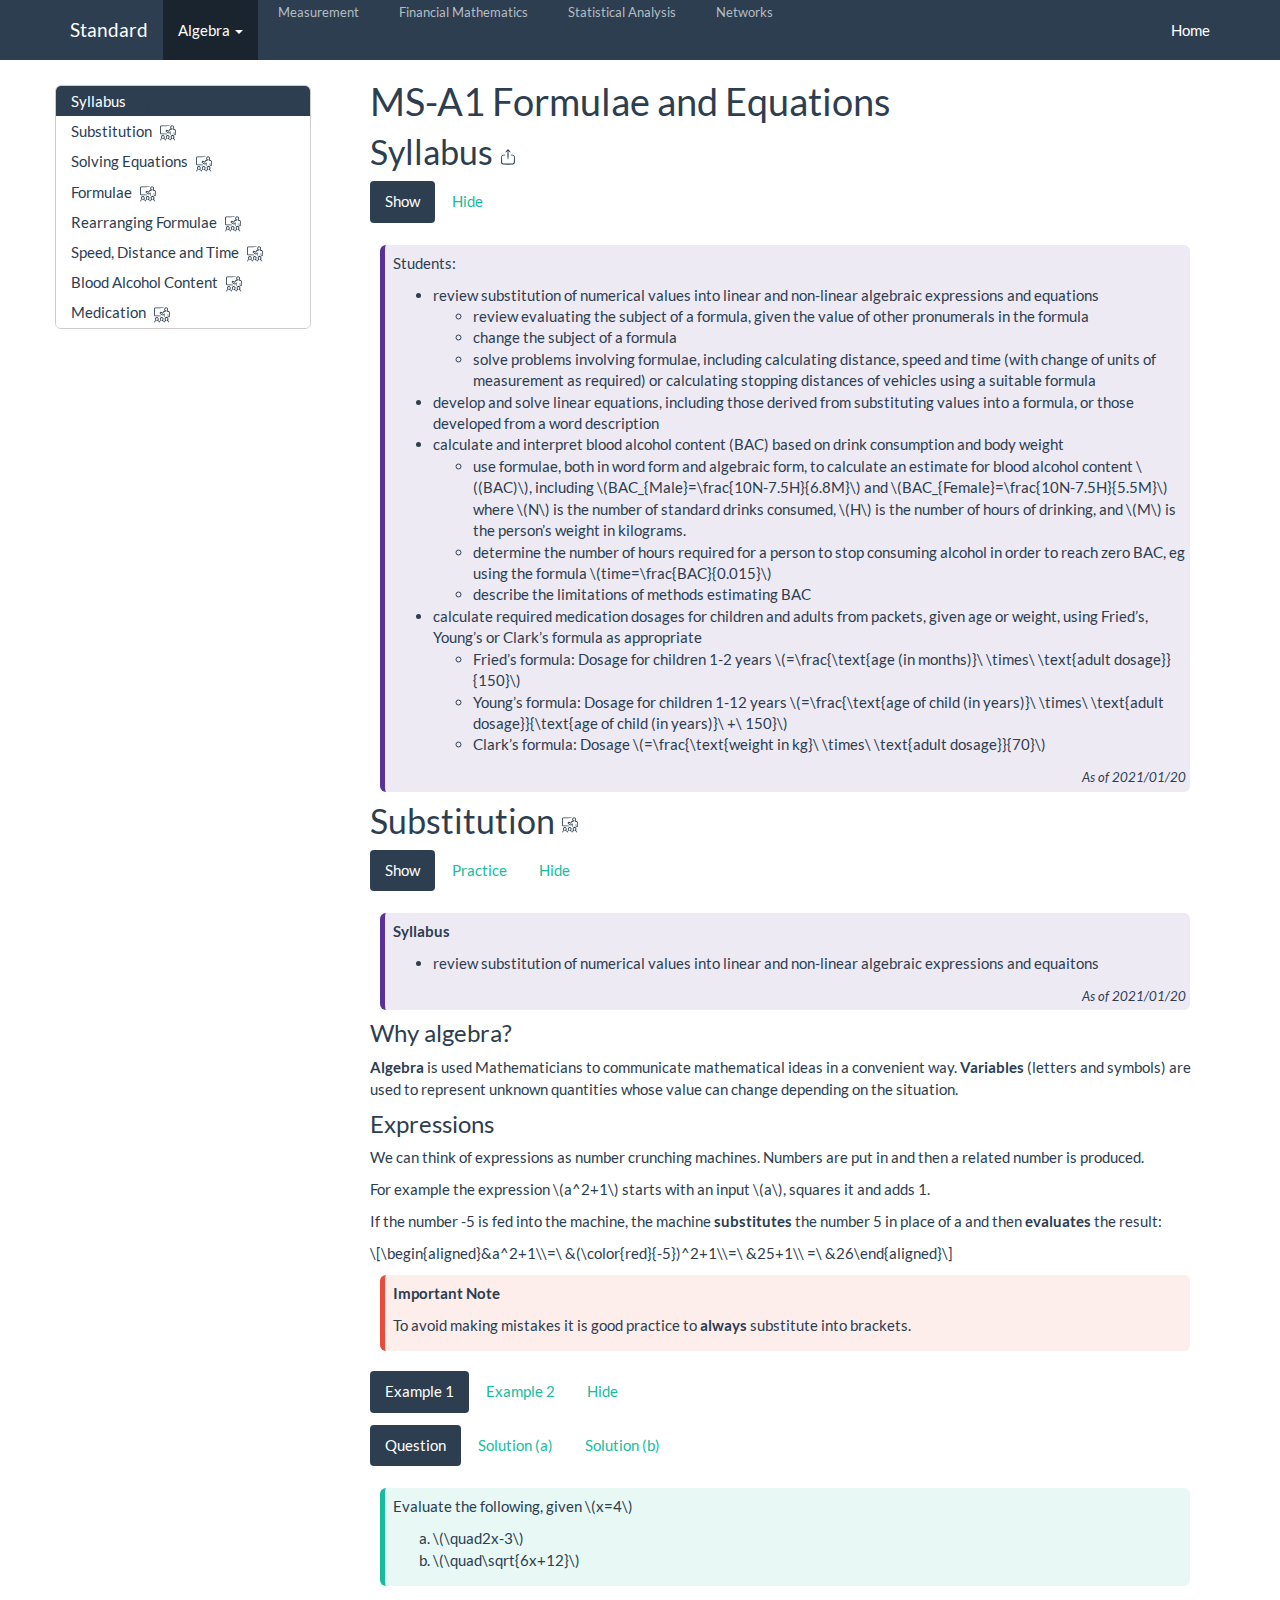
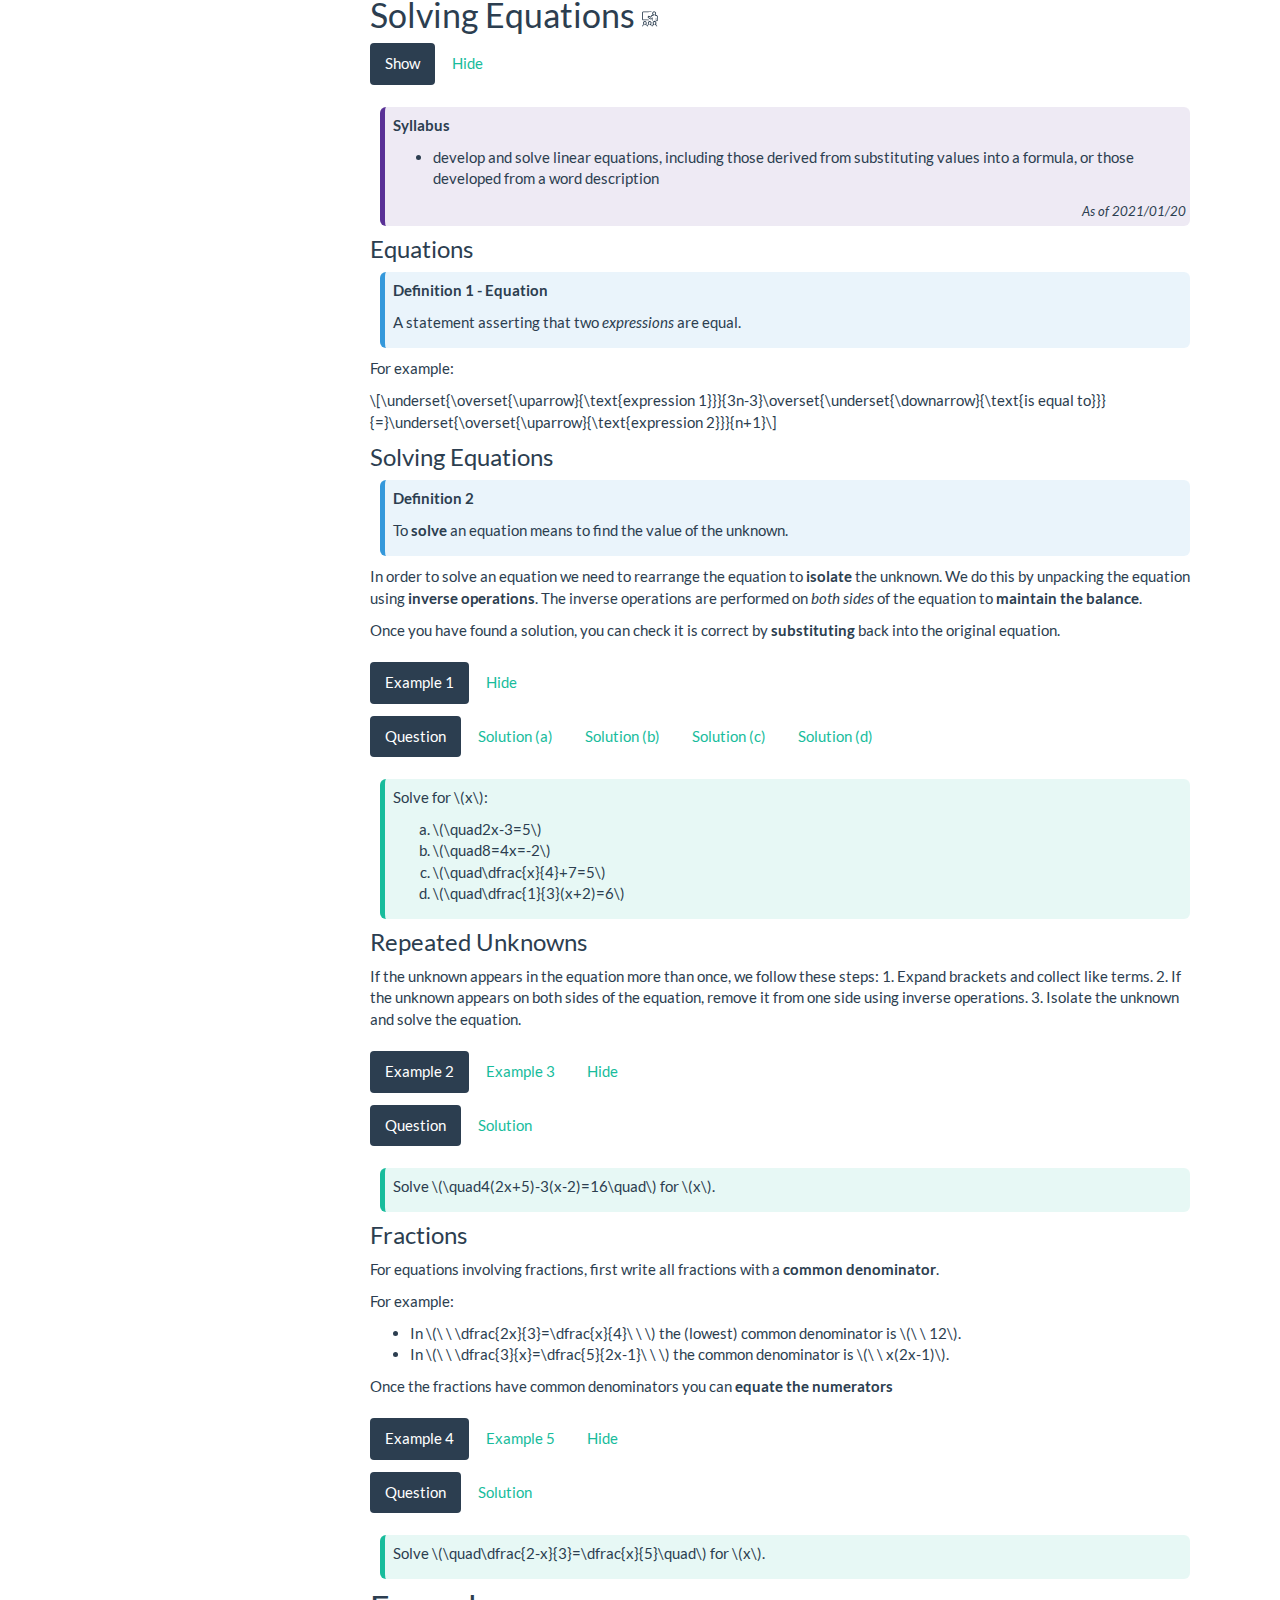
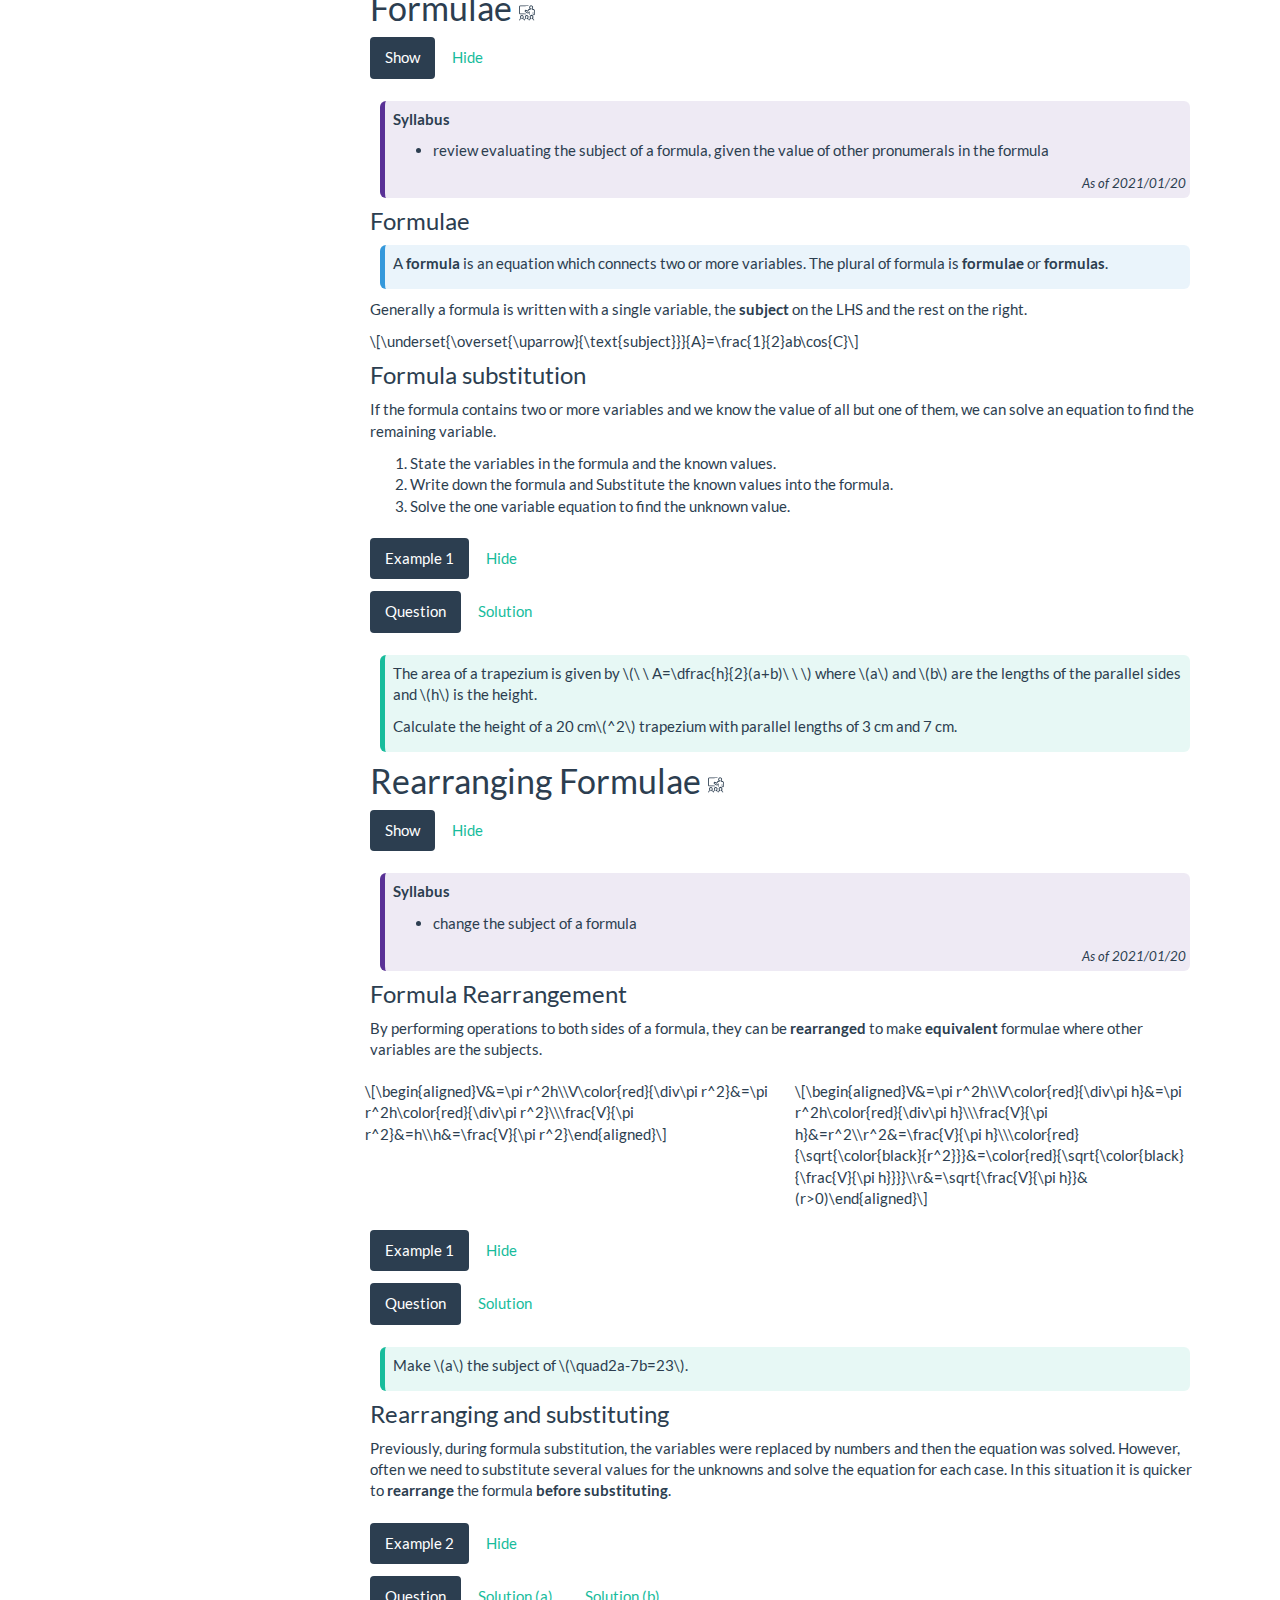
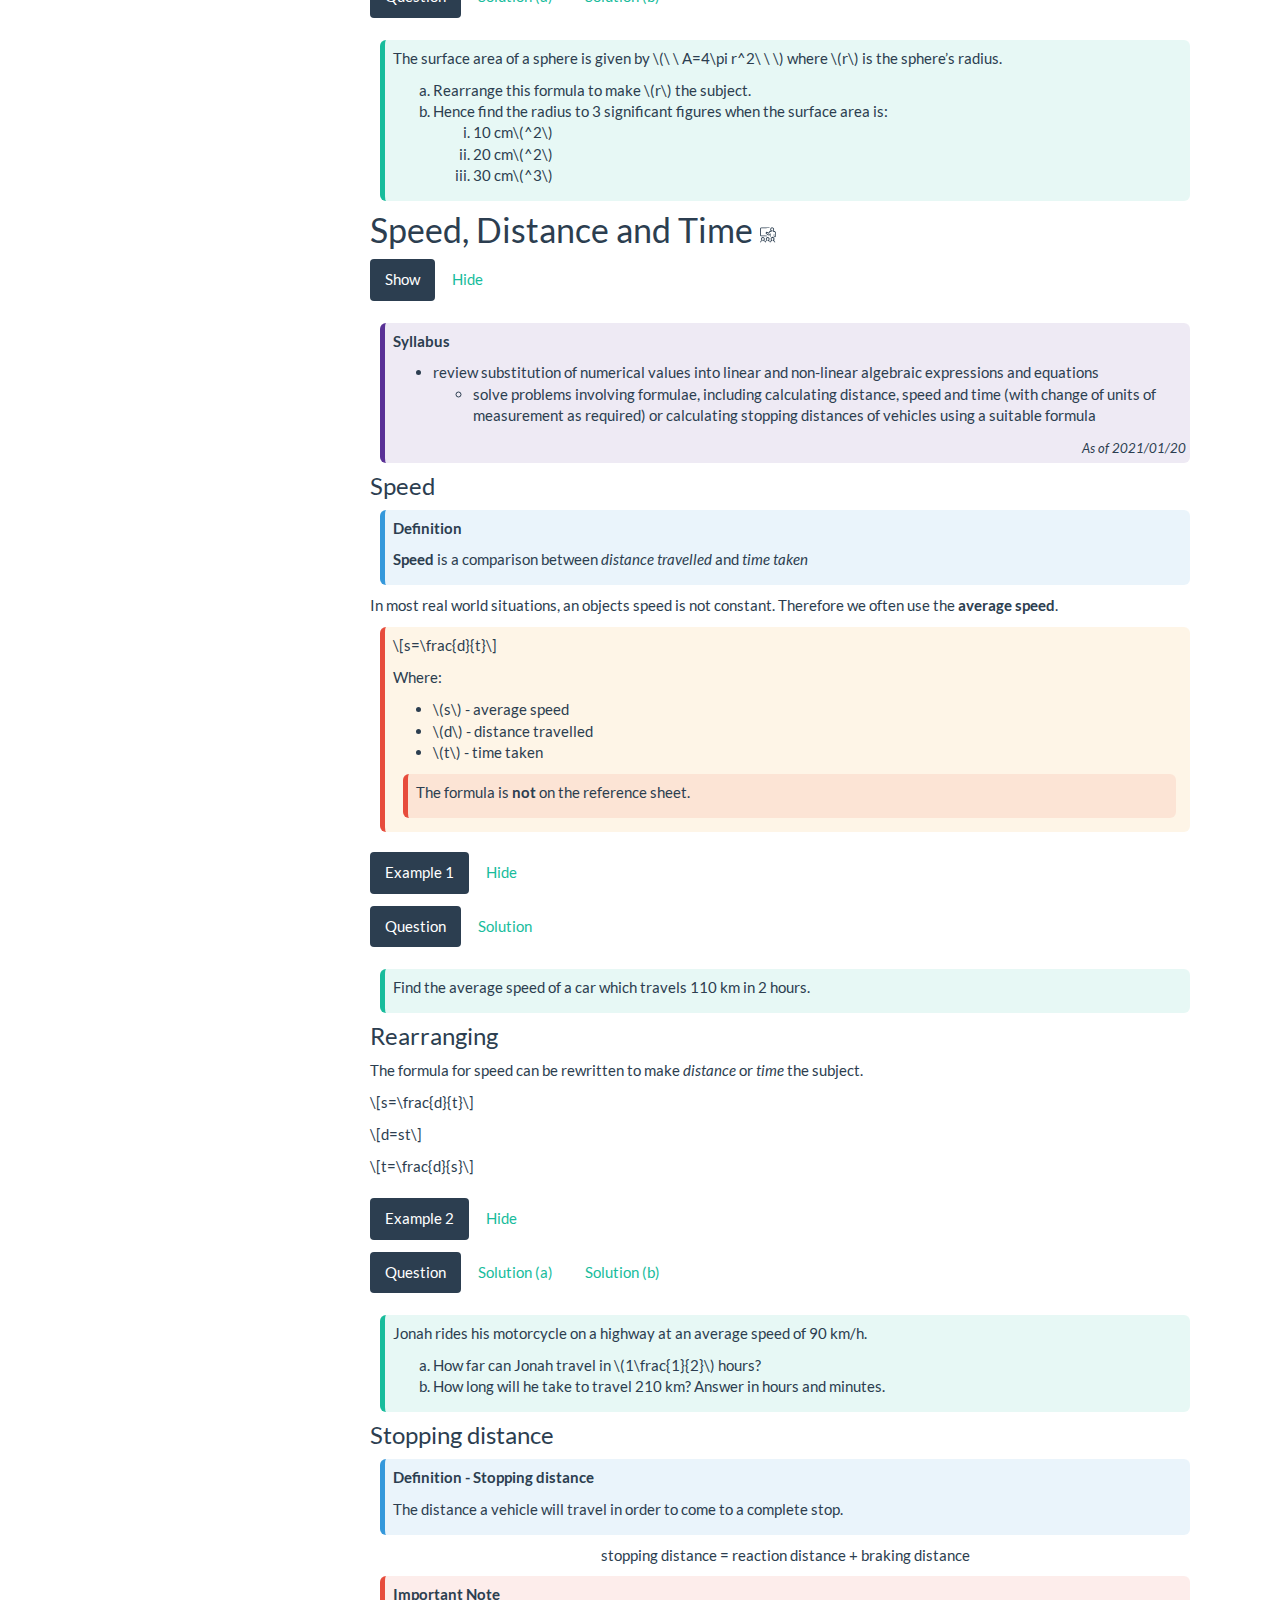
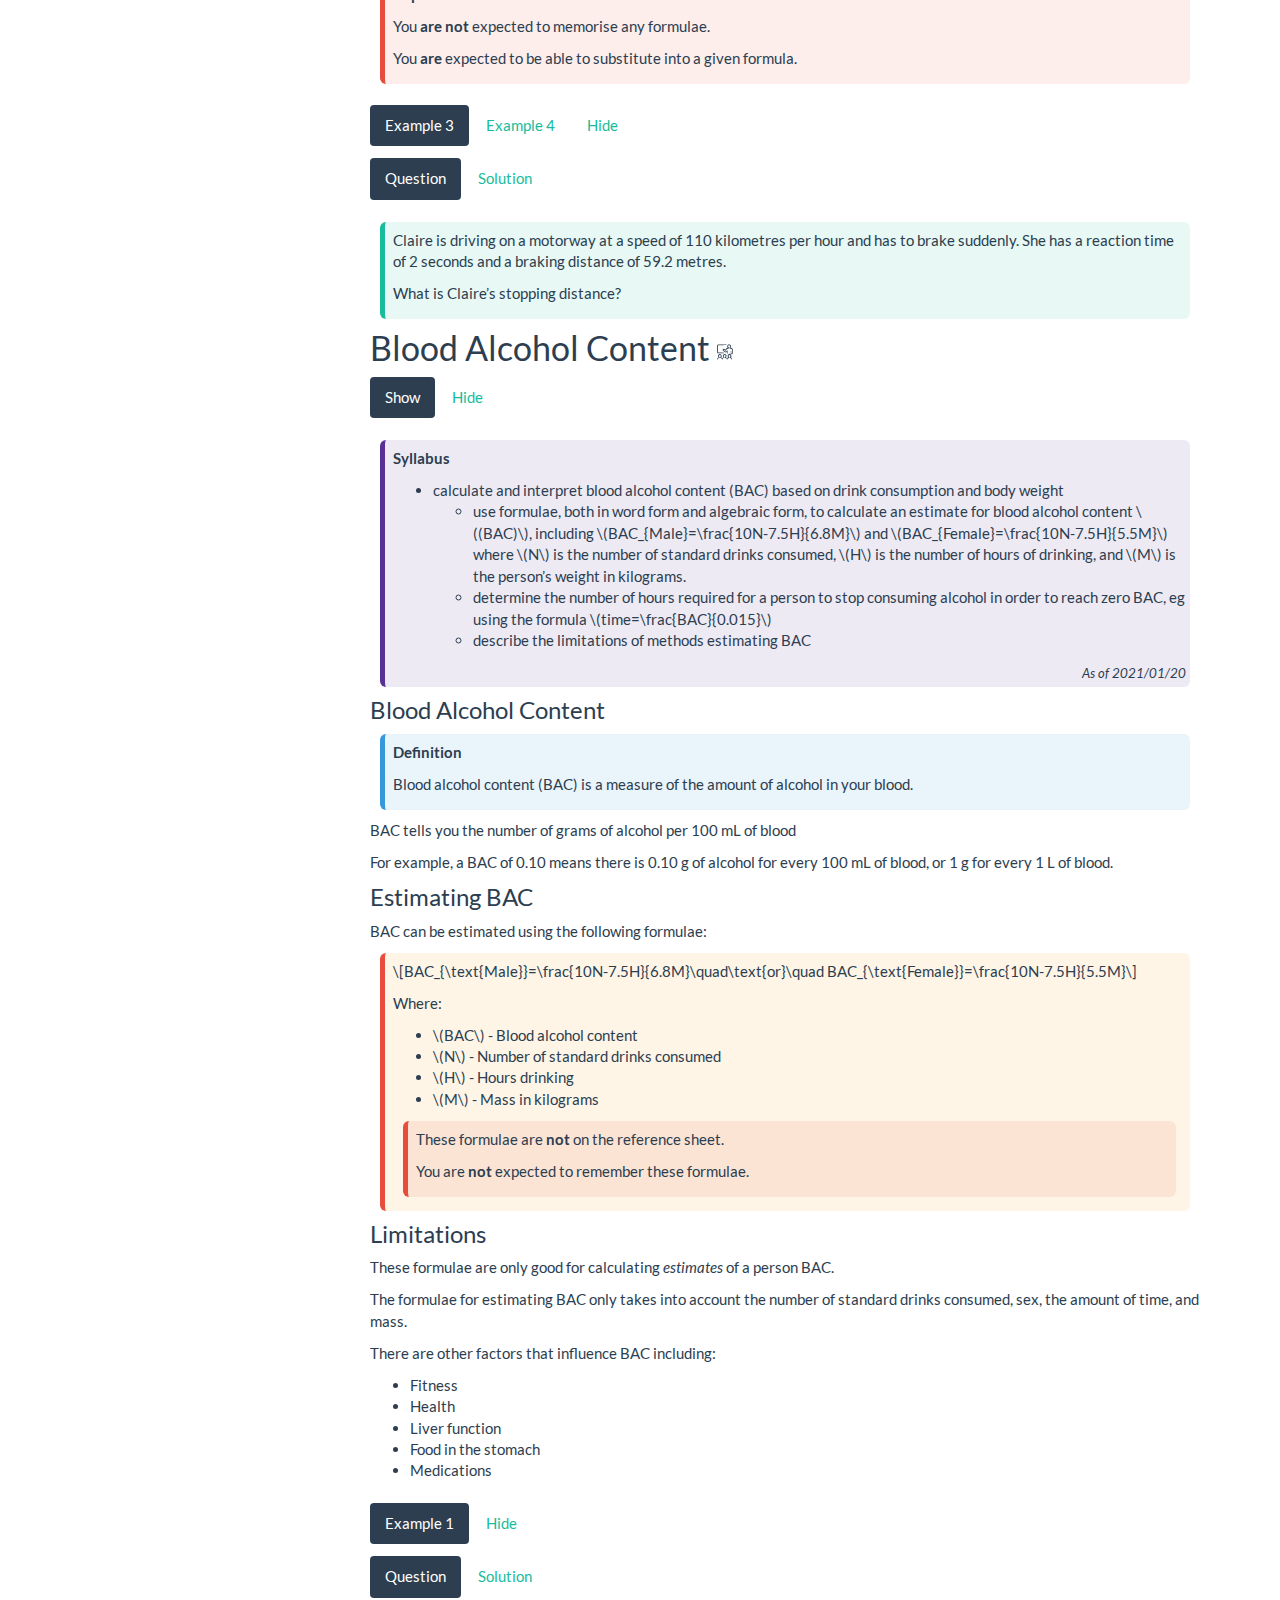
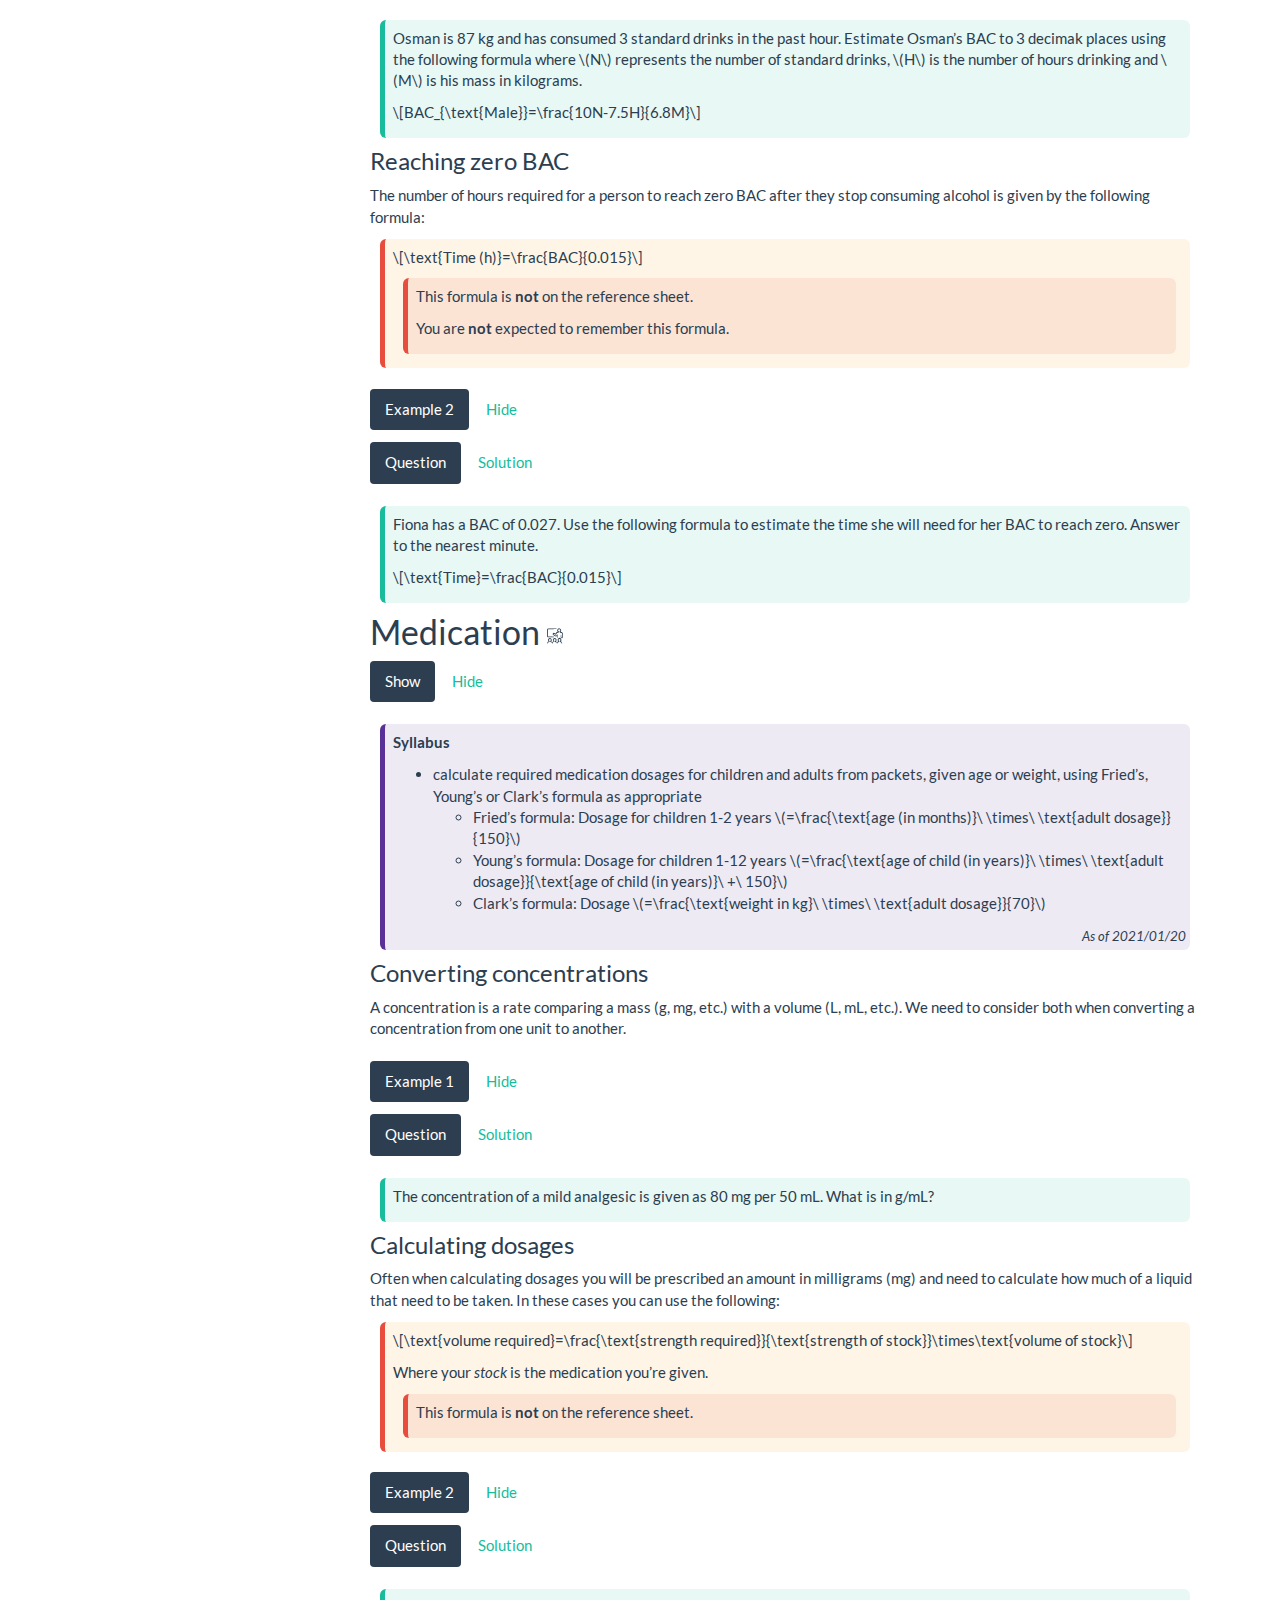
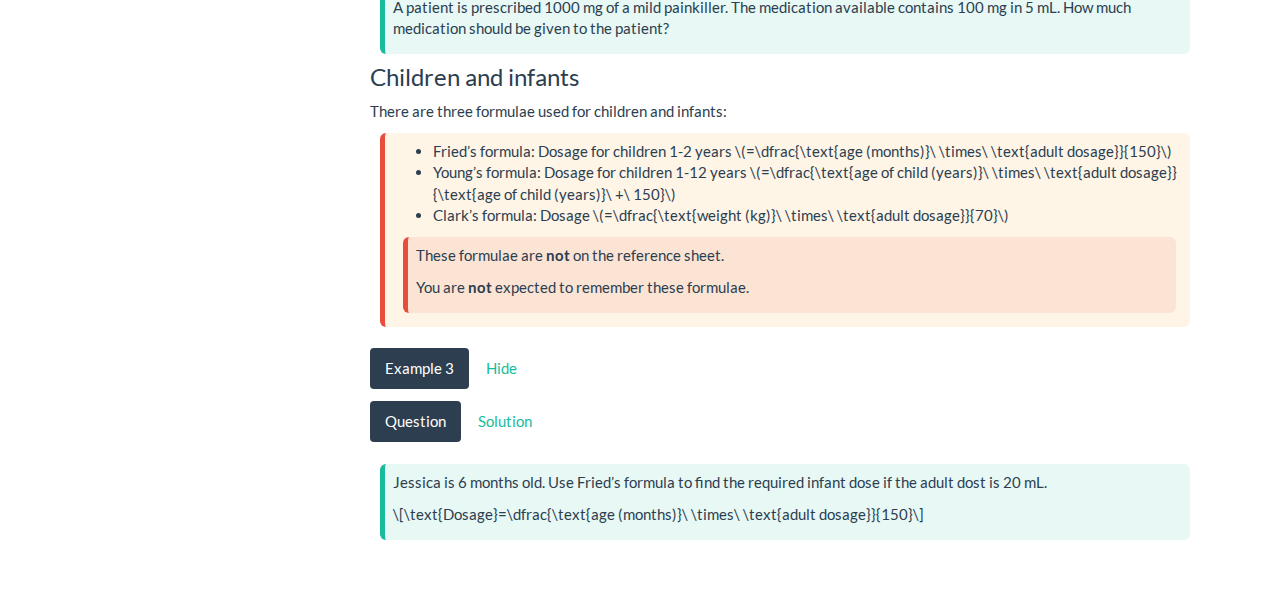
<file: docs/ms-a1_formulae-and-equations.html>
<!DOCTYPE html>

<html>

<head>

<meta charset="utf-8" />
<meta name="generator" content="pandoc" />
<meta http-equiv="X-UA-Compatible" content="IE=EDGE" />




<title>MS-A1 Formulae and Equations</title>

<script src="site_libs/jquery-1.11.3/jquery.min.js"></script>
<meta name="viewport" content="width=device-width, initial-scale=1" />
<link href="site_libs/bootstrap-3.3.5/css/flatly.min.css" rel="stylesheet" />
<script src="site_libs/bootstrap-3.3.5/js/bootstrap.min.js"></script>
<script src="site_libs/bootstrap-3.3.5/shim/html5shiv.min.js"></script>
<script src="site_libs/bootstrap-3.3.5/shim/respond.min.js"></script>
<script src="site_libs/jqueryui-1.11.4/jquery-ui.min.js"></script>
<link href="site_libs/tocify-1.9.1/jquery.tocify.css" rel="stylesheet" />
<script src="site_libs/tocify-1.9.1/jquery.tocify.js"></script>
<script src="site_libs/navigation-1.1/tabsets.js"></script>
<link href="site_libs/highlightjs-9.12.0/textmate.css" rel="stylesheet" />
<script src="site_libs/highlightjs-9.12.0/highlight.js"></script>

<style type="text/css">code{white-space: pre;}</style>
<style type="text/css">
  pre {
    background-color: #f5f5f5;
    border: 1px solid #ccc;
    border-radius: 4px;
    padding: .5rem;
  }
  pre:not([class]) {
    background-color: white;
  }
  pre code {
    background-color: transparent;
  }
</style>
<script type="text/javascript">
if (window.hljs) {
  hljs.configure({languages: []});
  hljs.initHighlightingOnLoad();
  if (document.readyState && document.readyState === "complete") {
    window.setTimeout(function() { hljs.initHighlighting(); }, 0);
  }
}
</script>



<style type="text/css">
h1 {
  font-size: 34px;
}
h1.title {
  font-size: 38px;
}
h2 {
  font-size: 30px;
}
h3 {
  font-size: 24px;
}
h4 {
  font-size: 18px;
}
h5 {
  font-size: 16px;
}
h6 {
  font-size: 12px;
}

.table th:not([align]) {
  text-align: left;
}
</style>

<link rel="stylesheet" href="style.css" type="text/css" />



<style type = "text/css">
.main-container {
  max-width: 940px;
  margin-left: auto;
  margin-right: auto;
}
code {
  color: inherit;
  background-color: rgba(0, 0, 0, 0.04);
}
img {
  max-width:100%;
}
.tabbed-pane {
  padding-top: 12px;
}
.html-widget {
  margin-bottom: 20px;
}
button.code-folding-btn:focus {
  outline: none;
}
summary {
  display: list-item;
}
</style>


<style type="text/css">
/* TODO: remove this padding CSS when we drop BS3 */
/* padding for bootstrap navbar */
body {
  padding-top: 60px;
  padding-bottom: 40px;
}
/* offset scroll position for anchor links (for fixed navbar)  */
.section h1 {
  padding-top: 65px;
  margin-top: -65px;
}
.section h2 {
  padding-top: 65px;
  margin-top: -65px;
}
.section h3 {
  padding-top: 65px;
  margin-top: -65px;
}
.section h4 {
  padding-top: 65px;
  margin-top: -65px;
}
.section h5 {
  padding-top: 65px;
  margin-top: -65px;
}
.section h6 {
  padding-top: 65px;
  margin-top: -65px;
}

.dropdown-submenu {
  position: relative;
}
.dropdown-submenu>.dropdown-menu {
  top: 0;
  left: 100%;
  margin-top: -6px;
  margin-left: -1px;
  border-radius: 0 6px 6px 6px;
}
.dropdown-submenu:hover>.dropdown-menu {
  display: block;
}
.dropdown-submenu>a:after {
  display: block;
  content: " ";
  float: right;
  width: 0;
  height: 0;
  border-color: transparent;
  border-style: solid;
  border-width: 5px 0 5px 5px;
  border-left-color: #cccccc;
  margin-top: 5px;
  margin-right: -10px;
}
.dropdown-submenu:hover>a:after {
  border-left-color: #ffffff;
}
.dropdown-submenu.pull-left {
  float: none;
}
.dropdown-submenu.pull-left>.dropdown-menu {
  left: -100%;
  margin-left: 10px;
  border-radius: 6px 0 6px 6px;
}
</style>

<script>
// manage active state of menu based on current page
$(document).ready(function () {
  // active menu anchor
  href = window.location.pathname
  href = href.substr(href.lastIndexOf('/') + 1)
  if (href === "")
    href = "index.html";
  var menuAnchor = $('a[href="' + href + '"]');

  // mark it active
  menuAnchor.tab('show');

  // if it's got a parent navbar menu mark it active as well
  menuAnchor.closest('li.dropdown').addClass('active');
});
</script>

<!--
  Note that .tabset-dropdown was initially implemented using Glyphicons, which were dropped
  in BS4. The idea behind the "equivalent" BS4 CSS derives from how carets are implemented
  https://github.com/twbs/bootstrap/blob/099860/scss/mixins/_caret.scss#L1
-->
<style type="text/css">
.tabset-dropdown > .nav-tabs {
  display: inline-table;
  max-height: 500px;
  min-height: 44px;
  overflow-y: auto;
  border: 1px solid #ddd;
  border-radius: 4px;
}

.tabset-dropdown > .nav-tabs > li.active-dropdown-tab:before {
  content: "";
  font-family: 'Glyphicons Halflings';
  display: inline-block;
  padding: 10px;
  border-right: 1px solid #ddd;
}

.tabset-dropdown > .nav-tabs.nav-tabs-open > li.active-dropdown-tab:before {
  content: "&#xe258;";
  border: none;
}

.tabset-dropdown > .nav-tabs.nav-tabs-open:before {
  content: "";
  font-family: 'Glyphicons Halflings';
  display: inline-block;
  padding: 10px;
  border-right: 1px solid #ddd;
}

.tabset-dropdown > .nav-tabs > li.active-dropdown-tab {
  display: block;
}

.tabset-dropdown > .nav-tabs > li > a,
.tabset-dropdown > .nav-tabs > li > a:focus,
.tabset-dropdown > .nav-tabs > li > a:hover {
  border: none;
  display: inline-block;
  border-radius: 4px;
  background-color: transparent;
}

.tabset-dropdown > .nav-tabs.nav-tabs-open > li {
  display: block;
  float: none;
}

.tabset-dropdown > .nav-tabs > li {
  display: none;
}
</style>

<!-- code folding -->



<style type="text/css">

#TOC {
  margin: 25px 0px 20px 0px;
}
@media (max-width: 768px) {
#TOC {
  position: relative;
  width: 100%;
}
}

@media print {
.toc-content {
  /* see https://github.com/w3c/csswg-drafts/issues/4434 */
  float: right;
}
}

.toc-content {
  padding-left: 30px;
  padding-right: 40px;
}

div.main-container {
  max-width: 1200px;
}

div.tocify {
  width: 20%;
  max-width: 260px;
  max-height: 85%;
}

@media (min-width: 768px) and (max-width: 991px) {
  div.tocify {
    width: 25%;
  }
}

@media (max-width: 767px) {
  div.tocify {
    width: 100%;
    max-width: none;
  }
}

.tocify ul, .tocify li {
  line-height: 20px;
}

.tocify-subheader .tocify-item {
  font-size: 0.90em;
}

.tocify .list-group-item {
  border-radius: 0px;
}


</style>



</head>

<body>


<div class="container-fluid main-container">


<!-- setup 3col/9col grid for toc_float and main content  -->
<div class="row">
<div class="col-xs-12 col-sm-4 col-md-3">
<div id="TOC" class="tocify">
</div>
</div>

<div class="toc-content col-sm-12 col-md-8 col-lg-9">




<div class="navbar navbar-default  navbar-fixed-top" role="navigation">
  <div class="container">
    <div class="navbar-header">
      <button type="button" class="navbar-toggle collapsed" data-toggle="collapse" data-target="#navbar">
        <span class="icon-bar"></span>
        <span class="icon-bar"></span>
        <span class="icon-bar"></span>
      </button>
      <a class="navbar-brand" href="index.html">Standard</a>
    </div>
    <div id="navbar" class="navbar-collapse collapse">
      <ul class="nav navbar-nav">
        <li class="dropdown">
  <a href="#" class="dropdown-toggle" data-toggle="dropdown" role="button" aria-expanded="false">
    Algebra
     
    <span class="caret"></span>
  </a>
  <ul class="dropdown-menu" role="menu">
    <li>
      <a href="ms-a1_formulae-and-equations.html">MS-A1 Formulae and Equations</a>
    </li>
    <li class="dropdown-submenu">
      <a href="#" class="dropdown-toggle" data-toggle="dropdown" role="button" aria-expanded="false">MS-A4 Types of Relationships</a>
      <ul class="dropdown-menu" role="menu">
        <li>
          <a href="ms-a4-2_non-linear-relationships.html">MS-A4.2 Non-linear relationships</a>
        </li>
      </ul>
    </li>
  </ul>
</li>
<li class="dropdown-header">Measurement</li>
<li class="dropdown-header">Financial Mathematics</li>
<li class="dropdown-header">Statistical Analysis</li>
<li class="dropdown-header">Networks</li>
      </ul>
      <ul class="nav navbar-nav navbar-right">
        <li>
  <a href="https://claytonpollard.github.io/index.html">Home</a>
</li>
      </ul>
    </div><!--/.nav-collapse -->
  </div><!--/.container -->
</div><!--/.navbar -->
<script src="https://cdn.geogebra.org/apps/deployggb.js"></script>

<div id="header">



<h1 class="title toc-ignore">MS-A1 Formulae and Equations</h1>

</div>


<div id="syllabus" class="section level1 tabset tabset-fade tabset-pills">
<h1>Syllabus <a href="https://syllabus.nesa.nsw.edu.au/assets/mathematics_standard/mathematics-standard-stage-6-syllabus-2017.pdf" target="blank"><img src="open.svg" width="16" /></a></h1>
<div id="show" class="section level2">
<h2>Show</h2>
<div class="syllabus">
<p>Students:</p>
<ul>
<li>review substitution of numerical values into linear and non-linear algebraic expressions and equations
<ul>
<li>review evaluating the subject of a formula, given the value of other pronumerals in the formula</li>
<li>change the subject of a formula</li>
<li>solve problems involving formulae, including calculating distance, speed and time (with change of units of measurement as required) or calculating stopping distances of vehicles using a suitable formula</li>
</ul></li>
<li>develop and solve linear equations, including those derived from substituting values into a formula, or those developed from a word description</li>
<li>calculate and interpret blood alcohol content (BAC) based on drink consumption and body weight
<ul>
<li>use formulae, both in word form and algebraic form, to calculate an estimate for blood alcohol content <span class="math inline">\((BAC)\)</span>, including <span class="math inline">\(BAC_{Male}=\frac{10N-7.5H}{6.8M}\)</span> and <span class="math inline">\(BAC_{Female}=\frac{10N-7.5H}{5.5M}\)</span> where <span class="math inline">\(N\)</span> is the number of standard drinks consumed, <span class="math inline">\(H\)</span> is the number of hours of drinking, and <span class="math inline">\(M\)</span> is the person’s weight in kilograms.</li>
<li>determine the number of hours required for a person to stop consuming alcohol in order to reach zero BAC, eg using the formula <span class="math inline">\(time=\frac{BAC}{0.015}\)</span></li>
<li>describe the limitations of methods estimating BAC</li>
</ul></li>
<li>calculate required medication dosages for children and adults from packets, given age or weight, using Fried’s, Young’s or Clark’s formula as appropriate
<ul>
<li>Fried’s formula: Dosage for children 1-2 years <span class="math inline">\(=\frac{\text{age (in months)}\ \times\ \text{adult dosage}}{150}\)</span></li>
<li>Young’s formula: Dosage for children 1-12 years <span class="math inline">\(=\frac{\text{age of child (in years)}\ \times\ \text{adult dosage}}{\text{age of child (in years)}\ +\ 150}\)</span></li>
<li>Clark’s formula: Dosage <span class="math inline">\(=\frac{\text{weight in kg}\ \times\ \text{adult dosage}}{70}\)</span></li>
</ul></li>
</ul>
<div align="right">
<i><small>As of 2021/01/20</small></i>
</div>
</div>
</div>
<div id="hide" class="section level2">
<h2>Hide</h2>
</div>
</div>
<div id="substitution" class="section level1 tabset tabset-fade tabset-pills">
<h1>Substitution <a href="https://claytonpollard.github.io/stage6_standard_presentations/MS-A1/a_substitution.pdf" target="blank"><img src="pres.svg" width="16" /></a></h1>
<div id="show-1" class="section level2">
<h2>Show</h2>
<div class="syllabus">
<p><strong>Syllabus</strong></p>
<ul>
<li>review substitution of numerical values into linear and non-linear algebraic expressions and equaitons</li>
</ul>
<div align="right">
<i><small>As of 2021/01/20</small></i>
</div>
</div>
<div id="why-algebra" class="section level3">
<h3>Why algebra?</h3>
<p><strong>Algebra</strong> is used Mathematicians to communicate mathematical ideas in a convenient way. <strong>Variables</strong> (letters and symbols) are used to represent unknown quantities whose value can change depending on the situation.</p>
</div>
<div id="expressions" class="section level3">
<h3>Expressions</h3>
<p>We can think of expressions as number crunching machines. Numbers are put in and then a related number is produced.</p>
<p>For example the expression <span class="math inline">\(a^2+1\)</span> starts with an input <span class="math inline">\(a\)</span>, squares it and adds 1.</p>
<p>If the number -5 is fed into the machine, the machine <strong>substitutes</strong> the number 5 in place of a and then <strong>evaluates</strong> the result:</p>
<p><span class="math display">\[\begin{aligned}&amp;a^2+1\\=\ &amp;(\color{red}{-5})^2+1\\=\ &amp;25+1\\ =\ &amp;26\end{aligned}\]</span></p>
<div class="important">
<p><strong>Important Note</strong></p>
<p>To avoid making mistakes it is good practice to <strong>always</strong> substitute into brackets.</p>
</div>
<div id="section" class="section level4 tabset tabset-fade tabset-pills unlisted unnumbered">
<h4></h4>
<div id="example-1" class="section level5 tabset tabset-fade tabset-pills">
<h5>Example 1</h5>
<div id="question" class="section level6">
<h6>Question</h6>
<div class="example">
<p>Evaluate the following, given <span class="math inline">\(x=4\)</span></p>
<ol style="list-style-type: lower-alpha">
<li><span class="math inline">\(\quad2x-3\)</span></li>
<li><span class="math inline">\(\quad\sqrt{6x+12}\)</span></li>
</ol>
</div>
</div>
<div id="solution-a" class="section level6">
<h6>Solution (a)</h6>
<p>Evaluate the following, given <span class="math inline">\(x=4\)</span></p>
<ol style="list-style-type: lower-alpha">
<li><span class="math inline">\(\quad2x-3\)</span></li>
<li><span class="math inline">\(\quad\sqrt{6x+12}\)</span></li>
</ol>
<div class="solution">
<p><span class="math inline">\(\begin{aligned}&amp;2x-3\\=\ &amp;2(\color{red}{4})-3\\=\ &amp;8-3\\=\ &amp;5\end{aligned}\)</span></p>
</div>
</div>
<div id="solution-b" class="section level6">
<h6>Solution (b)</h6>
<p>Evaluate the following, given <span class="math inline">\(x=4\)</span></p>
<ol style="list-style-type: lower-alpha">
<li><span class="math inline">\(\quad2x-3\)</span></li>
<li><span class="math inline">\(\quad\sqrt{6x+12}\)</span></li>
</ol>
<div class="solution">
<p><span class="math inline">\(\begin{aligned}&amp;\sqrt{6x+12}\\=\ &amp;\sqrt{6(\color{red}{4})+12}\\=\ &amp;\sqrt{24+12}\\=\ &amp;\sqrt{36}\\=\ &amp;6\end{aligned}\)</span></p>
</div>
</div>
</div>
<div id="example-2" class="section level5 tabset tabset-fade tabset-pills">
<h5>Example 2</h5>
<div id="question-1" class="section level6">
<h6>Question</h6>
<div class="example">
<p>Evaluate <span class="math inline">\(\quad a^2-5b+c\quad\)</span> given <span class="math inline">\(a=3\)</span>, <span class="math inline">\(b=-3\)</span>, <span class="math inline">\(c=7\)</span></p>
</div>
</div>
<div id="solution" class="section level6">
<h6>Solution</h6>
<p>Evaluate <span class="math inline">\(\quad a^2-5b+c\quad\)</span> given <span class="math inline">\(a=3\)</span>, <span class="math inline">\(b=-3\)</span>, <span class="math inline">\(c=7\)</span></p>
<div class="solution">
<p><span class="math inline">\(\begin{aligned}&amp;a^2-5b+c\\=\ &amp;(\color{red}{3})^2-5(\color{red}{-3})+(\color{red}{7})\\=\ &amp;9+15+7\\=\ &amp;31\end{aligned}\)</span></p>
</div>
</div>
</div>
<div id="hide-1" class="section level5">
<h5>Hide</h5>
</div>
</div>
</div>
</div>
<div id="practice" class="section level2 tabset tabset-fade tabset-pills">
<h2>Practice</h2>
<div id="questions" class="section level3">
<h3>Questions</h3>
<p>If <span class="math inline">\(a=4\)</span>, <span class="math inline">\(b=-1\)</span>, and <span class="math inline">\(c=-3\)</span>, evaluate:</p>
<ol style="list-style-type: lower-alpha">
<li><span class="math inline">\(\quad3a\)</span></li>
<li><span class="math inline">\(\quad2a-3b\)</span></li>
<li><span class="math inline">\(\quad2ac\)</span></li>
<li><span class="math inline">\(\quad ac-3c\)</span></li>
<li><span class="math inline">\(\quad\dfrac{a}{2b}\)</span></li>
<li><span class="math inline">\(\quad\dfrac{2ac}{b-c}\)</span></li>
<li><span class="math inline">\(\quad(2c)^2\)</span></li>
<li><span class="math inline">\(\quad2c^2\)</span></li>
</ol>
</div>
<div id="answers" class="section level3">
<h3>Answers</h3>
<ol style="list-style-type: lower-alpha">
<li><span class="math inline">\(\quad12\)</span></li>
<li><span class="math inline">\(\quad11\)</span></li>
<li><span class="math inline">\(\quad-24\)</span></li>
<li><span class="math inline">\(\quad-3\)</span></li>
<li><span class="math inline">\(\quad-2\)</span></li>
<li><span class="math inline">\(\quad-12\)</span></li>
<li><span class="math inline">\(\quad36\)</span></li>
<li><span class="math inline">\(\quad18\)</span></li>
</ol>
</div>
</div>
<div id="hide-2" class="section level2">
<h2>Hide</h2>
</div>
</div>
<div id="solving-equations" class="section level1 tabset tabset-fade tabset-pills">
<h1>Solving Equations <a href="https://claytonpollard.github.io/stage6_standard_presentations/MS-A1/b_solving-equations.pdf" target="blank"><img src="pres.svg" width="16" /></a></h1>
<div id="show-2" class="section level2">
<h2>Show</h2>
<div class="syllabus">
<p><strong>Syllabus</strong></p>
<ul>
<li>develop and solve linear equations, including those derived from substituting values into a formula, or those developed from a word description</li>
</ul>
<div align="right">
<i><small>As of 2021/01/20</small></i>
</div>
</div>
<div id="equations" class="section level3">
<h3>Equations</h3>
<div class="definition">
<p><strong>Definition 1 - Equation</strong></p>
<p>A statement asserting that two <em>expressions</em> are equal.</p>
</div>
<p>For example:</p>
<p><span class="math display">\[\underset{\overset{\uparrow}{\text{expression 1}}}{3n-3}\overset{\underset{\downarrow}{\text{is equal to}}}{=}\underset{\overset{\uparrow}{\text{expression 2}}}{n+1}\]</span></p>
</div>
<div id="solving-equations-1" class="section level3">
<h3>Solving Equations</h3>
<div class="definition">
<p><strong>Definition 2</strong></p>
<p>To <strong>solve</strong> an equation means to find the value of the unknown.</p>
</div>
<p>In order to solve an equation we need to rearrange the equation to <strong>isolate</strong> the unknown. We do this by unpacking the equation using <strong>inverse operations</strong>. The inverse operations are performed on <em>both sides</em> of the equation to <strong>maintain the balance</strong>.</p>
<p>Once you have found a solution, you can check it is correct by <strong>substituting</strong> back into the original equation.</p>
<div id="section-1" class="section level4 tabset tabset-fade tabset-pills">
<h4></h4>
<div id="example-1-1" class="section level5 tabset tabset-fade tabset-pills">
<h5>Example 1</h5>
<div id="question-2" class="section level6">
<h6>Question</h6>
<div class="example">
<p>Solve for <span class="math inline">\(x\)</span>:</p>
<ol style="list-style-type: lower-alpha">
<li><span class="math inline">\(\quad2x-3=5\)</span></li>
<li><span class="math inline">\(\quad8=4x=-2\)</span></li>
<li><span class="math inline">\(\quad\dfrac{x}{4}+7=5\)</span></li>
<li><span class="math inline">\(\quad\dfrac{1}{3}(x+2)=6\)</span></li>
</ol>
</div>
</div>
<div id="solution-a-1" class="section level6">
<h6>Solution (a)</h6>
<p>Solve for <span class="math inline">\(x\)</span>:</p>
<ol style="list-style-type: lower-alpha">
<li><span class="math inline">\(\quad2x-3=5\)</span></li>
<li><span class="math inline">\(\quad8=4x=-2\)</span></li>
<li><span class="math inline">\(\quad\dfrac{x}{4}+7=5\)</span></li>
<li><span class="math inline">\(\quad\dfrac{1}{3}(x+2)=6\)</span></li>
</ol>
<div class="solution">
<p><span class="math inline">\(\begin{aligned}2x-3&amp;=5\\2x-3\color{red}{+3}&amp;=5\color{red}{+3}\\2x&amp;=8\\2x\color{red}{\div2}&amp;=8\color{red}{\div2}\\x&amp;=4\end{aligned}\)</span></p>
</div>
</div>
<div id="solution-b-1" class="section level6">
<h6>Solution (b)</h6>
<p>Solve for <span class="math inline">\(x\)</span>:</p>
<ol style="list-style-type: lower-alpha">
<li><span class="math inline">\(\quad2x-3=5\)</span></li>
<li><span class="math inline">\(\quad8=4x=-2\)</span></li>
<li><span class="math inline">\(\quad\dfrac{x}{4}+7=5\)</span></li>
<li><span class="math inline">\(\quad\dfrac{1}{3}(x+2)=6\)</span></li>
</ol>
<div class="solution">
<p><span class="math inline">\(\begin{aligned}8-4x&amp;=-2\\8-4x\color{red}{+4x+2}&amp;=-2\color{red}{+4x+2}\\10&amp;=4x\\10\color{red}{\div4}&amp;=4x\color{red}{\div4}\\\frac{10}{4}&amp;=x\\x&amp;=\frac{10}{4}\\x&amp;=\frac{5}{2}=2.5\end{aligned}\)</span></p>
</div>
<div class="note">
<p>It is best practice to have the unknown on the left hand side (LHS) in your answer.</p>
</div>
</div>
<div id="solution-c" class="section level6">
<h6>Solution (c)</h6>
<p>Solve for <span class="math inline">\(x\)</span>:</p>
<ol style="list-style-type: lower-alpha">
<li><span class="math inline">\(\quad2x-3=5\)</span></li>
<li><span class="math inline">\(\quad8=4x=-2\)</span></li>
<li><span class="math inline">\(\quad\dfrac{x}{4}+7=5\)</span></li>
<li><span class="math inline">\(\quad\dfrac{1}{3}(x+2)=6\)</span></li>
</ol>
<div class="solution">
<p><span class="math inline">\(\begin{aligned}\frac{x}{4}+7&amp;=5\\\frac{x}{4}+7\color{red}{-7}&amp;=5\color{red}{-7}\\\frac{x}{4}&amp;=-2\\\frac{x}{4}\color{red}{\times4}&amp;=-2\color{red}{\times4}\\x&amp;=-8\end{aligned}\)</span></p>
</div>
</div>
<div id="solution-d" class="section level6">
<h6>Solution (d)</h6>
<p>Solve for <span class="math inline">\(x\)</span>:</p>
<ol style="list-style-type: lower-alpha">
<li><span class="math inline">\(\quad2x-3=5\)</span></li>
<li><span class="math inline">\(\quad8=4x=-2\)</span></li>
<li><span class="math inline">\(\quad\dfrac{x}{4}+7=5\)</span></li>
<li><span class="math inline">\(\quad\dfrac{1}{3}(x+2)=6\)</span></li>
</ol>
<div class="solution">
<p><span class="math inline">\(\begin{aligned}\frac{1}{3}(x+2)&amp;=6\\\frac{1}{3}(x+2)\color{red}{\times3}&amp;=6\color{red}{\times3}\\x+2&amp;=18\\x+2\color{red}{-2}&amp;=18\color{red}{-2}\\x&amp;=16\end{aligned}\)</span></p>
</div>
</div>
</div>
<div id="hide-3" class="section level5">
<h5>Hide</h5>
</div>
</div>
</div>
<div id="repeated-unknowns" class="section level3">
<h3>Repeated Unknowns</h3>
<p>If the unknown appears in the equation more than once, we follow these steps: 1. Expand brackets and collect like terms. 2. If the unknown appears on both sides of the equation, remove it from one side using inverse operations. 3. Isolate the unknown and solve the equation.</p>
<div id="section-2" class="section level4 tabset tabset-fade tabset-pills">
<h4></h4>
<div id="example-2-1" class="section level5 tabset tabset-fade tabset-pills">
<h5>Example 2</h5>
<div id="question-3" class="section level6">
<h6>Question</h6>
<div class="example">
<p>Solve <span class="math inline">\(\quad4(2x+5)-3(x-2)=16\quad\)</span> for <span class="math inline">\(x\)</span>.</p>
</div>
</div>
<div id="solution-1" class="section level6">
<h6>Solution</h6>
<p>Solve <span class="math inline">\(\quad4(2x+5)-3(x-2)=16\quad\)</span> for <span class="math inline">\(x\)</span>.</p>
<div class="solution">
<p><span class="math inline">\(\begin{aligned}4(2x+5)-3(x-2)&amp;=16\\8x+20-3x+6&amp;=16\\5x+26&amp;=16\\5x+26\color{red}{-26}&amp;=16\color{red}{-26}\\5x&amp;=-10\\5x\color{red}{\div5}&amp;=-10\color{red}{\div5}\\x&amp;=-2\end{aligned}\)</span></p>
</div>
</div>
</div>
<div id="example-3" class="section level5 tabset tabset-fade tabset-pills">
<h5>Example 3</h5>
<div id="question-4" class="section level6">
<h6>Question</h6>
<div class="example">
<p>Solve for <span class="math inline">\(x\)</span>:</p>
<ol style="list-style-type: lower-alpha">
<li><span class="math inline">\(\quad4x-3=3x+7\)</span></li>
<li><span class="math inline">\(\quad5-3(-1+x)=x\)</span></li>
</ol>
</div>
</div>
<div id="solution-a-2" class="section level6">
<h6>Solution (a)</h6>
<p>Solve for <span class="math inline">\(x\)</span>:</p>
<ol style="list-style-type: lower-alpha">
<li><span class="math inline">\(\quad4x-3=3x+7\)</span></li>
<li><span class="math inline">\(\quad5-3(-1+x)=x\)</span></li>
</ol>
<div class="solution">
<p><span class="math inline">\(\begin{aligned}4x-3&amp;=3x+7\\4x\color{red}{-3x}-3\color{red}{+3}&amp;=3x\color{red}{-3x}+7\color{red}{+3}\\x&amp;=10\end{aligned}\)</span></p>
</div>
</div>
<div id="solution-b-2" class="section level6">
<h6>Solution (b)</h6>
<p>Solve for <span class="math inline">\(x\)</span>:</p>
<ol style="list-style-type: lower-alpha">
<li><span class="math inline">\(\quad4x-3=3x+7\)</span></li>
<li><span class="math inline">\(\quad5-3(-1+x)=x\)</span></li>
</ol>
<div class="solution">
<p><span class="math inline">\(\begin{aligned}5-3(-1+x)&amp;=x\\5+3-3x&amp;=x\\8-3x\color{red}{+3x}&amp;=x\color{red}{+3x}\\8&amp;=4x\\8\color{red}{\div4}&amp;=4x\color{red}{\div4}\\2&amp;=x\\x&amp;=2\end{aligned}\)</span></p>
</div>
</div>
</div>
<div id="hide-4" class="section level5">
<h5>Hide</h5>
</div>
</div>
</div>
<div id="fractions" class="section level3">
<h3>Fractions</h3>
<p>For equations involving fractions, first write all fractions with a <strong>common denominator</strong>.</p>
<p>For example:</p>
<ul>
<li>In <span class="math inline">\(\ \ \dfrac{2x}{3}=\dfrac{x}{4}\ \ \)</span> the (lowest) common denominator is <span class="math inline">\(\ \ 12\)</span>.</li>
<li>In <span class="math inline">\(\ \ \dfrac{3}{x}=\dfrac{5}{2x-1}\ \ \)</span> the common denominator is <span class="math inline">\(\ \ x(2x-1)\)</span>.</li>
</ul>
<p>Once the fractions have common denominators you can <strong>equate the numerators</strong></p>
<div id="section-3" class="section level4 tabset tabset-fade tabset-pills">
<h4></h4>
<div id="example-4" class="section level5 tabset tabset-fade tabset-pills">
<h5>Example 4</h5>
<div id="question-5" class="section level6">
<h6>Question</h6>
<div class="example">
<p>Solve <span class="math inline">\(\quad\dfrac{2-x}{3}=\dfrac{x}{5}\quad\)</span> for <span class="math inline">\(x\)</span>.</p>
</div>
</div>
<div id="solution-2" class="section level6">
<h6>Solution</h6>
<p>Solve <span class="math inline">\(\quad\dfrac{2-x}{3}=\dfrac{x}{5}\quad\)</span> for <span class="math inline">\(x\)</span>.</p>
<div class="solution">
<p><span class="math inline">\(\begin{aligned}\frac{2-x}{3}&amp;=\frac{x}{5}\\\frac{2-x}{3}\color{red}{\times\frac{5}{5}}&amp;=\frac{x}{5}\color{red}{\times\frac{3}{3}}\\\frac{5(2-x)}{15}&amp;=\frac{3x}{15}\\5(2-x)&amp;=3x&amp;\text{(equating the numerators)}\\10-5x&amp;=3x\\10-5x\color{red}{+5x}&amp;=3x\color{red}{+5x}\\10&amp;=8x\\10\color{red}{\div8}&amp;=8x\color{red}{\div8}\\\frac{10}{8}&amp;=x\\x&amp;=\frac{10}{8}\\x&amp;=\frac{5}{4}=1.25\end{aligned}\)</span></p>
</div>
</div>
</div>
<div id="example-5" class="section level5 tabset tabset-fade tabset-pills">
<h5>Example 5</h5>
<div id="question-6" class="section level6">
<h6>Question</h6>
<div class="example">
<p>Solve <span class="math inline">\(\quad\dfrac{7}{x+1}=\dfrac{3}{x}\quad\)</span> for <span class="math inline">\(x\)</span>.</p>
</div>
</div>
<div id="solution-3" class="section level6">
<h6>Solution</h6>
<p>Solve <span class="math inline">\(\quad\dfrac{7}{x+1}=\dfrac{3}{x}\quad\)</span> for <span class="math inline">\(x\)</span>.</p>
<div class="solution">
<p><span class="math inline">\(\begin{aligned}\frac{7}{x+1}&amp;=\frac{3}{x}\\\frac{7}{x+1}\color{red}{\times\frac{x}{x}}&amp;=\frac{3}{x}\color{red}{\times\frac{x+1}{x+1}}\\\frac{7x}{x(x+1)}&amp;=\frac{3(x+1)}{x(x+1)}\\7x&amp;=3(x+1)&amp;\text{(equating the numerators)}\\7x&amp;=3x+3\\7x\color{red}{-3x}&amp;=3x\color{red}{-3x}+3\\4x&amp;=3\\4x\color{red}{\div4}&amp;=3\color{red}{\div4}\\x&amp;=\frac{3}{4}=0.75\\\end{aligned}\)</span></p>
</div>
</div>
</div>
<div id="hide-5" class="section level5">
<h5>Hide</h5>
</div>
</div>
</div>
</div>
<div id="hide-6" class="section level2">
<h2>Hide</h2>
</div>
</div>
<div id="formulae" class="section level1 tabset tabset-fade tabset-pills">
<h1>Formulae <a href="https://claytonpollard.github.io/stage6_standard_presentations/MS-A1/c_formulae.pdf" target="blank"><img src="pres.svg" width="16" /></a></h1>
<div id="show-3" class="section level2">
<h2>Show</h2>
<div class="syllabus">
<p><strong>Syllabus</strong></p>
<ul>
<li>review evaluating the subject of a formula, given the value of other pronumerals in the formula</li>
</ul>
<div align="right">
<i><small>As of 2021/01/20</small></i>
</div>
</div>
<div id="formulae-1" class="section level3">
<h3>Formulae</h3>
<div class="definition">
<p>A <strong>formula</strong> is an equation which connects two or more variables. The plural of formula is <strong>formulae</strong> or <strong>formulas</strong>.</p>
</div>
<p>Generally a formula is written with a single variable, the <strong>subject</strong> on the LHS and the rest on the right.</p>
<p><span class="math display">\[\underset{\overset{\uparrow}{\text{subject}}}{A}=\frac{1}{2}ab\cos{C}\]</span></p>
</div>
<div id="formula-substitution" class="section level3">
<h3>Formula substitution</h3>
<p>If the formula contains two or more variables and we know the value of all but one of them, we can solve an equation to find the remaining variable.</p>
<ol style="list-style-type: decimal">
<li>State the variables in the formula and the known values.</li>
<li>Write down the formula and Substitute the known values into the formula.</li>
<li>Solve the one variable equation to find the unknown value.</li>
</ol>
<div id="section-4" class="section level4 tabset tabset-fade tabset-pills unlisted unnumbered">
<h4></h4>
<div id="example-1-2" class="section level5 tabset tabset-fade tabset-pills">
<h5>Example 1</h5>
<div id="question-7" class="section level6">
<h6>Question</h6>
<div class="example">
<p>The area of a trapezium is given by <span class="math inline">\(\ \ A=\dfrac{h}{2}(a+b)\ \ \)</span> where <span class="math inline">\(a\)</span> and <span class="math inline">\(b\)</span> are the lengths of the parallel sides and <span class="math inline">\(h\)</span> is the height.</p>
<p>Calculate the height of a 20 cm<span class="math inline">\(^2\)</span> trapezium with parallel lengths of 3 cm and 7 cm.</p>
</div>
</div>
<div id="solution-4" class="section level6">
<h6>Solution</h6>
<p>The area of a trapezium is given by <span class="math inline">\(\ \ A=\dfrac{h}{2}(a+b)\ \ \)</span> where <span class="math inline">\(a\)</span> and <span class="math inline">\(b\)</span> are the lengths of the parallel sides and <span class="math inline">\(h\)</span> is the height.</p>
<p>Calculate the height of a 20 cm<span class="math inline">\(^2\)</span> trapezium with parallel lengths of 3 cm and 7 cm.</p>
<div class="solution">
<div class="row">
<div class="column">
<span class="math inline">\(\begin{aligned}A&amp;=20\text{ cm}^2\\h&amp;=\ ?\\a&amp;=3\text{ cm}^2\\b&amp;=7\text{ cm}^2\end{aligned}\)</span>
</div>
<div class="column">
<span class="math inline">\(\begin{aligned}A&amp;=\frac{h}{2}(a+b)\\20&amp;=\frac{h}{2}(3+7)\\20&amp;=\frac{h}{2}(10)\\20&amp;=5h\\20\color{red}{\div5}&amp;=5h\color{red}{\div5}\\4&amp;=h\\h&amp;=4\text{ cm}\end{aligned}\)</span>
</div>
</div>
<p>The height of the trapezium is equal to 4 cm.</p>
</div>
</div>
</div>
<div id="hide-7" class="section level5">
<h5>Hide</h5>
</div>
</div>
</div>
</div>
<div id="hide-8" class="section level2">
<h2>Hide</h2>
</div>
</div>
<div id="rearranging-formulae" class="section level1 tabset tabset-fade tabset-pills">
<h1>Rearranging Formulae <a href="https://claytonpollard.github.io/stage6_standard_presentations/MS-A1/d_rearranging-formulae.pdf" target="blank"><img src="pres.svg" width="16" /></a></h1>
<div id="show-4" class="section level2">
<h2>Show</h2>
<div class="syllabus">
<p><strong>Syllabus</strong></p>
<ul>
<li>change the subject of a formula</li>
</ul>
<div align="right">
<i><small>As of 2021/01/20</small></i>
</div>
</div>
<div id="formula-rearrangement" class="section level3">
<h3>Formula Rearrangement</h3>
<p>By performing operations to both sides of a formula, they can be <strong>rearranged</strong> to make <strong>equivalent</strong> formulae where other variables are the subjects.</p>
<div class="row">
<div class="column">
<span class="math display">\[\begin{aligned}V&amp;=\pi r^2h\\V\color{red}{\div\pi r^2}&amp;=\pi r^2h\color{red}{\div\pi r^2}\\\frac{V}{\pi r^2}&amp;=h\\h&amp;=\frac{V}{\pi r^2}\end{aligned}\]</span>
</div>
<div class="column">
<span class="math display">\[\begin{aligned}V&amp;=\pi r^2h\\V\color{red}{\div\pi h}&amp;=\pi r^2h\color{red}{\div\pi h}\\\frac{V}{\pi h}&amp;=r^2\\r^2&amp;=\frac{V}{\pi h}\\\color{red}{\sqrt{\color{black}{r^2}}}&amp;=\color{red}{\sqrt{\color{black}{\frac{V}{\pi h}}}}\\r&amp;=\sqrt{\frac{V}{\pi h}}&amp;(r&gt;0)\end{aligned}\]</span>
</div>
</div>
<div id="section-5" class="section level4 tabset tabset-fade tabset-pills unlisted unnumbered">
<h4></h4>
<div id="example-1-3" class="section level5 tabset tabset-fade tabset-pills">
<h5>Example 1</h5>
<div id="question-8" class="section level6">
<h6>Question</h6>
<div class="example">
<p>Make <span class="math inline">\(a\)</span> the subject of <span class="math inline">\(\quad2a-7b=23\)</span>.</p>
</div>
</div>
<div id="solution-5" class="section level6">
<h6>Solution</h6>
<p>Make <span class="math inline">\(a\)</span> the subject of <span class="math inline">\(\quad2a-7b=23\)</span>.</p>
<div class="solution">
<p><span class="math inline">\(\begin{aligned}2a-7b&amp;=23\\2a-7b\color{red}{+7b}&amp;=23\color{red}{+7b}\\2a&amp;=23-7b\\\color{red}{\frac{\color{black}{2a}}{2}}&amp;=\color{red}{\frac{\color{black}{23-7b}}{2}}\\a&amp;=\frac{23-7b}{2}\end{aligned}\)</span></p>
</div>
</div>
</div>
<div id="hide-9" class="section level5">
<h5>Hide</h5>
</div>
</div>
</div>
<div id="rearranging-and-substituting" class="section level3">
<h3>Rearranging and substituting</h3>
<p>Previously, during formula substitution, the variables were replaced by numbers and then the equation was solved. However, often we need to substitute several values for the unknowns and solve the equation for each case. In this situation it is quicker to <strong>rearrange</strong> the formula <strong>before substituting</strong>.</p>
<div id="section-6" class="section level4 tabset tabset-fade tabset-pills unlisted unnumbered">
<h4></h4>
<div id="example-2-2" class="section level5 tabset tabset-fade tabset-pills">
<h5>Example 2</h5>
<div id="question-9" class="section level6">
<h6>Question</h6>
<div class="example">
<p>The surface area of a sphere is given by <span class="math inline">\(\ \ A=4\pi r^2\ \ \)</span> where <span class="math inline">\(r\)</span> is the sphere’s radius.</p>
<ol style="list-style-type: lower-alpha">
<li>Rearrange this formula to make <span class="math inline">\(r\)</span> the subject.</li>
<li>Hence find the radius to 3 significant figures when the surface area is:
<ol style="list-style-type: lower-roman">
<li>10 cm<span class="math inline">\(^2\)</span></li>
<li>20 cm<span class="math inline">\(^2\)</span></li>
<li>30 cm<span class="math inline">\(^3\)</span></li>
</ol></li>
</ol>
</div>
</div>
<div id="solution-a-3" class="section level6">
<h6>Solution (a)</h6>
<p>The surface area of a sphere is given by <span class="math inline">\(\ \ A=4\pi r^2\ \ \)</span> where <span class="math inline">\(r\)</span> is the sphere’s radius.</p>
<ol style="list-style-type: lower-alpha">
<li>Rearrange this formula to make <span class="math inline">\(r\)</span> the subject.</li>
<li>Hence find the radius to 3 significant figures when the surface area is:
<ol style="list-style-type: lower-roman">
<li>10 cm<span class="math inline">\(^2\)</span></li>
<li>20 cm<span class="math inline">\(^2\)</span></li>
<li>30 cm<span class="math inline">\(^3\)</span></li>
</ol></li>
</ol>
<div class="solution">
<p><span class="math inline">\(\begin{aligned}A&amp;=4\pi r^2\\A\color{red}{\div4\pi}&amp;=4\pi r^2\color{red}{\div4\pi}\\\frac{A}{4\pi}&amp;=r^2\\\color{red}{\sqrt{\color{black}{\frac{A}{4\pi}}}}&amp;=\color{red}{\sqrt{\color{black}{r^2}}}\\r&amp;=\sqrt{\frac{A}{4\pi}}&amp;(r&gt;0)\end{aligned}\)</span></p>
</div>
</div>
<div id="solution-b-3" class="section level6">
<h6>Solution (b)</h6>
<p>The surface area of a sphere is given by <span class="math inline">\(\ \ A=4\pi r^2\ \ \)</span> where <span class="math inline">\(r\)</span> is the sphere’s radius.</p>
<ol style="list-style-type: lower-alpha">
<li>Rearrange this formula to make <span class="math inline">\(r\)</span> the subject.</li>
<li>Hence find the radius to 3 significant figures when the surface area is:
<ol style="list-style-type: lower-roman">
<li>10 cm<span class="math inline">\(^2\)</span></li>
<li>20 cm<span class="math inline">\(^2\)</span></li>
<li>30 cm<span class="math inline">\(^3\)</span></li>
</ol></li>
</ol>
<div class="solution">
<p><span class="math inline">\(\begin{aligned}\text{i) }\ \ r&amp;=\sqrt{\frac{A}{4\pi}}&amp;\text{ii) }\ \ r&amp;=\sqrt{\frac{A}{4\pi}}&amp;\text{iii) }\ \ r&amp;=\sqrt{\frac{A}{4\pi}}\\\\r&amp;=\sqrt{\frac{\color{red}{10}}{4\pi}}&amp;r&amp;=\sqrt{\frac{\color{red}{20}}{4\pi}}&amp;r&amp;=\sqrt{\frac{\color{red}{30}}{4\pi}}\\\\r&amp;=0.892\text{ cm}&amp;r&amp;=1.26\text{ cm}&amp;r&amp;=1.55\text{ cm}\end{aligned}\)</span></p>
</div>
</div>
</div>
<div id="hide-10" class="section level5">
<h5>Hide</h5>
</div>
</div>
</div>
</div>
<div id="hide-11" class="section level2">
<h2>Hide</h2>
</div>
</div>
<div id="speed-distance-and-time" class="section level1 tabset tabset-fade tabset-pills">
<h1>Speed, Distance and Time <a href="https://claytonpollard.github.io/stage6_standard_presentations/MS-A1/e_speed-distance-time.pdf" target="blank"><img src="pres.svg" width="16" /></a></h1>
<div id="show-5" class="section level2">
<h2>Show</h2>
<div class="syllabus">
<p><strong>Syllabus</strong></p>
<ul>
<li>review substitution of numerical values into linear and non-linear algebraic expressions and equations
<ul>
<li>solve problems involving formulae, including calculating distance, speed and time (with change of units of measurement as required) or calculating stopping distances of vehicles using a suitable formula</li>
</ul></li>
</ul>
<div align="right">
<i><small>As of 2021/01/20</small></i>
</div>
</div>
<div id="speed" class="section level3">
<h3>Speed</h3>
<div class="definition">
<p><strong>Definition</strong></p>
<p><strong>Speed</strong> is a comparison between <em>distance travelled</em> and <em>time taken</em></p>
</div>
<p>In most real world situations, an objects speed is not constant. Therefore we often use the <strong>average speed</strong>.</p>
<div class="formula">
<p><span class="math display">\[s=\frac{d}{t}\]</span></p>
<p>Where:</p>
<ul>
<li><span class="math inline">\(s\)</span> - average speed</li>
<li><span class="math inline">\(d\)</span> - distance travelled</li>
<li><span class="math inline">\(t\)</span> - time taken</li>
</ul>
<div class="important">
<p>The formula is <strong>not</strong> on the reference sheet.</p>
</div>
</div>
<div id="section-7" class="section level4 tabset tabset-fade tabset-pills unlisted unnumbered">
<h4></h4>
<div id="example-1-4" class="section level5 tabset tabset-fade tabset-pills">
<h5>Example 1</h5>
<div id="question-10" class="section level6">
<h6>Question</h6>
<div class="example">
<p>Find the average speed of a car which travels 110 km in 2 hours.</p>
</div>
</div>
<div id="solution-6" class="section level6">
<h6>Solution</h6>
<p>Find the average speed of a car which travels 110 km in 2 hours</p>
<div class="solution">
<p><span class="math inline">\(\begin{aligned}s&amp;=\frac{d}{t}\\&amp;=\frac{110\text{ km}}{2\text{ h}}\\&amp;= 55\text{ km/h}\end{aligned}\)</span></p>
</div>
</div>
</div>
<div id="hide-12" class="section level5">
<h5>Hide</h5>
</div>
</div>
</div>
<div id="rearranging" class="section level3">
<h3>Rearranging</h3>
<p>The formula for speed can be rewritten to make <em>distance</em> or <em>time</em> the subject.</p>
<p><span class="math display">\[s=\frac{d}{t}\]</span></p>
<p><span class="math display">\[d=st\]</span></p>
<p><span class="math display">\[t=\frac{d}{s}\]</span></p>
<div id="section-8" class="section level4 tabset tabset-fade tabset-pills unlisted unnumbered">
<h4></h4>
<div id="example-2-3" class="section level5 tabset tabset-fade tabset-pills">
<h5>Example 2</h5>
<div id="question-11" class="section level6">
<h6>Question</h6>
<div class="example">
<p>Jonah rides his motorcycle on a highway at an average speed of 90 km/h.</p>
<ol style="list-style-type: lower-alpha">
<li>How far can Jonah travel in <span class="math inline">\(1\frac{1}{2}\)</span> hours?</li>
<li>How long will he take to travel 210 km? Answer in hours and minutes.</li>
</ol>
</div>
</div>
<div id="solution-a-4" class="section level6">
<h6>Solution (a)</h6>
<p>Jonah rides his motorcycle on a highway at an average speed of 90 km/h.</p>
<ol style="list-style-type: lower-alpha">
<li>How far can Jonah travel in <span class="math inline">\(1\frac{1}{2}\)</span> hours?</li>
<li>How long will he take to travel 210 km? Answer in hours and minutes.</li>
</ol>
<div class="solution">
<div class="row">
<div class="column">
<span class="math inline">\(\begin{aligned}d&amp;=st\\d&amp;=(90)\underset{\color{red}{(*)}}{\left(\color{red}{1\frac{1}{2}}\right)}\\d&amp;=135\text{ km}\end{aligned}\)</span>
</div>
<div class="column">
<span class="math inline">\((*)=\)</span> <span style="font-family: casio">qa1$1R2</span>
</div>
</div>
</div>
</div>
<div id="solution-b-4" class="section level6">
<h6>Solution (b)</h6>
<p>Jonah rides his motorcycle on a highway at an average speed of 90 km/h.</p>
<ol style="list-style-type: lower-alpha">
<li>How far can Jonah travel in <span class="math inline">\(1\frac{1}{2}\)</span> hours?</li>
<li>How long will he take to travel 210 km? Answer in hours and minutes.</li>
</ol>
<div class="solution">
<div class="row">
<div class="column">
<p><span class="math inline">\(\begin{aligned}t&amp;=\frac{d}{s}\\t&amp;=\frac{210}{90}\\t&amp;=2.33...\text{ h}\\&amp;\quad\color{red}{(*)}\\t&amp;=2^\circ 20&#39; 0&#39;&#39;\end{aligned}\)</span></p>
2 hours and 20 minutes
</div>
<div class="column">
<span class="math inline">\((*)=\)</span> <span style="font-family: casio">x</span>
</div>
</div>
</div>
</div>
</div>
<div id="hide-13" class="section level5">
<h5>Hide</h5>
</div>
</div>
</div>
<div id="stopping-distance" class="section level3">
<h3>Stopping distance</h3>
<div class="definition">
<p><strong>Definition - Stopping distance</strong></p>
<p>The distance a vehicle will travel in order to come to a complete stop.</p>
</div>
<center>
stopping distance = reaction distance + braking distance
</center>
<div class="important">
<p><strong>Important Note</strong></p>
<p>You <strong>are not</strong> expected to memorise any formulae.</p>
<p>You <strong>are</strong> expected to be able to substitute into a given formula.</p>
</div>
<div id="section-9" class="section level4 tabset tabset-fade tabset-pills unlisted unnumbered">
<h4></h4>
<div id="example-3-1" class="section level5 tabset tabset-fade tabset-pills">
<h5>Example 3</h5>
<div id="question-12" class="section level6">
<h6>Question</h6>
<div class="example">
<p>Claire is driving on a motorway at a speed of 110 kilometres per hour and has to brake suddenly. She has a reaction time of 2 seconds and a braking distance of 59.2 metres.</p>
<p>What is Claire’s stopping distance?</p>
</div>
</div>
<div id="solution-7" class="section level6">
<h6>Solution</h6>
<p>Claire is driving on a motorway at a speed of 110 kilometres per hour and has to brake suddenly. She has a reaction time of 2 seconds and a braking distance of 59.2 metres.</p>
<p>What is Claire’s stopping distance?</p>
<div class="solution">
<p><span class="math inline">\(\begin{aligned}110\text{ km/h}&amp;=110000\text{ m/hr}\\&amp;=\frac{110000}{60\times60}\text{ m/s}\\&amp;=30.555...\text{ m/s}\end{aligned}\)</span></p>
<p>Let <span class="math inline">\(d\)</span> be Claire’s stopping distance.</p>
<p><span class="math inline">\(\begin{aligned}d&amp;=\underbrace{\text{reaction time distance}}_{d=st}+\text{braking distance}\\&amp;=st+\text{braking distance}\\&amp;=(30.555...)(2)+(59.2)\\&amp;=120.311...\\d&amp;=120.3 \text{ m (1 d.p.)}\end{aligned}\)</span></p>
<p>Claire’s stopping distance is 120.3 metres.</p>
</div>
</div>
</div>
<div id="example-4-1" class="section level5 tabset tabset-fade tabset-pills">
<h5>Example 4</h5>
<div id="question-13" class="section level6">
<h6>Question</h6>
<div class="example">
<p>Max was driving 60 km/h and has a reaction time of 0.8 s. Calculate the stopping distance correct to the nearest metre given the formula <span class="math inline">\(\quad d=\dfrac{5vt}{18}+\dfrac{v^2}{170}\quad\)</span> where <span class="math inline">\(d\)</span> is the stopping distance (m), <span class="math inline">\(v\)</span> is the speed (m/s) and <span class="math inline">\(t\)</span> is reaction time (s).</p>
</div>
</div>
<div id="solution-8" class="section level6">
<h6>Solution</h6>
<p>Max was driving 60 km/h and has a reaction time of 0.8 s. Calculate the stopping distance correct to the nearest metre given the formula <span class="math inline">\(\quad d=\dfrac{5vt}{18}+\dfrac{v^2}{170}\quad\)</span> where <span class="math inline">\(d\)</span> is the stopping distance (m), <span class="math inline">\(v\)</span> is the speed (m/s) and <span class="math inline">\(t\)</span> is reaction time (s).</p>
<div class="solution">
<span class="math display">\[\begin{aligned}d&amp;=\frac{5vt}{18}+\frac{v^2}{170}\\d&amp;=\frac{5(60)(0.8)}{18}+\frac{60^2}{170}\\d&amp;=34.509...\\d&amp;\approx35\text{ m}\end{aligned}\]</span>
<p>Max’s stopping distance is 35 metres.</p>
</div>
</div>
</div>
<div id="hide-14" class="section level5">
<h5>Hide</h5>
</div>
</div>
</div>
</div>
<div id="hide-15" class="section level2">
<h2>Hide</h2>
</div>
</div>
<div id="blood-alcohol-content" class="section level1 tabset tabset-fade tabset-pills">
<h1>Blood Alcohol Content <a href="https://claytonpollard.github.io/stage6_standard_presentations/MS-A1/f_blood-alcohol-content.pdf" target="blank"><img src="pres.svg" width="16" /></a></h1>
<div id="show-6" class="section level2">
<h2>Show</h2>
<div class="syllabus">
<p><strong>Syllabus</strong></p>
<ul>
<li>calculate and interpret blood alcohol content (BAC) based on drink consumption and body weight
<ul>
<li>use formulae, both in word form and algebraic form, to calculate an estimate for blood alcohol content <span class="math inline">\((BAC)\)</span>, including <span class="math inline">\(BAC_{Male}=\frac{10N-7.5H}{6.8M}\)</span> and <span class="math inline">\(BAC_{Female}=\frac{10N-7.5H}{5.5M}\)</span> where <span class="math inline">\(N\)</span> is the number of standard drinks consumed, <span class="math inline">\(H\)</span> is the number of hours of drinking, and <span class="math inline">\(M\)</span> is the person’s weight in kilograms.</li>
<li>determine the number of hours required for a person to stop consuming alcohol in order to reach zero BAC, eg using the formula <span class="math inline">\(time=\frac{BAC}{0.015}\)</span></li>
<li>describe the limitations of methods estimating BAC</li>
</ul></li>
</ul>
<div align="right">
<i><small>As of 2021/01/20</small></i>
</div>
</div>
<div id="blood-alcohol-content-1" class="section level3">
<h3>Blood Alcohol Content</h3>
<div class="definition">
<p><strong>Definition</strong></p>
<p>Blood alcohol content (BAC) is a measure of the amount of alcohol in your blood.</p>
</div>
<p>BAC tells you the number of grams of alcohol per 100 mL of blood</p>
<p>For example, a BAC of 0.10 means there is 0.10 g of alcohol for every 100 mL of blood, or 1 g for every 1 L of blood.</p>
</div>
<div id="estimating-bac" class="section level3">
<h3>Estimating BAC</h3>
<p>BAC can be estimated using the following formulae:</p>
<div class="formula">
<p><span class="math display">\[BAC_{\text{Male}}=\frac{10N-7.5H}{6.8M}\quad\text{or}\quad BAC_{\text{Female}}=\frac{10N-7.5H}{5.5M}\]</span></p>
<p>Where:</p>
<ul>
<li><span class="math inline">\(BAC\)</span> - Blood alcohol content</li>
<li><span class="math inline">\(N\)</span> - Number of standard drinks consumed</li>
<li><span class="math inline">\(H\)</span> - Hours drinking</li>
<li><span class="math inline">\(M\)</span> - Mass in kilograms</li>
</ul>
<div class="important">
<p>These formulae are <strong>not</strong> on the reference sheet.</p>
<p>You are <strong>not</strong> expected to remember these formulae.</p>
</div>
</div>
</div>
<div id="limitations" class="section level3">
<h3>Limitations</h3>
<p>These formulae are only good for calculating <em>estimates</em> of a person BAC.</p>
<p>The formulae for estimating BAC only takes into account the number of standard drinks consumed, sex, the amount of time, and mass.</p>
<p>There are other factors that influence BAC including:</p>
<ul>
<li>Fitness</li>
<li>Health</li>
<li>Liver function</li>
<li>Food in the stomach</li>
<li>Medications</li>
</ul>
<div id="section-10" class="section level4 tabset tabset-fade tabset-pills unlisted unnumbered">
<h4></h4>
<div id="example-1-5" class="section level5 tabset tabset-fade tabset-pills">
<h5>Example 1</h5>
<div id="question-14" class="section level6">
<h6>Question</h6>
<div class="example">
<p>Osman is 87 kg and has consumed 3 standard drinks in the past hour. Estimate Osman’s BAC to 3 decimak places using the following formula where <span class="math inline">\(N\)</span> represents the number of standard drinks, <span class="math inline">\(H\)</span> is the number of hours drinking and <span class="math inline">\(M\)</span> is his mass in kilograms.</p>
<p><span class="math display">\[BAC_{\text{Male}}=\frac{10N-7.5H}{6.8M}\]</span></p>
</div>
</div>
<div id="solution-9" class="section level6">
<h6>Solution</h6>
<p>Osman is 87 kg and has consumed 3 standard drinks in the past hour. Estimate Osman’s BAC to 3 decimak places using the following formula where <span class="math inline">\(N\)</span> represents the number of standard drinks, <span class="math inline">\(H\)</span> is the number of hours drinking and <span class="math inline">\(M\)</span> is his mass in kilograms.</p>
<p><span class="math display">\[BAC_{\text{Male}}=\frac{10N-7.5H}{6.8M}\]</span></p>
<div class="solution">
<p><span class="math inline">\(\begin{aligned}BAC_{\text{Male}}&amp;=\frac{10N-7.5H}{6.8M}\\&amp;=\frac{10(3)-7.5(1)}{6.8(87)}\\&amp;=0.038032...\\&amp;\approx0.038\end{aligned}\)</span></p>
</div>
</div>
</div>
<div id="hide-16" class="section level5">
<h5>Hide</h5>
</div>
</div>
</div>
<div id="reaching-zero-bac" class="section level3">
<h3>Reaching zero BAC</h3>
<p>The number of hours required for a person to reach zero BAC after they stop consuming alcohol is given by the following formula:</p>
<div class="formula">
<p><span class="math display">\[\text{Time (h)}=\frac{BAC}{0.015}\]</span></p>
<div class="important">
<p>This formula is <strong>not</strong> on the reference sheet.</p>
<p>You are <strong>not</strong> expected to remember this formula.</p>
</div>
</div>
<div id="section-11" class="section level4 tabset tabset-fade tabset-pills unlisted unnumbered">
<h4></h4>
<div id="example-2-4" class="section level5 tabset tabset-fade tabset-pills">
<h5>Example 2</h5>
<div id="question-15" class="section level6">
<h6>Question</h6>
<div class="example">
<p>Fiona has a BAC of 0.027. Use the following formula to estimate the time she will need for her BAC to reach zero. Answer to the nearest minute.</p>
<p><span class="math display">\[\text{Time}=\frac{BAC}{0.015}\]</span></p>
</div>
</div>
<div id="solution-10" class="section level6">
<h6>Solution</h6>
<p>Fiona has a BAC of 0.027. Use the following formula to estimate the time she will need for her BAC to reach zero. Answer to the nearest minute.</p>
<p><span class="math display">\[\text{Time}=\frac{BAC}{0.015}\]</span></p>
<div class="solution">
<div class="row">
<div class="column">
<p><span class="math inline">\(\begin{aligned}\text{Time}&amp;=\frac{BAC}{0.015}\\&amp;=\frac{(0.027)}{0.015}\\&amp;=1.8\\&amp;\quad(*)\\&amp;=1^\circ48&#39;0&#39;&#39;\end{aligned}\)</span></p>
Fiona needs to wait 1 hour and 48 minutes.
</div>
<div class="column">
<span class="math inline">\((*)=\)</span> <span style="font-family: casio">x</span>
</div>
</div>
</div>
</div>
</div>
<div id="hide-17" class="section level5">
<h5>Hide</h5>
</div>
</div>
</div>
</div>
<div id="hide-18" class="section level2">
<h2>Hide</h2>
</div>
</div>
<div id="medication" class="section level1 tabset tabset-fade tabset-pills">
<h1>Medication <a href="https://claytonpollard.github.io/stage6_standard_presentations/MS-A1/g_medication.pdf" target="blank"><img src="pres.svg" width="16" /></a></h1>
<div id="show-7" class="section level2">
<h2>Show</h2>
<div class="syllabus">
<p><strong>Syllabus</strong></p>
<ul>
<li>calculate required medication dosages for children and adults from packets, given age or weight, using Fried’s, Young’s or Clark’s formula as appropriate
<ul>
<li>Fried’s formula: Dosage for children 1-2 years <span class="math inline">\(=\frac{\text{age (in months)}\ \times\ \text{adult dosage}}{150}\)</span></li>
<li>Young’s formula: Dosage for children 1-12 years <span class="math inline">\(=\frac{\text{age of child (in years)}\ \times\ \text{adult dosage}}{\text{age of child (in years)}\ +\ 150}\)</span></li>
<li>Clark’s formula: Dosage <span class="math inline">\(=\frac{\text{weight in kg}\ \times\ \text{adult dosage}}{70}\)</span></li>
</ul></li>
</ul>
<div align="right">
<i><small>As of 2021/01/20</small></i>
</div>
</div>
<div id="converting-concentrations" class="section level3">
<h3>Converting concentrations</h3>
<p>A concentration is a rate comparing a mass (g, mg, etc.) with a volume (L, mL, etc.). We need to consider both when converting a concentration from one unit to another.</p>
<div id="section-12" class="section level4 tabset tabset-fade tabset-pills unlisted unnumbered">
<h4></h4>
<div id="example-1-6" class="section level5 tabset tabset-fade tabset-pills">
<h5>Example 1</h5>
<div id="question-16" class="section level6">
<h6>Question</h6>
<div class="example">
<p>The concentration of a mild analgesic is given as 80 mg per 50 mL. What is in g/mL?</p>
</div>
</div>
<div id="solution-11" class="section level6">
<h6>Solution</h6>
<p>The concentration of a mild analgesic is given as 80 mg per 50 mL. What is in g/mL?</p>
<div class="solution">
<p><span class="math inline">\(\begin{aligned}80\text{ mg}/50\text{ mL}&amp;=\frac{80\text{ mg}}{50\text{ mL}}\\&amp;=1.6\text{ mg/mL}\\&amp;=1.6\div1000\text{ g/mL}\\&amp;=0.0016\text{ g/mL}\end{aligned}\)</span></p>
</div>
</div>
</div>
<div id="hide-19" class="section level5">
<h5>Hide</h5>
</div>
</div>
</div>
<div id="calculating-dosages" class="section level3">
<h3>Calculating dosages</h3>
<p>Often when calculating dosages you will be prescribed an amount in milligrams (mg) and need to calculate how much of a liquid that need to be taken. In these cases you can use the following:</p>
<div class="formula">
<p><span class="math display">\[\text{volume required}=\frac{\text{strength required}}{\text{strength of stock}}\times\text{volume of stock}\]</span></p>
<p>Where your <em>stock</em> is the medication you’re given.</p>
<div class="important">
<p>This formula is <strong>not</strong> on the reference sheet.</p>
</div>
</div>
<div id="section-13" class="section level4 tabset tabset-fade tabset-pills unlisted unnumbered">
<h4></h4>
<div id="example-2-5" class="section level5 tabset tabset-fade tabset-pills">
<h5>Example 2</h5>
<div id="question-17" class="section level6">
<h6>Question</h6>
<div class="example">
<p>A patient is prescribed 1000 mg of a mild painkiller. The medication available contains 100 mg in 5 mL. How much medication should be given to the patient?</p>
</div>
</div>
<div id="solution-12" class="section level6">
<h6>Solution</h6>
<p>A patient is prescribed 1000 mg of a mild painkiller. The medication available contains 100 mg in 5 mL. How much medication should be given to the patient?</p>
<div class="solution">
<p><span class="math inline">\(\begin{aligned}\text{volume required}&amp;=\frac{\text{strength required}}{\text{strength of stock}}\times\text{volume of stock}\\&amp;=\frac{(1000\text{ mg})}{(100\text{ mg})}\times(5\text{ mL})\\&amp;=50\text{ mL}\end{aligned}\)</span></p>
</div>
</div>
</div>
<div id="hide-20" class="section level5">
<h5>Hide</h5>
</div>
</div>
</div>
<div id="children-and-infants" class="section level3">
<h3>Children and infants</h3>
<p>There are three formulae used for children and infants:</p>
<div class="formula">
<ul>
<li>Fried’s formula: Dosage for children 1-2 years <span class="math inline">\(=\dfrac{\text{age (months)}\ \times\ \text{adult dosage}}{150}\)</span></li>
<li>Young’s formula: Dosage for children 1-12 years <span class="math inline">\(=\dfrac{\text{age of child (years)}\ \times\ \text{adult dosage}}{\text{age of child (years)}\ +\ 150}\)</span></li>
<li>Clark’s formula: Dosage <span class="math inline">\(=\dfrac{\text{weight (kg)}\ \times\ \text{adult dosage}}{70}\)</span></li>
</ul>
<div class="important">
<p>These formulae are <strong>not</strong> on the reference sheet.</p>
<p>You are <strong>not</strong> expected to remember these formulae.</p>
</div>
</div>
<div id="section-14" class="section level4 tabset tabset-fade tabset-pills unlisted unnumbered">
<h4></h4>
<div id="example-3-2" class="section level5 tabset tabset-fade tabset-pills">
<h5>Example 3</h5>
<div id="question-18" class="section level6">
<h6>Question</h6>
<div class="example">
<p>Jessica is 6 months old. Use Fried’s formula to find the required infant dose if the adult dost is 20 mL.</p>
<p><span class="math display">\[\text{Dosage}=\dfrac{\text{age (months)}\ \times\ \text{adult dosage}}{150}\]</span></p>
</div>
</div>
<div id="solution-13" class="section level6">
<h6>Solution</h6>
<p>Jessica is 6 months old. Use Fried’s formula to find the required infant dose if the adult dost is 20 mL.</p>
<p><span class="math display">\[\text{Dosage}=\dfrac{\text{age (months)}\ \times\ \text{adult dosage}}{150}\]</span></p>
<div class="solution">
<p><span class="math inline">\(\begin{aligned}\text{Dosage}&amp;=\frac{\text{age (months)}\ \times\ \text{adult dosage}}{150}\\&amp;=\frac{(6)\times(20)}{(150)}\\&amp;=\frac{120}{150}\\&amp;=0.8\text{ mL}\end{aligned}\)</span></p>
</div>
</div>
</div>
<div id="hide-21" class="section level5">
<h5>Hide</h5>
</div>
</div>
</div>
</div>
<div id="hide-22" class="section level2">
<h2>Hide</h2>
</div>
</div>



</div>
</div>

</div>

<script>

// add bootstrap table styles to pandoc tables
function bootstrapStylePandocTables() {
  $('tr.header').parent('thead').parent('table').addClass('table table-condensed');
}
$(document).ready(function () {
  bootstrapStylePandocTables();
});


</script>

<!-- tabsets -->

<script>
$(document).ready(function () {
  window.buildTabsets("TOC");
});

$(document).ready(function () {
  $('.tabset-dropdown > .nav-tabs > li').click(function () {
    $(this).parent().toggleClass('nav-tabs-open');
    $(this).siblings().removeClass("active-dropdown-tab");
    $(this).addClass("active-dropdown-tab");
  });
});
</script>

<!-- code folding -->

<script>
$(document).ready(function ()  {

    // move toc-ignore selectors from section div to header
    $('div.section.toc-ignore')
        .removeClass('toc-ignore')
        .children('h1,h2,h3,h4,h5').addClass('toc-ignore');

    // establish options
    var options = {
      selectors: "h1,h2,h3",
      theme: "bootstrap3",
      context: '.toc-content',
      hashGenerator: function (text) {
        return text.replace(/[.\\/?&!#<>]/g, '').replace(/\s/g, '_').toLowerCase();
      },
      ignoreSelector: ".toc-ignore",
      scrollTo: 0
    };
    options.showAndHide = true;
    options.smoothScroll = true;

    // tocify
    var toc = $("#TOC").tocify(options).data("toc-tocify");
});
</script>

<!-- dynamically load mathjax for compatibility with self-contained -->
<script>
  (function () {
    var script = document.createElement("script");
    script.type = "text/javascript";
    script.src  = "https://mathjax.rstudio.com/latest/MathJax.js?config=TeX-AMS-MML_HTMLorMML";
    document.getElementsByTagName("head")[0].appendChild(script);
  })();
</script>

</body>
</html>
</file>
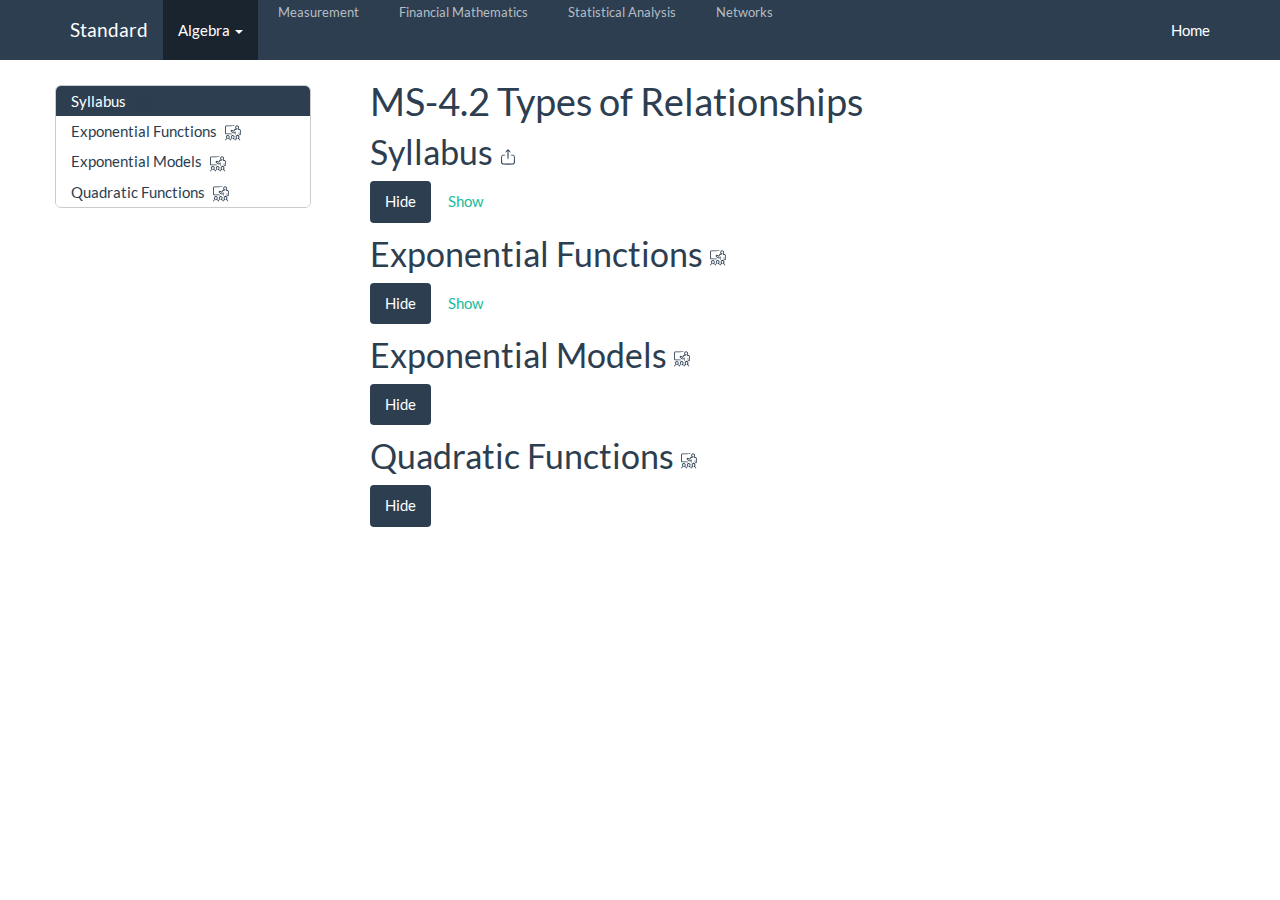
<file: docs/ms-a4-2_non-linear-relationships.html>
<!DOCTYPE html>

<html>

<head>

<meta charset="utf-8" />
<meta name="generator" content="pandoc" />
<meta http-equiv="X-UA-Compatible" content="IE=EDGE" />




<title>MS-4.2 Types of Relationships</title>

<script src="site_libs/jquery-1.11.3/jquery.min.js"></script>
<meta name="viewport" content="width=device-width, initial-scale=1" />
<link href="site_libs/bootstrap-3.3.5/css/flatly.min.css" rel="stylesheet" />
<script src="site_libs/bootstrap-3.3.5/js/bootstrap.min.js"></script>
<script src="site_libs/bootstrap-3.3.5/shim/html5shiv.min.js"></script>
<script src="site_libs/bootstrap-3.3.5/shim/respond.min.js"></script>
<script src="site_libs/jqueryui-1.11.4/jquery-ui.min.js"></script>
<link href="site_libs/tocify-1.9.1/jquery.tocify.css" rel="stylesheet" />
<script src="site_libs/tocify-1.9.1/jquery.tocify.js"></script>
<script src="site_libs/navigation-1.1/tabsets.js"></script>
<link href="site_libs/highlightjs-9.12.0/textmate.css" rel="stylesheet" />
<script src="site_libs/highlightjs-9.12.0/highlight.js"></script>

<style type="text/css">code{white-space: pre;}</style>
<style type="text/css">
  pre {
    background-color: #f5f5f5;
    border: 1px solid #ccc;
    border-radius: 4px;
    padding: .5rem;
  }
  pre:not([class]) {
    background-color: white;
  }
  pre code {
    background-color: transparent;
  }
</style>
<script type="text/javascript">
if (window.hljs) {
  hljs.configure({languages: []});
  hljs.initHighlightingOnLoad();
  if (document.readyState && document.readyState === "complete") {
    window.setTimeout(function() { hljs.initHighlighting(); }, 0);
  }
}
</script>



<style type="text/css">
h1 {
  font-size: 34px;
}
h1.title {
  font-size: 38px;
}
h2 {
  font-size: 30px;
}
h3 {
  font-size: 24px;
}
h4 {
  font-size: 18px;
}
h5 {
  font-size: 16px;
}
h6 {
  font-size: 12px;
}

.table th:not([align]) {
  text-align: left;
}
</style>

<link rel="stylesheet" href="style.css" type="text/css" />



<style type = "text/css">
.main-container {
  max-width: 940px;
  margin-left: auto;
  margin-right: auto;
}
code {
  color: inherit;
  background-color: rgba(0, 0, 0, 0.04);
}
img {
  max-width:100%;
}
.tabbed-pane {
  padding-top: 12px;
}
.html-widget {
  margin-bottom: 20px;
}
button.code-folding-btn:focus {
  outline: none;
}
summary {
  display: list-item;
}
</style>


<style type="text/css">
/* TODO: remove this padding CSS when we drop BS3 */
/* padding for bootstrap navbar */
body {
  padding-top: 60px;
  padding-bottom: 40px;
}
/* offset scroll position for anchor links (for fixed navbar)  */
.section h1 {
  padding-top: 65px;
  margin-top: -65px;
}
.section h2 {
  padding-top: 65px;
  margin-top: -65px;
}
.section h3 {
  padding-top: 65px;
  margin-top: -65px;
}
.section h4 {
  padding-top: 65px;
  margin-top: -65px;
}
.section h5 {
  padding-top: 65px;
  margin-top: -65px;
}
.section h6 {
  padding-top: 65px;
  margin-top: -65px;
}

.dropdown-submenu {
  position: relative;
}
.dropdown-submenu>.dropdown-menu {
  top: 0;
  left: 100%;
  margin-top: -6px;
  margin-left: -1px;
  border-radius: 0 6px 6px 6px;
}
.dropdown-submenu:hover>.dropdown-menu {
  display: block;
}
.dropdown-submenu>a:after {
  display: block;
  content: " ";
  float: right;
  width: 0;
  height: 0;
  border-color: transparent;
  border-style: solid;
  border-width: 5px 0 5px 5px;
  border-left-color: #cccccc;
  margin-top: 5px;
  margin-right: -10px;
}
.dropdown-submenu:hover>a:after {
  border-left-color: #ffffff;
}
.dropdown-submenu.pull-left {
  float: none;
}
.dropdown-submenu.pull-left>.dropdown-menu {
  left: -100%;
  margin-left: 10px;
  border-radius: 6px 0 6px 6px;
}
</style>

<script>
// manage active state of menu based on current page
$(document).ready(function () {
  // active menu anchor
  href = window.location.pathname
  href = href.substr(href.lastIndexOf('/') + 1)
  if (href === "")
    href = "index.html";
  var menuAnchor = $('a[href="' + href + '"]');

  // mark it active
  menuAnchor.tab('show');

  // if it's got a parent navbar menu mark it active as well
  menuAnchor.closest('li.dropdown').addClass('active');
});
</script>

<!--
  Note that .tabset-dropdown was initially implemented using Glyphicons, which were dropped
  in BS4. The idea behind the "equivalent" BS4 CSS derives from how carets are implemented
  https://github.com/twbs/bootstrap/blob/099860/scss/mixins/_caret.scss#L1
-->
<style type="text/css">
.tabset-dropdown > .nav-tabs {
  display: inline-table;
  max-height: 500px;
  min-height: 44px;
  overflow-y: auto;
  border: 1px solid #ddd;
  border-radius: 4px;
}

.tabset-dropdown > .nav-tabs > li.active-dropdown-tab:before {
  content: "";
  font-family: 'Glyphicons Halflings';
  display: inline-block;
  padding: 10px;
  border-right: 1px solid #ddd;
}

.tabset-dropdown > .nav-tabs.nav-tabs-open > li.active-dropdown-tab:before {
  content: "&#xe258;";
  border: none;
}

.tabset-dropdown > .nav-tabs.nav-tabs-open:before {
  content: "";
  font-family: 'Glyphicons Halflings';
  display: inline-block;
  padding: 10px;
  border-right: 1px solid #ddd;
}

.tabset-dropdown > .nav-tabs > li.active-dropdown-tab {
  display: block;
}

.tabset-dropdown > .nav-tabs > li > a,
.tabset-dropdown > .nav-tabs > li > a:focus,
.tabset-dropdown > .nav-tabs > li > a:hover {
  border: none;
  display: inline-block;
  border-radius: 4px;
  background-color: transparent;
}

.tabset-dropdown > .nav-tabs.nav-tabs-open > li {
  display: block;
  float: none;
}

.tabset-dropdown > .nav-tabs > li {
  display: none;
}
</style>

<!-- code folding -->



<style type="text/css">

#TOC {
  margin: 25px 0px 20px 0px;
}
@media (max-width: 768px) {
#TOC {
  position: relative;
  width: 100%;
}
}

@media print {
.toc-content {
  /* see https://github.com/w3c/csswg-drafts/issues/4434 */
  float: right;
}
}

.toc-content {
  padding-left: 30px;
  padding-right: 40px;
}

div.main-container {
  max-width: 1200px;
}

div.tocify {
  width: 20%;
  max-width: 260px;
  max-height: 85%;
}

@media (min-width: 768px) and (max-width: 991px) {
  div.tocify {
    width: 25%;
  }
}

@media (max-width: 767px) {
  div.tocify {
    width: 100%;
    max-width: none;
  }
}

.tocify ul, .tocify li {
  line-height: 20px;
}

.tocify-subheader .tocify-item {
  font-size: 0.90em;
}

.tocify .list-group-item {
  border-radius: 0px;
}


</style>



</head>

<body>


<div class="container-fluid main-container">


<!-- setup 3col/9col grid for toc_float and main content  -->
<div class="row">
<div class="col-xs-12 col-sm-4 col-md-3">
<div id="TOC" class="tocify">
</div>
</div>

<div class="toc-content col-sm-12 col-md-8 col-lg-9">




<div class="navbar navbar-default  navbar-fixed-top" role="navigation">
  <div class="container">
    <div class="navbar-header">
      <button type="button" class="navbar-toggle collapsed" data-toggle="collapse" data-target="#navbar">
        <span class="icon-bar"></span>
        <span class="icon-bar"></span>
        <span class="icon-bar"></span>
      </button>
      <a class="navbar-brand" href="index.html">Standard</a>
    </div>
    <div id="navbar" class="navbar-collapse collapse">
      <ul class="nav navbar-nav">
        <li class="dropdown">
  <a href="#" class="dropdown-toggle" data-toggle="dropdown" role="button" aria-expanded="false">
    Algebra
     
    <span class="caret"></span>
  </a>
  <ul class="dropdown-menu" role="menu">
    <li>
      <a href="ms-a1_formulae-and-equations.html">MS-A1 Formulae and Equations</a>
    </li>
    <li class="dropdown-submenu">
      <a href="#" class="dropdown-toggle" data-toggle="dropdown" role="button" aria-expanded="false">MS-A4 Types of Relationships</a>
      <ul class="dropdown-menu" role="menu">
        <li>
          <a href="ms-a4-2_non-linear-relationships.html">MS-A4.2 Non-linear relationships</a>
        </li>
      </ul>
    </li>
  </ul>
</li>
<li class="dropdown-header">Measurement</li>
<li class="dropdown-header">Financial Mathematics</li>
<li class="dropdown-header">Statistical Analysis</li>
<li class="dropdown-header">Networks</li>
      </ul>
      <ul class="nav navbar-nav navbar-right">
        <li>
  <a href="https://claytonpollard.github.io/index.html">Home</a>
</li>
      </ul>
    </div><!--/.nav-collapse -->
  </div><!--/.container -->
</div><!--/.navbar -->
<script src="https://cdn.geogebra.org/apps/deployggb.js"></script>

<div id="header">



<h1 class="title toc-ignore">MS-4.2 Types of Relationships</h1>

</div>


<div id="syllabus" class="section level1 tabset tabset-fade tabset-pills">
<h1>Syllabus <a href="https://syllabus.nesa.nsw.edu.au/assets/mathematics_standard/mathematics-standard-stage-6-syllabus-2017.pdf" target="blank"><img src="open.svg" width="16" /></a></h1>
<div id="hide" class="section level2">
<h2>Hide</h2>
</div>
<div id="show" class="section level2">
<h2>Show</h2>
<div class="syllabus">
<p>Students:</p>
<ul>
<li>use an exponential model to solve problems
<ul>
<li>graph and recognise an exponential function in the form <span class="math inline">\(y=a^x\)</span> and <span class="math inline">\(y=a^{-x} (a&gt;0)\)</span> with and without technology</li>
<li>interpret the meaning of the intercepts of an exponential graph in a variety of contexts</li>
<li>construct and analyse an exponential model of the form <span class="math inline">\(y=ka^x\)</span> and <span class="math inline">\(y=ka^{-x} (a&gt;0)\)</span> where <span class="math inline">\(k\)</span> is a constant, to solve a practical growth or decay problem</li>
</ul></li>
<li>construct and analyse a quadratic model to solve practical problems involving quadratic functions or expressions of the form <span class="math inline">\(y=ax^2+bx+c\)</span>, for example, braking distance against speed
<ul>
<li>recognise the shape of a parabola and that it always has a turning point and an axis of symmetry</li>
<li>graph a quadratic function using technology</li>
<li>interpret the turning point and intercepts of a parabola in a practical context</li>
<li>consider the range of values for <span class="math inline">\(x\)</span> and <span class="math inline">\(y\)</span> for which the quadratic model makes sense in a practical context</li>
</ul></li>
<li>recognise that reciprocal functions of the form <span class="math inline">\(y=\frac{k}{x}\)</span>, where <span class="math inline">\(k\)</span> is a constant, represent inverse variation, identify the rectangular hyperbolic shape of these graphs and their important features
<ul>
<li>use a reciprocal model to solve practical inverse variation problems algebraically and graphically, eg the amount of pizza received when sharing a pizza between increasing numbers of people</li>
</ul></li>
</ul>
</div>
</div>
</div>
<div id="exponential-functions" class="section level1 tabset tabset-fade tabset-pills">
<h1>Exponential Functions <a href="https://claytonpollard.github.io/stage6_standard_presentations/MS-A4.2/a_exponential-functions.html" target="blank"><img src="pres.svg" width="16" /></a></h1>
<div id="hide-1" class="section level2">
<h2>Hide</h2>
</div>
<div id="show-1" class="section level2">
<h2>Show</h2>
<div id="introduction" class="section level3">
<h3>Introduction</h3>
<div class="definition">
<p>Exponential functions are functions that have the <span class="math inline">\(x\)</span> as the power of the constant.</p>
<p>i.e. <span class="math display">\[y=ka^x\]</span> Where <span class="math inline">\(a\)</span> and <span class="math inline">\(k\)</span> are constants.</p>
</div>
<p>For example, <span class="math display">\[y=3\times2^x\]</span></p>
<div class="note">
<p>Note that the index operation happens before the mulitplication so <span class="math inline">\(y=3\times2^x\neq6^x\)</span></p>
</div>
</div>
<div id="graphs---still-sorting-it-out" class="section level3 tabset tabset-fade tabset-pills">
<h3>Graphs - Still sorting it out</h3>
<div id="y2x" class="section level4">
<h4><span class="math inline">\(y=2^x\)</span></h4>
</div>
<div id="yax" class="section level4">
<h4><span class="math inline">\(y=a^x\)</span></h4>
</div>
<div id="ya-x" class="section level4">
<h4><span class="math inline">\(y=a^{-x}\)</span></h4>
</div>
<div id="yax-and-ya-x" class="section level4">
<h4><span class="math inline">\(y=a^x\)</span> and <span class="math inline">\(y=a^{-x}\)</span></h4>
</div>
<div id="ykax" class="section level4">
<h4><span class="math inline">\(y=ka^x\)</span></h4>
</div>
</div>
<div id="observations" class="section level3">
<h3>Observations</h3>
<ul>
<li>The graph is above the <span class="math inline">\(x\)</span>-axis.
<ul>
<li><span class="math inline">\(y\)</span> can never be 0 or negative, unless <span class="math inline">\(k&lt;0\)</span>.</li>
</ul></li>
<li>The graph always passes through the point <span class="math inline">\((0, k)\)</span>. <span class="math inline">\((k\times a^0=k\times1=k)\)</span></li>
<li>Increasing the value of <span class="math inline">\(a\)</span> increases the steepness of the curve.</li>
<li>Increasing the value of <span class="math inline">\(x\)</span> by 1 magnifies the value of <span class="math inline">\(y\)</span> by a factor of <span class="math inline">\(a\)</span></li>
<li>The <span class="math inline">\(x\)</span>-axis is an <em>asymptote</em>.
<ul>
<li>The curve never touches the <span class="math inline">\(x\)</span>-axis.</li>
</ul></li>
<li><span class="math inline">\(a^x\)</span> and <span class="math inline">\(a^{-x}\)</span> are reflections in the <span class="math inline">\(y\)</span>-axis.</li>
<li><span class="math inline">\(y=a^{-x}\)</span> has the same graph as <span class="math inline">\(y=\left(\dfrac{1}{a}\right)^x\)</span></li>
<li><span class="math inline">\(k\)</span> stretches the graph vertically.</li>
</ul>
</div>
<div id="sketching" class="section level3">
<h3>Sketching</h3>
<p>When sketching exponential graphs:</p>
<ol style="list-style-type: decimal">
<li>Construct a table of values</li>
<li>Draw a number plane</li>
<li>Plot at least 4 points</li>
<li>Draw a curve that goes through the points</li>
</ol>
</div>
<div id="examples" class="section level3 tabset tabset-fade tabset-pills">
<h3>Examples</h3>
<div id="example-1" class="section level4 tabset tabset-fade tabset-pills">
<h4>Example 1</h4>
<div id="question" class="section level5">
<h5>Question</h5>
<p>Draw the graph of <span class="math inline">\(y=3^x\)</span></p>
</div>
<div id="show-solution" class="section level5">
<h5>Show Solution</h5>
<p>Embed</p>
</div>
</div>
<div id="example-2" class="section level4 tabset tabset-fade tabset-pills">
<h4>Example 2</h4>
<div id="question-1" class="section level5">
<h5>Question</h5>
<p>Draw the graph of <span class="math inline">\(y=3^{-x}\)</span></p>
</div>
<div id="show-solution-1" class="section level5">
<h5>Show Solution</h5>
<p>Embed</p>
</div>
</div>
</div>
</div>
</div>
<div id="exponential-models" class="section level1 tabset tabset-fade tabset-pills">
<h1>Exponential Models <a href="https://claytonpollard.github.io/stage6_standard_presentations/MS-A4.2/b_exponential-models.html" target="blank"><img src="pres.svg" width="16" /></a></h1>
<div id="hide-2" class="section level2">
<h2>Hide</h2>
</div>
</div>
<div id="quadratic-functions" class="section level1 tabset tabset-fade tabset-pills">
<h1>Quadratic Functions <a href="https://claytonpollard.github.io/stage6_standard_presentations/MS-A4.2/c_quadratic-functions.html" target="blank"><img src="pres.svg" width="16" /></a></h1>
<div id="hide-3" class="section level2">
<h2>Hide</h2>
</div>
</div>



</div>
</div>

</div>

<script>

// add bootstrap table styles to pandoc tables
function bootstrapStylePandocTables() {
  $('tr.header').parent('thead').parent('table').addClass('table table-condensed');
}
$(document).ready(function () {
  bootstrapStylePandocTables();
});


</script>

<!-- tabsets -->

<script>
$(document).ready(function () {
  window.buildTabsets("TOC");
});

$(document).ready(function () {
  $('.tabset-dropdown > .nav-tabs > li').click(function () {
    $(this).parent().toggleClass('nav-tabs-open');
    $(this).siblings().removeClass("active-dropdown-tab");
    $(this).addClass("active-dropdown-tab");
  });
});
</script>

<!-- code folding -->

<script>
$(document).ready(function ()  {

    // move toc-ignore selectors from section div to header
    $('div.section.toc-ignore')
        .removeClass('toc-ignore')
        .children('h1,h2,h3,h4,h5').addClass('toc-ignore');

    // establish options
    var options = {
      selectors: "h1,h2,h3",
      theme: "bootstrap3",
      context: '.toc-content',
      hashGenerator: function (text) {
        return text.replace(/[.\\/?&!#<>]/g, '').replace(/\s/g, '_').toLowerCase();
      },
      ignoreSelector: ".toc-ignore",
      scrollTo: 0
    };
    options.showAndHide = true;
    options.smoothScroll = true;

    // tocify
    var toc = $("#TOC").tocify(options).data("toc-tocify");
});
</script>

<!-- dynamically load mathjax for compatibility with self-contained -->
<script>
  (function () {
    var script = document.createElement("script");
    script.type = "text/javascript";
    script.src  = "https://mathjax.rstudio.com/latest/MathJax.js?config=TeX-AMS-MML_HTMLorMML";
    document.getElementsByTagName("head")[0].appendChild(script);
  })();
</script>

</body>
</html>
</file>
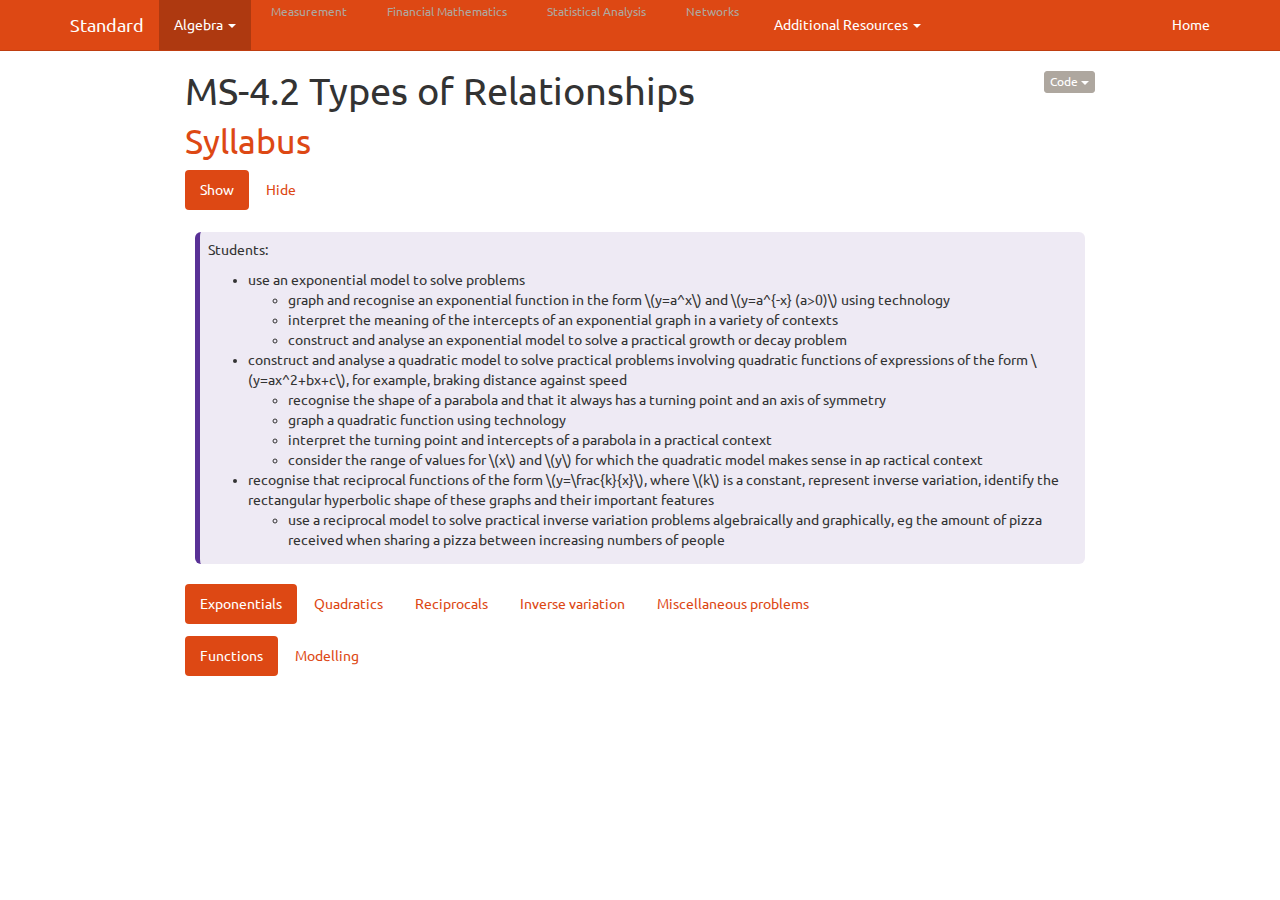
<file: docs/MS-A4-2_Types_of_Relationships.html>
<!DOCTYPE html>

<html>

<head>

<meta charset="utf-8" />
<meta name="generator" content="pandoc" />
<meta http-equiv="X-UA-Compatible" content="IE=EDGE" />




<title>MS-4.2 Types of Relationships</title>

<script src="site_libs/jquery-1.11.3/jquery.min.js"></script>
<meta name="viewport" content="width=device-width, initial-scale=1" />
<link href="site_libs/bootstrap-3.3.5/css/united.min.css" rel="stylesheet" />
<script src="site_libs/bootstrap-3.3.5/js/bootstrap.min.js"></script>
<script src="site_libs/bootstrap-3.3.5/shim/html5shiv.min.js"></script>
<script src="site_libs/bootstrap-3.3.5/shim/respond.min.js"></script>
<script src="site_libs/navigation-1.1/tabsets.js"></script>
<script src="site_libs/navigation-1.1/codefolding.js"></script>
<link href="site_libs/highlightjs-9.12.0/textmate.css" rel="stylesheet" />
<script src="site_libs/highlightjs-9.12.0/highlight.js"></script>

<style type="text/css">code{white-space: pre;}</style>
<style type="text/css">
  pre:not([class]) {
    background-color: white;
  }
</style>
<script type="text/javascript">
if (window.hljs) {
  hljs.configure({languages: []});
  hljs.initHighlightingOnLoad();
  if (document.readyState && document.readyState === "complete") {
    window.setTimeout(function() { hljs.initHighlighting(); }, 0);
  }
}
</script>



<style type="text/css">
h1 {
  font-size: 34px;
}
h1.title {
  font-size: 38px;
}
h2 {
  font-size: 30px;
}
h3 {
  font-size: 24px;
}
h4 {
  font-size: 18px;
}
h5 {
  font-size: 16px;
}
h6 {
  font-size: 12px;
}
.table th:not([align]) {
  text-align: left;
}
</style>

<link rel="stylesheet" href="style.css" type="text/css" />



<style type = "text/css">
.main-container {
  max-width: 940px;
  margin-left: auto;
  margin-right: auto;
}
code {
  color: inherit;
  background-color: rgba(0, 0, 0, 0.04);
}
img {
  max-width:100%;
}
.tabbed-pane {
  padding-top: 12px;
}
.html-widget {
  margin-bottom: 20px;
}
button.code-folding-btn:focus {
  outline: none;
}
summary {
  display: list-item;
}
</style>


<style type="text/css">
/* padding for bootstrap navbar */
body {
  padding-top: 51px;
  padding-bottom: 40px;
}
/* offset scroll position for anchor links (for fixed navbar)  */
.section h1 {
  padding-top: 56px;
  margin-top: -56px;
}
.section h2 {
  padding-top: 56px;
  margin-top: -56px;
}
.section h3 {
  padding-top: 56px;
  margin-top: -56px;
}
.section h4 {
  padding-top: 56px;
  margin-top: -56px;
}
.section h5 {
  padding-top: 56px;
  margin-top: -56px;
}
.section h6 {
  padding-top: 56px;
  margin-top: -56px;
}
.dropdown-submenu {
  position: relative;
}
.dropdown-submenu>.dropdown-menu {
  top: 0;
  left: 100%;
  margin-top: -6px;
  margin-left: -1px;
  border-radius: 0 6px 6px 6px;
}
.dropdown-submenu:hover>.dropdown-menu {
  display: block;
}
.dropdown-submenu>a:after {
  display: block;
  content: " ";
  float: right;
  width: 0;
  height: 0;
  border-color: transparent;
  border-style: solid;
  border-width: 5px 0 5px 5px;
  border-left-color: #cccccc;
  margin-top: 5px;
  margin-right: -10px;
}
.dropdown-submenu:hover>a:after {
  border-left-color: #ffffff;
}
.dropdown-submenu.pull-left {
  float: none;
}
.dropdown-submenu.pull-left>.dropdown-menu {
  left: -100%;
  margin-left: 10px;
  border-radius: 6px 0 6px 6px;
}
</style>

<script>
// manage active state of menu based on current page
$(document).ready(function () {
  // active menu anchor
  href = window.location.pathname
  href = href.substr(href.lastIndexOf('/') + 1)
  if (href === "")
    href = "index.html";
  var menuAnchor = $('a[href="' + href + '"]');

  // mark it active
  menuAnchor.parent().addClass('active');

  // if it's got a parent navbar menu mark it active as well
  menuAnchor.closest('li.dropdown').addClass('active');
});
</script>

<!-- tabsets -->

<style type="text/css">
.tabset-dropdown > .nav-tabs {
  display: inline-table;
  max-height: 500px;
  min-height: 44px;
  overflow-y: auto;
  background: white;
  border: 1px solid #ddd;
  border-radius: 4px;
}

.tabset-dropdown > .nav-tabs > li.active:before {
  content: "";
  font-family: 'Glyphicons Halflings';
  display: inline-block;
  padding: 10px;
  border-right: 1px solid #ddd;
}

.tabset-dropdown > .nav-tabs.nav-tabs-open > li.active:before {
  content: "&#xe258;";
  border: none;
}

.tabset-dropdown > .nav-tabs.nav-tabs-open:before {
  content: "";
  font-family: 'Glyphicons Halflings';
  display: inline-block;
  padding: 10px;
  border-right: 1px solid #ddd;
}

.tabset-dropdown > .nav-tabs > li.active {
  display: block;
}

.tabset-dropdown > .nav-tabs > li > a,
.tabset-dropdown > .nav-tabs > li > a:focus,
.tabset-dropdown > .nav-tabs > li > a:hover {
  border: none;
  display: inline-block;
  border-radius: 4px;
  background-color: transparent;
}

.tabset-dropdown > .nav-tabs.nav-tabs-open > li {
  display: block;
  float: none;
}

.tabset-dropdown > .nav-tabs > li {
  display: none;
}
</style>

<!-- code folding -->
<style type="text/css">
.code-folding-btn { margin-bottom: 4px; }
</style>




</head>

<body>


<div class="container-fluid main-container">




<div class="navbar navbar-default  navbar-fixed-top" role="navigation">
  <div class="container">
    <div class="navbar-header">
      <button type="button" class="navbar-toggle collapsed" data-toggle="collapse" data-target="#navbar">
        <span class="icon-bar"></span>
        <span class="icon-bar"></span>
        <span class="icon-bar"></span>
      </button>
      <a class="navbar-brand" href="index.html">Standard</a>
    </div>
    <div id="navbar" class="navbar-collapse collapse">
      <ul class="nav navbar-nav">
        <li class="dropdown">
  <a href="#" class="dropdown-toggle" data-toggle="dropdown" role="button" aria-expanded="false">
    Algebra
     
    <span class="caret"></span>
  </a>
  <ul class="dropdown-menu" role="menu">
    <li class="dropdown-submenu">
      <a href="#" class="dropdown-toggle" data-toggle="dropdown" role="button" aria-expanded="false">MS-A4 Types of Relationships</a>
      <ul class="dropdown-menu" role="menu">
        <li>
          <a href="MS-A4-2_Types_of_Relationships.html">MS-A4.2 Non-linear relationships</a>
        </li>
      </ul>
    </li>
  </ul>
</li>
<li class="dropdown-header">Measurement</li>
<li class="dropdown-header">Financial Mathematics</li>
<li class="dropdown-header">Statistical Analysis</li>
<li class="dropdown-header">Networks</li>
<li class="dropdown">
  <a href="#" class="dropdown-toggle" data-toggle="dropdown" role="button" aria-expanded="false">
    Additional Resources
     
    <span class="caret"></span>
  </a>
  <ul class="dropdown-menu" role="menu">
    <li>
      <a href="https://claytonpollard.github.io/11standard_additional.html">Year 11 Standard</a>
    </li>
    <li>
      <a href="https://claytonpollard.github.io/12standard1_additional.html">Year 12 Standard 1</a>
    </li>
    <li>
      <a href="https://claytonpollard.github.io/12standard2_additional.html">Year 12 Standard 2</a>
    </li>
  </ul>
</li>
      </ul>
      <ul class="nav navbar-nav navbar-right">
        <li>
  <a href="https://claytonpollard.github.io/index.html">Home</a>
</li>
      </ul>
    </div><!--/.nav-collapse -->
  </div><!--/.container -->
</div><!--/.navbar -->
<script src="https://cdn.geogebra.org/apps/deployggb.js"></script>

<div class="fluid-row" id="header">

<div class="btn-group pull-right">
<button type="button" class="btn btn-default btn-xs dropdown-toggle" data-toggle="dropdown" aria-haspopup="true" aria-expanded="false"><span>Code</span> <span class="caret"></span></button>
<ul class="dropdown-menu" style="min-width: 50px;">
<li><a id="rmd-show-all-code" href="#">Show All Code</a></li>
<li><a id="rmd-hide-all-code" href="#">Hide All Code</a></li>
</ul>
</div>



<h1 class="title toc-ignore">MS-4.2 Types of Relationships</h1>

</div>


<div id="syllabus" class="section level1 tabset tabset-fade tabset-pills">
<h1><a href="https://syllabus.nesa.nsw.edu.au/assets/mathematics_standard/mathematics-standard-stage-6-syllabus-2017.pdf">Syllabus</a></h1>
<div id="show" class="section level2">
<h2>Show</h2>
<div class="syllabus">
<p>Students:</p>
<ul>
<li>use an exponential model to solve problems
<ul>
<li>graph and recognise an exponential function in the form <span class="math inline">\(y=a^x\)</span> and <span class="math inline">\(y=a^{-x} (a&gt;0)\)</span> using technology</li>
<li>interpret the meaning of the intercepts of an exponential graph in a variety of contexts</li>
<li>construct and analyse an exponential model to solve a practical growth or decay problem</li>
</ul></li>
<li>construct and analyse a quadratic model to solve practical problems involving quadratic functions of expressions of the form <span class="math inline">\(y=ax^2+bx+c\)</span>, for example, braking distance against speed
<ul>
<li>recognise the shape of a parabola and that it always has a turning point and an axis of symmetry</li>
<li>graph a quadratic function using technology</li>
<li>interpret the turning point and intercepts of a parabola in a practical context</li>
<li>consider the range of values for <span class="math inline">\(x\)</span> and <span class="math inline">\(y\)</span> for which the quadratic model makes sense in ap ractical context</li>
</ul></li>
<li>recognise that reciprocal functions of the form <span class="math inline">\(y=\frac{k}{x}\)</span>, where <span class="math inline">\(k\)</span> is a constant, represent inverse variation, identify the rectangular hyperbolic shape of these graphs and their important features
<ul>
<li>use a reciprocal model to solve practical inverse variation problems algebraically and graphically, eg the amount of pizza received when sharing a pizza between increasing numbers of people</li>
</ul></li>
</ul>
</div>
</div>
<div id="hide" class="section level2">
<h2>Hide</h2>
</div>
</div>
<div id="section" class="section level1 tabset tabset-fade tabset-pills">
<h1></h1>
<div id="exponentials" class="section level2 tabset tabset-fade tabset-pills">
<h2>Exponentials</h2>
<div id="functions" class="section level3">
<h3>Functions</h3>
<div id="exp1">

</div>
<script>
var exp1 = {
"id": "exp1",
"width":1406,
"height":718,
"showMenuBar":true,
"showAlgebraInput":true,
"showToolBar":true,
"customToolBar":"0 77 73 62 | 1 501 67 , 5 19 , 72 75 76 | 2 15 45 , 18 65 , 7 37 | 4 3 8 9 , 13 44 , 58 , 47 | 16 51 64 , 70 | 10 34 53 11 , 24  20 22 , 21 23 | 55 56 57 , 12 | 36 46 , 38 49  50 , 71  14  68 | 30 29 54 32 31 33 | 25 17 26 60 52 61 | 40 41 42 , 27 28 35 , 6",
"showToolBarHelp":true,
"showResetIcon":false,
"enableLabelDrags":false,
"enableShiftDragZoom":true,
"enableRightClick":false,
"errorDialogsActive":false,
"useBrowserForJS":false,
"allowStyleBar":false,
"preventFocus":false,
"showZoomButtons":true,
"capturingThreshold":3,
// add code here to run when the applet starts
"appletOnLoad":function(api){ /* api.evalCommand('Segment((1,2),(3,4))');*/ },
"showFullscreenButton":true,
"scale":1,
"disableAutoScale":false,
"allowUpscale":false,
"clickToLoad":false,
"appName":"graphing",
"showSuggestionButtons":true,
"buttonRounding":0.7,
"buttonShadows":false,
"language":"en",
// use this instead of ggbBase64 to load a material from geogebra.org
// "material_id":"RHYH3UQ8",
// use this instead of ggbBase64 to load a .ggb file
// "filename":"myfile.ggb",
"ggbBase64":"UEsDBBQACAgIAFFgl1AAAAAAAAAAAAAAAAAXAAAAZ2VvZ2VicmFfZGVmYXVsdHMyZC54bWztml1T4zYUhq+7v0Kjq/aCxHZiEhjMDrsznTLDskxhdnqr2CeOiiO5kkwcfv3KkmM7EKchZJuwhQuU4+jDet6joyM7Zx/zaYIeQEjKWYDdjoMRsJBHlMUBztT4aIg/nn84i4HHMBIEjbmYEhVgv6hZtdNWxx8Mi2skTQMcC5JOdBcYpQlRRZsAzzBCuaSnjF+TKciUhHAbTmBKrnhIlOlmolR62u3OZrPOYsAOF3FX9ym7uYy6caw6usRI3zWTAS4/nOp+l1rPeqad5zhu968vV3acI8qkIiwEjPSMIhiTLFFSf4QEpsAUUvMUApxyyhRGCRlBEuCbwkK/jgXAbxiVjTQoB59/+OVMTvgM8dHfEOprSmRQtTNGt6ijv/7MEy6QCLDnYhQXrXU50uWJp4El6YQE2LG1EzIHgR5IUl0hmeKh6cBcHZNEwqKuHuoLj8B+0y/rMzo1PJFUoLVwOnowmQJEekBcTtI1ysyNyo0eQ85FJFEe4GtyjdG8LB9taaoYPLf0sRzUb15V8wQa937WLcluxjiCFFikKy2BdrcCfTIwoItiZIt3zGsxH79jbsfsvpzzV9ak672ZaPEmnPiS/Qmxvucm4t474l0iXvbf/v8TrqliMcrif4BDPk0TyHfIPqGs5nhljIq7t12W4RjsjoHu7CkkO1tDL4BYfGpCw3sGUhZs636LD3/QSG9hZjyuM0mqdE/uYGh7gH/YkmiZBLFehHHGQmUCSgn2cyYemkr0+s4+tKj73Nr7W4TYmrLn9NezlBAXVsXldmHXbr1dTvfu1qvdWlPKVFLc0yVT+kQGxpXls2nfA6R3epCv7E4QJotT2bKXtWsqyHydnv5b0PNdzafR7vobEZVGmT4TjPWsoqaw2yVVTWE936+l7Xj+vtV9wR6wksh2mdDBuvoL/[base64]/chpZUx21Gon1k62hv9056W0Fkl2E2oOS/[base64]/36kJ9aDnE539G42dVf9ijvYSHmawfVlurIjT8yVIRkuU0oUTMX+fPK5KUdsIK8johuDNG4zcHBwi4fSoae1zf2qW1Gu/17WTGVFNkZKob2EEo+0TC+1jwjEXPN5qdTN3dt2+1QxtxngCpA9Gnhd14l/[base64]/[base64]/oNzQac8ZfT0+bMTu9Iboi8+47iCOrOGnb+vRP0Y7H6la22IKWjMKUHCnKG9QJvHiK5uV6KgbMJZuHiSM84zHgf/WnRgyKXAoCy0iLXTpQ/pWxeitnA9Fid/rysIPckwXsnGsybWAeqEk9sWoPKlsHzmNeu8/uN4UsG562ogbiXLLwos4k9HTn3hjawq6LdR8AG5BHWJRLSxqD3zs3TMD79iw27bcl/vuO+94qHZ++OtGrkl8+AxDwPncTDTYJJg0h0S+KrCfdr+F/ewBdP3nESDzL8ILrbSjvSe99XXexqz6UEaMy8x8wKzG3kfS0zcN48r509kW2HwQUaJSpwjlAFX/f3b73H7R6gUxoGVQo3Av+o7fiaf/Q3kH5P73SAxvoIRvw++vscPE+BB/PLcA4x57hF6u8tO6UNhLLU2lSXbgp6JM0wBg70a7CZYP3Qh+jfSMNud+fE2uOxAuLruVlAZrW74jppuEE8HxIc8UQ/60kgGKGmesSRLHkylQzf7vdjOTbmSDVQg9uGitE8HN9BNZh5ub/4Nth86zM2y2uf6lJs2JJM8cI3ZP8PVSNvsU+VPSDULKTpQzbO/kqoCt1vnWV8e59X0f169H82va1H5r7FhsR+v62Oq/MDjyt3JMUvy/pplPD3iScwfCtBjHDluPXD0jeFU0QVzFe8C3vcMQuZZMLNgjoLJ7zyfyKatZSnd76W1a7PAA/Ntn81D177KyWEqo9+tH86T2Z9u+5vAT3Ro4X/6fReNTvzR9d8Lpz8AUEsHCBnmYOpCAwAAAREAAFBLAwQUAAgICABRYJdQAAAAAAAAAAAAAAAAFgAAAGdlb2dlYnJhX2phdmFzY3JpcHQuanNLK81LLsnMz1NIT0/yz/PMyyzR0FSorgUAUEsHCNY3vbkZAAAAFwAAAFBLAwQUAAgICABRYJdQAAAAAAAAAAAAAAAADAAAAGdlb2dlYnJhLnhtbL1YW2/bNhR+bn/FgZ42IIlJSpTkwu6QpBs2oO2KZRuGPQygJdrmIkuCRMdO0R+/[base64]/zyWq1OMMxALSvbOdB9/IK+R6d3oXunGCMT/5699bLOTVla1WZ6QDI9q15/fLFbGfKvNrBzuR2jUhFpOZam9Ua0Uh4GsCEqGqEpNaZNTe6xbOjqbPeburAkamS9l/[base64]/B/FAee4A4KBECA4iBCnUoJEsoTOCqSNp44fw4eoUSN8QloLQ3zcWhjhI+gNGUnPBvWQYezeJFEjfynIArcYphBNURAtyIRDiDrgPGGAHENiz50dEQP65RARe5GASAH5oenEmYmnOKZbuOOZ3i/yIb/E+DiH3fFLdOwVdAJD205o4H4QfpX5KQv9IPwQ+UF6msifjDypN5RFniYKn2thb1/4FPvSkX2cjEB/kPZuCIH05k5/GqJuGvupCzTGWbea+tUpTeNnGhN+lTF8JNUn51OE9iJ5KJ8g83mBebAzfYqdz4T3QXAlFib6dc89keGT7LxXGb9CYnyUet/G4Cj9YvFcpP+7zIQ9WG38yLvx2zhi+uWOeG5lGoCQnxc5m/Q9edaBAO2aaLtUtnrTEixJAkkIsRh6ZEwtrGuUiYBEQhKP2uUJNcxYHnomdcz0qGfK9LhxxrSYuC6MfYp6nu+gIuqb6EnXRj/da6PY9aJD40MFiRUHwEYNMdXIrgOiFmLogUJSGxQxYJ+UAmKqw4+0Q7wpVq0ZsF3roh5QdzCast7aI+iyTd6/2gqpVeHugR19XmXXFwPYHSetWjtmizenwwXN36SO7m8vZoVa6AJvslcUCgA3qiD9nIRlVVroq2scOHburjjT26wwuVHln+j6/lr2frtZ6AbcazUwoeMwXCpdjR5fKh1NVlVNfnXbYqjA/m/d4Ok4kQHcdu+C6m2mKJCj6dl0/IM3v9tHttLYc9c3V9paNLEFtddtD+mqoSzpoKLJL+1FVRyW6sqU9lLVdtu4bwXUoSG9z8tVoR1azpF4n86uF9X+ysEkYs/r99saZ6cdBovVZVVUDWCeCYl2rbpx4UdHQ6oNVMzRMEfB/D5xHfb5VDgKNy786KjQk163zlTe28l6KaYFPz8KNRcFdDnflsa+7SfWZNcHS4ne+7jH8Jgl/xYsuyy50efI9iBmNrkTcrO2brTK27XWtg/Co1AbxVlnOx5YXuqiuBqTJffpWl1QflQlwPoqa6qi8I1s9J5VxXZTOgdDQyZ7T88m97SadUnb67ipcu2TLPQnjvZn17opdeFzosSY3Vbb1pP7qHQKblv9Qdn1eZn/pleo5wdFRd0iiJ704JtcZ2aDB7u0DjuPUQT/gV7xy7leNbp3ptfGh1CnJoyMGkDyKXsg67GzqsEMQaEOwCN1ZpPeuplV2JVcp9oYghGjeKP27laGRaDuiseszRpTU+bCAhvTtT4kZ25aYpGPcCHEWpTlXWeNpRjDz/WtXVeN++5UllaofBV6gx+ZYF2WltuNbkw2RKxyH7Co+ra37Yx3SUrxCtXiX4yPO2F+wBy3H8ljUEW9Vo4f8z88mjLOY95nr7qlAjrC03F/N8RMX1ML+oD22LEOOvSTWrQYl1ZjoGpdHv6W4BXtAl5Q30b6GIdb/JDAc0uzH0GLaJmPGHyD61yWnvvAGBt6qDV2jVmNH+hUcOgu5GDtXn42ea7LQXU1xAZ2Ie2rxkBfIwCu1o7S3ruKnLbHMGzpzzE95kvsd3vqot/tv4c5qH9w9F3v2MHLbemCIjgc/Lwz+2Z6Qx+S95waxb72Cl/B5cixn3Xjr8tlqy1hLzz2p2L6oJe7aHBuuZvRD4IuH8Ucqlplxt6SzOguopNxxrjm3v2l6fV/[base64]",
};
// is3D=is 3D applet using 3D view, AV=Algebra View, SV=Spreadsheet View, CV=CAS View, EV2=Graphics View 2, CP=Construction Protocol, PC=Probability Calculator DA=Data Analysis, FI=Function Inspector, macro=Macros
var views = {'is3D': 0,'AV': 1,'SV': 0,'CV': 0,'EV2': 0,'CP': 0,'PC': 0,'DA': 0,'FI': 0,'macro': 0};
var applet = new GGBApplet(exp1, '5.0', views);
window.onload = function() {applet.inject('exp1')};
applet.setPreviewImage('[data-uri]','https://www.geogebra.org/images/GeoGebra_loading.png','https://www.geogebra.org/images/applet_play.png');
</script>
</div>
<div id="modelling" class="section level3">
<h3>Modelling</h3>
</div>
</div>
<div id="quadratics" class="section level2 tabset tabset-fade tabset-pills">
<h2>Quadratics</h2>
<div id="functions-1" class="section level3">
<h3>Functions</h3>
</div>
<div id="modelling-1" class="section level3">
<h3>Modelling</h3>
</div>
</div>
<div id="reciprocals" class="section level2 tabset tabset-fade tabset-pills">
<h2>Reciprocals</h2>
<div id="functions-2" class="section level3">
<h3>Functions</h3>
</div>
<div id="modelling-2" class="section level3">
<h3>Modelling</h3>
</div>
</div>
<div id="inverse-variation" class="section level2">
<h2>Inverse variation</h2>
</div>
<div id="miscellaneous-problems" class="section level2">
<h2>Miscellaneous problems</h2>
</div>
</div>




</div>

<script>

// add bootstrap table styles to pandoc tables
function bootstrapStylePandocTables() {
  $('tr.header').parent('thead').parent('table').addClass('table table-condensed');
}
$(document).ready(function () {
  bootstrapStylePandocTables();
});


</script>

<!-- tabsets -->

<script>
$(document).ready(function () {
  window.buildTabsets("TOC");
});

$(document).ready(function () {
  $('.tabset-dropdown > .nav-tabs > li').click(function () {
    $(this).parent().toggleClass('nav-tabs-open')
  });
});
</script>

<!-- code folding -->
<script>
$(document).ready(function () {
  window.initializeCodeFolding("hide" === "show");
});
</script>


<!-- dynamically load mathjax for compatibility with self-contained -->
<script>
  (function () {
    var script = document.createElement("script");
    script.type = "text/javascript";
    script.src  = "https://mathjax.rstudio.com/latest/MathJax.js?config=TeX-AMS-MML_HTMLorMML";
    document.getElementsByTagName("head")[0].appendChild(script);
  })();
</script>

</body>
</html>
</file>
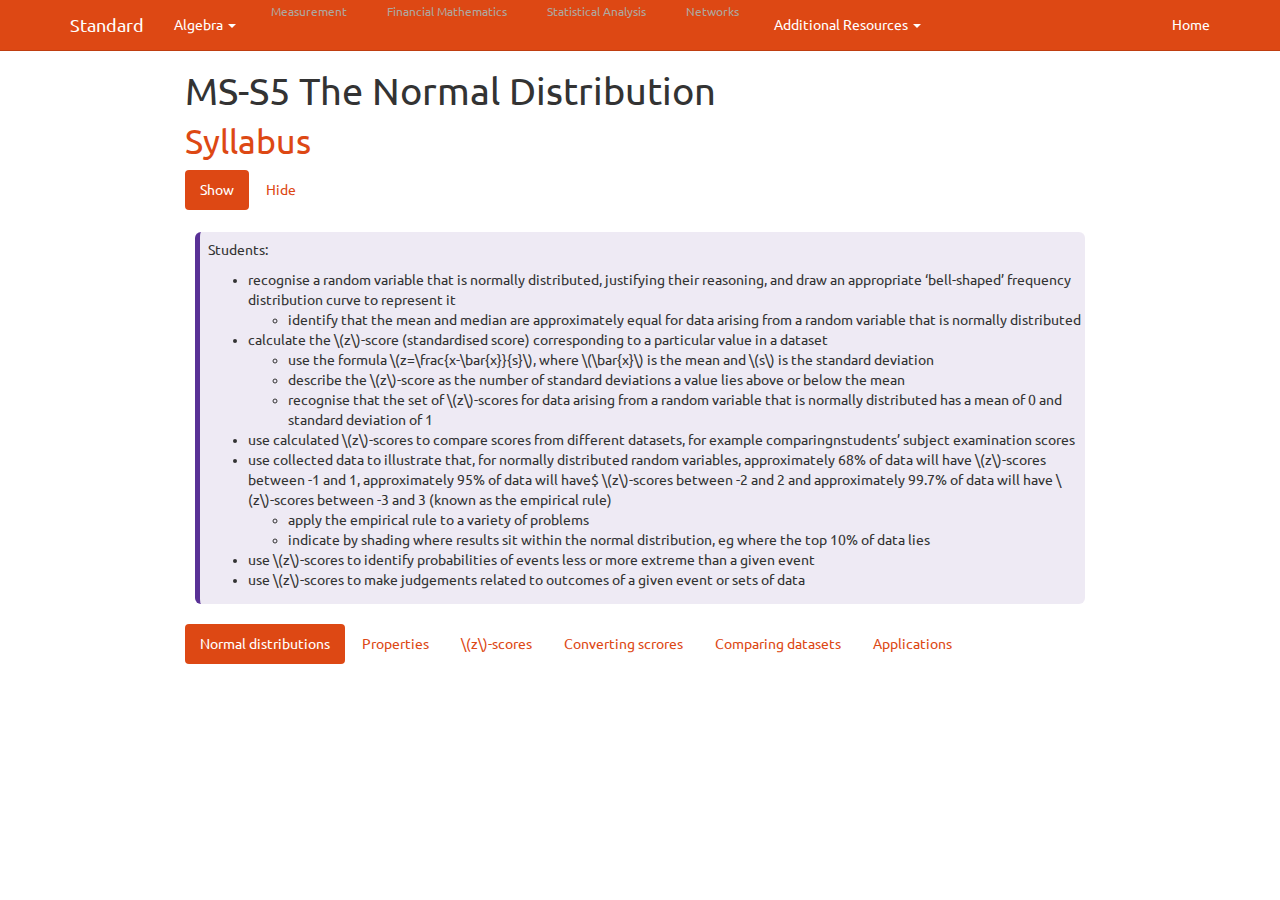
<file: docs/MS-S5_The_Normal_Distribution.html>
<!DOCTYPE html>

<html>

<head>

<meta charset="utf-8" />
<meta name="generator" content="pandoc" />
<meta http-equiv="X-UA-Compatible" content="IE=EDGE" />




<title>MS-S5 The Normal Distribution</title>

<script src="site_libs/jquery-1.11.3/jquery.min.js"></script>
<meta name="viewport" content="width=device-width, initial-scale=1" />
<link href="site_libs/bootstrap-3.3.5/css/united.min.css" rel="stylesheet" />
<script src="site_libs/bootstrap-3.3.5/js/bootstrap.min.js"></script>
<script src="site_libs/bootstrap-3.3.5/shim/html5shiv.min.js"></script>
<script src="site_libs/bootstrap-3.3.5/shim/respond.min.js"></script>
<script src="site_libs/navigation-1.1/tabsets.js"></script>
<link href="site_libs/highlightjs-9.12.0/textmate.css" rel="stylesheet" />
<script src="site_libs/highlightjs-9.12.0/highlight.js"></script>

<style type="text/css">code{white-space: pre;}</style>
<style type="text/css">
  pre:not([class]) {
    background-color: white;
  }
</style>
<script type="text/javascript">
if (window.hljs) {
  hljs.configure({languages: []});
  hljs.initHighlightingOnLoad();
  if (document.readyState && document.readyState === "complete") {
    window.setTimeout(function() { hljs.initHighlighting(); }, 0);
  }
}
</script>



<style type="text/css">
h1 {
  font-size: 34px;
}
h1.title {
  font-size: 38px;
}
h2 {
  font-size: 30px;
}
h3 {
  font-size: 24px;
}
h4 {
  font-size: 18px;
}
h5 {
  font-size: 16px;
}
h6 {
  font-size: 12px;
}
.table th:not([align]) {
  text-align: left;
}
</style>

<link rel="stylesheet" href="style.css" type="text/css" />



<style type = "text/css">
.main-container {
  max-width: 940px;
  margin-left: auto;
  margin-right: auto;
}
code {
  color: inherit;
  background-color: rgba(0, 0, 0, 0.04);
}
img {
  max-width:100%;
}
.tabbed-pane {
  padding-top: 12px;
}
.html-widget {
  margin-bottom: 20px;
}
button.code-folding-btn:focus {
  outline: none;
}
summary {
  display: list-item;
}
</style>


<style type="text/css">
/* padding for bootstrap navbar */
body {
  padding-top: 51px;
  padding-bottom: 40px;
}
/* offset scroll position for anchor links (for fixed navbar)  */
.section h1 {
  padding-top: 56px;
  margin-top: -56px;
}
.section h2 {
  padding-top: 56px;
  margin-top: -56px;
}
.section h3 {
  padding-top: 56px;
  margin-top: -56px;
}
.section h4 {
  padding-top: 56px;
  margin-top: -56px;
}
.section h5 {
  padding-top: 56px;
  margin-top: -56px;
}
.section h6 {
  padding-top: 56px;
  margin-top: -56px;
}
.dropdown-submenu {
  position: relative;
}
.dropdown-submenu>.dropdown-menu {
  top: 0;
  left: 100%;
  margin-top: -6px;
  margin-left: -1px;
  border-radius: 0 6px 6px 6px;
}
.dropdown-submenu:hover>.dropdown-menu {
  display: block;
}
.dropdown-submenu>a:after {
  display: block;
  content: " ";
  float: right;
  width: 0;
  height: 0;
  border-color: transparent;
  border-style: solid;
  border-width: 5px 0 5px 5px;
  border-left-color: #cccccc;
  margin-top: 5px;
  margin-right: -10px;
}
.dropdown-submenu:hover>a:after {
  border-left-color: #ffffff;
}
.dropdown-submenu.pull-left {
  float: none;
}
.dropdown-submenu.pull-left>.dropdown-menu {
  left: -100%;
  margin-left: 10px;
  border-radius: 6px 0 6px 6px;
}
</style>

<script>
// manage active state of menu based on current page
$(document).ready(function () {
  // active menu anchor
  href = window.location.pathname
  href = href.substr(href.lastIndexOf('/') + 1)
  if (href === "")
    href = "index.html";
  var menuAnchor = $('a[href="' + href + '"]');

  // mark it active
  menuAnchor.parent().addClass('active');

  // if it's got a parent navbar menu mark it active as well
  menuAnchor.closest('li.dropdown').addClass('active');
});
</script>

<!-- tabsets -->

<style type="text/css">
.tabset-dropdown > .nav-tabs {
  display: inline-table;
  max-height: 500px;
  min-height: 44px;
  overflow-y: auto;
  background: white;
  border: 1px solid #ddd;
  border-radius: 4px;
}

.tabset-dropdown > .nav-tabs > li.active:before {
  content: "";
  font-family: 'Glyphicons Halflings';
  display: inline-block;
  padding: 10px;
  border-right: 1px solid #ddd;
}

.tabset-dropdown > .nav-tabs.nav-tabs-open > li.active:before {
  content: "&#xe258;";
  border: none;
}

.tabset-dropdown > .nav-tabs.nav-tabs-open:before {
  content: "";
  font-family: 'Glyphicons Halflings';
  display: inline-block;
  padding: 10px;
  border-right: 1px solid #ddd;
}

.tabset-dropdown > .nav-tabs > li.active {
  display: block;
}

.tabset-dropdown > .nav-tabs > li > a,
.tabset-dropdown > .nav-tabs > li > a:focus,
.tabset-dropdown > .nav-tabs > li > a:hover {
  border: none;
  display: inline-block;
  border-radius: 4px;
  background-color: transparent;
}

.tabset-dropdown > .nav-tabs.nav-tabs-open > li {
  display: block;
  float: none;
}

.tabset-dropdown > .nav-tabs > li {
  display: none;
}
</style>

<!-- code folding -->




</head>

<body>


<div class="container-fluid main-container">




<div class="navbar navbar-default  navbar-fixed-top" role="navigation">
  <div class="container">
    <div class="navbar-header">
      <button type="button" class="navbar-toggle collapsed" data-toggle="collapse" data-target="#navbar">
        <span class="icon-bar"></span>
        <span class="icon-bar"></span>
        <span class="icon-bar"></span>
      </button>
      <a class="navbar-brand" href="index.html">Standard</a>
    </div>
    <div id="navbar" class="navbar-collapse collapse">
      <ul class="nav navbar-nav">
        <li class="dropdown">
  <a href="#" class="dropdown-toggle" data-toggle="dropdown" role="button" aria-expanded="false">
    Algebra
     
    <span class="caret"></span>
  </a>
  <ul class="dropdown-menu" role="menu">
    <li class="dropdown-submenu">
      <a href="#" class="dropdown-toggle" data-toggle="dropdown" role="button" aria-expanded="false">MS-A4 Types of Relationships</a>
      <ul class="dropdown-menu" role="menu">
        <li>
          <a href="MS-A4-2_Types_of_Relationships.html">MS-A4.2 Non-linear relationships</a>
        </li>
      </ul>
    </li>
  </ul>
</li>
<li class="dropdown-header">Measurement</li>
<li class="dropdown-header">Financial Mathematics</li>
<li class="dropdown-header">Statistical Analysis</li>
<li class="dropdown-header">Networks</li>
<li class="dropdown">
  <a href="#" class="dropdown-toggle" data-toggle="dropdown" role="button" aria-expanded="false">
    Additional Resources
     
    <span class="caret"></span>
  </a>
  <ul class="dropdown-menu" role="menu">
    <li>
      <a href="https://claytonpollard.github.io/11standard_additional.html">Year 11 Standard</a>
    </li>
    <li>
      <a href="https://claytonpollard.github.io/12standard1_additional.html">Year 12 Standard 1</a>
    </li>
    <li>
      <a href="https://claytonpollard.github.io/12standard2_additional.html">Year 12 Standard 2</a>
    </li>
  </ul>
</li>
      </ul>
      <ul class="nav navbar-nav navbar-right">
        <li>
  <a href="https://claytonpollard.github.io/index.html">Home</a>
</li>
      </ul>
    </div><!--/.nav-collapse -->
  </div><!--/.container -->
</div><!--/.navbar -->
<script src="https://cdn.geogebra.org/apps/deployggb.js"></script>

<div class="fluid-row" id="header">



<h1 class="title toc-ignore">MS-S5 The Normal Distribution</h1>

</div>


<div id="syllabus" class="section level1 tabset tabset-fade tabset-pills">
<h1><a href="https://syllabus.nesa.nsw.edu.au/assets/mathematics_standard/mathematics-standard-stage-6-syllabus-2017.pdf">Syllabus</a></h1>
<div id="show" class="section level2">
<h2>Show</h2>
<div class="syllabus">
<p>Students:</p>
<ul>
<li>recognise a random variable that is normally distributed, justifying their reasoning, and draw an appropriate ‘bell-shaped’ frequency distribution curve to represent it
<ul>
<li>identify that the mean and median are approximately equal for data arising from a random variable that is normally distributed</li>
</ul></li>
<li>calculate the <span class="math inline">\(z\)</span>-score (standardised score) corresponding to a particular value in a dataset
<ul>
<li>use the formula <span class="math inline">\(z=\frac{x-\bar{x}}{s}\)</span>, where <span class="math inline">\(\bar{x}\)</span> is the mean and <span class="math inline">\(s\)</span> is the standard deviation</li>
<li>describe the <span class="math inline">\(z\)</span>-score as the number of standard deviations a value lies above or below the mean</li>
<li>recognise that the set of <span class="math inline">\(z\)</span>-scores for data arising from a random variable that is normally distributed has a mean of 0 and standard deviation of 1</li>
</ul></li>
<li>use calculated <span class="math inline">\(z\)</span>-scores to compare scores from different datasets, for example comparingnstudents’ subject examination scores</li>
<li>use collected data to illustrate that, for normally distributed random variables, approximately 68% of data will have <span class="math inline">\(z\)</span>-scores between -1 and 1, approximately 95% of data will have$ <span class="math inline">\(z\)</span>-scores between -2 and 2 and approximately 99.7% of data will have <span class="math inline">\(z\)</span>-scores between -3 and 3 (known as the empirical rule)
<ul>
<li>apply the empirical rule to a variety of problems</li>
<li>indicate by shading where results sit within the normal distribution, eg where the top 10% of data lies</li>
</ul></li>
<li>use <span class="math inline">\(z\)</span>-scores to identify probabilities of events less or more extreme than a given event</li>
<li>use <span class="math inline">\(z\)</span>-scores to make judgements related to outcomes of a given event or sets of data</li>
</ul>
</div>
</div>
<div id="hide" class="section level2">
<h2>Hide</h2>
</div>
</div>
<div id="section" class="section level1 tabset tabset-fade tabset-pills">
<h1></h1>
<div id="normal-distributions" class="section level2">
<h2>Normal distributions</h2>
</div>
<div id="properties" class="section level2">
<h2>Properties</h2>
</div>
<div id="z-scores" class="section level2">
<h2><span class="math inline">\(z\)</span>-scores</h2>
</div>
<div id="converting-scrores" class="section level2">
<h2>Converting scrores</h2>
</div>
<div id="comparing-datasets" class="section level2">
<h2>Comparing datasets</h2>
</div>
<div id="applications" class="section level2">
<h2>Applications</h2>
</div>
</div>




</div>

<script>

// add bootstrap table styles to pandoc tables
function bootstrapStylePandocTables() {
  $('tr.header').parent('thead').parent('table').addClass('table table-condensed');
}
$(document).ready(function () {
  bootstrapStylePandocTables();
});


</script>

<!-- tabsets -->

<script>
$(document).ready(function () {
  window.buildTabsets("TOC");
});

$(document).ready(function () {
  $('.tabset-dropdown > .nav-tabs > li').click(function () {
    $(this).parent().toggleClass('nav-tabs-open')
  });
});
</script>

<!-- code folding -->


<!-- dynamically load mathjax for compatibility with self-contained -->
<script>
  (function () {
    var script = document.createElement("script");
    script.type = "text/javascript";
    script.src  = "https://mathjax.rstudio.com/latest/MathJax.js?config=TeX-AMS-MML_HTMLorMML";
    document.getElementsByTagName("head")[0].appendChild(script);
  })();
</script>

</body>
</html>
</file>
<file: docs/site_libs/highlightjs-9.12.0/textmate.css>
.hljs-literal {
  color: rgb(88, 72, 246);
}

.hljs-number {
  color: rgb(0, 0, 205);
}

.hljs-comment {
  color: rgb(76, 136, 107);
}

.hljs-keyword {
  color: rgb(0, 0, 255);
}

.hljs-string {
  color: rgb(3, 106, 7);
}
</file>
<file: docs/style.css>
.primary {
  border: 1px rgb(44,62,80);
  border-left: 5px rgb(44,62,80);
  border-style: hidden;
  border-left-style: solid;
  border-radius: 6px;
  padding: 4px;
  padding-top: 8px;
  padding-left: 8px;
  margin: 10px;
  background: rgba(44,62,80, 0.1);
}

.syllabus {
  border: 1px rgb(89,49,150);
  border-left: 5px rgb(89,49,150);
  border-style: hidden;
  border-left-style: solid;
  border-radius: 6px;
  padding: 4px;
  padding-top: 8px;
  padding-left: 8px;
  margin: 10px;
  background: rgba(89,49,150, 0.1);
}

.definition {
  border: 1px rgb(52,152,219);
  border-left: 5px rgb(52,152,219);
  border-style: hidden;
  border-left-style: solid;
  border-radius: 6px;
  padding: 4px;
  padding-top: 8px;
  padding-left: 8px;
  margin: 10px;
  background: rgba(52,152,219, 0.1);
}

.example {
  border: 1px rgb(24,188,156);
  border-left: 5px rgb(24,188,156);
  border-style: hidden;
  border-left-style: solid;
  border-radius: 6px;
  padding: 4px;
  padding-top: 8px;
  padding-left: 8px;
  margin: 10px;
  background: rgba(24,188,156, 0.1);
}

.solution {
  border: 1px rgb(24,188,156);
  border-left: 5px rgb(24,188,156);
  border-style: hidden;
  border-left-style: solid;
  border-radius: 6px;
  padding: 4px;
  padding-top: 8px;
  padding-left: 8px;
  margin: 10px;
  background: rgba(24,188,156, 0.1);
}

.important {
  border: 1px rgb(231,76,60);
  border-left: 5px rgb(231,76,60);
  border-style: hidden;
  border-left-style: solid;
  border-radius: 6px;
  padding: 4px;
  padding-top: 8px;
  padding-left: 8px;
  margin: 10px;
  background: rgba(231,76,60, 0.1);
}

.extension {
  border: 1px rgb(115,57,7);
  border-left: 5px rgb(115,57,7);
  border-style: hidden;
  border-left-style: solid;
  border-radius: 6px;
  padding: 4px;
  padding-top: 8px;
  padding-left: 8px;
  margin: 10px;
  background: rgba(115,57,7, 0.1);
}

.note {
  border: 1px rgb(243,156,18);
  border-left: 5px rgb(243,156,18);
  border-style: hidden;
  border-left-style: solid;
  border-radius: 6px;
  padding: 4px;
  padding-top: 8px;
  padding-left: 8px;
  margin: 10px;
  background: rgba(243,156,18, 0.1);
}

.law {
  border: 1px rgb(52,152,219);
  border-left: 5px rgb(52,152,219);
  border-top: 5px rgb(52,152,219);
  border-style: hidden;
  border-left-style: solid;
  border-top-style: solid;
  border-radius: 6px;
  padding: 4px;
  padding-top: 8px;
  padding-left: 8px;
  margin: 10px;
  background: rgba(243,156,18, 0.1);
}

.theorem {
  border: 1px rgb(24,188,156);
  border-left: 5px rgb(24,188,156);
  border-top: 5px rgb(24,188,156);
  border-style: hidden;
  border-left-style: solid;
  border-top-style: solid;
  border-radius: 6px;
  padding: 4px;
  padding-top: 8px;
  padding-left: 8px;
  margin: 10px;
  background: rgba(243,156,18, 0.1);
}

.result {
  border: 1px rgb(231,76,60);
  border-left: 5px rgb(231,76,60);
  border-top: 5px rgb(231,76,60);
  border-style: hidden;
  border-left-style: solid;
  border-top-style: solid;
  border-radius: 6px;
  padding: 4px;
  padding-top: 8px;
  padding-left: 8px;
  margin: 10px;
  background: rgba(243,156,18, 0.1);
}

.proof {
  border: 1px rgb(231,76,60);
  border-left: 5px rgb(231,76,60);
  border-top: 3px rgb(231,76,60);
  border-style: hidden;
  border-left-style: solid;
  border-top-style: solid;
  border-radius: 6px;
  padding: 4px;
  padding-top: 8px;
  padding-left: 8px;
  margin: 10px;
  background: rgba(243,156,18, 0.1);
}

.formula {
  border: 1px rgb(231,76,60);
  border-left: 5px rgb(231,76,60);;
  border-style: hidden;
  border-left-style: solid;
  border-radius: 6px;
  padding: 4px;
  padding-top: 8px;
  padding-left: 8px;
  margin: 10px;
  background: rgba(243,156,18, 0.1);
}


#nextsteps {
   color: blue;
}

.emphasized {
   font-size: 1.2em;
}

/* Create two equal columns that floats next to each other */
.column {
  float: left;
  width: 50%;
  padding: 10px;
}

/* Clear floats after the columns */
.row:after {
  content: "";
  display: table;
  clear: both;
}

@font-face {
    font-family: 'casio';
    src: URL('./ES03.TTF') format('truetype');
}
</file>
<file: docs/site_libs/bootstrap-3.3.5/css/flatly.min.css>
@font-face {
  font-family: 'Lato';
  font-style: normal;
  font-weight: 400;
  src: url(fonts/Lato.ttf) format('truetype');
}
@font-face {
  font-family: 'Lato';
  font-style: normal;
  font-weight: 700;
  src: url(fonts/LatoBold.ttf) format('truetype');
}
@font-face {
  font-family: 'Lato';
  font-style: italic;
  font-weight: 400;
  src: url(fonts/LatoItalic.ttf) format('truetype');
}

/*!
 * bootswatch v3.3.6
 * Homepage: http://bootswatch.com
 * Copyright 2012-2015 Thomas Park
 * Licensed under MIT
 * Based on Bootstrap
*//*!
 * Bootstrap v3.3.6 (http://getbootstrap.com)
 * Copyright 2011-2015 Twitter, Inc.
 * Licensed under MIT (https://github.com/twbs/bootstrap/blob/master/LICENSE)
 *//*! normalize.css v3.0.3 | MIT License | github.com/necolas/normalize.css */html{font-family:sans-serif;-ms-text-size-adjust:100%;-webkit-text-size-adjust:100%}body{margin:0}article,aside,details,figcaption,figure,footer,header,hgroup,main,menu,nav,section,summary{display:block}audio,canvas,progress,video{display:inline-block;vertical-align:baseline}audio:not([controls]){display:none;height:0}[hidden],template{display:none}a{background-color:transparent}a:active,a:hover{outline:0}abbr[title]{border-bottom:1px dotted}b,strong{font-weight:bold}dfn{font-style:italic}h1{font-size:2em;margin:0.67em 0}mark{background:#ff0;color:#000}small{font-size:80%}sub,sup{font-size:75%;line-height:0;position:relative;vertical-align:baseline}sup{top:-0.5em}sub{bottom:-0.25em}img{border:0}svg:not(:root){overflow:hidden}figure{margin:1em 40px}hr{-webkit-box-sizing:content-box;-moz-box-sizing:content-box;box-sizing:content-box;height:0}pre{overflow:auto}code,kbd,pre,samp{font-family:monospace, monospace;font-size:1em}button,input,optgroup,select,textarea{color:inherit;font:inherit;margin:0}button{overflow:visible}button,select{text-transform:none}button,html input[type="button"],input[type="reset"],input[type="submit"]{-webkit-appearance:button;cursor:pointer}button[disabled],html input[disabled]{cursor:default}button::-moz-focus-inner,input::-moz-focus-inner{border:0;padding:0}input{line-height:normal}input[type="checkbox"],input[type="radio"]{-webkit-box-sizing:border-box;-moz-box-sizing:border-box;box-sizing:border-box;padding:0}input[type="number"]::-webkit-inner-spin-button,input[type="number"]::-webkit-outer-spin-button{height:auto}input[type="search"]{-webkit-appearance:textfield;-webkit-box-sizing:content-box;-moz-box-sizing:content-box;box-sizing:content-box}input[type="search"]::-webkit-search-cancel-button,input[type="search"]::-webkit-search-decoration{-webkit-appearance:none}fieldset{border:1px solid #c0c0c0;margin:0 2px;padding:0.35em 0.625em 0.75em}legend{border:0;padding:0}textarea{overflow:auto}optgroup{font-weight:bold}table{border-collapse:collapse;border-spacing:0}td,th{padding:0}/*! Source: https://github.com/h5bp/html5-boilerplate/blob/master/src/css/main.css */@media print{*,*:before,*:after{background:transparent !important;color:#000 !important;-webkit-box-shadow:none !important;box-shadow:none !important;text-shadow:none !important}a,a:visited{text-decoration:underline}a[href]:after{content:" (" attr(href) ")"}abbr[title]:after{content:" (" attr(title) ")"}a[href^="#"]:after,a[href^="javascript:"]:after{content:""}pre,blockquote{border:1px solid #999;page-break-inside:avoid}thead{display:table-header-group}tr,img{page-break-inside:avoid}img{max-width:100% !important}p,h2,h3{orphans:3;widows:3}h2,h3{page-break-after:avoid}.navbar{display:none}.btn>.caret,.dropup>.btn>.caret{border-top-color:#000 !important}.label{border:1px solid #000}.table{border-collapse:collapse !important}.table td,.table th{background-color:#fff !important}.table-bordered th,.table-bordered td{border:1px solid #ddd !important}}@font-face{font-family:'Glyphicons Halflings';src:url('../fonts/glyphicons-halflings-regular.eot');src:url('../fonts/glyphicons-halflings-regular.eot?#iefix') format('embedded-opentype'),url('../fonts/glyphicons-halflings-regular.woff') format('woff'),url('../fonts/glyphicons-halflings-regular.ttf') format('truetype'),url('../fonts/glyphicons-halflings-regular.svg#glyphicons_halflingsregular') format('svg')}.glyphicon{position:relative;top:1px;display:inline-block;font-family:'Glyphicons Halflings';font-style:normal;font-weight:normal;line-height:1;-webkit-font-smoothing:antialiased;-moz-osx-font-smoothing:grayscale}.glyphicon-asterisk:before{content:"\002a"}.glyphicon-plus:before{content:"\002b"}.glyphicon-euro:before,.glyphicon-eur:before{content:"\20ac"}.glyphicon-minus:before{content:"\2212"}.glyphicon-cloud:before{content:"\2601"}.glyphicon-envelope:before{content:"\2709"}.glyphicon-pencil:before{content:"\270f"}.glyphicon-glass:before{content:"\e001"}.glyphicon-music:before{content:"\e002"}.glyphicon-search:before{content:"\e003"}.glyphicon-heart:before{content:"\e005"}.glyphicon-star:before{content:"\e006"}.glyphicon-star-empty:before{content:"\e007"}.glyphicon-user:before{content:"\e008"}.glyphicon-film:before{content:"\e009"}.glyphicon-th-large:before{content:"\e010"}.glyphicon-th:before{content:"\e011"}.glyphicon-th-list:before{content:"\e012"}.glyphicon-ok:before{content:"\e013"}.glyphicon-remove:before{content:"\e014"}.glyphicon-zoom-in:before{content:"\e015"}.glyphicon-zoom-out:before{content:"\e016"}.glyphicon-off:before{content:"\e017"}.glyphicon-signal:before{content:"\e018"}.glyphicon-cog:before{content:"\e019"}.glyphicon-trash:before{content:"\e020"}.glyphicon-home:before{content:"\e021"}.glyphicon-file:before{content:"\e022"}.glyphicon-time:before{content:"\e023"}.glyphicon-road:before{content:"\e024"}.glyphicon-download-alt:before{content:"\e025"}.glyphicon-download:before{content:"\e026"}.glyphicon-upload:before{content:"\e027"}.glyphicon-inbox:before{content:"\e028"}.glyphicon-play-circle:before{content:"\e029"}.glyphicon-repeat:before{content:"\e030"}.glyphicon-refresh:before{content:"\e031"}.glyphicon-list-alt:before{content:"\e032"}.glyphicon-lock:before{content:"\e033"}.glyphicon-flag:before{content:"\e034"}.glyphicon-headphones:before{content:"\e035"}.glyphicon-volume-off:before{content:"\e036"}.glyphicon-volume-down:before{content:"\e037"}.glyphicon-volume-up:before{content:"\e038"}.glyphicon-qrcode:before{content:"\e039"}.glyphicon-barcode:before{content:"\e040"}.glyphicon-tag:before{content:"\e041"}.glyphicon-tags:before{content:"\e042"}.glyphicon-book:before{content:"\e043"}.glyphicon-bookmark:before{content:"\e044"}.glyphicon-print:before{content:"\e045"}.glyphicon-camera:before{content:"\e046"}.glyphicon-font:before{content:"\e047"}.glyphicon-bold:before{content:"\e048"}.glyphicon-italic:before{content:"\e049"}.glyphicon-text-height:before{content:"\e050"}.glyphicon-text-width:before{content:"\e051"}.glyphicon-align-left:before{content:"\e052"}.glyphicon-align-center:before{content:"\e053"}.glyphicon-align-right:before{content:"\e054"}.glyphicon-align-justify:before{content:"\e055"}.glyphicon-list:before{content:"\e056"}.glyphicon-indent-left:before{content:"\e057"}.glyphicon-indent-right:before{content:"\e058"}.glyphicon-facetime-video:before{content:"\e059"}.glyphicon-picture:before{content:"\e060"}.glyphicon-map-marker:before{content:"\e062"}.glyphicon-adjust:before{content:"\e063"}.glyphicon-tint:before{content:"\e064"}.glyphicon-edit:before{content:"\e065"}.glyphicon-share:before{content:"\e066"}.glyphicon-check:before{content:"\e067"}.glyphicon-move:before{content:"\e068"}.glyphicon-step-backward:before{content:"\e069"}.glyphicon-fast-backward:before{content:"\e070"}.glyphicon-backward:before{content:"\e071"}.glyphicon-play:before{content:"\e072"}.glyphicon-pause:before{content:"\e073"}.glyphicon-stop:before{content:"\e074"}.glyphicon-forward:before{content:"\e075"}.glyphicon-fast-forward:before{content:"\e076"}.glyphicon-step-forward:before{content:"\e077"}.glyphicon-eject:before{content:"\e078"}.glyphicon-chevron-left:before{content:"\e079"}.glyphicon-chevron-right:before{content:"\e080"}.glyphicon-plus-sign:before{content:"\e081"}.glyphicon-minus-sign:before{content:"\e082"}.glyphicon-remove-sign:before{content:"\e083"}.glyphicon-ok-sign:before{content:"\e084"}.glyphicon-question-sign:before{content:"\e085"}.glyphicon-info-sign:before{content:"\e086"}.glyphicon-screenshot:before{content:"\e087"}.glyphicon-remove-circle:before{content:"\e088"}.glyphicon-ok-circle:before{content:"\e089"}.glyphicon-ban-circle:before{content:"\e090"}.glyphicon-arrow-left:before{content:"\e091"}.glyphicon-arrow-right:before{content:"\e092"}.glyphicon-arrow-up:before{content:"\e093"}.glyphicon-arrow-down:before{content:"\e094"}.glyphicon-share-alt:before{content:"\e095"}.glyphicon-resize-full:before{content:"\e096"}.glyphicon-resize-small:before{content:"\e097"}.glyphicon-exclamation-sign:before{content:"\e101"}.glyphicon-gift:before{content:"\e102"}.glyphicon-leaf:before{content:"\e103"}.glyphicon-fire:before{content:"\e104"}.glyphicon-eye-open:before{content:"\e105"}.glyphicon-eye-close:before{content:"\e106"}.glyphicon-warning-sign:before{content:"\e107"}.glyphicon-plane:before{content:"\e108"}.glyphicon-calendar:before{content:"\e109"}.glyphicon-random:before{content:"\e110"}.glyphicon-comment:before{content:"\e111"}.glyphicon-magnet:before{content:"\e112"}.glyphicon-chevron-up:before{content:"\e113"}.glyphicon-chevron-down:before{content:"\e114"}.glyphicon-retweet:before{content:"\e115"}.glyphicon-shopping-cart:before{content:"\e116"}.glyphicon-folder-close:before{content:"\e117"}.glyphicon-folder-open:before{content:"\e118"}.glyphicon-resize-vertical:before{content:"\e119"}.glyphicon-resize-horizontal:before{content:"\e120"}.glyphicon-hdd:before{content:"\e121"}.glyphicon-bullhorn:before{content:"\e122"}.glyphicon-bell:before{content:"\e123"}.glyphicon-certificate:before{content:"\e124"}.glyphicon-thumbs-up:before{content:"\e125"}.glyphicon-thumbs-down:before{content:"\e126"}.glyphicon-hand-right:before{content:"\e127"}.glyphicon-hand-left:before{content:"\e128"}.glyphicon-hand-up:before{content:"\e129"}.glyphicon-hand-down:before{content:"\e130"}.glyphicon-circle-arrow-right:before{content:"\e131"}.glyphicon-circle-arrow-left:before{content:"\e132"}.glyphicon-circle-arrow-up:before{content:"\e133"}.glyphicon-circle-arrow-down:before{content:"\e134"}.glyphicon-globe:before{content:"\e135"}.glyphicon-wrench:before{content:"\e136"}.glyphicon-tasks:before{content:"\e137"}.glyphicon-filter:before{content:"\e138"}.glyphicon-briefcase:before{content:"\e139"}.glyphicon-fullscreen:before{content:"\e140"}.glyphicon-dashboard:before{content:"\e141"}.glyphicon-paperclip:before{content:"\e142"}.glyphicon-heart-empty:before{content:"\e143"}.glyphicon-link:before{content:"\e144"}.glyphicon-phone:before{content:"\e145"}.glyphicon-pushpin:before{content:"\e146"}.glyphicon-usd:before{content:"\e148"}.glyphicon-gbp:before{content:"\e149"}.glyphicon-sort:before{content:"\e150"}.glyphicon-sort-by-alphabet:before{content:"\e151"}.glyphicon-sort-by-alphabet-alt:before{content:"\e152"}.glyphicon-sort-by-order:before{content:"\e153"}.glyphicon-sort-by-order-alt:before{content:"\e154"}.glyphicon-sort-by-attributes:before{content:"\e155"}.glyphicon-sort-by-attributes-alt:before{content:"\e156"}.glyphicon-unchecked:before{content:"\e157"}.glyphicon-expand:before{content:"\e158"}.glyphicon-collapse-down:before{content:"\e159"}.glyphicon-collapse-up:before{content:"\e160"}.glyphicon-log-in:before{content:"\e161"}.glyphicon-flash:before{content:"\e162"}.glyphicon-log-out:before{content:"\e163"}.glyphicon-new-window:before{content:"\e164"}.glyphicon-record:before{content:"\e165"}.glyphicon-save:before{content:"\e166"}.glyphicon-open:before{content:"\e167"}.glyphicon-saved:before{content:"\e168"}.glyphicon-import:before{content:"\e169"}.glyphicon-export:before{content:"\e170"}.glyphicon-send:before{content:"\e171"}.glyphicon-floppy-disk:before{content:"\e172"}.glyphicon-floppy-saved:before{content:"\e173"}.glyphicon-floppy-remove:before{content:"\e174"}.glyphicon-floppy-save:before{content:"\e175"}.glyphicon-floppy-open:before{content:"\e176"}.glyphicon-credit-card:before{content:"\e177"}.glyphicon-transfer:before{content:"\e178"}.glyphicon-cutlery:before{content:"\e179"}.glyphicon-header:before{content:"\e180"}.glyphicon-compressed:before{content:"\e181"}.glyphicon-earphone:before{content:"\e182"}.glyphicon-phone-alt:before{content:"\e183"}.glyphicon-tower:before{content:"\e184"}.glyphicon-stats:before{content:"\e185"}.glyphicon-sd-video:before{content:"\e186"}.glyphicon-hd-video:before{content:"\e187"}.glyphicon-subtitles:before{content:"\e188"}.glyphicon-sound-stereo:before{content:"\e189"}.glyphicon-sound-dolby:before{content:"\e190"}.glyphicon-sound-5-1:before{content:"\e191"}.glyphicon-sound-6-1:before{content:"\e192"}.glyphicon-sound-7-1:before{content:"\e193"}.glyphicon-copyright-mark:before{content:"\e194"}.glyphicon-registration-mark:before{content:"\e195"}.glyphicon-cloud-download:before{content:"\e197"}.glyphicon-cloud-upload:before{content:"\e198"}.glyphicon-tree-conifer:before{content:"\e199"}.glyphicon-tree-deciduous:before{content:"\e200"}.glyphicon-cd:before{content:"\e201"}.glyphicon-save-file:before{content:"\e202"}.glyphicon-open-file:before{content:"\e203"}.glyphicon-level-up:before{content:"\e204"}.glyphicon-copy:before{content:"\e205"}.glyphicon-paste:before{content:"\e206"}.glyphicon-alert:before{content:"\e209"}.glyphicon-equalizer:before{content:"\e210"}.glyphicon-king:before{content:"\e211"}.glyphicon-queen:before{content:"\e212"}.glyphicon-pawn:before{content:"\e213"}.glyphicon-bishop:before{content:"\e214"}.glyphicon-knight:before{content:"\e215"}.glyphicon-baby-formula:before{content:"\e216"}.glyphicon-tent:before{content:"\26fa"}.glyphicon-blackboard:before{content:"\e218"}.glyphicon-bed:before{content:"\e219"}.glyphicon-apple:before{content:"\f8ff"}.glyphicon-erase:before{content:"\e221"}.glyphicon-hourglass:before{content:"\231b"}.glyphicon-lamp:before{content:"\e223"}.glyphicon-duplicate:before{content:"\e224"}.glyphicon-piggy-bank:before{content:"\e225"}.glyphicon-scissors:before{content:"\e226"}.glyphicon-bitcoin:before{content:"\e227"}.glyphicon-btc:before{content:"\e227"}.glyphicon-xbt:before{content:"\e227"}.glyphicon-yen:before{content:"\00a5"}.glyphicon-jpy:before{content:"\00a5"}.glyphicon-ruble:before{content:"\20bd"}.glyphicon-rub:before{content:"\20bd"}.glyphicon-scale:before{content:"\e230"}.glyphicon-ice-lolly:before{content:"\e231"}.glyphicon-ice-lolly-tasted:before{content:"\e232"}.glyphicon-education:before{content:"\e233"}.glyphicon-option-horizontal:before{content:"\e234"}.glyphicon-option-vertical:before{content:"\e235"}.glyphicon-menu-hamburger:before{content:"\e236"}.glyphicon-modal-window:before{content:"\e237"}.glyphicon-oil:before{content:"\e238"}.glyphicon-grain:before{content:"\e239"}.glyphicon-sunglasses:before{content:"\e240"}.glyphicon-text-size:before{content:"\e241"}.glyphicon-text-color:before{content:"\e242"}.glyphicon-text-background:before{content:"\e243"}.glyphicon-object-align-top:before{content:"\e244"}.glyphicon-object-align-bottom:before{content:"\e245"}.glyphicon-object-align-horizontal:before{content:"\e246"}.glyphicon-object-align-left:before{content:"\e247"}.glyphicon-object-align-vertical:before{content:"\e248"}.glyphicon-object-align-right:before{content:"\e249"}.glyphicon-triangle-right:before{content:"\e250"}.glyphicon-triangle-left:before{content:"\e251"}.glyphicon-triangle-bottom:before{content:"\e252"}.glyphicon-triangle-top:before{content:"\e253"}.glyphicon-console:before{content:"\e254"}.glyphicon-superscript:before{content:"\e255"}.glyphicon-subscript:before{content:"\e256"}.glyphicon-menu-left:before{content:"\e257"}.glyphicon-menu-right:before{content:"\e258"}.glyphicon-menu-down:before{content:"\e259"}.glyphicon-menu-up:before{content:"\e260"}*{-webkit-box-sizing:border-box;-moz-box-sizing:border-box;box-sizing:border-box}*:before,*:after{-webkit-box-sizing:border-box;-moz-box-sizing:border-box;box-sizing:border-box}html{font-size:10px;-webkit-tap-highlight-color:rgba(0,0,0,0)}body{font-family:"Lato","Helvetica Neue",Helvetica,Arial,sans-serif;font-size:15px;line-height:1.42857143;color:#2c3e50;background-color:#ffffff}input,button,select,textarea{font-family:inherit;font-size:inherit;line-height:inherit}a{color:#18bc9c;text-decoration:none}a:hover,a:focus{color:#18bc9c;text-decoration:underline}a:focus{outline:thin dotted;outline:5px auto -webkit-focus-ring-color;outline-offset:-2px}figure{margin:0}img{vertical-align:middle}.img-responsive,.thumbnail>img,.thumbnail a>img,.carousel-inner>.item>img,.carousel-inner>.item>a>img{display:block;max-width:100%;height:auto}.img-rounded{border-radius:6px}.img-thumbnail{padding:4px;line-height:1.42857143;background-color:#ffffff;border:1px solid #ecf0f1;border-radius:4px;-webkit-transition:all .2s ease-in-out;-o-transition:all .2s ease-in-out;transition:all .2s ease-in-out;display:inline-block;max-width:100%;height:auto}.img-circle{border-radius:50%}hr{margin-top:21px;margin-bottom:21px;border:0;border-top:1px solid #ecf0f1}.sr-only{position:absolute;width:1px;height:1px;margin:-1px;padding:0;overflow:hidden;clip:rect(0, 0, 0, 0);border:0}.sr-only-focusable:active,.sr-only-focusable:focus{position:static;width:auto;height:auto;margin:0;overflow:visible;clip:auto}[role="button"]{cursor:pointer}h1,h2,h3,h4,h5,h6,.h1,.h2,.h3,.h4,.h5,.h6{font-family:"Lato","Helvetica Neue",Helvetica,Arial,sans-serif;font-weight:400;line-height:1.1;color:inherit}h1 small,h2 small,h3 small,h4 small,h5 small,h6 small,.h1 small,.h2 small,.h3 small,.h4 small,.h5 small,.h6 small,h1 .small,h2 .small,h3 .small,h4 .small,h5 .small,h6 .small,.h1 .small,.h2 .small,.h3 .small,.h4 .small,.h5 .small,.h6 .small{font-weight:normal;line-height:1;color:#b4bcc2}h1,.h1,h2,.h2,h3,.h3{margin-top:21px;margin-bottom:10.5px}h1 small,.h1 small,h2 small,.h2 small,h3 small,.h3 small,h1 .small,.h1 .small,h2 .small,.h2 .small,h3 .small,.h3 .small{font-size:65%}h4,.h4,h5,.h5,h6,.h6{margin-top:10.5px;margin-bottom:10.5px}h4 small,.h4 small,h5 small,.h5 small,h6 small,.h6 small,h4 .small,.h4 .small,h5 .small,.h5 .small,h6 .small,.h6 .small{font-size:75%}h1,.h1{font-size:39px}h2,.h2{font-size:32px}h3,.h3{font-size:26px}h4,.h4{font-size:19px}h5,.h5{font-size:15px}h6,.h6{font-size:13px}p{margin:0 0 10.5px}.lead{margin-bottom:21px;font-size:17px;font-weight:300;line-height:1.4}@media (min-width:768px){.lead{font-size:22.5px}}small,.small{font-size:86%}mark,.mark{background-color:#f39c12;padding:.2em}.text-left{text-align:left}.text-right{text-align:right}.text-center{text-align:center}.text-justify{text-align:justify}.text-nowrap{white-space:nowrap}.text-lowercase{text-transform:lowercase}.text-uppercase{text-transform:uppercase}.text-capitalize{text-transform:capitalize}.text-muted{color:#b4bcc2}.text-primary{color:#2c3e50}a.text-primary:hover,a.text-primary:focus{color:#1a242f}.text-success{color:#ffffff}a.text-success:hover,a.text-success:focus{color:#e6e6e6}.text-info{color:#ffffff}a.text-info:hover,a.text-info:focus{color:#e6e6e6}.text-warning{color:#ffffff}a.text-warning:hover,a.text-warning:focus{color:#e6e6e6}.text-danger{color:#ffffff}a.text-danger:hover,a.text-danger:focus{color:#e6e6e6}.bg-primary{color:#fff;background-color:#2c3e50}a.bg-primary:hover,a.bg-primary:focus{background-color:#1a242f}.bg-success{background-color:#18bc9c}a.bg-success:hover,a.bg-success:focus{background-color:#128f76}.bg-info{background-color:#3498db}a.bg-info:hover,a.bg-info:focus{background-color:#217dbb}.bg-warning{background-color:#f39c12}a.bg-warning:hover,a.bg-warning:focus{background-color:#c87f0a}.bg-danger{background-color:#e74c3c}a.bg-danger:hover,a.bg-danger:focus{background-color:#d62c1a}.page-header{padding-bottom:9.5px;margin:42px 0 21px;border-bottom:1px solid transparent}ul,ol{margin-top:0;margin-bottom:10.5px}ul ul,ol ul,ul ol,ol ol{margin-bottom:0}.list-unstyled{padding-left:0;list-style:none}.list-inline{padding-left:0;list-style:none;margin-left:-5px}.list-inline>li{display:inline-block;padding-left:5px;padding-right:5px}dl{margin-top:0;margin-bottom:21px}dt,dd{line-height:1.42857143}dt{font-weight:bold}dd{margin-left:0}@media (min-width:768px){.dl-horizontal dt{float:left;width:160px;clear:left;text-align:right;overflow:hidden;text-overflow:ellipsis;white-space:nowrap}.dl-horizontal dd{margin-left:180px}}abbr[title],abbr[data-original-title]{cursor:help;border-bottom:1px dotted #b4bcc2}.initialism{font-size:90%;text-transform:uppercase}blockquote{padding:10.5px 21px;margin:0 0 21px;font-size:18.75px;border-left:5px solid #ecf0f1}blockquote p:last-child,blockquote ul:last-child,blockquote ol:last-child{margin-bottom:0}blockquote footer,blockquote small,blockquote .small{display:block;font-size:80%;line-height:1.42857143;color:#b4bcc2}blockquote footer:before,blockquote small:before,blockquote .small:before{content:'\2014 \00A0'}.blockquote-reverse,blockquote.pull-right{padding-right:15px;padding-left:0;border-right:5px solid #ecf0f1;border-left:0;text-align:right}.blockquote-reverse footer:before,blockquote.pull-right footer:before,.blockquote-reverse small:before,blockquote.pull-right small:before,.blockquote-reverse .small:before,blockquote.pull-right .small:before{content:''}.blockquote-reverse footer:after,blockquote.pull-right footer:after,.blockquote-reverse small:after,blockquote.pull-right small:after,.blockquote-reverse .small:after,blockquote.pull-right .small:after{content:'\00A0 \2014'}address{margin-bottom:21px;font-style:normal;line-height:1.42857143}code,kbd,pre,samp{font-family:monospace}code{padding:2px 4px;font-size:90%;color:#c7254e;background-color:#f9f2f4;border-radius:4px}kbd{padding:2px 4px;font-size:90%;color:#ffffff;background-color:#333333;border-radius:3px;-webkit-box-shadow:inset 0 -1px 0 rgba(0,0,0,0.25);box-shadow:inset 0 -1px 0 rgba(0,0,0,0.25)}kbd kbd{padding:0;font-size:100%;font-weight:bold;-webkit-box-shadow:none;box-shadow:none}pre{display:block;padding:10px;margin:0 0 10.5px;font-size:14px;line-height:1.42857143;word-break:break-all;word-wrap:break-word;color:#7b8a8b;background-color:#ecf0f1;border:1px solid #cccccc;border-radius:4px}pre code{padding:0;font-size:inherit;color:inherit;white-space:pre-wrap;background-color:transparent;border-radius:0}.pre-scrollable{max-height:340px;overflow-y:scroll}.container{margin-right:auto;margin-left:auto;padding-left:15px;padding-right:15px}@media (min-width:768px){.container{width:750px}}@media (min-width:992px){.container{width:970px}}@media (min-width:1200px){.container{width:1170px}}.container-fluid{margin-right:auto;margin-left:auto;padding-left:15px;padding-right:15px}.row{margin-left:-15px;margin-right:-15px}.col-xs-1,.col-sm-1,.col-md-1,.col-lg-1,.col-xs-2,.col-sm-2,.col-md-2,.col-lg-2,.col-xs-3,.col-sm-3,.col-md-3,.col-lg-3,.col-xs-4,.col-sm-4,.col-md-4,.col-lg-4,.col-xs-5,.col-sm-5,.col-md-5,.col-lg-5,.col-xs-6,.col-sm-6,.col-md-6,.col-lg-6,.col-xs-7,.col-sm-7,.col-md-7,.col-lg-7,.col-xs-8,.col-sm-8,.col-md-8,.col-lg-8,.col-xs-9,.col-sm-9,.col-md-9,.col-lg-9,.col-xs-10,.col-sm-10,.col-md-10,.col-lg-10,.col-xs-11,.col-sm-11,.col-md-11,.col-lg-11,.col-xs-12,.col-sm-12,.col-md-12,.col-lg-12{position:relative;min-height:1px;padding-left:15px;padding-right:15px}.col-xs-1,.col-xs-2,.col-xs-3,.col-xs-4,.col-xs-5,.col-xs-6,.col-xs-7,.col-xs-8,.col-xs-9,.col-xs-10,.col-xs-11,.col-xs-12{float:left}.col-xs-12{width:100%}.col-xs-11{width:91.66666667%}.col-xs-10{width:83.33333333%}.col-xs-9{width:75%}.col-xs-8{width:66.66666667%}.col-xs-7{width:58.33333333%}.col-xs-6{width:50%}.col-xs-5{width:41.66666667%}.col-xs-4{width:33.33333333%}.col-xs-3{width:25%}.col-xs-2{width:16.66666667%}.col-xs-1{width:8.33333333%}.col-xs-pull-12{right:100%}.col-xs-pull-11{right:91.66666667%}.col-xs-pull-10{right:83.33333333%}.col-xs-pull-9{right:75%}.col-xs-pull-8{right:66.66666667%}.col-xs-pull-7{right:58.33333333%}.col-xs-pull-6{right:50%}.col-xs-pull-5{right:41.66666667%}.col-xs-pull-4{right:33.33333333%}.col-xs-pull-3{right:25%}.col-xs-pull-2{right:16.66666667%}.col-xs-pull-1{right:8.33333333%}.col-xs-pull-0{right:auto}.col-xs-push-12{left:100%}.col-xs-push-11{left:91.66666667%}.col-xs-push-10{left:83.33333333%}.col-xs-push-9{left:75%}.col-xs-push-8{left:66.66666667%}.col-xs-push-7{left:58.33333333%}.col-xs-push-6{left:50%}.col-xs-push-5{left:41.66666667%}.col-xs-push-4{left:33.33333333%}.col-xs-push-3{left:25%}.col-xs-push-2{left:16.66666667%}.col-xs-push-1{left:8.33333333%}.col-xs-push-0{left:auto}.col-xs-offset-12{margin-left:100%}.col-xs-offset-11{margin-left:91.66666667%}.col-xs-offset-10{margin-left:83.33333333%}.col-xs-offset-9{margin-left:75%}.col-xs-offset-8{margin-left:66.66666667%}.col-xs-offset-7{margin-left:58.33333333%}.col-xs-offset-6{margin-left:50%}.col-xs-offset-5{margin-left:41.66666667%}.col-xs-offset-4{margin-left:33.33333333%}.col-xs-offset-3{margin-left:25%}.col-xs-offset-2{margin-left:16.66666667%}.col-xs-offset-1{margin-left:8.33333333%}.col-xs-offset-0{margin-left:0%}@media (min-width:768px){.col-sm-1,.col-sm-2,.col-sm-3,.col-sm-4,.col-sm-5,.col-sm-6,.col-sm-7,.col-sm-8,.col-sm-9,.col-sm-10,.col-sm-11,.col-sm-12{float:left}.col-sm-12{width:100%}.col-sm-11{width:91.66666667%}.col-sm-10{width:83.33333333%}.col-sm-9{width:75%}.col-sm-8{width:66.66666667%}.col-sm-7{width:58.33333333%}.col-sm-6{width:50%}.col-sm-5{width:41.66666667%}.col-sm-4{width:33.33333333%}.col-sm-3{width:25%}.col-sm-2{width:16.66666667%}.col-sm-1{width:8.33333333%}.col-sm-pull-12{right:100%}.col-sm-pull-11{right:91.66666667%}.col-sm-pull-10{right:83.33333333%}.col-sm-pull-9{right:75%}.col-sm-pull-8{right:66.66666667%}.col-sm-pull-7{right:58.33333333%}.col-sm-pull-6{right:50%}.col-sm-pull-5{right:41.66666667%}.col-sm-pull-4{right:33.33333333%}.col-sm-pull-3{right:25%}.col-sm-pull-2{right:16.66666667%}.col-sm-pull-1{right:8.33333333%}.col-sm-pull-0{right:auto}.col-sm-push-12{left:100%}.col-sm-push-11{left:91.66666667%}.col-sm-push-10{left:83.33333333%}.col-sm-push-9{left:75%}.col-sm-push-8{left:66.66666667%}.col-sm-push-7{left:58.33333333%}.col-sm-push-6{left:50%}.col-sm-push-5{left:41.66666667%}.col-sm-push-4{left:33.33333333%}.col-sm-push-3{left:25%}.col-sm-push-2{left:16.66666667%}.col-sm-push-1{left:8.33333333%}.col-sm-push-0{left:auto}.col-sm-offset-12{margin-left:100%}.col-sm-offset-11{margin-left:91.66666667%}.col-sm-offset-10{margin-left:83.33333333%}.col-sm-offset-9{margin-left:75%}.col-sm-offset-8{margin-left:66.66666667%}.col-sm-offset-7{margin-left:58.33333333%}.col-sm-offset-6{margin-left:50%}.col-sm-offset-5{margin-left:41.66666667%}.col-sm-offset-4{margin-left:33.33333333%}.col-sm-offset-3{margin-left:25%}.col-sm-offset-2{margin-left:16.66666667%}.col-sm-offset-1{margin-left:8.33333333%}.col-sm-offset-0{margin-left:0%}}@media (min-width:992px){.col-md-1,.col-md-2,.col-md-3,.col-md-4,.col-md-5,.col-md-6,.col-md-7,.col-md-8,.col-md-9,.col-md-10,.col-md-11,.col-md-12{float:left}.col-md-12{width:100%}.col-md-11{width:91.66666667%}.col-md-10{width:83.33333333%}.col-md-9{width:75%}.col-md-8{width:66.66666667%}.col-md-7{width:58.33333333%}.col-md-6{width:50%}.col-md-5{width:41.66666667%}.col-md-4{width:33.33333333%}.col-md-3{width:25%}.col-md-2{width:16.66666667%}.col-md-1{width:8.33333333%}.col-md-pull-12{right:100%}.col-md-pull-11{right:91.66666667%}.col-md-pull-10{right:83.33333333%}.col-md-pull-9{right:75%}.col-md-pull-8{right:66.66666667%}.col-md-pull-7{right:58.33333333%}.col-md-pull-6{right:50%}.col-md-pull-5{right:41.66666667%}.col-md-pull-4{right:33.33333333%}.col-md-pull-3{right:25%}.col-md-pull-2{right:16.66666667%}.col-md-pull-1{right:8.33333333%}.col-md-pull-0{right:auto}.col-md-push-12{left:100%}.col-md-push-11{left:91.66666667%}.col-md-push-10{left:83.33333333%}.col-md-push-9{left:75%}.col-md-push-8{left:66.66666667%}.col-md-push-7{left:58.33333333%}.col-md-push-6{left:50%}.col-md-push-5{left:41.66666667%}.col-md-push-4{left:33.33333333%}.col-md-push-3{left:25%}.col-md-push-2{left:16.66666667%}.col-md-push-1{left:8.33333333%}.col-md-push-0{left:auto}.col-md-offset-12{margin-left:100%}.col-md-offset-11{margin-left:91.66666667%}.col-md-offset-10{margin-left:83.33333333%}.col-md-offset-9{margin-left:75%}.col-md-offset-8{margin-left:66.66666667%}.col-md-offset-7{margin-left:58.33333333%}.col-md-offset-6{margin-left:50%}.col-md-offset-5{margin-left:41.66666667%}.col-md-offset-4{margin-left:33.33333333%}.col-md-offset-3{margin-left:25%}.col-md-offset-2{margin-left:16.66666667%}.col-md-offset-1{margin-left:8.33333333%}.col-md-offset-0{margin-left:0%}}@media (min-width:1200px){.col-lg-1,.col-lg-2,.col-lg-3,.col-lg-4,.col-lg-5,.col-lg-6,.col-lg-7,.col-lg-8,.col-lg-9,.col-lg-10,.col-lg-11,.col-lg-12{float:left}.col-lg-12{width:100%}.col-lg-11{width:91.66666667%}.col-lg-10{width:83.33333333%}.col-lg-9{width:75%}.col-lg-8{width:66.66666667%}.col-lg-7{width:58.33333333%}.col-lg-6{width:50%}.col-lg-5{width:41.66666667%}.col-lg-4{width:33.33333333%}.col-lg-3{width:25%}.col-lg-2{width:16.66666667%}.col-lg-1{width:8.33333333%}.col-lg-pull-12{right:100%}.col-lg-pull-11{right:91.66666667%}.col-lg-pull-10{right:83.33333333%}.col-lg-pull-9{right:75%}.col-lg-pull-8{right:66.66666667%}.col-lg-pull-7{right:58.33333333%}.col-lg-pull-6{right:50%}.col-lg-pull-5{right:41.66666667%}.col-lg-pull-4{right:33.33333333%}.col-lg-pull-3{right:25%}.col-lg-pull-2{right:16.66666667%}.col-lg-pull-1{right:8.33333333%}.col-lg-pull-0{right:auto}.col-lg-push-12{left:100%}.col-lg-push-11{left:91.66666667%}.col-lg-push-10{left:83.33333333%}.col-lg-push-9{left:75%}.col-lg-push-8{left:66.66666667%}.col-lg-push-7{left:58.33333333%}.col-lg-push-6{left:50%}.col-lg-push-5{left:41.66666667%}.col-lg-push-4{left:33.33333333%}.col-lg-push-3{left:25%}.col-lg-push-2{left:16.66666667%}.col-lg-push-1{left:8.33333333%}.col-lg-push-0{left:auto}.col-lg-offset-12{margin-left:100%}.col-lg-offset-11{margin-left:91.66666667%}.col-lg-offset-10{margin-left:83.33333333%}.col-lg-offset-9{margin-left:75%}.col-lg-offset-8{margin-left:66.66666667%}.col-lg-offset-7{margin-left:58.33333333%}.col-lg-offset-6{margin-left:50%}.col-lg-offset-5{margin-left:41.66666667%}.col-lg-offset-4{margin-left:33.33333333%}.col-lg-offset-3{margin-left:25%}.col-lg-offset-2{margin-left:16.66666667%}.col-lg-offset-1{margin-left:8.33333333%}.col-lg-offset-0{margin-left:0%}}table{background-color:transparent}caption{padding-top:8px;padding-bottom:8px;color:#b4bcc2;text-align:left}th{}.table{width:100%;max-width:100%;margin-bottom:21px}.table>thead>tr>th,.table>tbody>tr>th,.table>tfoot>tr>th,.table>thead>tr>td,.table>tbody>tr>td,.table>tfoot>tr>td{padding:8px;line-height:1.42857143;vertical-align:top;border-top:1px solid #ecf0f1}.table>thead>tr>th{vertical-align:bottom;border-bottom:2px solid #ecf0f1}.table>caption+thead>tr:first-child>th,.table>colgroup+thead>tr:first-child>th,.table>thead:first-child>tr:first-child>th,.table>caption+thead>tr:first-child>td,.table>colgroup+thead>tr:first-child>td,.table>thead:first-child>tr:first-child>td{border-top:0}.table>tbody+tbody{border-top:2px solid #ecf0f1}.table .table{background-color:#ffffff}.table-condensed>thead>tr>th,.table-condensed>tbody>tr>th,.table-condensed>tfoot>tr>th,.table-condensed>thead>tr>td,.table-condensed>tbody>tr>td,.table-condensed>tfoot>tr>td{padding:5px}.table-bordered{border:1px solid #ecf0f1}.table-bordered>thead>tr>th,.table-bordered>tbody>tr>th,.table-bordered>tfoot>tr>th,.table-bordered>thead>tr>td,.table-bordered>tbody>tr>td,.table-bordered>tfoot>tr>td{border:1px solid #ecf0f1}.table-bordered>thead>tr>th,.table-bordered>thead>tr>td{border-bottom-width:2px}.table-striped>tbody>tr:nth-of-type(odd){background-color:#f9f9f9}.table-hover>tbody>tr:hover{background-color:#ecf0f1}table col[class*="col-"]{position:static;float:none;display:table-column}table td[class*="col-"],table th[class*="col-"]{position:static;float:none;display:table-cell}.table>thead>tr>td.active,.table>tbody>tr>td.active,.table>tfoot>tr>td.active,.table>thead>tr>th.active,.table>tbody>tr>th.active,.table>tfoot>tr>th.active,.table>thead>tr.active>td,.table>tbody>tr.active>td,.table>tfoot>tr.active>td,.table>thead>tr.active>th,.table>tbody>tr.active>th,.table>tfoot>tr.active>th{background-color:#ecf0f1}.table-hover>tbody>tr>td.active:hover,.table-hover>tbody>tr>th.active:hover,.table-hover>tbody>tr.active:hover>td,.table-hover>tbody>tr:hover>.active,.table-hover>tbody>tr.active:hover>th{background-color:#dde4e6}.table>thead>tr>td.success,.table>tbody>tr>td.success,.table>tfoot>tr>td.success,.table>thead>tr>th.success,.table>tbody>tr>th.success,.table>tfoot>tr>th.success,.table>thead>tr.success>td,.table>tbody>tr.success>td,.table>tfoot>tr.success>td,.table>thead>tr.success>th,.table>tbody>tr.success>th,.table>tfoot>tr.success>th{background-color:#18bc9c}.table-hover>tbody>tr>td.success:hover,.table-hover>tbody>tr>th.success:hover,.table-hover>tbody>tr.success:hover>td,.table-hover>tbody>tr:hover>.success,.table-hover>tbody>tr.success:hover>th{background-color:#15a589}.table>thead>tr>td.info,.table>tbody>tr>td.info,.table>tfoot>tr>td.info,.table>thead>tr>th.info,.table>tbody>tr>th.info,.table>tfoot>tr>th.info,.table>thead>tr.info>td,.table>tbody>tr.info>td,.table>tfoot>tr.info>td,.table>thead>tr.info>th,.table>tbody>tr.info>th,.table>tfoot>tr.info>th{background-color:#3498db}.table-hover>tbody>tr>td.info:hover,.table-hover>tbody>tr>th.info:hover,.table-hover>tbody>tr.info:hover>td,.table-hover>tbody>tr:hover>.info,.table-hover>tbody>tr.info:hover>th{background-color:#258cd1}.table>thead>tr>td.warning,.table>tbody>tr>td.warning,.table>tfoot>tr>td.warning,.table>thead>tr>th.warning,.table>tbody>tr>th.warning,.table>tfoot>tr>th.warning,.table>thead>tr.warning>td,.table>tbody>tr.warning>td,.table>tfoot>tr.warning>td,.table>thead>tr.warning>th,.table>tbody>tr.warning>th,.table>tfoot>tr.warning>th{background-color:#f39c12}.table-hover>tbody>tr>td.warning:hover,.table-hover>tbody>tr>th.warning:hover,.table-hover>tbody>tr.warning:hover>td,.table-hover>tbody>tr:hover>.warning,.table-hover>tbody>tr.warning:hover>th{background-color:#e08e0b}.table>thead>tr>td.danger,.table>tbody>tr>td.danger,.table>tfoot>tr>td.danger,.table>thead>tr>th.danger,.table>tbody>tr>th.danger,.table>tfoot>tr>th.danger,.table>thead>tr.danger>td,.table>tbody>tr.danger>td,.table>tfoot>tr.danger>td,.table>thead>tr.danger>th,.table>tbody>tr.danger>th,.table>tfoot>tr.danger>th{background-color:#e74c3c}.table-hover>tbody>tr>td.danger:hover,.table-hover>tbody>tr>th.danger:hover,.table-hover>tbody>tr.danger:hover>td,.table-hover>tbody>tr:hover>.danger,.table-hover>tbody>tr.danger:hover>th{background-color:#e43725}.table-responsive{overflow-x:auto;min-height:0.01%}@media screen and (max-width:767px){.table-responsive{width:100%;margin-bottom:15.75px;overflow-y:hidden;-ms-overflow-style:-ms-autohiding-scrollbar;border:1px solid #ecf0f1}.table-responsive>.table{margin-bottom:0}.table-responsive>.table>thead>tr>th,.table-responsive>.table>tbody>tr>th,.table-responsive>.table>tfoot>tr>th,.table-responsive>.table>thead>tr>td,.table-responsive>.table>tbody>tr>td,.table-responsive>.table>tfoot>tr>td{white-space:nowrap}.table-responsive>.table-bordered{border:0}.table-responsive>.table-bordered>thead>tr>th:first-child,.table-responsive>.table-bordered>tbody>tr>th:first-child,.table-responsive>.table-bordered>tfoot>tr>th:first-child,.table-responsive>.table-bordered>thead>tr>td:first-child,.table-responsive>.table-bordered>tbody>tr>td:first-child,.table-responsive>.table-bordered>tfoot>tr>td:first-child{border-left:0}.table-responsive>.table-bordered>thead>tr>th:last-child,.table-responsive>.table-bordered>tbody>tr>th:last-child,.table-responsive>.table-bordered>tfoot>tr>th:last-child,.table-responsive>.table-bordered>thead>tr>td:last-child,.table-responsive>.table-bordered>tbody>tr>td:last-child,.table-responsive>.table-bordered>tfoot>tr>td:last-child{border-right:0}.table-responsive>.table-bordered>tbody>tr:last-child>th,.table-responsive>.table-bordered>tfoot>tr:last-child>th,.table-responsive>.table-bordered>tbody>tr:last-child>td,.table-responsive>.table-bordered>tfoot>tr:last-child>td{border-bottom:0}}fieldset{padding:0;margin:0;border:0;min-width:0}legend{display:block;width:100%;padding:0;margin-bottom:21px;font-size:22.5px;line-height:inherit;color:#2c3e50;border:0;border-bottom:1px solid transparent}label{display:inline-block;max-width:100%;margin-bottom:5px;font-weight:bold}input[type="search"]{-webkit-box-sizing:border-box;-moz-box-sizing:border-box;box-sizing:border-box}input[type="radio"],input[type="checkbox"]{margin:4px 0 0;margin-top:1px \9;line-height:normal}input[type="file"]{display:block}input[type="range"]{display:block;width:100%}select[multiple],select[size]{height:auto}input[type="file"]:focus,input[type="radio"]:focus,input[type="checkbox"]:focus{outline:thin dotted;outline:5px auto -webkit-focus-ring-color;outline-offset:-2px}output{display:block;padding-top:11px;font-size:15px;line-height:1.42857143;color:#2c3e50}.form-control{display:block;width:100%;height:45px;padding:10px 15px;font-size:15px;line-height:1.42857143;color:#2c3e50;background-color:#ffffff;background-image:none;border:1px solid #dce4ec;border-radius:4px;-webkit-box-shadow:inset 0 1px 1px rgba(0,0,0,0.075);box-shadow:inset 0 1px 1px rgba(0,0,0,0.075);-webkit-transition:border-color ease-in-out .15s,-webkit-box-shadow ease-in-out .15s;-o-transition:border-color ease-in-out .15s,box-shadow ease-in-out .15s;transition:border-color ease-in-out .15s,box-shadow ease-in-out .15s}.form-control:focus{border-color:#2c3e50;outline:0;-webkit-box-shadow:inset 0 1px 1px rgba(0,0,0,0.075),0 0 8px rgba(44,62,80,0.6);box-shadow:inset 0 1px 1px rgba(0,0,0,0.075),0 0 8px rgba(44,62,80,0.6)}.form-control::-moz-placeholder{color:#acb6c0;opacity:1}.form-control:-ms-input-placeholder{color:#acb6c0}.form-control::-webkit-input-placeholder{color:#acb6c0}.form-control::-ms-expand{border:0;background-color:transparent}.form-control[disabled],.form-control[readonly],fieldset[disabled] .form-control{background-color:#ecf0f1;opacity:1}.form-control[disabled],fieldset[disabled] .form-control{cursor:not-allowed}textarea.form-control{height:auto}input[type="search"]{-webkit-appearance:none}@media screen and (-webkit-min-device-pixel-ratio:0){input[type="date"].form-control,input[type="time"].form-control,input[type="datetime-local"].form-control,input[type="month"].form-control{line-height:45px}input[type="date"].input-sm,input[type="time"].input-sm,input[type="datetime-local"].input-sm,input[type="month"].input-sm,.input-group-sm input[type="date"],.input-group-sm input[type="time"],.input-group-sm input[type="datetime-local"],.input-group-sm input[type="month"]{line-height:35px}input[type="date"].input-lg,input[type="time"].input-lg,input[type="datetime-local"].input-lg,input[type="month"].input-lg,.input-group-lg input[type="date"],.input-group-lg input[type="time"],.input-group-lg input[type="datetime-local"],.input-group-lg input[type="month"]{line-height:66px}}.form-group{margin-bottom:15px}.radio,.checkbox{position:relative;display:block;margin-top:10px;margin-bottom:10px}.radio label,.checkbox label{min-height:21px;padding-left:20px;margin-bottom:0;font-weight:normal;cursor:pointer}.radio input[type="radio"],.radio-inline input[type="radio"],.checkbox input[type="checkbox"],.checkbox-inline input[type="checkbox"]{position:absolute;margin-left:-20px;margin-top:4px \9}.radio+.radio,.checkbox+.checkbox{margin-top:-5px}.radio-inline,.checkbox-inline{position:relative;display:inline-block;padding-left:20px;margin-bottom:0;vertical-align:middle;font-weight:normal;cursor:pointer}.radio-inline+.radio-inline,.checkbox-inline+.checkbox-inline{margin-top:0;margin-left:10px}input[type="radio"][disabled],input[type="checkbox"][disabled],input[type="radio"].disabled,input[type="checkbox"].disabled,fieldset[disabled] input[type="radio"],fieldset[disabled] input[type="checkbox"]{cursor:not-allowed}.radio-inline.disabled,.checkbox-inline.disabled,fieldset[disabled] .radio-inline,fieldset[disabled] .checkbox-inline{cursor:not-allowed}.radio.disabled label,.checkbox.disabled label,fieldset[disabled] .radio label,fieldset[disabled] .checkbox label{cursor:not-allowed}.form-control-static{padding-top:11px;padding-bottom:11px;margin-bottom:0;min-height:36px}.form-control-static.input-lg,.form-control-static.input-sm{padding-left:0;padding-right:0}.input-sm{height:35px;padding:6px 9px;font-size:13px;line-height:1.5;border-radius:3px}select.input-sm{height:35px;line-height:35px}textarea.input-sm,select[multiple].input-sm{height:auto}.form-group-sm .form-control{height:35px;padding:6px 9px;font-size:13px;line-height:1.5;border-radius:3px}.form-group-sm select.form-control{height:35px;line-height:35px}.form-group-sm textarea.form-control,.form-group-sm select[multiple].form-control{height:auto}.form-group-sm .form-control-static{height:35px;min-height:34px;padding:7px 9px;font-size:13px;line-height:1.5}.input-lg{height:66px;padding:18px 27px;font-size:19px;line-height:1.3333333;border-radius:6px}select.input-lg{height:66px;line-height:66px}textarea.input-lg,select[multiple].input-lg{height:auto}.form-group-lg .form-control{height:66px;padding:18px 27px;font-size:19px;line-height:1.3333333;border-radius:6px}.form-group-lg select.form-control{height:66px;line-height:66px}.form-group-lg textarea.form-control,.form-group-lg select[multiple].form-control{height:auto}.form-group-lg .form-control-static{height:66px;min-height:40px;padding:19px 27px;font-size:19px;line-height:1.3333333}.has-feedback{position:relative}.has-feedback .form-control{padding-right:56.25px}.form-control-feedback{position:absolute;top:0;right:0;z-index:2;display:block;width:45px;height:45px;line-height:45px;text-align:center;pointer-events:none}.input-lg+.form-control-feedback,.input-group-lg+.form-control-feedback,.form-group-lg .form-control+.form-control-feedback{width:66px;height:66px;line-height:66px}.input-sm+.form-control-feedback,.input-group-sm+.form-control-feedback,.form-group-sm .form-control+.form-control-feedback{width:35px;height:35px;line-height:35px}.has-success .help-block,.has-success .control-label,.has-success .radio,.has-success .checkbox,.has-success .radio-inline,.has-success .checkbox-inline,.has-success.radio label,.has-success.checkbox label,.has-success.radio-inline label,.has-success.checkbox-inline label{color:#ffffff}.has-success .form-control{border-color:#ffffff;-webkit-box-shadow:inset 0 1px 1px rgba(0,0,0,0.075);box-shadow:inset 0 1px 1px rgba(0,0,0,0.075)}.has-success .form-control:focus{border-color:#e6e6e6;-webkit-box-shadow:inset 0 1px 1px rgba(0,0,0,0.075),0 0 6px #fff;box-shadow:inset 0 1px 1px rgba(0,0,0,0.075),0 0 6px #fff}.has-success .input-group-addon{color:#ffffff;border-color:#ffffff;background-color:#18bc9c}.has-success .form-control-feedback{color:#ffffff}.has-warning .help-block,.has-warning .control-label,.has-warning .radio,.has-warning .checkbox,.has-warning .radio-inline,.has-warning .checkbox-inline,.has-warning.radio label,.has-warning.checkbox label,.has-warning.radio-inline label,.has-warning.checkbox-inline label{color:#ffffff}.has-warning .form-control{border-color:#ffffff;-webkit-box-shadow:inset 0 1px 1px rgba(0,0,0,0.075);box-shadow:inset 0 1px 1px rgba(0,0,0,0.075)}.has-warning .form-control:focus{border-color:#e6e6e6;-webkit-box-shadow:inset 0 1px 1px rgba(0,0,0,0.075),0 0 6px #fff;box-shadow:inset 0 1px 1px rgba(0,0,0,0.075),0 0 6px #fff}.has-warning .input-group-addon{color:#ffffff;border-color:#ffffff;background-color:#f39c12}.has-warning .form-control-feedback{color:#ffffff}.has-error .help-block,.has-error .control-label,.has-error .radio,.has-error .checkbox,.has-error .radio-inline,.has-error .checkbox-inline,.has-error.radio label,.has-error.checkbox label,.has-error.radio-inline label,.has-error.checkbox-inline label{color:#ffffff}.has-error .form-control{border-color:#ffffff;-webkit-box-shadow:inset 0 1px 1px rgba(0,0,0,0.075);box-shadow:inset 0 1px 1px rgba(0,0,0,0.075)}.has-error .form-control:focus{border-color:#e6e6e6;-webkit-box-shadow:inset 0 1px 1px rgba(0,0,0,0.075),0 0 6px #fff;box-shadow:inset 0 1px 1px rgba(0,0,0,0.075),0 0 6px #fff}.has-error .input-group-addon{color:#ffffff;border-color:#ffffff;background-color:#e74c3c}.has-error .form-control-feedback{color:#ffffff}.has-feedback label~.form-control-feedback{top:26px}.has-feedback label.sr-only~.form-control-feedback{top:0}.help-block{display:block;margin-top:5px;margin-bottom:10px;color:#597ea2}@media (min-width:768px){.form-inline .form-group{display:inline-block;margin-bottom:0;vertical-align:middle}.form-inline .form-control{display:inline-block;width:auto;vertical-align:middle}.form-inline .form-control-static{display:inline-block}.form-inline .input-group{display:inline-table;vertical-align:middle}.form-inline .input-group .input-group-addon,.form-inline .input-group .input-group-btn,.form-inline .input-group .form-control{width:auto}.form-inline .input-group>.form-control{width:100%}.form-inline .control-label{margin-bottom:0;vertical-align:middle}.form-inline .radio,.form-inline .checkbox{display:inline-block;margin-top:0;margin-bottom:0;vertical-align:middle}.form-inline .radio label,.form-inline .checkbox label{padding-left:0}.form-inline .radio input[type="radio"],.form-inline .checkbox input[type="checkbox"]{position:relative;margin-left:0}.form-inline .has-feedback .form-control-feedback{top:0}}.form-horizontal .radio,.form-horizontal .checkbox,.form-horizontal .radio-inline,.form-horizontal .checkbox-inline{margin-top:0;margin-bottom:0;padding-top:11px}.form-horizontal .radio,.form-horizontal .checkbox{min-height:32px}.form-horizontal .form-group{margin-left:-15px;margin-right:-15px}@media (min-width:768px){.form-horizontal .control-label{text-align:right;margin-bottom:0;padding-top:11px}}.form-horizontal .has-feedback .form-control-feedback{right:15px}@media (min-width:768px){.form-horizontal .form-group-lg .control-label{padding-top:19px;font-size:19px}}@media (min-width:768px){.form-horizontal .form-group-sm .control-label{padding-top:7px;font-size:13px}}.btn{display:inline-block;margin-bottom:0;font-weight:normal;text-align:center;vertical-align:middle;-ms-touch-action:manipulation;touch-action:manipulation;cursor:pointer;background-image:none;border:1px solid transparent;white-space:nowrap;padding:10px 15px;font-size:15px;line-height:1.42857143;border-radius:4px;-webkit-user-select:none;-moz-user-select:none;-ms-user-select:none;user-select:none}.btn:focus,.btn:active:focus,.btn.active:focus,.btn.focus,.btn:active.focus,.btn.active.focus{outline:thin dotted;outline:5px auto -webkit-focus-ring-color;outline-offset:-2px}.btn:hover,.btn:focus,.btn.focus{color:#ffffff;text-decoration:none}.btn:active,.btn.active{outline:0;background-image:none;-webkit-box-shadow:inset 0 3px 5px rgba(0,0,0,0.125);box-shadow:inset 0 3px 5px rgba(0,0,0,0.125)}.btn.disabled,.btn[disabled],fieldset[disabled] .btn{cursor:not-allowed;opacity:0.65;filter:alpha(opacity=65);-webkit-box-shadow:none;box-shadow:none}a.btn.disabled,fieldset[disabled] a.btn{pointer-events:none}.btn-default{color:#ffffff;background-color:#95a5a6;border-color:#95a5a6}.btn-default:focus,.btn-default.focus{color:#ffffff;background-color:#798d8f;border-color:#566566}.btn-default:hover{color:#ffffff;background-color:#798d8f;border-color:#74898a}.btn-default:active,.btn-default.active,.open>.dropdown-toggle.btn-default{color:#ffffff;background-color:#798d8f;border-color:#74898a}.btn-default:active:hover,.btn-default.active:hover,.open>.dropdown-toggle.btn-default:hover,.btn-default:active:focus,.btn-default.active:focus,.open>.dropdown-toggle.btn-default:focus,.btn-default:active.focus,.btn-default.active.focus,.open>.dropdown-toggle.btn-default.focus{color:#ffffff;background-color:#687b7c;border-color:#566566}.btn-default:active,.btn-default.active,.open>.dropdown-toggle.btn-default{background-image:none}.btn-default.disabled:hover,.btn-default[disabled]:hover,fieldset[disabled] .btn-default:hover,.btn-default.disabled:focus,.btn-default[disabled]:focus,fieldset[disabled] .btn-default:focus,.btn-default.disabled.focus,.btn-default[disabled].focus,fieldset[disabled] .btn-default.focus{background-color:#95a5a6;border-color:#95a5a6}.btn-default .badge{color:#95a5a6;background-color:#ffffff}.btn-primary{color:#ffffff;background-color:#2c3e50;border-color:#2c3e50}.btn-primary:focus,.btn-primary.focus{color:#ffffff;background-color:#1a242f;border-color:#000000}.btn-primary:hover{color:#ffffff;background-color:#1a242f;border-color:#161f29}.btn-primary:active,.btn-primary.active,.open>.dropdown-toggle.btn-primary{color:#ffffff;background-color:#1a242f;border-color:#161f29}.btn-primary:active:hover,.btn-primary.active:hover,.open>.dropdown-toggle.btn-primary:hover,.btn-primary:active:focus,.btn-primary.active:focus,.open>.dropdown-toggle.btn-primary:focus,.btn-primary:active.focus,.btn-primary.active.focus,.open>.dropdown-toggle.btn-primary.focus{color:#ffffff;background-color:#0d1318;border-color:#000000}.btn-primary:active,.btn-primary.active,.open>.dropdown-toggle.btn-primary{background-image:none}.btn-primary.disabled:hover,.btn-primary[disabled]:hover,fieldset[disabled] .btn-primary:hover,.btn-primary.disabled:focus,.btn-primary[disabled]:focus,fieldset[disabled] .btn-primary:focus,.btn-primary.disabled.focus,.btn-primary[disabled].focus,fieldset[disabled] .btn-primary.focus{background-color:#2c3e50;border-color:#2c3e50}.btn-primary .badge{color:#2c3e50;background-color:#ffffff}.btn-success{color:#ffffff;background-color:#18bc9c;border-color:#18bc9c}.btn-success:focus,.btn-success.focus{color:#ffffff;background-color:#128f76;border-color:#0a4b3e}.btn-success:hover{color:#ffffff;background-color:#128f76;border-color:#11866f}.btn-success:active,.btn-success.active,.open>.dropdown-toggle.btn-success{color:#ffffff;background-color:#128f76;border-color:#11866f}.btn-success:active:hover,.btn-success.active:hover,.open>.dropdown-toggle.btn-success:hover,.btn-success:active:focus,.btn-success.active:focus,.open>.dropdown-toggle.btn-success:focus,.btn-success:active.focus,.btn-success.active.focus,.open>.dropdown-toggle.btn-success.focus{color:#ffffff;background-color:#0e6f5c;border-color:#0a4b3e}.btn-success:active,.btn-success.active,.open>.dropdown-toggle.btn-success{background-image:none}.btn-success.disabled:hover,.btn-success[disabled]:hover,fieldset[disabled] .btn-success:hover,.btn-success.disabled:focus,.btn-success[disabled]:focus,fieldset[disabled] .btn-success:focus,.btn-success.disabled.focus,.btn-success[disabled].focus,fieldset[disabled] .btn-success.focus{background-color:#18bc9c;border-color:#18bc9c}.btn-success .badge{color:#18bc9c;background-color:#ffffff}.btn-info{color:#ffffff;background-color:#3498db;border-color:#3498db}.btn-info:focus,.btn-info.focus{color:#ffffff;background-color:#217dbb;border-color:#16527a}.btn-info:hover{color:#ffffff;background-color:#217dbb;border-color:#2077b2}.btn-info:active,.btn-info.active,.open>.dropdown-toggle.btn-info{color:#ffffff;background-color:#217dbb;border-color:#2077b2}.btn-info:active:hover,.btn-info.active:hover,.open>.dropdown-toggle.btn-info:hover,.btn-info:active:focus,.btn-info.active:focus,.open>.dropdown-toggle.btn-info:focus,.btn-info:active.focus,.btn-info.active.focus,.open>.dropdown-toggle.btn-info.focus{color:#ffffff;background-color:#1c699d;border-color:#16527a}.btn-info:active,.btn-info.active,.open>.dropdown-toggle.btn-info{background-image:none}.btn-info.disabled:hover,.btn-info[disabled]:hover,fieldset[disabled] .btn-info:hover,.btn-info.disabled:focus,.btn-info[disabled]:focus,fieldset[disabled] .btn-info:focus,.btn-info.disabled.focus,.btn-info[disabled].focus,fieldset[disabled] .btn-info.focus{background-color:#3498db;border-color:#3498db}.btn-info .badge{color:#3498db;background-color:#ffffff}.btn-warning{color:#ffffff;background-color:#f39c12;border-color:#f39c12}.btn-warning:focus,.btn-warning.focus{color:#ffffff;background-color:#c87f0a;border-color:#7f5006}.btn-warning:hover{color:#ffffff;background-color:#c87f0a;border-color:#be780a}.btn-warning:active,.btn-warning.active,.open>.dropdown-toggle.btn-warning{color:#ffffff;background-color:#c87f0a;border-color:#be780a}.btn-warning:active:hover,.btn-warning.active:hover,.open>.dropdown-toggle.btn-warning:hover,.btn-warning:active:focus,.btn-warning.active:focus,.open>.dropdown-toggle.btn-warning:focus,.btn-warning:active.focus,.btn-warning.active.focus,.open>.dropdown-toggle.btn-warning.focus{color:#ffffff;background-color:#a66908;border-color:#7f5006}.btn-warning:active,.btn-warning.active,.open>.dropdown-toggle.btn-warning{background-image:none}.btn-warning.disabled:hover,.btn-warning[disabled]:hover,fieldset[disabled] .btn-warning:hover,.btn-warning.disabled:focus,.btn-warning[disabled]:focus,fieldset[disabled] .btn-warning:focus,.btn-warning.disabled.focus,.btn-warning[disabled].focus,fieldset[disabled] .btn-warning.focus{background-color:#f39c12;border-color:#f39c12}.btn-warning .badge{color:#f39c12;background-color:#ffffff}.btn-danger{color:#ffffff;background-color:#e74c3c;border-color:#e74c3c}.btn-danger:focus,.btn-danger.focus{color:#ffffff;background-color:#d62c1a;border-color:#921e12}.btn-danger:hover{color:#ffffff;background-color:#d62c1a;border-color:#cd2a19}.btn-danger:active,.btn-danger.active,.open>.dropdown-toggle.btn-danger{color:#ffffff;background-color:#d62c1a;border-color:#cd2a19}.btn-danger:active:hover,.btn-danger.active:hover,.open>.dropdown-toggle.btn-danger:hover,.btn-danger:active:focus,.btn-danger.active:focus,.open>.dropdown-toggle.btn-danger:focus,.btn-danger:active.focus,.btn-danger.active.focus,.open>.dropdown-toggle.btn-danger.focus{color:#ffffff;background-color:#b62516;border-color:#921e12}.btn-danger:active,.btn-danger.active,.open>.dropdown-toggle.btn-danger{background-image:none}.btn-danger.disabled:hover,.btn-danger[disabled]:hover,fieldset[disabled] .btn-danger:hover,.btn-danger.disabled:focus,.btn-danger[disabled]:focus,fieldset[disabled] .btn-danger:focus,.btn-danger.disabled.focus,.btn-danger[disabled].focus,fieldset[disabled] .btn-danger.focus{background-color:#e74c3c;border-color:#e74c3c}.btn-danger .badge{color:#e74c3c;background-color:#ffffff}.btn-link{color:#18bc9c;font-weight:normal;border-radius:0}.btn-link,.btn-link:active,.btn-link.active,.btn-link[disabled],fieldset[disabled] .btn-link{background-color:transparent;-webkit-box-shadow:none;box-shadow:none}.btn-link,.btn-link:hover,.btn-link:focus,.btn-link:active{border-color:transparent}.btn-link:hover,.btn-link:focus{color:#18bc9c;text-decoration:underline;background-color:transparent}.btn-link[disabled]:hover,fieldset[disabled] .btn-link:hover,.btn-link[disabled]:focus,fieldset[disabled] .btn-link:focus{color:#b4bcc2;text-decoration:none}.btn-lg,.btn-group-lg>.btn{padding:18px 27px;font-size:19px;line-height:1.3333333;border-radius:6px}.btn-sm,.btn-group-sm>.btn{padding:6px 9px;font-size:13px;line-height:1.5;border-radius:3px}.btn-xs,.btn-group-xs>.btn{padding:1px 5px;font-size:13px;line-height:1.5;border-radius:3px}.btn-block{display:block;width:100%}.btn-block+.btn-block{margin-top:5px}input[type="submit"].btn-block,input[type="reset"].btn-block,input[type="button"].btn-block{width:100%}.fade{opacity:0;-webkit-transition:opacity 0.15s linear;-o-transition:opacity 0.15s linear;transition:opacity 0.15s linear}.fade.in{opacity:1}.collapse{display:none}.collapse.in{display:block}tr.collapse.in{display:table-row}tbody.collapse.in{display:table-row-group}.collapsing{position:relative;height:0;overflow:hidden;-webkit-transition-property:height, visibility;-o-transition-property:height, visibility;transition-property:height, visibility;-webkit-transition-duration:0.35s;-o-transition-duration:0.35s;transition-duration:0.35s;-webkit-transition-timing-function:ease;-o-transition-timing-function:ease;transition-timing-function:ease}.caret{display:inline-block;width:0;height:0;margin-left:2px;vertical-align:middle;border-top:4px dashed;border-top:4px solid \9;border-right:4px solid transparent;border-left:4px solid transparent}.dropup,.dropdown{position:relative}.dropdown-toggle:focus{outline:0}.dropdown-menu{position:absolute;top:100%;left:0;z-index:1000;display:none;float:left;min-width:160px;padding:5px 0;margin:2px 0 0;list-style:none;font-size:15px;text-align:left;background-color:#ffffff;border:1px solid #cccccc;border:1px solid rgba(0,0,0,0.15);border-radius:4px;-webkit-box-shadow:0 6px 12px rgba(0,0,0,0.175);box-shadow:0 6px 12px rgba(0,0,0,0.175);-webkit-background-clip:padding-box;background-clip:padding-box}.dropdown-menu.pull-right{right:0;left:auto}.dropdown-menu .divider{height:1px;margin:9.5px 0;overflow:hidden;background-color:#e5e5e5}.dropdown-menu>li>a{display:block;padding:3px 20px;clear:both;font-weight:normal;line-height:1.42857143;color:#7b8a8b;white-space:nowrap}.dropdown-menu>li>a:hover,.dropdown-menu>li>a:focus{text-decoration:none;color:#ffffff;background-color:#2c3e50}.dropdown-menu>.active>a,.dropdown-menu>.active>a:hover,.dropdown-menu>.active>a:focus{color:#ffffff;text-decoration:none;outline:0;background-color:#2c3e50}.dropdown-menu>.disabled>a,.dropdown-menu>.disabled>a:hover,.dropdown-menu>.disabled>a:focus{color:#b4bcc2}.dropdown-menu>.disabled>a:hover,.dropdown-menu>.disabled>a:focus{text-decoration:none;background-color:transparent;background-image:none;filter:progid:DXImageTransform.Microsoft.gradient(enabled=false);cursor:not-allowed}.open>.dropdown-menu{display:block}.open>a{outline:0}.dropdown-menu-right{left:auto;right:0}.dropdown-menu-left{left:0;right:auto}.dropdown-header{display:block;padding:3px 20px;font-size:13px;line-height:1.42857143;color:#b4bcc2;white-space:nowrap}.dropdown-backdrop{position:fixed;left:0;right:0;bottom:0;top:0;z-index:990}.pull-right>.dropdown-menu{right:0;left:auto}.dropup .caret,.navbar-fixed-bottom .dropdown .caret{border-top:0;border-bottom:4px dashed;border-bottom:4px solid \9;content:""}.dropup .dropdown-menu,.navbar-fixed-bottom .dropdown .dropdown-menu{top:auto;bottom:100%;margin-bottom:2px}@media (min-width:768px){.navbar-right .dropdown-menu{left:auto;right:0}.navbar-right .dropdown-menu-left{left:0;right:auto}}.btn-group,.btn-group-vertical{position:relative;display:inline-block;vertical-align:middle}.btn-group>.btn,.btn-group-vertical>.btn{position:relative;float:left}.btn-group>.btn:hover,.btn-group-vertical>.btn:hover,.btn-group>.btn:focus,.btn-group-vertical>.btn:focus,.btn-group>.btn:active,.btn-group-vertical>.btn:active,.btn-group>.btn.active,.btn-group-vertical>.btn.active{z-index:2}.btn-group .btn+.btn,.btn-group .btn+.btn-group,.btn-group .btn-group+.btn,.btn-group .btn-group+.btn-group{margin-left:-1px}.btn-toolbar{margin-left:-5px}.btn-toolbar .btn,.btn-toolbar .btn-group,.btn-toolbar .input-group{float:left}.btn-toolbar>.btn,.btn-toolbar>.btn-group,.btn-toolbar>.input-group{margin-left:5px}.btn-group>.btn:not(:first-child):not(:last-child):not(.dropdown-toggle){border-radius:0}.btn-group>.btn:first-child{margin-left:0}.btn-group>.btn:first-child:not(:last-child):not(.dropdown-toggle){border-bottom-right-radius:0;border-top-right-radius:0}.btn-group>.btn:last-child:not(:first-child),.btn-group>.dropdown-toggle:not(:first-child){border-bottom-left-radius:0;border-top-left-radius:0}.btn-group>.btn-group{float:left}.btn-group>.btn-group:not(:first-child):not(:last-child)>.btn{border-radius:0}.btn-group>.btn-group:first-child:not(:last-child)>.btn:last-child,.btn-group>.btn-group:first-child:not(:last-child)>.dropdown-toggle{border-bottom-right-radius:0;border-top-right-radius:0}.btn-group>.btn-group:last-child:not(:first-child)>.btn:first-child{border-bottom-left-radius:0;border-top-left-radius:0}.btn-group .dropdown-toggle:active,.btn-group.open .dropdown-toggle{outline:0}.btn-group>.btn+.dropdown-toggle{padding-left:8px;padding-right:8px}.btn-group>.btn-lg+.dropdown-toggle{padding-left:12px;padding-right:12px}.btn-group.open .dropdown-toggle{-webkit-box-shadow:inset 0 3px 5px rgba(0,0,0,0.125);box-shadow:inset 0 3px 5px rgba(0,0,0,0.125)}.btn-group.open .dropdown-toggle.btn-link{-webkit-box-shadow:none;box-shadow:none}.btn .caret{margin-left:0}.btn-lg .caret{border-width:5px 5px 0;border-bottom-width:0}.dropup .btn-lg .caret{border-width:0 5px 5px}.btn-group-vertical>.btn,.btn-group-vertical>.btn-group,.btn-group-vertical>.btn-group>.btn{display:block;float:none;width:100%;max-width:100%}.btn-group-vertical>.btn-group>.btn{float:none}.btn-group-vertical>.btn+.btn,.btn-group-vertical>.btn+.btn-group,.btn-group-vertical>.btn-group+.btn,.btn-group-vertical>.btn-group+.btn-group{margin-top:-1px;margin-left:0}.btn-group-vertical>.btn:not(:first-child):not(:last-child){border-radius:0}.btn-group-vertical>.btn:first-child:not(:last-child){border-top-right-radius:4px;border-top-left-radius:4px;border-bottom-right-radius:0;border-bottom-left-radius:0}.btn-group-vertical>.btn:last-child:not(:first-child){border-top-right-radius:0;border-top-left-radius:0;border-bottom-right-radius:4px;border-bottom-left-radius:4px}.btn-group-vertical>.btn-group:not(:first-child):not(:last-child)>.btn{border-radius:0}.btn-group-vertical>.btn-group:first-child:not(:last-child)>.btn:last-child,.btn-group-vertical>.btn-group:first-child:not(:last-child)>.dropdown-toggle{border-bottom-right-radius:0;border-bottom-left-radius:0}.btn-group-vertical>.btn-group:last-child:not(:first-child)>.btn:first-child{border-top-right-radius:0;border-top-left-radius:0}.btn-group-justified{display:table;width:100%;table-layout:fixed;border-collapse:separate}.btn-group-justified>.btn,.btn-group-justified>.btn-group{float:none;display:table-cell;width:1%}.btn-group-justified>.btn-group .btn{width:100%}.btn-group-justified>.btn-group .dropdown-menu{left:auto}[data-toggle="buttons"]>.btn input[type="radio"],[data-toggle="buttons"]>.btn-group>.btn input[type="radio"],[data-toggle="buttons"]>.btn input[type="checkbox"],[data-toggle="buttons"]>.btn-group>.btn input[type="checkbox"]{position:absolute;clip:rect(0, 0, 0, 0);pointer-events:none}.input-group{position:relative;display:table;border-collapse:separate}.input-group[class*="col-"]{float:none;padding-left:0;padding-right:0}.input-group .form-control{position:relative;z-index:2;float:left;width:100%;margin-bottom:0}.input-group .form-control:focus{z-index:3}.input-group-lg>.form-control,.input-group-lg>.input-group-addon,.input-group-lg>.input-group-btn>.btn{height:66px;padding:18px 27px;font-size:19px;line-height:1.3333333;border-radius:6px}select.input-group-lg>.form-control,select.input-group-lg>.input-group-addon,select.input-group-lg>.input-group-btn>.btn{height:66px;line-height:66px}textarea.input-group-lg>.form-control,textarea.input-group-lg>.input-group-addon,textarea.input-group-lg>.input-group-btn>.btn,select[multiple].input-group-lg>.form-control,select[multiple].input-group-lg>.input-group-addon,select[multiple].input-group-lg>.input-group-btn>.btn{height:auto}.input-group-sm>.form-control,.input-group-sm>.input-group-addon,.input-group-sm>.input-group-btn>.btn{height:35px;padding:6px 9px;font-size:13px;line-height:1.5;border-radius:3px}select.input-group-sm>.form-control,select.input-group-sm>.input-group-addon,select.input-group-sm>.input-group-btn>.btn{height:35px;line-height:35px}textarea.input-group-sm>.form-control,textarea.input-group-sm>.input-group-addon,textarea.input-group-sm>.input-group-btn>.btn,select[multiple].input-group-sm>.form-control,select[multiple].input-group-sm>.input-group-addon,select[multiple].input-group-sm>.input-group-btn>.btn{height:auto}.input-group-addon,.input-group-btn,.input-group .form-control{display:table-cell}.input-group-addon:not(:first-child):not(:last-child),.input-group-btn:not(:first-child):not(:last-child),.input-group .form-control:not(:first-child):not(:last-child){border-radius:0}.input-group-addon,.input-group-btn{width:1%;white-space:nowrap;vertical-align:middle}.input-group-addon{padding:10px 15px;font-size:15px;font-weight:normal;line-height:1;color:#2c3e50;text-align:center;background-color:#ecf0f1;border:1px solid #dce4ec;border-radius:4px}.input-group-addon.input-sm{padding:6px 9px;font-size:13px;border-radius:3px}.input-group-addon.input-lg{padding:18px 27px;font-size:19px;border-radius:6px}.input-group-addon input[type="radio"],.input-group-addon input[type="checkbox"]{margin-top:0}.input-group .form-control:first-child,.input-group-addon:first-child,.input-group-btn:first-child>.btn,.input-group-btn:first-child>.btn-group>.btn,.input-group-btn:first-child>.dropdown-toggle,.input-group-btn:last-child>.btn:not(:last-child):not(.dropdown-toggle),.input-group-btn:last-child>.btn-group:not(:last-child)>.btn{border-bottom-right-radius:0;border-top-right-radius:0}.input-group-addon:first-child{border-right:0}.input-group .form-control:last-child,.input-group-addon:last-child,.input-group-btn:last-child>.btn,.input-group-btn:last-child>.btn-group>.btn,.input-group-btn:last-child>.dropdown-toggle,.input-group-btn:first-child>.btn:not(:first-child),.input-group-btn:first-child>.btn-group:not(:first-child)>.btn{border-bottom-left-radius:0;border-top-left-radius:0}.input-group-addon:last-child{border-left:0}.input-group-btn{position:relative;font-size:0;white-space:nowrap}.input-group-btn>.btn{position:relative}.input-group-btn>.btn+.btn{margin-left:-1px}.input-group-btn>.btn:hover,.input-group-btn>.btn:focus,.input-group-btn>.btn:active{z-index:2}.input-group-btn:first-child>.btn,.input-group-btn:first-child>.btn-group{margin-right:-1px}.input-group-btn:last-child>.btn,.input-group-btn:last-child>.btn-group{z-index:2;margin-left:-1px}.nav{margin-bottom:0;padding-left:0;list-style:none}.nav>li{position:relative;display:block}.nav>li>a{position:relative;display:block;padding:10px 15px}.nav>li>a:hover,.nav>li>a:focus{text-decoration:none;background-color:#ecf0f1}.nav>li.disabled>a{color:#b4bcc2}.nav>li.disabled>a:hover,.nav>li.disabled>a:focus{color:#b4bcc2;text-decoration:none;background-color:transparent;cursor:not-allowed}.nav .open>a,.nav .open>a:hover,.nav .open>a:focus{background-color:#ecf0f1;border-color:#18bc9c}.nav .nav-divider{height:1px;margin:9.5px 0;overflow:hidden;background-color:#e5e5e5}.nav>li>a>img{max-width:none}.nav-tabs{border-bottom:1px solid #ecf0f1}.nav-tabs>li{float:left;margin-bottom:-1px}.nav-tabs>li>a{margin-right:2px;line-height:1.42857143;border:1px solid transparent;border-radius:4px 4px 0 0}.nav-tabs>li>a:hover{border-color:#ecf0f1 #ecf0f1 #ecf0f1}.nav-tabs>li.active>a,.nav-tabs>li.active>a:hover,.nav-tabs>li.active>a:focus{color:#2c3e50;background-color:#ffffff;border:1px solid #ecf0f1;border-bottom-color:transparent;cursor:default}.nav-tabs.nav-justified{width:100%;border-bottom:0}.nav-tabs.nav-justified>li{float:none}.nav-tabs.nav-justified>li>a{text-align:center;margin-bottom:5px}.nav-tabs.nav-justified>.dropdown .dropdown-menu{top:auto;left:auto}@media (min-width:768px){.nav-tabs.nav-justified>li{display:table-cell;width:1%}.nav-tabs.nav-justified>li>a{margin-bottom:0}}.nav-tabs.nav-justified>li>a{margin-right:0;border-radius:4px}.nav-tabs.nav-justified>.active>a,.nav-tabs.nav-justified>.active>a:hover,.nav-tabs.nav-justified>.active>a:focus{border:1px solid #ecf0f1}@media (min-width:768px){.nav-tabs.nav-justified>li>a{border-bottom:1px solid #ecf0f1;border-radius:4px 4px 0 0}.nav-tabs.nav-justified>.active>a,.nav-tabs.nav-justified>.active>a:hover,.nav-tabs.nav-justified>.active>a:focus{border-bottom-color:#ffffff}}.nav-pills>li{float:left}.nav-pills>li>a{border-radius:4px}.nav-pills>li+li{margin-left:2px}.nav-pills>li.active>a,.nav-pills>li.active>a:hover,.nav-pills>li.active>a:focus{color:#ffffff;background-color:#2c3e50}.nav-stacked>li{float:none}.nav-stacked>li+li{margin-top:2px;margin-left:0}.nav-justified{width:100%}.nav-justified>li{float:none}.nav-justified>li>a{text-align:center;margin-bottom:5px}.nav-justified>.dropdown .dropdown-menu{top:auto;left:auto}@media (min-width:768px){.nav-justified>li{display:table-cell;width:1%}.nav-justified>li>a{margin-bottom:0}}.nav-tabs-justified{border-bottom:0}.nav-tabs-justified>li>a{margin-right:0;border-radius:4px}.nav-tabs-justified>.active>a,.nav-tabs-justified>.active>a:hover,.nav-tabs-justified>.active>a:focus{border:1px solid #ecf0f1}@media (min-width:768px){.nav-tabs-justified>li>a{border-bottom:1px solid #ecf0f1;border-radius:4px 4px 0 0}.nav-tabs-justified>.active>a,.nav-tabs-justified>.active>a:hover,.nav-tabs-justified>.active>a:focus{border-bottom-color:#ffffff}}.tab-content>.tab-pane{display:none}.tab-content>.active{display:block}.nav-tabs .dropdown-menu{margin-top:-1px;border-top-right-radius:0;border-top-left-radius:0}.navbar{position:relative;min-height:60px;margin-bottom:21px;border:1px solid transparent}@media (min-width:768px){.navbar{border-radius:4px}}@media (min-width:768px){.navbar-header{float:left}}.navbar-collapse{overflow-x:visible;padding-right:15px;padding-left:15px;border-top:1px solid transparent;-webkit-box-shadow:inset 0 1px 0 rgba(255,255,255,0.1);box-shadow:inset 0 1px 0 rgba(255,255,255,0.1);-webkit-overflow-scrolling:touch}.navbar-collapse.in{overflow-y:auto}@media (min-width:768px){.navbar-collapse{width:auto;border-top:0;-webkit-box-shadow:none;box-shadow:none}.navbar-collapse.collapse{display:block !important;height:auto !important;padding-bottom:0;overflow:visible !important}.navbar-collapse.in{overflow-y:visible}.navbar-fixed-top .navbar-collapse,.navbar-static-top .navbar-collapse,.navbar-fixed-bottom .navbar-collapse{padding-left:0;padding-right:0}}.navbar-fixed-top .navbar-collapse,.navbar-fixed-bottom .navbar-collapse{max-height:340px}@media (max-device-width:480px) and (orientation:landscape){.navbar-fixed-top .navbar-collapse,.navbar-fixed-bottom .navbar-collapse{max-height:200px}}.container>.navbar-header,.container-fluid>.navbar-header,.container>.navbar-collapse,.container-fluid>.navbar-collapse{margin-right:-15px;margin-left:-15px}@media (min-width:768px){.container>.navbar-header,.container-fluid>.navbar-header,.container>.navbar-collapse,.container-fluid>.navbar-collapse{margin-right:0;margin-left:0}}.navbar-static-top{z-index:1000;border-width:0 0 1px}@media (min-width:768px){.navbar-static-top{border-radius:0}}.navbar-fixed-top,.navbar-fixed-bottom{position:fixed;right:0;left:0;z-index:1030}@media (min-width:768px){.navbar-fixed-top,.navbar-fixed-bottom{border-radius:0}}.navbar-fixed-top{top:0;border-width:0 0 1px}.navbar-fixed-bottom{bottom:0;margin-bottom:0;border-width:1px 0 0}.navbar-brand{float:left;padding:19.5px 15px;font-size:19px;line-height:21px;height:60px}.navbar-brand:hover,.navbar-brand:focus{text-decoration:none}.navbar-brand>img{display:block}@media (min-width:768px){.navbar>.container .navbar-brand,.navbar>.container-fluid .navbar-brand{margin-left:-15px}}.navbar-toggle{position:relative;float:right;margin-right:15px;padding:9px 10px;margin-top:13px;margin-bottom:13px;background-color:transparent;background-image:none;border:1px solid transparent;border-radius:4px}.navbar-toggle:focus{outline:0}.navbar-toggle .icon-bar{display:block;width:22px;height:2px;border-radius:1px}.navbar-toggle .icon-bar+.icon-bar{margin-top:4px}@media (min-width:768px){.navbar-toggle{display:none}}.navbar-nav{margin:9.75px -15px}.navbar-nav>li>a{padding-top:10px;padding-bottom:10px;line-height:21px}@media (max-width:767px){.navbar-nav .open .dropdown-menu{position:static;float:none;width:auto;margin-top:0;background-color:transparent;border:0;-webkit-box-shadow:none;box-shadow:none}.navbar-nav .open .dropdown-menu>li>a,.navbar-nav .open .dropdown-menu .dropdown-header{padding:5px 15px 5px 25px}.navbar-nav .open .dropdown-menu>li>a{line-height:21px}.navbar-nav .open .dropdown-menu>li>a:hover,.navbar-nav .open .dropdown-menu>li>a:focus{background-image:none}}@media (min-width:768px){.navbar-nav{float:left;margin:0}.navbar-nav>li{float:left}.navbar-nav>li>a{padding-top:19.5px;padding-bottom:19.5px}}.navbar-form{margin-left:-15px;margin-right:-15px;padding:10px 15px;border-top:1px solid transparent;border-bottom:1px solid transparent;-webkit-box-shadow:inset 0 1px 0 rgba(255,255,255,0.1),0 1px 0 rgba(255,255,255,0.1);box-shadow:inset 0 1px 0 rgba(255,255,255,0.1),0 1px 0 rgba(255,255,255,0.1);margin-top:7.5px;margin-bottom:7.5px}@media (min-width:768px){.navbar-form .form-group{display:inline-block;margin-bottom:0;vertical-align:middle}.navbar-form .form-control{display:inline-block;width:auto;vertical-align:middle}.navbar-form .form-control-static{display:inline-block}.navbar-form .input-group{display:inline-table;vertical-align:middle}.navbar-form .input-group .input-group-addon,.navbar-form .input-group .input-group-btn,.navbar-form .input-group .form-control{width:auto}.navbar-form .input-group>.form-control{width:100%}.navbar-form .control-label{margin-bottom:0;vertical-align:middle}.navbar-form .radio,.navbar-form .checkbox{display:inline-block;margin-top:0;margin-bottom:0;vertical-align:middle}.navbar-form .radio label,.navbar-form .checkbox label{padding-left:0}.navbar-form .radio input[type="radio"],.navbar-form .checkbox input[type="checkbox"]{position:relative;margin-left:0}.navbar-form .has-feedback .form-control-feedback{top:0}}@media (max-width:767px){.navbar-form .form-group{margin-bottom:5px}.navbar-form .form-group:last-child{margin-bottom:0}}@media (min-width:768px){.navbar-form{width:auto;border:0;margin-left:0;margin-right:0;padding-top:0;padding-bottom:0;-webkit-box-shadow:none;box-shadow:none}}.navbar-nav>li>.dropdown-menu{margin-top:0;border-top-right-radius:0;border-top-left-radius:0}.navbar-fixed-bottom .navbar-nav>li>.dropdown-menu{margin-bottom:0;border-top-right-radius:4px;border-top-left-radius:4px;border-bottom-right-radius:0;border-bottom-left-radius:0}.navbar-btn{margin-top:7.5px;margin-bottom:7.5px}.navbar-btn.btn-sm{margin-top:12.5px;margin-bottom:12.5px}.navbar-btn.btn-xs{margin-top:19px;margin-bottom:19px}.navbar-text{margin-top:19.5px;margin-bottom:19.5px}@media (min-width:768px){.navbar-text{float:left;margin-left:15px;margin-right:15px}}@media (min-width:768px){.navbar-left{float:left !important}.navbar-right{float:right !important;margin-right:-15px}.navbar-right~.navbar-right{margin-right:0}}.navbar-default{background-color:#2c3e50;border-color:transparent}.navbar-default .navbar-brand{color:#ffffff}.navbar-default .navbar-brand:hover,.navbar-default .navbar-brand:focus{color:#18bc9c;background-color:transparent}.navbar-default .navbar-text{color:#777777}.navbar-default .navbar-nav>li>a{color:#ffffff}.navbar-default .navbar-nav>li>a:hover,.navbar-default .navbar-nav>li>a:focus{color:#18bc9c;background-color:transparent}.navbar-default .navbar-nav>.active>a,.navbar-default .navbar-nav>.active>a:hover,.navbar-default .navbar-nav>.active>a:focus{color:#ffffff;background-color:#1a242f}.navbar-default .navbar-nav>.disabled>a,.navbar-default .navbar-nav>.disabled>a:hover,.navbar-default .navbar-nav>.disabled>a:focus{color:#cccccc;background-color:transparent}.navbar-default .navbar-toggle{border-color:#1a242f}.navbar-default .navbar-toggle:hover,.navbar-default .navbar-toggle:focus{background-color:#1a242f}.navbar-default .navbar-toggle .icon-bar{background-color:#ffffff}.navbar-default .navbar-collapse,.navbar-default .navbar-form{border-color:transparent}.navbar-default .navbar-nav>.open>a,.navbar-default .navbar-nav>.open>a:hover,.navbar-default .navbar-nav>.open>a:focus{background-color:#1a242f;color:#ffffff}@media (max-width:767px){.navbar-default .navbar-nav .open .dropdown-menu>li>a{color:#ffffff}.navbar-default .navbar-nav .open .dropdown-menu>li>a:hover,.navbar-default .navbar-nav .open .dropdown-menu>li>a:focus{color:#18bc9c;background-color:transparent}.navbar-default .navbar-nav .open .dropdown-menu>.active>a,.navbar-default .navbar-nav .open .dropdown-menu>.active>a:hover,.navbar-default .navbar-nav .open .dropdown-menu>.active>a:focus{color:#ffffff;background-color:#1a242f}.navbar-default .navbar-nav .open .dropdown-menu>.disabled>a,.navbar-default .navbar-nav .open .dropdown-menu>.disabled>a:hover,.navbar-default .navbar-nav .open .dropdown-menu>.disabled>a:focus{color:#cccccc;background-color:transparent}}.navbar-default .navbar-link{color:#ffffff}.navbar-default .navbar-link:hover{color:#18bc9c}.navbar-default .btn-link{color:#ffffff}.navbar-default .btn-link:hover,.navbar-default .btn-link:focus{color:#18bc9c}.navbar-default .btn-link[disabled]:hover,fieldset[disabled] .navbar-default .btn-link:hover,.navbar-default .btn-link[disabled]:focus,fieldset[disabled] .navbar-default .btn-link:focus{color:#cccccc}.navbar-inverse{background-color:#18bc9c;border-color:transparent}.navbar-inverse .navbar-brand{color:#ffffff}.navbar-inverse .navbar-brand:hover,.navbar-inverse .navbar-brand:focus{color:#2c3e50;background-color:transparent}.navbar-inverse .navbar-text{color:#ffffff}.navbar-inverse .navbar-nav>li>a{color:#ffffff}.navbar-inverse .navbar-nav>li>a:hover,.navbar-inverse .navbar-nav>li>a:focus{color:#2c3e50;background-color:transparent}.navbar-inverse .navbar-nav>.active>a,.navbar-inverse .navbar-nav>.active>a:hover,.navbar-inverse .navbar-nav>.active>a:focus{color:#ffffff;background-color:#15a589}.navbar-inverse .navbar-nav>.disabled>a,.navbar-inverse .navbar-nav>.disabled>a:hover,.navbar-inverse .navbar-nav>.disabled>a:focus{color:#cccccc;background-color:transparent}.navbar-inverse .navbar-toggle{border-color:#128f76}.navbar-inverse .navbar-toggle:hover,.navbar-inverse .navbar-toggle:focus{background-color:#128f76}.navbar-inverse .navbar-toggle .icon-bar{background-color:#ffffff}.navbar-inverse .navbar-collapse,.navbar-inverse .navbar-form{border-color:#149c82}.navbar-inverse .navbar-nav>.open>a,.navbar-inverse .navbar-nav>.open>a:hover,.navbar-inverse .navbar-nav>.open>a:focus{background-color:#15a589;color:#ffffff}@media (max-width:767px){.navbar-inverse .navbar-nav .open .dropdown-menu>.dropdown-header{border-color:transparent}.navbar-inverse .navbar-nav .open .dropdown-menu .divider{background-color:transparent}.navbar-inverse .navbar-nav .open .dropdown-menu>li>a{color:#ffffff}.navbar-inverse .navbar-nav .open .dropdown-menu>li>a:hover,.navbar-inverse .navbar-nav .open .dropdown-menu>li>a:focus{color:#2c3e50;background-color:transparent}.navbar-inverse .navbar-nav .open .dropdown-menu>.active>a,.navbar-inverse .navbar-nav .open .dropdown-menu>.active>a:hover,.navbar-inverse .navbar-nav .open .dropdown-menu>.active>a:focus{color:#ffffff;background-color:#15a589}.navbar-inverse .navbar-nav .open .dropdown-menu>.disabled>a,.navbar-inverse .navbar-nav .open .dropdown-menu>.disabled>a:hover,.navbar-inverse .navbar-nav .open .dropdown-menu>.disabled>a:focus{color:#cccccc;background-color:transparent}}.navbar-inverse .navbar-link{color:#ffffff}.navbar-inverse .navbar-link:hover{color:#2c3e50}.navbar-inverse .btn-link{color:#ffffff}.navbar-inverse .btn-link:hover,.navbar-inverse .btn-link:focus{color:#2c3e50}.navbar-inverse .btn-link[disabled]:hover,fieldset[disabled] .navbar-inverse .btn-link:hover,.navbar-inverse .btn-link[disabled]:focus,fieldset[disabled] .navbar-inverse .btn-link:focus{color:#cccccc}.breadcrumb{padding:8px 15px;margin-bottom:21px;list-style:none;background-color:#ecf0f1;border-radius:4px}.breadcrumb>li{display:inline-block}.breadcrumb>li+li:before{content:"/\00a0";padding:0 5px;color:#cccccc}.breadcrumb>.active{color:#95a5a6}.pagination{display:inline-block;padding-left:0;margin:21px 0;border-radius:4px}.pagination>li{display:inline}.pagination>li>a,.pagination>li>span{position:relative;float:left;padding:10px 15px;line-height:1.42857143;text-decoration:none;color:#ffffff;background-color:#18bc9c;border:1px solid transparent;margin-left:-1px}.pagination>li:first-child>a,.pagination>li:first-child>span{margin-left:0;border-bottom-left-radius:4px;border-top-left-radius:4px}.pagination>li:last-child>a,.pagination>li:last-child>span{border-bottom-right-radius:4px;border-top-right-radius:4px}.pagination>li>a:hover,.pagination>li>span:hover,.pagination>li>a:focus,.pagination>li>span:focus{z-index:2;color:#ffffff;background-color:#0f7864;border-color:transparent}.pagination>.active>a,.pagination>.active>span,.pagination>.active>a:hover,.pagination>.active>span:hover,.pagination>.active>a:focus,.pagination>.active>span:focus{z-index:3;color:#ffffff;background-color:#0f7864;border-color:transparent;cursor:default}.pagination>.disabled>span,.pagination>.disabled>span:hover,.pagination>.disabled>span:focus,.pagination>.disabled>a,.pagination>.disabled>a:hover,.pagination>.disabled>a:focus{color:#ecf0f1;background-color:#3be6c4;border-color:transparent;cursor:not-allowed}.pagination-lg>li>a,.pagination-lg>li>span{padding:18px 27px;font-size:19px;line-height:1.3333333}.pagination-lg>li:first-child>a,.pagination-lg>li:first-child>span{border-bottom-left-radius:6px;border-top-left-radius:6px}.pagination-lg>li:last-child>a,.pagination-lg>li:last-child>span{border-bottom-right-radius:6px;border-top-right-radius:6px}.pagination-sm>li>a,.pagination-sm>li>span{padding:6px 9px;font-size:13px;line-height:1.5}.pagination-sm>li:first-child>a,.pagination-sm>li:first-child>span{border-bottom-left-radius:3px;border-top-left-radius:3px}.pagination-sm>li:last-child>a,.pagination-sm>li:last-child>span{border-bottom-right-radius:3px;border-top-right-radius:3px}.pager{padding-left:0;margin:21px 0;list-style:none;text-align:center}.pager li{display:inline}.pager li>a,.pager li>span{display:inline-block;padding:5px 14px;background-color:#18bc9c;border:1px solid transparent;border-radius:15px}.pager li>a:hover,.pager li>a:focus{text-decoration:none;background-color:#0f7864}.pager .next>a,.pager .next>span{float:right}.pager .previous>a,.pager .previous>span{float:left}.pager .disabled>a,.pager .disabled>a:hover,.pager .disabled>a:focus,.pager .disabled>span{color:#ffffff;background-color:#18bc9c;cursor:not-allowed}.label{display:inline;padding:.2em .6em .3em;font-size:75%;font-weight:bold;line-height:1;color:#ffffff;text-align:center;white-space:nowrap;vertical-align:baseline;border-radius:.25em}a.label:hover,a.label:focus{color:#ffffff;text-decoration:none;cursor:pointer}.label:empty{display:none}.btn .label{position:relative;top:-1px}.label-default{background-color:#95a5a6}.label-default[href]:hover,.label-default[href]:focus{background-color:#798d8f}.label-primary{background-color:#2c3e50}.label-primary[href]:hover,.label-primary[href]:focus{background-color:#1a242f}.label-success{background-color:#18bc9c}.label-success[href]:hover,.label-success[href]:focus{background-color:#128f76}.label-info{background-color:#3498db}.label-info[href]:hover,.label-info[href]:focus{background-color:#217dbb}.label-warning{background-color:#f39c12}.label-warning[href]:hover,.label-warning[href]:focus{background-color:#c87f0a}.label-danger{background-color:#e74c3c}.label-danger[href]:hover,.label-danger[href]:focus{background-color:#d62c1a}.badge{display:inline-block;min-width:10px;padding:3px 7px;font-size:13px;font-weight:bold;color:#ffffff;line-height:1;vertical-align:middle;white-space:nowrap;text-align:center;background-color:#2c3e50;border-radius:10px}.badge:empty{display:none}.btn .badge{position:relative;top:-1px}.btn-xs .badge,.btn-group-xs>.btn .badge{top:0;padding:1px 5px}a.badge:hover,a.badge:focus{color:#ffffff;text-decoration:none;cursor:pointer}.list-group-item.active>.badge,.nav-pills>.active>a>.badge{color:#2c3e50;background-color:#ffffff}.list-group-item>.badge{float:right}.list-group-item>.badge+.badge{margin-right:5px}.nav-pills>li>a>.badge{margin-left:3px}.jumbotron{padding-top:30px;padding-bottom:30px;margin-bottom:30px;color:inherit;background-color:#ecf0f1}.jumbotron h1,.jumbotron .h1{color:inherit}.jumbotron p{margin-bottom:15px;font-size:23px;font-weight:200}.jumbotron>hr{border-top-color:#cfd9db}.container .jumbotron,.container-fluid .jumbotron{border-radius:6px;padding-left:15px;padding-right:15px}.jumbotron .container{max-width:100%}@media screen and (min-width:768px){.jumbotron{padding-top:48px;padding-bottom:48px}.container .jumbotron,.container-fluid .jumbotron{padding-left:60px;padding-right:60px}.jumbotron h1,.jumbotron .h1{font-size:68px}}.thumbnail{display:block;padding:4px;margin-bottom:21px;line-height:1.42857143;background-color:#ffffff;border:1px solid #ecf0f1;border-radius:4px;-webkit-transition:border .2s ease-in-out;-o-transition:border .2s ease-in-out;transition:border .2s ease-in-out}.thumbnail>img,.thumbnail a>img{margin-left:auto;margin-right:auto}a.thumbnail:hover,a.thumbnail:focus,a.thumbnail.active{border-color:#18bc9c}.thumbnail .caption{padding:9px;color:#2c3e50}.alert{padding:15px;margin-bottom:21px;border:1px solid transparent;border-radius:4px}.alert h4{margin-top:0;color:inherit}.alert .alert-link{font-weight:bold}.alert>p,.alert>ul{margin-bottom:0}.alert>p+p{margin-top:5px}.alert-dismissable,.alert-dismissible{padding-right:35px}.alert-dismissable .close,.alert-dismissible .close{position:relative;top:-2px;right:-21px;color:inherit}.alert-success{background-color:#18bc9c;border-color:#18bc9c;color:#ffffff}.alert-success hr{border-top-color:#15a589}.alert-success .alert-link{color:#e6e6e6}.alert-info{background-color:#3498db;border-color:#3498db;color:#ffffff}.alert-info hr{border-top-color:#258cd1}.alert-info .alert-link{color:#e6e6e6}.alert-warning{background-color:#f39c12;border-color:#f39c12;color:#ffffff}.alert-warning hr{border-top-color:#e08e0b}.alert-warning .alert-link{color:#e6e6e6}.alert-danger{background-color:#e74c3c;border-color:#e74c3c;color:#ffffff}.alert-danger hr{border-top-color:#e43725}.alert-danger .alert-link{color:#e6e6e6}@-webkit-keyframes progress-bar-stripes{from{background-position:40px 0}to{background-position:0 0}}@-o-keyframes progress-bar-stripes{from{background-position:40px 0}to{background-position:0 0}}@keyframes progress-bar-stripes{from{background-position:40px 0}to{background-position:0 0}}.progress{overflow:hidden;height:21px;margin-bottom:21px;background-color:#ecf0f1;border-radius:4px;-webkit-box-shadow:inset 0 1px 2px rgba(0,0,0,0.1);box-shadow:inset 0 1px 2px rgba(0,0,0,0.1)}.progress-bar{float:left;width:0%;height:100%;font-size:13px;line-height:21px;color:#ffffff;text-align:center;background-color:#2c3e50;-webkit-box-shadow:inset 0 -1px 0 rgba(0,0,0,0.15);box-shadow:inset 0 -1px 0 rgba(0,0,0,0.15);-webkit-transition:width 0.6s ease;-o-transition:width 0.6s ease;transition:width 0.6s ease}.progress-striped .progress-bar,.progress-bar-striped{background-image:-webkit-linear-gradient(45deg, rgba(255,255,255,0.15) 25%, transparent 25%, transparent 50%, rgba(255,255,255,0.15) 50%, rgba(255,255,255,0.15) 75%, transparent 75%, transparent);background-image:-o-linear-gradient(45deg, rgba(255,255,255,0.15) 25%, transparent 25%, transparent 50%, rgba(255,255,255,0.15) 50%, rgba(255,255,255,0.15) 75%, transparent 75%, transparent);background-image:linear-gradient(45deg, rgba(255,255,255,0.15) 25%, transparent 25%, transparent 50%, rgba(255,255,255,0.15) 50%, rgba(255,255,255,0.15) 75%, transparent 75%, transparent);-webkit-background-size:40px 40px;background-size:40px 40px}.progress.active .progress-bar,.progress-bar.active{-webkit-animation:progress-bar-stripes 2s linear infinite;-o-animation:progress-bar-stripes 2s linear infinite;animation:progress-bar-stripes 2s linear infinite}.progress-bar-success{background-color:#18bc9c}.progress-striped .progress-bar-success{background-image:-webkit-linear-gradient(45deg, rgba(255,255,255,0.15) 25%, transparent 25%, transparent 50%, rgba(255,255,255,0.15) 50%, rgba(255,255,255,0.15) 75%, transparent 75%, transparent);background-image:-o-linear-gradient(45deg, rgba(255,255,255,0.15) 25%, transparent 25%, transparent 50%, rgba(255,255,255,0.15) 50%, rgba(255,255,255,0.15) 75%, transparent 75%, transparent);background-image:linear-gradient(45deg, rgba(255,255,255,0.15) 25%, transparent 25%, transparent 50%, rgba(255,255,255,0.15) 50%, rgba(255,255,255,0.15) 75%, transparent 75%, transparent)}.progress-bar-info{background-color:#3498db}.progress-striped .progress-bar-info{background-image:-webkit-linear-gradient(45deg, rgba(255,255,255,0.15) 25%, transparent 25%, transparent 50%, rgba(255,255,255,0.15) 50%, rgba(255,255,255,0.15) 75%, transparent 75%, transparent);background-image:-o-linear-gradient(45deg, rgba(255,255,255,0.15) 25%, transparent 25%, transparent 50%, rgba(255,255,255,0.15) 50%, rgba(255,255,255,0.15) 75%, transparent 75%, transparent);background-image:linear-gradient(45deg, rgba(255,255,255,0.15) 25%, transparent 25%, transparent 50%, rgba(255,255,255,0.15) 50%, rgba(255,255,255,0.15) 75%, transparent 75%, transparent)}.progress-bar-warning{background-color:#f39c12}.progress-striped .progress-bar-warning{background-image:-webkit-linear-gradient(45deg, rgba(255,255,255,0.15) 25%, transparent 25%, transparent 50%, rgba(255,255,255,0.15) 50%, rgba(255,255,255,0.15) 75%, transparent 75%, transparent);background-image:-o-linear-gradient(45deg, rgba(255,255,255,0.15) 25%, transparent 25%, transparent 50%, rgba(255,255,255,0.15) 50%, rgba(255,255,255,0.15) 75%, transparent 75%, transparent);background-image:linear-gradient(45deg, rgba(255,255,255,0.15) 25%, transparent 25%, transparent 50%, rgba(255,255,255,0.15) 50%, rgba(255,255,255,0.15) 75%, transparent 75%, transparent)}.progress-bar-danger{background-color:#e74c3c}.progress-striped .progress-bar-danger{background-image:-webkit-linear-gradient(45deg, rgba(255,255,255,0.15) 25%, transparent 25%, transparent 50%, rgba(255,255,255,0.15) 50%, rgba(255,255,255,0.15) 75%, transparent 75%, transparent);background-image:-o-linear-gradient(45deg, rgba(255,255,255,0.15) 25%, transparent 25%, transparent 50%, rgba(255,255,255,0.15) 50%, rgba(255,255,255,0.15) 75%, transparent 75%, transparent);background-image:linear-gradient(45deg, rgba(255,255,255,0.15) 25%, transparent 25%, transparent 50%, rgba(255,255,255,0.15) 50%, rgba(255,255,255,0.15) 75%, transparent 75%, transparent)}.media{margin-top:15px}.media:first-child{margin-top:0}.media,.media-body{zoom:1;overflow:hidden}.media-body{width:10000px}.media-object{display:block}.media-object.img-thumbnail{max-width:none}.media-right,.media>.pull-right{padding-left:10px}.media-left,.media>.pull-left{padding-right:10px}.media-left,.media-right,.media-body{display:table-cell;vertical-align:top}.media-middle{vertical-align:middle}.media-bottom{vertical-align:bottom}.media-heading{margin-top:0;margin-bottom:5px}.media-list{padding-left:0;list-style:none}.list-group{margin-bottom:20px;padding-left:0}.list-group-item{position:relative;display:block;padding:10px 15px;margin-bottom:-1px;background-color:#ffffff;border:1px solid #ecf0f1}.list-group-item:first-child{border-top-right-radius:4px;border-top-left-radius:4px}.list-group-item:last-child{margin-bottom:0;border-bottom-right-radius:4px;border-bottom-left-radius:4px}a.list-group-item,button.list-group-item{color:#555555}a.list-group-item .list-group-item-heading,button.list-group-item .list-group-item-heading{color:#333333}a.list-group-item:hover,button.list-group-item:hover,a.list-group-item:focus,button.list-group-item:focus{text-decoration:none;color:#555555;background-color:#ecf0f1}button.list-group-item{width:100%;text-align:left}.list-group-item.disabled,.list-group-item.disabled:hover,.list-group-item.disabled:focus{background-color:#ecf0f1;color:#b4bcc2;cursor:not-allowed}.list-group-item.disabled .list-group-item-heading,.list-group-item.disabled:hover .list-group-item-heading,.list-group-item.disabled:focus .list-group-item-heading{color:inherit}.list-group-item.disabled .list-group-item-text,.list-group-item.disabled:hover .list-group-item-text,.list-group-item.disabled:focus .list-group-item-text{color:#b4bcc2}.list-group-item.active,.list-group-item.active:hover,.list-group-item.active:focus{z-index:2;color:#ffffff;background-color:#2c3e50;border-color:#2c3e50}.list-group-item.active .list-group-item-heading,.list-group-item.active:hover .list-group-item-heading,.list-group-item.active:focus .list-group-item-heading,.list-group-item.active .list-group-item-heading>small,.list-group-item.active:hover .list-group-item-heading>small,.list-group-item.active:focus .list-group-item-heading>small,.list-group-item.active .list-group-item-heading>.small,.list-group-item.active:hover .list-group-item-heading>.small,.list-group-item.active:focus .list-group-item-heading>.small{color:inherit}.list-group-item.active .list-group-item-text,.list-group-item.active:hover .list-group-item-text,.list-group-item.active:focus .list-group-item-text{color:#8aa4be}.list-group-item-success{color:#ffffff;background-color:#18bc9c}a.list-group-item-success,button.list-group-item-success{color:#ffffff}a.list-group-item-success .list-group-item-heading,button.list-group-item-success .list-group-item-heading{color:inherit}a.list-group-item-success:hover,button.list-group-item-success:hover,a.list-group-item-success:focus,button.list-group-item-success:focus{color:#ffffff;background-color:#15a589}a.list-group-item-success.active,button.list-group-item-success.active,a.list-group-item-success.active:hover,button.list-group-item-success.active:hover,a.list-group-item-success.active:focus,button.list-group-item-success.active:focus{color:#fff;background-color:#ffffff;border-color:#ffffff}.list-group-item-info{color:#ffffff;background-color:#3498db}a.list-group-item-info,button.list-group-item-info{color:#ffffff}a.list-group-item-info .list-group-item-heading,button.list-group-item-info .list-group-item-heading{color:inherit}a.list-group-item-info:hover,button.list-group-item-info:hover,a.list-group-item-info:focus,button.list-group-item-info:focus{color:#ffffff;background-color:#258cd1}a.list-group-item-info.active,button.list-group-item-info.active,a.list-group-item-info.active:hover,button.list-group-item-info.active:hover,a.list-group-item-info.active:focus,button.list-group-item-info.active:focus{color:#fff;background-color:#ffffff;border-color:#ffffff}.list-group-item-warning{color:#ffffff;background-color:#f39c12}a.list-group-item-warning,button.list-group-item-warning{color:#ffffff}a.list-group-item-warning .list-group-item-heading,button.list-group-item-warning .list-group-item-heading{color:inherit}a.list-group-item-warning:hover,button.list-group-item-warning:hover,a.list-group-item-warning:focus,button.list-group-item-warning:focus{color:#ffffff;background-color:#e08e0b}a.list-group-item-warning.active,button.list-group-item-warning.active,a.list-group-item-warning.active:hover,button.list-group-item-warning.active:hover,a.list-group-item-warning.active:focus,button.list-group-item-warning.active:focus{color:#fff;background-color:#ffffff;border-color:#ffffff}.list-group-item-danger{color:#ffffff;background-color:#e74c3c}a.list-group-item-danger,button.list-group-item-danger{color:#ffffff}a.list-group-item-danger .list-group-item-heading,button.list-group-item-danger .list-group-item-heading{color:inherit}a.list-group-item-danger:hover,button.list-group-item-danger:hover,a.list-group-item-danger:focus,button.list-group-item-danger:focus{color:#ffffff;background-color:#e43725}a.list-group-item-danger.active,button.list-group-item-danger.active,a.list-group-item-danger.active:hover,button.list-group-item-danger.active:hover,a.list-group-item-danger.active:focus,button.list-group-item-danger.active:focus{color:#fff;background-color:#ffffff;border-color:#ffffff}.list-group-item-heading{margin-top:0;margin-bottom:5px}.list-group-item-text{margin-bottom:0;line-height:1.3}.panel{margin-bottom:21px;background-color:#ffffff;border:1px solid transparent;border-radius:4px;-webkit-box-shadow:0 1px 1px rgba(0,0,0,0.05);box-shadow:0 1px 1px rgba(0,0,0,0.05)}.panel-body{padding:15px}.panel-heading{padding:10px 15px;border-bottom:1px solid transparent;border-top-right-radius:3px;border-top-left-radius:3px}.panel-heading>.dropdown .dropdown-toggle{color:inherit}.panel-title{margin-top:0;margin-bottom:0;font-size:17px;color:inherit}.panel-title>a,.panel-title>small,.panel-title>.small,.panel-title>small>a,.panel-title>.small>a{color:inherit}.panel-footer{padding:10px 15px;background-color:#ecf0f1;border-top:1px solid #ecf0f1;border-bottom-right-radius:3px;border-bottom-left-radius:3px}.panel>.list-group,.panel>.panel-collapse>.list-group{margin-bottom:0}.panel>.list-group .list-group-item,.panel>.panel-collapse>.list-group .list-group-item{border-width:1px 0;border-radius:0}.panel>.list-group:first-child .list-group-item:first-child,.panel>.panel-collapse>.list-group:first-child .list-group-item:first-child{border-top:0;border-top-right-radius:3px;border-top-left-radius:3px}.panel>.list-group:last-child .list-group-item:last-child,.panel>.panel-collapse>.list-group:last-child .list-group-item:last-child{border-bottom:0;border-bottom-right-radius:3px;border-bottom-left-radius:3px}.panel>.panel-heading+.panel-collapse>.list-group .list-group-item:first-child{border-top-right-radius:0;border-top-left-radius:0}.panel-heading+.list-group .list-group-item:first-child{border-top-width:0}.list-group+.panel-footer{border-top-width:0}.panel>.table,.panel>.table-responsive>.table,.panel>.panel-collapse>.table{margin-bottom:0}.panel>.table caption,.panel>.table-responsive>.table caption,.panel>.panel-collapse>.table caption{padding-left:15px;padding-right:15px}.panel>.table:first-child,.panel>.table-responsive:first-child>.table:first-child{border-top-right-radius:3px;border-top-left-radius:3px}.panel>.table:first-child>thead:first-child>tr:first-child,.panel>.table-responsive:first-child>.table:first-child>thead:first-child>tr:first-child,.panel>.table:first-child>tbody:first-child>tr:first-child,.panel>.table-responsive:first-child>.table:first-child>tbody:first-child>tr:first-child{border-top-left-radius:3px;border-top-right-radius:3px}.panel>.table:first-child>thead:first-child>tr:first-child td:first-child,.panel>.table-responsive:first-child>.table:first-child>thead:first-child>tr:first-child td:first-child,.panel>.table:first-child>tbody:first-child>tr:first-child td:first-child,.panel>.table-responsive:first-child>.table:first-child>tbody:first-child>tr:first-child td:first-child,.panel>.table:first-child>thead:first-child>tr:first-child th:first-child,.panel>.table-responsive:first-child>.table:first-child>thead:first-child>tr:first-child th:first-child,.panel>.table:first-child>tbody:first-child>tr:first-child th:first-child,.panel>.table-responsive:first-child>.table:first-child>tbody:first-child>tr:first-child th:first-child{border-top-left-radius:3px}.panel>.table:first-child>thead:first-child>tr:first-child td:last-child,.panel>.table-responsive:first-child>.table:first-child>thead:first-child>tr:first-child td:last-child,.panel>.table:first-child>tbody:first-child>tr:first-child td:last-child,.panel>.table-responsive:first-child>.table:first-child>tbody:first-child>tr:first-child td:last-child,.panel>.table:first-child>thead:first-child>tr:first-child th:last-child,.panel>.table-responsive:first-child>.table:first-child>thead:first-child>tr:first-child th:last-child,.panel>.table:first-child>tbody:first-child>tr:first-child th:last-child,.panel>.table-responsive:first-child>.table:first-child>tbody:first-child>tr:first-child th:last-child{border-top-right-radius:3px}.panel>.table:last-child,.panel>.table-responsive:last-child>.table:last-child{border-bottom-right-radius:3px;border-bottom-left-radius:3px}.panel>.table:last-child>tbody:last-child>tr:last-child,.panel>.table-responsive:last-child>.table:last-child>tbody:last-child>tr:last-child,.panel>.table:last-child>tfoot:last-child>tr:last-child,.panel>.table-responsive:last-child>.table:last-child>tfoot:last-child>tr:last-child{border-bottom-left-radius:3px;border-bottom-right-radius:3px}.panel>.table:last-child>tbody:last-child>tr:last-child td:first-child,.panel>.table-responsive:last-child>.table:last-child>tbody:last-child>tr:last-child td:first-child,.panel>.table:last-child>tfoot:last-child>tr:last-child td:first-child,.panel>.table-responsive:last-child>.table:last-child>tfoot:last-child>tr:last-child td:first-child,.panel>.table:last-child>tbody:last-child>tr:last-child th:first-child,.panel>.table-responsive:last-child>.table:last-child>tbody:last-child>tr:last-child th:first-child,.panel>.table:last-child>tfoot:last-child>tr:last-child th:first-child,.panel>.table-responsive:last-child>.table:last-child>tfoot:last-child>tr:last-child th:first-child{border-bottom-left-radius:3px}.panel>.table:last-child>tbody:last-child>tr:last-child td:last-child,.panel>.table-responsive:last-child>.table:last-child>tbody:last-child>tr:last-child td:last-child,.panel>.table:last-child>tfoot:last-child>tr:last-child td:last-child,.panel>.table-responsive:last-child>.table:last-child>tfoot:last-child>tr:last-child td:last-child,.panel>.table:last-child>tbody:last-child>tr:last-child th:last-child,.panel>.table-responsive:last-child>.table:last-child>tbody:last-child>tr:last-child th:last-child,.panel>.table:last-child>tfoot:last-child>tr:last-child th:last-child,.panel>.table-responsive:last-child>.table:last-child>tfoot:last-child>tr:last-child th:last-child{border-bottom-right-radius:3px}.panel>.panel-body+.table,.panel>.panel-body+.table-responsive,.panel>.table+.panel-body,.panel>.table-responsive+.panel-body{border-top:1px solid #ecf0f1}.panel>.table>tbody:first-child>tr:first-child th,.panel>.table>tbody:first-child>tr:first-child td{border-top:0}.panel>.table-bordered,.panel>.table-responsive>.table-bordered{border:0}.panel>.table-bordered>thead>tr>th:first-child,.panel>.table-responsive>.table-bordered>thead>tr>th:first-child,.panel>.table-bordered>tbody>tr>th:first-child,.panel>.table-responsive>.table-bordered>tbody>tr>th:first-child,.panel>.table-bordered>tfoot>tr>th:first-child,.panel>.table-responsive>.table-bordered>tfoot>tr>th:first-child,.panel>.table-bordered>thead>tr>td:first-child,.panel>.table-responsive>.table-bordered>thead>tr>td:first-child,.panel>.table-bordered>tbody>tr>td:first-child,.panel>.table-responsive>.table-bordered>tbody>tr>td:first-child,.panel>.table-bordered>tfoot>tr>td:first-child,.panel>.table-responsive>.table-bordered>tfoot>tr>td:first-child{border-left:0}.panel>.table-bordered>thead>tr>th:last-child,.panel>.table-responsive>.table-bordered>thead>tr>th:last-child,.panel>.table-bordered>tbody>tr>th:last-child,.panel>.table-responsive>.table-bordered>tbody>tr>th:last-child,.panel>.table-bordered>tfoot>tr>th:last-child,.panel>.table-responsive>.table-bordered>tfoot>tr>th:last-child,.panel>.table-bordered>thead>tr>td:last-child,.panel>.table-responsive>.table-bordered>thead>tr>td:last-child,.panel>.table-bordered>tbody>tr>td:last-child,.panel>.table-responsive>.table-bordered>tbody>tr>td:last-child,.panel>.table-bordered>tfoot>tr>td:last-child,.panel>.table-responsive>.table-bordered>tfoot>tr>td:last-child{border-right:0}.panel>.table-bordered>thead>tr:first-child>td,.panel>.table-responsive>.table-bordered>thead>tr:first-child>td,.panel>.table-bordered>tbody>tr:first-child>td,.panel>.table-responsive>.table-bordered>tbody>tr:first-child>td,.panel>.table-bordered>thead>tr:first-child>th,.panel>.table-responsive>.table-bordered>thead>tr:first-child>th,.panel>.table-bordered>tbody>tr:first-child>th,.panel>.table-responsive>.table-bordered>tbody>tr:first-child>th{border-bottom:0}.panel>.table-bordered>tbody>tr:last-child>td,.panel>.table-responsive>.table-bordered>tbody>tr:last-child>td,.panel>.table-bordered>tfoot>tr:last-child>td,.panel>.table-responsive>.table-bordered>tfoot>tr:last-child>td,.panel>.table-bordered>tbody>tr:last-child>th,.panel>.table-responsive>.table-bordered>tbody>tr:last-child>th,.panel>.table-bordered>tfoot>tr:last-child>th,.panel>.table-responsive>.table-bordered>tfoot>tr:last-child>th{border-bottom:0}.panel>.table-responsive{border:0;margin-bottom:0}.panel-group{margin-bottom:21px}.panel-group .panel{margin-bottom:0;border-radius:4px}.panel-group .panel+.panel{margin-top:5px}.panel-group .panel-heading{border-bottom:0}.panel-group .panel-heading+.panel-collapse>.panel-body,.panel-group .panel-heading+.panel-collapse>.list-group{border-top:1px solid #ecf0f1}.panel-group .panel-footer{border-top:0}.panel-group .panel-footer+.panel-collapse .panel-body{border-bottom:1px solid #ecf0f1}.panel-default{border-color:#ecf0f1}.panel-default>.panel-heading{color:#2c3e50;background-color:#ecf0f1;border-color:#ecf0f1}.panel-default>.panel-heading+.panel-collapse>.panel-body{border-top-color:#ecf0f1}.panel-default>.panel-heading .badge{color:#ecf0f1;background-color:#2c3e50}.panel-default>.panel-footer+.panel-collapse>.panel-body{border-bottom-color:#ecf0f1}.panel-primary{border-color:#2c3e50}.panel-primary>.panel-heading{color:#ffffff;background-color:#2c3e50;border-color:#2c3e50}.panel-primary>.panel-heading+.panel-collapse>.panel-body{border-top-color:#2c3e50}.panel-primary>.panel-heading .badge{color:#2c3e50;background-color:#ffffff}.panel-primary>.panel-footer+.panel-collapse>.panel-body{border-bottom-color:#2c3e50}.panel-success{border-color:#18bc9c}.panel-success>.panel-heading{color:#ffffff;background-color:#18bc9c;border-color:#18bc9c}.panel-success>.panel-heading+.panel-collapse>.panel-body{border-top-color:#18bc9c}.panel-success>.panel-heading .badge{color:#18bc9c;background-color:#ffffff}.panel-success>.panel-footer+.panel-collapse>.panel-body{border-bottom-color:#18bc9c}.panel-info{border-color:#3498db}.panel-info>.panel-heading{color:#ffffff;background-color:#3498db;border-color:#3498db}.panel-info>.panel-heading+.panel-collapse>.panel-body{border-top-color:#3498db}.panel-info>.panel-heading .badge{color:#3498db;background-color:#ffffff}.panel-info>.panel-footer+.panel-collapse>.panel-body{border-bottom-color:#3498db}.panel-warning{border-color:#f39c12}.panel-warning>.panel-heading{color:#ffffff;background-color:#f39c12;border-color:#f39c12}.panel-warning>.panel-heading+.panel-collapse>.panel-body{border-top-color:#f39c12}.panel-warning>.panel-heading .badge{color:#f39c12;background-color:#ffffff}.panel-warning>.panel-footer+.panel-collapse>.panel-body{border-bottom-color:#f39c12}.panel-danger{border-color:#e74c3c}.panel-danger>.panel-heading{color:#ffffff;background-color:#e74c3c;border-color:#e74c3c}.panel-danger>.panel-heading+.panel-collapse>.panel-body{border-top-color:#e74c3c}.panel-danger>.panel-heading .badge{color:#e74c3c;background-color:#ffffff}.panel-danger>.panel-footer+.panel-collapse>.panel-body{border-bottom-color:#e74c3c}.embed-responsive{position:relative;display:block;height:0;padding:0;overflow:hidden}.embed-responsive .embed-responsive-item,.embed-responsive iframe,.embed-responsive embed,.embed-responsive object,.embed-responsive video{position:absolute;top:0;left:0;bottom:0;height:100%;width:100%;border:0}.embed-responsive-16by9{padding-bottom:56.25%}.embed-responsive-4by3{padding-bottom:75%}.well{min-height:20px;padding:19px;margin-bottom:20px;background-color:#ecf0f1;border:1px solid transparent;border-radius:4px;-webkit-box-shadow:inset 0 1px 1px rgba(0,0,0,0.05);box-shadow:inset 0 1px 1px rgba(0,0,0,0.05)}.well blockquote{border-color:#ddd;border-color:rgba(0,0,0,0.15)}.well-lg{padding:24px;border-radius:6px}.well-sm{padding:9px;border-radius:3px}.close{float:right;font-size:22.5px;font-weight:bold;line-height:1;color:#000000;text-shadow:none;opacity:0.2;filter:alpha(opacity=20)}.close:hover,.close:focus{color:#000000;text-decoration:none;cursor:pointer;opacity:0.5;filter:alpha(opacity=50)}button.close{padding:0;cursor:pointer;background:transparent;border:0;-webkit-appearance:none}.modal-open{overflow:hidden}.modal{display:none;overflow:hidden;position:fixed;top:0;right:0;bottom:0;left:0;z-index:1050;-webkit-overflow-scrolling:touch;outline:0}.modal.fade .modal-dialog{-webkit-transform:translate(0, -25%);-ms-transform:translate(0, -25%);-o-transform:translate(0, -25%);transform:translate(0, -25%);-webkit-transition:-webkit-transform .3s ease-out;-o-transition:-o-transform .3s ease-out;transition:transform .3s ease-out}.modal.in .modal-dialog{-webkit-transform:translate(0, 0);-ms-transform:translate(0, 0);-o-transform:translate(0, 0);transform:translate(0, 0)}.modal-open .modal{overflow-x:hidden;overflow-y:auto}.modal-dialog{position:relative;width:auto;margin:10px}.modal-content{position:relative;background-color:#ffffff;border:1px solid #999999;border:1px solid rgba(0,0,0,0.2);border-radius:6px;-webkit-box-shadow:0 3px 9px rgba(0,0,0,0.5);box-shadow:0 3px 9px rgba(0,0,0,0.5);-webkit-background-clip:padding-box;background-clip:padding-box;outline:0}.modal-backdrop{position:fixed;top:0;right:0;bottom:0;left:0;z-index:1040;background-color:#000000}.modal-backdrop.fade{opacity:0;filter:alpha(opacity=0)}.modal-backdrop.in{opacity:0.5;filter:alpha(opacity=50)}.modal-header{padding:15px;border-bottom:1px solid #e5e5e5}.modal-header .close{margin-top:-2px}.modal-title{margin:0;line-height:1.42857143}.modal-body{position:relative;padding:20px}.modal-footer{padding:20px;text-align:right;border-top:1px solid #e5e5e5}.modal-footer .btn+.btn{margin-left:5px;margin-bottom:0}.modal-footer .btn-group .btn+.btn{margin-left:-1px}.modal-footer .btn-block+.btn-block{margin-left:0}.modal-scrollbar-measure{position:absolute;top:-9999px;width:50px;height:50px;overflow:scroll}@media (min-width:768px){.modal-dialog{width:600px;margin:30px auto}.modal-content{-webkit-box-shadow:0 5px 15px rgba(0,0,0,0.5);box-shadow:0 5px 15px rgba(0,0,0,0.5)}.modal-sm{width:300px}}@media (min-width:992px){.modal-lg{width:900px}}.tooltip{position:absolute;z-index:1070;display:block;font-family:"Lato","Helvetica Neue",Helvetica,Arial,sans-serif;font-style:normal;font-weight:normal;letter-spacing:normal;line-break:auto;line-height:1.42857143;text-align:left;text-align:start;text-decoration:none;text-shadow:none;text-transform:none;white-space:normal;word-break:normal;word-spacing:normal;word-wrap:normal;font-size:13px;opacity:0;filter:alpha(opacity=0)}.tooltip.in{opacity:0.9;filter:alpha(opacity=90)}.tooltip.top{margin-top:-3px;padding:5px 0}.tooltip.right{margin-left:3px;padding:0 5px}.tooltip.bottom{margin-top:3px;padding:5px 0}.tooltip.left{margin-left:-3px;padding:0 5px}.tooltip-inner{max-width:200px;padding:3px 8px;color:#ffffff;text-align:center;background-color:#000000;border-radius:4px}.tooltip-arrow{position:absolute;width:0;height:0;border-color:transparent;border-style:solid}.tooltip.top .tooltip-arrow{bottom:0;left:50%;margin-left:-5px;border-width:5px 5px 0;border-top-color:#000000}.tooltip.top-left .tooltip-arrow{bottom:0;right:5px;margin-bottom:-5px;border-width:5px 5px 0;border-top-color:#000000}.tooltip.top-right .tooltip-arrow{bottom:0;left:5px;margin-bottom:-5px;border-width:5px 5px 0;border-top-color:#000000}.tooltip.right .tooltip-arrow{top:50%;left:0;margin-top:-5px;border-width:5px 5px 5px 0;border-right-color:#000000}.tooltip.left .tooltip-arrow{top:50%;right:0;margin-top:-5px;border-width:5px 0 5px 5px;border-left-color:#000000}.tooltip.bottom .tooltip-arrow{top:0;left:50%;margin-left:-5px;border-width:0 5px 5px;border-bottom-color:#000000}.tooltip.bottom-left .tooltip-arrow{top:0;right:5px;margin-top:-5px;border-width:0 5px 5px;border-bottom-color:#000000}.tooltip.bottom-right .tooltip-arrow{top:0;left:5px;margin-top:-5px;border-width:0 5px 5px;border-bottom-color:#000000}.popover{position:absolute;top:0;left:0;z-index:1060;display:none;max-width:276px;padding:1px;font-family:"Lato","Helvetica Neue",Helvetica,Arial,sans-serif;font-style:normal;font-weight:normal;letter-spacing:normal;line-break:auto;line-height:1.42857143;text-align:left;text-align:start;text-decoration:none;text-shadow:none;text-transform:none;white-space:normal;word-break:normal;word-spacing:normal;word-wrap:normal;font-size:15px;background-color:#ffffff;-webkit-background-clip:padding-box;background-clip:padding-box;border:1px solid #cccccc;border:1px solid rgba(0,0,0,0.2);border-radius:6px;-webkit-box-shadow:0 5px 10px rgba(0,0,0,0.2);box-shadow:0 5px 10px rgba(0,0,0,0.2)}.popover.top{margin-top:-10px}.popover.right{margin-left:10px}.popover.bottom{margin-top:10px}.popover.left{margin-left:-10px}.popover-title{margin:0;padding:8px 14px;font-size:15px;background-color:#f7f7f7;border-bottom:1px solid #ebebeb;border-radius:5px 5px 0 0}.popover-content{padding:9px 14px}.popover>.arrow,.popover>.arrow:after{position:absolute;display:block;width:0;height:0;border-color:transparent;border-style:solid}.popover>.arrow{border-width:11px}.popover>.arrow:after{border-width:10px;content:""}.popover.top>.arrow{left:50%;margin-left:-11px;border-bottom-width:0;border-top-color:#999999;border-top-color:rgba(0,0,0,0.25);bottom:-11px}.popover.top>.arrow:after{content:" ";bottom:1px;margin-left:-10px;border-bottom-width:0;border-top-color:#ffffff}.popover.right>.arrow{top:50%;left:-11px;margin-top:-11px;border-left-width:0;border-right-color:#999999;border-right-color:rgba(0,0,0,0.25)}.popover.right>.arrow:after{content:" ";left:1px;bottom:-10px;border-left-width:0;border-right-color:#ffffff}.popover.bottom>.arrow{left:50%;margin-left:-11px;border-top-width:0;border-bottom-color:#999999;border-bottom-color:rgba(0,0,0,0.25);top:-11px}.popover.bottom>.arrow:after{content:" ";top:1px;margin-left:-10px;border-top-width:0;border-bottom-color:#ffffff}.popover.left>.arrow{top:50%;right:-11px;margin-top:-11px;border-right-width:0;border-left-color:#999999;border-left-color:rgba(0,0,0,0.25)}.popover.left>.arrow:after{content:" ";right:1px;border-right-width:0;border-left-color:#ffffff;bottom:-10px}.carousel{position:relative}.carousel-inner{position:relative;overflow:hidden;width:100%}.carousel-inner>.item{display:none;position:relative;-webkit-transition:.6s ease-in-out left;-o-transition:.6s ease-in-out left;transition:.6s ease-in-out left}.carousel-inner>.item>img,.carousel-inner>.item>a>img{line-height:1}@media all and (transform-3d),(-webkit-transform-3d){.carousel-inner>.item{-webkit-transition:-webkit-transform .6s ease-in-out;-o-transition:-o-transform .6s ease-in-out;transition:transform .6s ease-in-out;-webkit-backface-visibility:hidden;backface-visibility:hidden;-webkit-perspective:1000px;perspective:1000px}.carousel-inner>.item.next,.carousel-inner>.item.active.right{-webkit-transform:translate3d(100%, 0, 0);transform:translate3d(100%, 0, 0);left:0}.carousel-inner>.item.prev,.carousel-inner>.item.active.left{-webkit-transform:translate3d(-100%, 0, 0);transform:translate3d(-100%, 0, 0);left:0}.carousel-inner>.item.next.left,.carousel-inner>.item.prev.right,.carousel-inner>.item.active{-webkit-transform:translate3d(0, 0, 0);transform:translate3d(0, 0, 0);left:0}}.carousel-inner>.active,.carousel-inner>.next,.carousel-inner>.prev{display:block}.carousel-inner>.active{left:0}.carousel-inner>.next,.carousel-inner>.prev{position:absolute;top:0;width:100%}.carousel-inner>.next{left:100%}.carousel-inner>.prev{left:-100%}.carousel-inner>.next.left,.carousel-inner>.prev.right{left:0}.carousel-inner>.active.left{left:-100%}.carousel-inner>.active.right{left:100%}.carousel-control{position:absolute;top:0;left:0;bottom:0;width:15%;opacity:0.5;filter:alpha(opacity=50);font-size:20px;color:#ffffff;text-align:center;text-shadow:0 1px 2px rgba(0,0,0,0.6);background-color:rgba(0,0,0,0)}.carousel-control.left{background-image:-webkit-linear-gradient(left, rgba(0,0,0,0.5) 0, rgba(0,0,0,0.0001) 100%);background-image:-o-linear-gradient(left, rgba(0,0,0,0.5) 0, rgba(0,0,0,0.0001) 100%);background-image:-webkit-gradient(linear, left top, right top, from(rgba(0,0,0,0.5)), to(rgba(0,0,0,0.0001)));background-image:linear-gradient(to right, rgba(0,0,0,0.5) 0, rgba(0,0,0,0.0001) 100%);background-repeat:repeat-x;filter:progid:DXImageTransform.Microsoft.gradient(startColorstr='#80000000', endColorstr='#00000000', GradientType=1)}.carousel-control.right{left:auto;right:0;background-image:-webkit-linear-gradient(left, rgba(0,0,0,0.0001) 0, rgba(0,0,0,0.5) 100%);background-image:-o-linear-gradient(left, rgba(0,0,0,0.0001) 0, rgba(0,0,0,0.5) 100%);background-image:-webkit-gradient(linear, left top, right top, from(rgba(0,0,0,0.0001)), to(rgba(0,0,0,0.5)));background-image:linear-gradient(to right, rgba(0,0,0,0.0001) 0, rgba(0,0,0,0.5) 100%);background-repeat:repeat-x;filter:progid:DXImageTransform.Microsoft.gradient(startColorstr='#00000000', endColorstr='#80000000', GradientType=1)}.carousel-control:hover,.carousel-control:focus{outline:0;color:#ffffff;text-decoration:none;opacity:0.9;filter:alpha(opacity=90)}.carousel-control .icon-prev,.carousel-control .icon-next,.carousel-control .glyphicon-chevron-left,.carousel-control .glyphicon-chevron-right{position:absolute;top:50%;margin-top:-10px;z-index:5;display:inline-block}.carousel-control .icon-prev,.carousel-control .glyphicon-chevron-left{left:50%;margin-left:-10px}.carousel-control .icon-next,.carousel-control .glyphicon-chevron-right{right:50%;margin-right:-10px}.carousel-control .icon-prev,.carousel-control .icon-next{width:20px;height:20px;line-height:1;font-family:serif}.carousel-control .icon-prev:before{content:'\2039'}.carousel-control .icon-next:before{content:'\203a'}.carousel-indicators{position:absolute;bottom:10px;left:50%;z-index:15;width:60%;margin-left:-30%;padding-left:0;list-style:none;text-align:center}.carousel-indicators li{display:inline-block;width:10px;height:10px;margin:1px;text-indent:-999px;border:1px solid #ffffff;border-radius:10px;cursor:pointer;background-color:#000 \9;background-color:rgba(0,0,0,0)}.carousel-indicators .active{margin:0;width:12px;height:12px;background-color:#ffffff}.carousel-caption{position:absolute;left:15%;right:15%;bottom:20px;z-index:10;padding-top:20px;padding-bottom:20px;color:#ffffff;text-align:center;text-shadow:0 1px 2px rgba(0,0,0,0.6)}.carousel-caption .btn{text-shadow:none}@media screen and (min-width:768px){.carousel-control .glyphicon-chevron-left,.carousel-control .glyphicon-chevron-right,.carousel-control .icon-prev,.carousel-control .icon-next{width:30px;height:30px;margin-top:-10px;font-size:30px}.carousel-control .glyphicon-chevron-left,.carousel-control .icon-prev{margin-left:-10px}.carousel-control .glyphicon-chevron-right,.carousel-control .icon-next{margin-right:-10px}.carousel-caption{left:20%;right:20%;padding-bottom:30px}.carousel-indicators{bottom:20px}}.clearfix:before,.clearfix:after,.dl-horizontal dd:before,.dl-horizontal dd:after,.container:before,.container:after,.container-fluid:before,.container-fluid:after,.row:before,.row:after,.form-horizontal .form-group:before,.form-horizontal .form-group:after,.btn-toolbar:before,.btn-toolbar:after,.btn-group-vertical>.btn-group:before,.btn-group-vertical>.btn-group:after,.nav:before,.nav:after,.navbar:before,.navbar:after,.navbar-header:before,.navbar-header:after,.navbar-collapse:before,.navbar-collapse:after,.pager:before,.pager:after,.panel-body:before,.panel-body:after,.modal-header:before,.modal-header:after,.modal-footer:before,.modal-footer:after{content:" ";display:table}.clearfix:after,.dl-horizontal dd:after,.container:after,.container-fluid:after,.row:after,.form-horizontal .form-group:after,.btn-toolbar:after,.btn-group-vertical>.btn-group:after,.nav:after,.navbar:after,.navbar-header:after,.navbar-collapse:after,.pager:after,.panel-body:after,.modal-header:after,.modal-footer:after{clear:both}.center-block{display:block;margin-left:auto;margin-right:auto}.pull-right{float:right !important}.pull-left{float:left !important}.hide{display:none !important}.show{display:block !important}.invisible{visibility:hidden}.text-hide{font:0/0 a;color:transparent;text-shadow:none;background-color:transparent;border:0}.hidden{display:none !important}.affix{position:fixed}@-ms-viewport{width:device-width}.visible-xs,.visible-sm,.visible-md,.visible-lg{display:none !important}.visible-xs-block,.visible-xs-inline,.visible-xs-inline-block,.visible-sm-block,.visible-sm-inline,.visible-sm-inline-block,.visible-md-block,.visible-md-inline,.visible-md-inline-block,.visible-lg-block,.visible-lg-inline,.visible-lg-inline-block{display:none !important}@media (max-width:767px){.visible-xs{display:block !important}table.visible-xs{display:table !important}tr.visible-xs{display:table-row !important}th.visible-xs,td.visible-xs{display:table-cell !important}}@media (max-width:767px){.visible-xs-block{display:block !important}}@media (max-width:767px){.visible-xs-inline{display:inline !important}}@media (max-width:767px){.visible-xs-inline-block{display:inline-block !important}}@media (min-width:768px) and (max-width:991px){.visible-sm{display:block !important}table.visible-sm{display:table !important}tr.visible-sm{display:table-row !important}th.visible-sm,td.visible-sm{display:table-cell !important}}@media (min-width:768px) and (max-width:991px){.visible-sm-block{display:block !important}}@media (min-width:768px) and (max-width:991px){.visible-sm-inline{display:inline !important}}@media (min-width:768px) and (max-width:991px){.visible-sm-inline-block{display:inline-block !important}}@media (min-width:992px) and (max-width:1199px){.visible-md{display:block !important}table.visible-md{display:table !important}tr.visible-md{display:table-row !important}th.visible-md,td.visible-md{display:table-cell !important}}@media (min-width:992px) and (max-width:1199px){.visible-md-block{display:block !important}}@media (min-width:992px) and (max-width:1199px){.visible-md-inline{display:inline !important}}@media (min-width:992px) and (max-width:1199px){.visible-md-inline-block{display:inline-block !important}}@media (min-width:1200px){.visible-lg{display:block !important}table.visible-lg{display:table !important}tr.visible-lg{display:table-row !important}th.visible-lg,td.visible-lg{display:table-cell !important}}@media (min-width:1200px){.visible-lg-block{display:block !important}}@media (min-width:1200px){.visible-lg-inline{display:inline !important}}@media (min-width:1200px){.visible-lg-inline-block{display:inline-block !important}}@media (max-width:767px){.hidden-xs{display:none !important}}@media (min-width:768px) and (max-width:991px){.hidden-sm{display:none !important}}@media (min-width:992px) and (max-width:1199px){.hidden-md{display:none !important}}@media (min-width:1200px){.hidden-lg{display:none !important}}.visible-print{display:none !important}@media print{.visible-print{display:block !important}table.visible-print{display:table !important}tr.visible-print{display:table-row !important}th.visible-print,td.visible-print{display:table-cell !important}}.visible-print-block{display:none !important}@media print{.visible-print-block{display:block !important}}.visible-print-inline{display:none !important}@media print{.visible-print-inline{display:inline !important}}.visible-print-inline-block{display:none !important}@media print{.visible-print-inline-block{display:inline-block !important}}@media print{.hidden-print{display:none !important}}.navbar{border-width:0}.navbar-default .badge{background-color:#fff;color:#2c3e50}.navbar-inverse .badge{background-color:#fff;color:#18bc9c}.navbar-brand{line-height:1}.btn{border-width:2px}.btn:active{-webkit-box-shadow:none;box-shadow:none}.btn-group.open .dropdown-toggle{-webkit-box-shadow:none;box-shadow:none}.text-primary,.text-primary:hover{color:#2c3e50}.text-success,.text-success:hover{color:#18bc9c}.text-danger,.text-danger:hover{color:#e74c3c}.text-warning,.text-warning:hover{color:#f39c12}.text-info,.text-info:hover{color:#3498db}table a:not(.btn),.table a:not(.btn){text-decoration:underline}table .dropdown-menu a,.table .dropdown-menu a{text-decoration:none}table .success,.table .success,table .warning,.table .warning,table .danger,.table .danger,table .info,.table .info{color:#fff}table .success>th>a,.table .success>th>a,table .warning>th>a,.table .warning>th>a,table .danger>th>a,.table .danger>th>a,table .info>th>a,.table .info>th>a,table .success>td>a,.table .success>td>a,table .warning>td>a,.table .warning>td>a,table .danger>td>a,.table .danger>td>a,table .info>td>a,.table .info>td>a,table .success>a,.table .success>a,table .warning>a,.table .warning>a,table .danger>a,.table .danger>a,table .info>a,.table .info>a{color:#fff}table>thead>tr>th,.table>thead>tr>th,table>tbody>tr>th,.table>tbody>tr>th,table>tfoot>tr>th,.table>tfoot>tr>th,table>thead>tr>td,.table>thead>tr>td,table>tbody>tr>td,.table>tbody>tr>td,table>tfoot>tr>td,.table>tfoot>tr>td{border:none}table-bordered>thead>tr>th,.table-bordered>thead>tr>th,table-bordered>tbody>tr>th,.table-bordered>tbody>tr>th,table-bordered>tfoot>tr>th,.table-bordered>tfoot>tr>th,table-bordered>thead>tr>td,.table-bordered>thead>tr>td,table-bordered>tbody>tr>td,.table-bordered>tbody>tr>td,table-bordered>tfoot>tr>td,.table-bordered>tfoot>tr>td{border:1px solid #ecf0f1}.form-control,input{border-width:2px;-webkit-box-shadow:none;box-shadow:none}.form-control:focus,input:focus{-webkit-box-shadow:none;box-shadow:none}.has-warning .help-block,.has-warning .control-label,.has-warning .radio,.has-warning .checkbox,.has-warning .radio-inline,.has-warning .checkbox-inline,.has-warning.radio label,.has-warning.checkbox label,.has-warning.radio-inline label,.has-warning.checkbox-inline label,.has-warning .form-control-feedback{color:#f39c12}.has-warning .form-control,.has-warning .form-control:focus{border:2px solid #f39c12}.has-warning .input-group-addon{border-color:#f39c12}.has-error .help-block,.has-error .control-label,.has-error .radio,.has-error .checkbox,.has-error .radio-inline,.has-error .checkbox-inline,.has-error.radio label,.has-error.checkbox label,.has-error.radio-inline label,.has-error.checkbox-inline label,.has-error .form-control-feedback{color:#e74c3c}.has-error .form-control,.has-error .form-control:focus{border:2px solid #e74c3c}.has-error .input-group-addon{border-color:#e74c3c}.has-success .help-block,.has-success .control-label,.has-success .radio,.has-success .checkbox,.has-success .radio-inline,.has-success .checkbox-inline,.has-success.radio label,.has-success.checkbox label,.has-success.radio-inline label,.has-success.checkbox-inline label,.has-success .form-control-feedback{color:#18bc9c}.has-success .form-control,.has-success .form-control:focus{border:2px solid #18bc9c}.has-success .input-group-addon{border-color:#18bc9c}.nav .open>a,.nav .open>a:hover,.nav .open>a:focus{border-color:transparent}.pager a,.pager a:hover{color:#fff}.pager .disabled>a,.pager .disabled>a:hover,.pager .disabled>a:focus,.pager .disabled>span{background-color:#3be6c4}.close{color:#fff;text-decoration:none;opacity:0.4}.close:hover,.close:focus{color:#fff;opacity:1}.alert .alert-link{color:#fff;text-decoration:underline}.progress{height:10px;-webkit-box-shadow:none;box-shadow:none}.progress .progress-bar{font-size:10px;line-height:10px}.well{-webkit-box-shadow:none;box-shadow:none}a.list-group-item.active,a.list-group-item.active:hover,a.list-group-item.active:focus{border-color:#ecf0f1}a.list-group-item-success.active{background-color:#18bc9c}a.list-group-item-success.active:hover,a.list-group-item-success.active:focus{background-color:#15a589}a.list-group-item-warning.active{background-color:#f39c12}a.list-group-item-warning.active:hover,a.list-group-item-warning.active:focus{background-color:#e08e0b}a.list-group-item-danger.active{background-color:#e74c3c}a.list-group-item-danger.active:hover,a.list-group-item-danger.active:focus{background-color:#e43725}.panel-default .close{color:#2c3e50}.modal .close{color:#2c3e50}.popover{color:#2c3e50}
</file>
<file: docs/site_libs/bootstrap-3.3.5/css/united.min.css>
@font-face {
  font-family: 'Ubuntu';
  font-style: normal;
  font-weight: 400;
  src: url(fonts/Ubuntu.ttf) format('truetype');
}

/*!
 * bootswatch v3.3.6
 * Homepage: http://bootswatch.com
 * Copyright 2012-2015 Thomas Park
 * Licensed under MIT
 * Based on Bootstrap
*//*!
 * Bootstrap v3.3.6 (http://getbootstrap.com)
 * Copyright 2011-2015 Twitter, Inc.
 * Licensed under MIT (https://github.com/twbs/bootstrap/blob/master/LICENSE)
 *//*! normalize.css v3.0.3 | MIT License | github.com/necolas/normalize.css */html{font-family:sans-serif;-ms-text-size-adjust:100%;-webkit-text-size-adjust:100%}body{margin:0}article,aside,details,figcaption,figure,footer,header,hgroup,main,menu,nav,section,summary{display:block}audio,canvas,progress,video{display:inline-block;vertical-align:baseline}audio:not([controls]){display:none;height:0}[hidden],template{display:none}a{background-color:transparent}a:active,a:hover{outline:0}abbr[title]{border-bottom:1px dotted}b,strong{font-weight:bold}dfn{font-style:italic}h1{font-size:2em;margin:0.67em 0}mark{background:#ff0;color:#000}small{font-size:80%}sub,sup{font-size:75%;line-height:0;position:relative;vertical-align:baseline}sup{top:-0.5em}sub{bottom:-0.25em}img{border:0}svg:not(:root){overflow:hidden}figure{margin:1em 40px}hr{-webkit-box-sizing:content-box;-moz-box-sizing:content-box;box-sizing:content-box;height:0}pre{overflow:auto}code,kbd,pre,samp{font-family:monospace, monospace;font-size:1em}button,input,optgroup,select,textarea{color:inherit;font:inherit;margin:0}button{overflow:visible}button,select{text-transform:none}button,html input[type="button"],input[type="reset"],input[type="submit"]{-webkit-appearance:button;cursor:pointer}button[disabled],html input[disabled]{cursor:default}button::-moz-focus-inner,input::-moz-focus-inner{border:0;padding:0}input{line-height:normal}input[type="checkbox"],input[type="radio"]{-webkit-box-sizing:border-box;-moz-box-sizing:border-box;box-sizing:border-box;padding:0}input[type="number"]::-webkit-inner-spin-button,input[type="number"]::-webkit-outer-spin-button{height:auto}input[type="search"]{-webkit-appearance:textfield;-webkit-box-sizing:content-box;-moz-box-sizing:content-box;box-sizing:content-box}input[type="search"]::-webkit-search-cancel-button,input[type="search"]::-webkit-search-decoration{-webkit-appearance:none}fieldset{border:1px solid #c0c0c0;margin:0 2px;padding:0.35em 0.625em 0.75em}legend{border:0;padding:0}textarea{overflow:auto}optgroup{font-weight:bold}table{border-collapse:collapse;border-spacing:0}td,th{padding:0}/*! Source: https://github.com/h5bp/html5-boilerplate/blob/master/src/css/main.css */@media print{*,*:before,*:after{background:transparent !important;color:#000 !important;-webkit-box-shadow:none !important;box-shadow:none !important;text-shadow:none !important}a,a:visited{text-decoration:underline}a[href]:after{content:" (" attr(href) ")"}abbr[title]:after{content:" (" attr(title) ")"}a[href^="#"]:after,a[href^="javascript:"]:after{content:""}pre,blockquote{border:1px solid #999;page-break-inside:avoid}thead{display:table-header-group}tr,img{page-break-inside:avoid}img{max-width:100% !important}p,h2,h3{orphans:3;widows:3}h2,h3{page-break-after:avoid}.navbar{display:none}.btn>.caret,.dropup>.btn>.caret{border-top-color:#000 !important}.label{border:1px solid #000}.table{border-collapse:collapse !important}.table td,.table th{background-color:#fff !important}.table-bordered th,.table-bordered td{border:1px solid #ddd !important}}@font-face{font-family:'Glyphicons Halflings';src:url('../fonts/glyphicons-halflings-regular.eot');src:url('../fonts/glyphicons-halflings-regular.eot?#iefix') format('embedded-opentype'),url('../fonts/glyphicons-halflings-regular.woff') format('woff'),url('../fonts/glyphicons-halflings-regular.ttf') format('truetype'),url('../fonts/glyphicons-halflings-regular.svg#glyphicons_halflingsregular') format('svg')}.glyphicon{position:relative;top:1px;display:inline-block;font-family:'Glyphicons Halflings';font-style:normal;font-weight:normal;line-height:1;-webkit-font-smoothing:antialiased;-moz-osx-font-smoothing:grayscale}.glyphicon-asterisk:before{content:"\002a"}.glyphicon-plus:before{content:"\002b"}.glyphicon-euro:before,.glyphicon-eur:before{content:"\20ac"}.glyphicon-minus:before{content:"\2212"}.glyphicon-cloud:before{content:"\2601"}.glyphicon-envelope:before{content:"\2709"}.glyphicon-pencil:before{content:"\270f"}.glyphicon-glass:before{content:"\e001"}.glyphicon-music:before{content:"\e002"}.glyphicon-search:before{content:"\e003"}.glyphicon-heart:before{content:"\e005"}.glyphicon-star:before{content:"\e006"}.glyphicon-star-empty:before{content:"\e007"}.glyphicon-user:before{content:"\e008"}.glyphicon-film:before{content:"\e009"}.glyphicon-th-large:before{content:"\e010"}.glyphicon-th:before{content:"\e011"}.glyphicon-th-list:before{content:"\e012"}.glyphicon-ok:before{content:"\e013"}.glyphicon-remove:before{content:"\e014"}.glyphicon-zoom-in:before{content:"\e015"}.glyphicon-zoom-out:before{content:"\e016"}.glyphicon-off:before{content:"\e017"}.glyphicon-signal:before{content:"\e018"}.glyphicon-cog:before{content:"\e019"}.glyphicon-trash:before{content:"\e020"}.glyphicon-home:before{content:"\e021"}.glyphicon-file:before{content:"\e022"}.glyphicon-time:before{content:"\e023"}.glyphicon-road:before{content:"\e024"}.glyphicon-download-alt:before{content:"\e025"}.glyphicon-download:before{content:"\e026"}.glyphicon-upload:before{content:"\e027"}.glyphicon-inbox:before{content:"\e028"}.glyphicon-play-circle:before{content:"\e029"}.glyphicon-repeat:before{content:"\e030"}.glyphicon-refresh:before{content:"\e031"}.glyphicon-list-alt:before{content:"\e032"}.glyphicon-lock:before{content:"\e033"}.glyphicon-flag:before{content:"\e034"}.glyphicon-headphones:before{content:"\e035"}.glyphicon-volume-off:before{content:"\e036"}.glyphicon-volume-down:before{content:"\e037"}.glyphicon-volume-up:before{content:"\e038"}.glyphicon-qrcode:before{content:"\e039"}.glyphicon-barcode:before{content:"\e040"}.glyphicon-tag:before{content:"\e041"}.glyphicon-tags:before{content:"\e042"}.glyphicon-book:before{content:"\e043"}.glyphicon-bookmark:before{content:"\e044"}.glyphicon-print:before{content:"\e045"}.glyphicon-camera:before{content:"\e046"}.glyphicon-font:before{content:"\e047"}.glyphicon-bold:before{content:"\e048"}.glyphicon-italic:before{content:"\e049"}.glyphicon-text-height:before{content:"\e050"}.glyphicon-text-width:before{content:"\e051"}.glyphicon-align-left:before{content:"\e052"}.glyphicon-align-center:before{content:"\e053"}.glyphicon-align-right:before{content:"\e054"}.glyphicon-align-justify:before{content:"\e055"}.glyphicon-list:before{content:"\e056"}.glyphicon-indent-left:before{content:"\e057"}.glyphicon-indent-right:before{content:"\e058"}.glyphicon-facetime-video:before{content:"\e059"}.glyphicon-picture:before{content:"\e060"}.glyphicon-map-marker:before{content:"\e062"}.glyphicon-adjust:before{content:"\e063"}.glyphicon-tint:before{content:"\e064"}.glyphicon-edit:before{content:"\e065"}.glyphicon-share:before{content:"\e066"}.glyphicon-check:before{content:"\e067"}.glyphicon-move:before{content:"\e068"}.glyphicon-step-backward:before{content:"\e069"}.glyphicon-fast-backward:before{content:"\e070"}.glyphicon-backward:before{content:"\e071"}.glyphicon-play:before{content:"\e072"}.glyphicon-pause:before{content:"\e073"}.glyphicon-stop:before{content:"\e074"}.glyphicon-forward:before{content:"\e075"}.glyphicon-fast-forward:before{content:"\e076"}.glyphicon-step-forward:before{content:"\e077"}.glyphicon-eject:before{content:"\e078"}.glyphicon-chevron-left:before{content:"\e079"}.glyphicon-chevron-right:before{content:"\e080"}.glyphicon-plus-sign:before{content:"\e081"}.glyphicon-minus-sign:before{content:"\e082"}.glyphicon-remove-sign:before{content:"\e083"}.glyphicon-ok-sign:before{content:"\e084"}.glyphicon-question-sign:before{content:"\e085"}.glyphicon-info-sign:before{content:"\e086"}.glyphicon-screenshot:before{content:"\e087"}.glyphicon-remove-circle:before{content:"\e088"}.glyphicon-ok-circle:before{content:"\e089"}.glyphicon-ban-circle:before{content:"\e090"}.glyphicon-arrow-left:before{content:"\e091"}.glyphicon-arrow-right:before{content:"\e092"}.glyphicon-arrow-up:before{content:"\e093"}.glyphicon-arrow-down:before{content:"\e094"}.glyphicon-share-alt:before{content:"\e095"}.glyphicon-resize-full:before{content:"\e096"}.glyphicon-resize-small:before{content:"\e097"}.glyphicon-exclamation-sign:before{content:"\e101"}.glyphicon-gift:before{content:"\e102"}.glyphicon-leaf:before{content:"\e103"}.glyphicon-fire:before{content:"\e104"}.glyphicon-eye-open:before{content:"\e105"}.glyphicon-eye-close:before{content:"\e106"}.glyphicon-warning-sign:before{content:"\e107"}.glyphicon-plane:before{content:"\e108"}.glyphicon-calendar:before{content:"\e109"}.glyphicon-random:before{content:"\e110"}.glyphicon-comment:before{content:"\e111"}.glyphicon-magnet:before{content:"\e112"}.glyphicon-chevron-up:before{content:"\e113"}.glyphicon-chevron-down:before{content:"\e114"}.glyphicon-retweet:before{content:"\e115"}.glyphicon-shopping-cart:before{content:"\e116"}.glyphicon-folder-close:before{content:"\e117"}.glyphicon-folder-open:before{content:"\e118"}.glyphicon-resize-vertical:before{content:"\e119"}.glyphicon-resize-horizontal:before{content:"\e120"}.glyphicon-hdd:before{content:"\e121"}.glyphicon-bullhorn:before{content:"\e122"}.glyphicon-bell:before{content:"\e123"}.glyphicon-certificate:before{content:"\e124"}.glyphicon-thumbs-up:before{content:"\e125"}.glyphicon-thumbs-down:before{content:"\e126"}.glyphicon-hand-right:before{content:"\e127"}.glyphicon-hand-left:before{content:"\e128"}.glyphicon-hand-up:before{content:"\e129"}.glyphicon-hand-down:before{content:"\e130"}.glyphicon-circle-arrow-right:before{content:"\e131"}.glyphicon-circle-arrow-left:before{content:"\e132"}.glyphicon-circle-arrow-up:before{content:"\e133"}.glyphicon-circle-arrow-down:before{content:"\e134"}.glyphicon-globe:before{content:"\e135"}.glyphicon-wrench:before{content:"\e136"}.glyphicon-tasks:before{content:"\e137"}.glyphicon-filter:before{content:"\e138"}.glyphicon-briefcase:before{content:"\e139"}.glyphicon-fullscreen:before{content:"\e140"}.glyphicon-dashboard:before{content:"\e141"}.glyphicon-paperclip:before{content:"\e142"}.glyphicon-heart-empty:before{content:"\e143"}.glyphicon-link:before{content:"\e144"}.glyphicon-phone:before{content:"\e145"}.glyphicon-pushpin:before{content:"\e146"}.glyphicon-usd:before{content:"\e148"}.glyphicon-gbp:before{content:"\e149"}.glyphicon-sort:before{content:"\e150"}.glyphicon-sort-by-alphabet:before{content:"\e151"}.glyphicon-sort-by-alphabet-alt:before{content:"\e152"}.glyphicon-sort-by-order:before{content:"\e153"}.glyphicon-sort-by-order-alt:before{content:"\e154"}.glyphicon-sort-by-attributes:before{content:"\e155"}.glyphicon-sort-by-attributes-alt:before{content:"\e156"}.glyphicon-unchecked:before{content:"\e157"}.glyphicon-expand:before{content:"\e158"}.glyphicon-collapse-down:before{content:"\e159"}.glyphicon-collapse-up:before{content:"\e160"}.glyphicon-log-in:before{content:"\e161"}.glyphicon-flash:before{content:"\e162"}.glyphicon-log-out:before{content:"\e163"}.glyphicon-new-window:before{content:"\e164"}.glyphicon-record:before{content:"\e165"}.glyphicon-save:before{content:"\e166"}.glyphicon-open:before{content:"\e167"}.glyphicon-saved:before{content:"\e168"}.glyphicon-import:before{content:"\e169"}.glyphicon-export:before{content:"\e170"}.glyphicon-send:before{content:"\e171"}.glyphicon-floppy-disk:before{content:"\e172"}.glyphicon-floppy-saved:before{content:"\e173"}.glyphicon-floppy-remove:before{content:"\e174"}.glyphicon-floppy-save:before{content:"\e175"}.glyphicon-floppy-open:before{content:"\e176"}.glyphicon-credit-card:before{content:"\e177"}.glyphicon-transfer:before{content:"\e178"}.glyphicon-cutlery:before{content:"\e179"}.glyphicon-header:before{content:"\e180"}.glyphicon-compressed:before{content:"\e181"}.glyphicon-earphone:before{content:"\e182"}.glyphicon-phone-alt:before{content:"\e183"}.glyphicon-tower:before{content:"\e184"}.glyphicon-stats:before{content:"\e185"}.glyphicon-sd-video:before{content:"\e186"}.glyphicon-hd-video:before{content:"\e187"}.glyphicon-subtitles:before{content:"\e188"}.glyphicon-sound-stereo:before{content:"\e189"}.glyphicon-sound-dolby:before{content:"\e190"}.glyphicon-sound-5-1:before{content:"\e191"}.glyphicon-sound-6-1:before{content:"\e192"}.glyphicon-sound-7-1:before{content:"\e193"}.glyphicon-copyright-mark:before{content:"\e194"}.glyphicon-registration-mark:before{content:"\e195"}.glyphicon-cloud-download:before{content:"\e197"}.glyphicon-cloud-upload:before{content:"\e198"}.glyphicon-tree-conifer:before{content:"\e199"}.glyphicon-tree-deciduous:before{content:"\e200"}.glyphicon-cd:before{content:"\e201"}.glyphicon-save-file:before{content:"\e202"}.glyphicon-open-file:before{content:"\e203"}.glyphicon-level-up:before{content:"\e204"}.glyphicon-copy:before{content:"\e205"}.glyphicon-paste:before{content:"\e206"}.glyphicon-alert:before{content:"\e209"}.glyphicon-equalizer:before{content:"\e210"}.glyphicon-king:before{content:"\e211"}.glyphicon-queen:before{content:"\e212"}.glyphicon-pawn:before{content:"\e213"}.glyphicon-bishop:before{content:"\e214"}.glyphicon-knight:before{content:"\e215"}.glyphicon-baby-formula:before{content:"\e216"}.glyphicon-tent:before{content:"\26fa"}.glyphicon-blackboard:before{content:"\e218"}.glyphicon-bed:before{content:"\e219"}.glyphicon-apple:before{content:"\f8ff"}.glyphicon-erase:before{content:"\e221"}.glyphicon-hourglass:before{content:"\231b"}.glyphicon-lamp:before{content:"\e223"}.glyphicon-duplicate:before{content:"\e224"}.glyphicon-piggy-bank:before{content:"\e225"}.glyphicon-scissors:before{content:"\e226"}.glyphicon-bitcoin:before{content:"\e227"}.glyphicon-btc:before{content:"\e227"}.glyphicon-xbt:before{content:"\e227"}.glyphicon-yen:before{content:"\00a5"}.glyphicon-jpy:before{content:"\00a5"}.glyphicon-ruble:before{content:"\20bd"}.glyphicon-rub:before{content:"\20bd"}.glyphicon-scale:before{content:"\e230"}.glyphicon-ice-lolly:before{content:"\e231"}.glyphicon-ice-lolly-tasted:before{content:"\e232"}.glyphicon-education:before{content:"\e233"}.glyphicon-option-horizontal:before{content:"\e234"}.glyphicon-option-vertical:before{content:"\e235"}.glyphicon-menu-hamburger:before{content:"\e236"}.glyphicon-modal-window:before{content:"\e237"}.glyphicon-oil:before{content:"\e238"}.glyphicon-grain:before{content:"\e239"}.glyphicon-sunglasses:before{content:"\e240"}.glyphicon-text-size:before{content:"\e241"}.glyphicon-text-color:before{content:"\e242"}.glyphicon-text-background:before{content:"\e243"}.glyphicon-object-align-top:before{content:"\e244"}.glyphicon-object-align-bottom:before{content:"\e245"}.glyphicon-object-align-horizontal:before{content:"\e246"}.glyphicon-object-align-left:before{content:"\e247"}.glyphicon-object-align-vertical:before{content:"\e248"}.glyphicon-object-align-right:before{content:"\e249"}.glyphicon-triangle-right:before{content:"\e250"}.glyphicon-triangle-left:before{content:"\e251"}.glyphicon-triangle-bottom:before{content:"\e252"}.glyphicon-triangle-top:before{content:"\e253"}.glyphicon-console:before{content:"\e254"}.glyphicon-superscript:before{content:"\e255"}.glyphicon-subscript:before{content:"\e256"}.glyphicon-menu-left:before{content:"\e257"}.glyphicon-menu-right:before{content:"\e258"}.glyphicon-menu-down:before{content:"\e259"}.glyphicon-menu-up:before{content:"\e260"}*{-webkit-box-sizing:border-box;-moz-box-sizing:border-box;box-sizing:border-box}*:before,*:after{-webkit-box-sizing:border-box;-moz-box-sizing:border-box;box-sizing:border-box}html{font-size:10px;-webkit-tap-highlight-color:rgba(0,0,0,0)}body{font-family:"Ubuntu",Tahoma,"Helvetica Neue",Helvetica,Arial,sans-serif;font-size:14px;line-height:1.42857143;color:#333333;background-color:#ffffff}input,button,select,textarea{font-family:inherit;font-size:inherit;line-height:inherit}a{color:#dd4814;text-decoration:none}a:hover,a:focus{color:#97310e;text-decoration:underline}a:focus{outline:thin dotted;outline:5px auto -webkit-focus-ring-color;outline-offset:-2px}figure{margin:0}img{vertical-align:middle}.img-responsive,.thumbnail>img,.thumbnail a>img,.carousel-inner>.item>img,.carousel-inner>.item>a>img{display:block;max-width:100%;height:auto}.img-rounded{border-radius:6px}.img-thumbnail{padding:4px;line-height:1.42857143;background-color:#ffffff;border:1px solid #dddddd;border-radius:4px;-webkit-transition:all .2s ease-in-out;-o-transition:all .2s ease-in-out;transition:all .2s ease-in-out;display:inline-block;max-width:100%;height:auto}.img-circle{border-radius:50%}hr{margin-top:20px;margin-bottom:20px;border:0;border-top:1px solid #eeeeee}.sr-only{position:absolute;width:1px;height:1px;margin:-1px;padding:0;overflow:hidden;clip:rect(0, 0, 0, 0);border:0}.sr-only-focusable:active,.sr-only-focusable:focus{position:static;width:auto;height:auto;margin:0;overflow:visible;clip:auto}[role="button"]{cursor:pointer}h1,h2,h3,h4,h5,h6,.h1,.h2,.h3,.h4,.h5,.h6{font-family:"Ubuntu",Tahoma,"Helvetica Neue",Helvetica,Arial,sans-serif;font-weight:500;line-height:1.1;color:inherit}h1 small,h2 small,h3 small,h4 small,h5 small,h6 small,.h1 small,.h2 small,.h3 small,.h4 small,.h5 small,.h6 small,h1 .small,h2 .small,h3 .small,h4 .small,h5 .small,h6 .small,.h1 .small,.h2 .small,.h3 .small,.h4 .small,.h5 .small,.h6 .small{font-weight:normal;line-height:1;color:#aea79f}h1,.h1,h2,.h2,h3,.h3{margin-top:20px;margin-bottom:10px}h1 small,.h1 small,h2 small,.h2 small,h3 small,.h3 small,h1 .small,.h1 .small,h2 .small,.h2 .small,h3 .small,.h3 .small{font-size:65%}h4,.h4,h5,.h5,h6,.h6{margin-top:10px;margin-bottom:10px}h4 small,.h4 small,h5 small,.h5 small,h6 small,.h6 small,h4 .small,.h4 .small,h5 .small,.h5 .small,h6 .small,.h6 .small{font-size:75%}h1,.h1{font-size:36px}h2,.h2{font-size:30px}h3,.h3{font-size:24px}h4,.h4{font-size:18px}h5,.h5{font-size:14px}h6,.h6{font-size:12px}p{margin:0 0 10px}.lead{margin-bottom:20px;font-size:16px;font-weight:300;line-height:1.4}@media (min-width:768px){.lead{font-size:21px}}small,.small{font-size:85%}mark,.mark{background-color:#fcf8e3;padding:.2em}.text-left{text-align:left}.text-right{text-align:right}.text-center{text-align:center}.text-justify{text-align:justify}.text-nowrap{white-space:nowrap}.text-lowercase{text-transform:lowercase}.text-uppercase{text-transform:uppercase}.text-capitalize{text-transform:capitalize}.text-muted{color:#aea79f}.text-primary{color:#dd4814}a.text-primary:hover,a.text-primary:focus{color:#ae3910}.text-success{color:#468847}a.text-success:hover,a.text-success:focus{color:#356635}.text-info{color:#3a87ad}a.text-info:hover,a.text-info:focus{color:#2d6987}.text-warning{color:#c09853}a.text-warning:hover,a.text-warning:focus{color:#a47e3c}.text-danger{color:#b94a48}a.text-danger:hover,a.text-danger:focus{color:#953b39}.bg-primary{color:#fff;background-color:#dd4814}a.bg-primary:hover,a.bg-primary:focus{background-color:#ae3910}.bg-success{background-color:#dff0d8}a.bg-success:hover,a.bg-success:focus{background-color:#c1e2b3}.bg-info{background-color:#d9edf7}a.bg-info:hover,a.bg-info:focus{background-color:#afd9ee}.bg-warning{background-color:#fcf8e3}a.bg-warning:hover,a.bg-warning:focus{background-color:#f7ecb5}.bg-danger{background-color:#f2dede}a.bg-danger:hover,a.bg-danger:focus{background-color:#e4b9b9}.page-header{padding-bottom:9px;margin:40px 0 20px;border-bottom:1px solid #eeeeee}ul,ol{margin-top:0;margin-bottom:10px}ul ul,ol ul,ul ol,ol ol{margin-bottom:0}.list-unstyled{padding-left:0;list-style:none}.list-inline{padding-left:0;list-style:none;margin-left:-5px}.list-inline>li{display:inline-block;padding-left:5px;padding-right:5px}dl{margin-top:0;margin-bottom:20px}dt,dd{line-height:1.42857143}dt{font-weight:bold}dd{margin-left:0}@media (min-width:768px){.dl-horizontal dt{float:left;width:160px;clear:left;text-align:right;overflow:hidden;text-overflow:ellipsis;white-space:nowrap}.dl-horizontal dd{margin-left:180px}}abbr[title],abbr[data-original-title]{cursor:help;border-bottom:1px dotted #aea79f}.initialism{font-size:90%;text-transform:uppercase}blockquote{padding:10px 20px;margin:0 0 20px;font-size:17.5px;border-left:5px solid #eeeeee}blockquote p:last-child,blockquote ul:last-child,blockquote ol:last-child{margin-bottom:0}blockquote footer,blockquote small,blockquote .small{display:block;font-size:80%;line-height:1.42857143;color:#aea79f}blockquote footer:before,blockquote small:before,blockquote .small:before{content:'\2014 \00A0'}.blockquote-reverse,blockquote.pull-right{padding-right:15px;padding-left:0;border-right:5px solid #eeeeee;border-left:0;text-align:right}.blockquote-reverse footer:before,blockquote.pull-right footer:before,.blockquote-reverse small:before,blockquote.pull-right small:before,.blockquote-reverse .small:before,blockquote.pull-right .small:before{content:''}.blockquote-reverse footer:after,blockquote.pull-right footer:after,.blockquote-reverse small:after,blockquote.pull-right small:after,.blockquote-reverse .small:after,blockquote.pull-right .small:after{content:'\00A0 \2014'}address{margin-bottom:20px;font-style:normal;line-height:1.42857143}code,kbd,pre,samp{font-family:monospace}code{padding:2px 4px;font-size:90%;color:#c7254e;background-color:#f9f2f4;border-radius:4px}kbd{padding:2px 4px;font-size:90%;color:#ffffff;background-color:#333333;border-radius:3px;-webkit-box-shadow:inset 0 -1px 0 rgba(0,0,0,0.25);box-shadow:inset 0 -1px 0 rgba(0,0,0,0.25)}kbd kbd{padding:0;font-size:100%;font-weight:bold;-webkit-box-shadow:none;box-shadow:none}pre{display:block;padding:9.5px;margin:0 0 10px;font-size:13px;line-height:1.42857143;word-break:break-all;word-wrap:break-word;color:#333333;background-color:#f5f5f5;border:1px solid #cccccc;border-radius:4px}pre code{padding:0;font-size:inherit;color:inherit;white-space:pre-wrap;background-color:transparent;border-radius:0}.pre-scrollable{max-height:340px;overflow-y:scroll}.container{margin-right:auto;margin-left:auto;padding-left:15px;padding-right:15px}@media (min-width:768px){.container{width:750px}}@media (min-width:992px){.container{width:970px}}@media (min-width:1200px){.container{width:1170px}}.container-fluid{margin-right:auto;margin-left:auto;padding-left:15px;padding-right:15px}.row{margin-left:-15px;margin-right:-15px}.col-xs-1,.col-sm-1,.col-md-1,.col-lg-1,.col-xs-2,.col-sm-2,.col-md-2,.col-lg-2,.col-xs-3,.col-sm-3,.col-md-3,.col-lg-3,.col-xs-4,.col-sm-4,.col-md-4,.col-lg-4,.col-xs-5,.col-sm-5,.col-md-5,.col-lg-5,.col-xs-6,.col-sm-6,.col-md-6,.col-lg-6,.col-xs-7,.col-sm-7,.col-md-7,.col-lg-7,.col-xs-8,.col-sm-8,.col-md-8,.col-lg-8,.col-xs-9,.col-sm-9,.col-md-9,.col-lg-9,.col-xs-10,.col-sm-10,.col-md-10,.col-lg-10,.col-xs-11,.col-sm-11,.col-md-11,.col-lg-11,.col-xs-12,.col-sm-12,.col-md-12,.col-lg-12{position:relative;min-height:1px;padding-left:15px;padding-right:15px}.col-xs-1,.col-xs-2,.col-xs-3,.col-xs-4,.col-xs-5,.col-xs-6,.col-xs-7,.col-xs-8,.col-xs-9,.col-xs-10,.col-xs-11,.col-xs-12{float:left}.col-xs-12{width:100%}.col-xs-11{width:91.66666667%}.col-xs-10{width:83.33333333%}.col-xs-9{width:75%}.col-xs-8{width:66.66666667%}.col-xs-7{width:58.33333333%}.col-xs-6{width:50%}.col-xs-5{width:41.66666667%}.col-xs-4{width:33.33333333%}.col-xs-3{width:25%}.col-xs-2{width:16.66666667%}.col-xs-1{width:8.33333333%}.col-xs-pull-12{right:100%}.col-xs-pull-11{right:91.66666667%}.col-xs-pull-10{right:83.33333333%}.col-xs-pull-9{right:75%}.col-xs-pull-8{right:66.66666667%}.col-xs-pull-7{right:58.33333333%}.col-xs-pull-6{right:50%}.col-xs-pull-5{right:41.66666667%}.col-xs-pull-4{right:33.33333333%}.col-xs-pull-3{right:25%}.col-xs-pull-2{right:16.66666667%}.col-xs-pull-1{right:8.33333333%}.col-xs-pull-0{right:auto}.col-xs-push-12{left:100%}.col-xs-push-11{left:91.66666667%}.col-xs-push-10{left:83.33333333%}.col-xs-push-9{left:75%}.col-xs-push-8{left:66.66666667%}.col-xs-push-7{left:58.33333333%}.col-xs-push-6{left:50%}.col-xs-push-5{left:41.66666667%}.col-xs-push-4{left:33.33333333%}.col-xs-push-3{left:25%}.col-xs-push-2{left:16.66666667%}.col-xs-push-1{left:8.33333333%}.col-xs-push-0{left:auto}.col-xs-offset-12{margin-left:100%}.col-xs-offset-11{margin-left:91.66666667%}.col-xs-offset-10{margin-left:83.33333333%}.col-xs-offset-9{margin-left:75%}.col-xs-offset-8{margin-left:66.66666667%}.col-xs-offset-7{margin-left:58.33333333%}.col-xs-offset-6{margin-left:50%}.col-xs-offset-5{margin-left:41.66666667%}.col-xs-offset-4{margin-left:33.33333333%}.col-xs-offset-3{margin-left:25%}.col-xs-offset-2{margin-left:16.66666667%}.col-xs-offset-1{margin-left:8.33333333%}.col-xs-offset-0{margin-left:0%}@media (min-width:768px){.col-sm-1,.col-sm-2,.col-sm-3,.col-sm-4,.col-sm-5,.col-sm-6,.col-sm-7,.col-sm-8,.col-sm-9,.col-sm-10,.col-sm-11,.col-sm-12{float:left}.col-sm-12{width:100%}.col-sm-11{width:91.66666667%}.col-sm-10{width:83.33333333%}.col-sm-9{width:75%}.col-sm-8{width:66.66666667%}.col-sm-7{width:58.33333333%}.col-sm-6{width:50%}.col-sm-5{width:41.66666667%}.col-sm-4{width:33.33333333%}.col-sm-3{width:25%}.col-sm-2{width:16.66666667%}.col-sm-1{width:8.33333333%}.col-sm-pull-12{right:100%}.col-sm-pull-11{right:91.66666667%}.col-sm-pull-10{right:83.33333333%}.col-sm-pull-9{right:75%}.col-sm-pull-8{right:66.66666667%}.col-sm-pull-7{right:58.33333333%}.col-sm-pull-6{right:50%}.col-sm-pull-5{right:41.66666667%}.col-sm-pull-4{right:33.33333333%}.col-sm-pull-3{right:25%}.col-sm-pull-2{right:16.66666667%}.col-sm-pull-1{right:8.33333333%}.col-sm-pull-0{right:auto}.col-sm-push-12{left:100%}.col-sm-push-11{left:91.66666667%}.col-sm-push-10{left:83.33333333%}.col-sm-push-9{left:75%}.col-sm-push-8{left:66.66666667%}.col-sm-push-7{left:58.33333333%}.col-sm-push-6{left:50%}.col-sm-push-5{left:41.66666667%}.col-sm-push-4{left:33.33333333%}.col-sm-push-3{left:25%}.col-sm-push-2{left:16.66666667%}.col-sm-push-1{left:8.33333333%}.col-sm-push-0{left:auto}.col-sm-offset-12{margin-left:100%}.col-sm-offset-11{margin-left:91.66666667%}.col-sm-offset-10{margin-left:83.33333333%}.col-sm-offset-9{margin-left:75%}.col-sm-offset-8{margin-left:66.66666667%}.col-sm-offset-7{margin-left:58.33333333%}.col-sm-offset-6{margin-left:50%}.col-sm-offset-5{margin-left:41.66666667%}.col-sm-offset-4{margin-left:33.33333333%}.col-sm-offset-3{margin-left:25%}.col-sm-offset-2{margin-left:16.66666667%}.col-sm-offset-1{margin-left:8.33333333%}.col-sm-offset-0{margin-left:0%}}@media (min-width:992px){.col-md-1,.col-md-2,.col-md-3,.col-md-4,.col-md-5,.col-md-6,.col-md-7,.col-md-8,.col-md-9,.col-md-10,.col-md-11,.col-md-12{float:left}.col-md-12{width:100%}.col-md-11{width:91.66666667%}.col-md-10{width:83.33333333%}.col-md-9{width:75%}.col-md-8{width:66.66666667%}.col-md-7{width:58.33333333%}.col-md-6{width:50%}.col-md-5{width:41.66666667%}.col-md-4{width:33.33333333%}.col-md-3{width:25%}.col-md-2{width:16.66666667%}.col-md-1{width:8.33333333%}.col-md-pull-12{right:100%}.col-md-pull-11{right:91.66666667%}.col-md-pull-10{right:83.33333333%}.col-md-pull-9{right:75%}.col-md-pull-8{right:66.66666667%}.col-md-pull-7{right:58.33333333%}.col-md-pull-6{right:50%}.col-md-pull-5{right:41.66666667%}.col-md-pull-4{right:33.33333333%}.col-md-pull-3{right:25%}.col-md-pull-2{right:16.66666667%}.col-md-pull-1{right:8.33333333%}.col-md-pull-0{right:auto}.col-md-push-12{left:100%}.col-md-push-11{left:91.66666667%}.col-md-push-10{left:83.33333333%}.col-md-push-9{left:75%}.col-md-push-8{left:66.66666667%}.col-md-push-7{left:58.33333333%}.col-md-push-6{left:50%}.col-md-push-5{left:41.66666667%}.col-md-push-4{left:33.33333333%}.col-md-push-3{left:25%}.col-md-push-2{left:16.66666667%}.col-md-push-1{left:8.33333333%}.col-md-push-0{left:auto}.col-md-offset-12{margin-left:100%}.col-md-offset-11{margin-left:91.66666667%}.col-md-offset-10{margin-left:83.33333333%}.col-md-offset-9{margin-left:75%}.col-md-offset-8{margin-left:66.66666667%}.col-md-offset-7{margin-left:58.33333333%}.col-md-offset-6{margin-left:50%}.col-md-offset-5{margin-left:41.66666667%}.col-md-offset-4{margin-left:33.33333333%}.col-md-offset-3{margin-left:25%}.col-md-offset-2{margin-left:16.66666667%}.col-md-offset-1{margin-left:8.33333333%}.col-md-offset-0{margin-left:0%}}@media (min-width:1200px){.col-lg-1,.col-lg-2,.col-lg-3,.col-lg-4,.col-lg-5,.col-lg-6,.col-lg-7,.col-lg-8,.col-lg-9,.col-lg-10,.col-lg-11,.col-lg-12{float:left}.col-lg-12{width:100%}.col-lg-11{width:91.66666667%}.col-lg-10{width:83.33333333%}.col-lg-9{width:75%}.col-lg-8{width:66.66666667%}.col-lg-7{width:58.33333333%}.col-lg-6{width:50%}.col-lg-5{width:41.66666667%}.col-lg-4{width:33.33333333%}.col-lg-3{width:25%}.col-lg-2{width:16.66666667%}.col-lg-1{width:8.33333333%}.col-lg-pull-12{right:100%}.col-lg-pull-11{right:91.66666667%}.col-lg-pull-10{right:83.33333333%}.col-lg-pull-9{right:75%}.col-lg-pull-8{right:66.66666667%}.col-lg-pull-7{right:58.33333333%}.col-lg-pull-6{right:50%}.col-lg-pull-5{right:41.66666667%}.col-lg-pull-4{right:33.33333333%}.col-lg-pull-3{right:25%}.col-lg-pull-2{right:16.66666667%}.col-lg-pull-1{right:8.33333333%}.col-lg-pull-0{right:auto}.col-lg-push-12{left:100%}.col-lg-push-11{left:91.66666667%}.col-lg-push-10{left:83.33333333%}.col-lg-push-9{left:75%}.col-lg-push-8{left:66.66666667%}.col-lg-push-7{left:58.33333333%}.col-lg-push-6{left:50%}.col-lg-push-5{left:41.66666667%}.col-lg-push-4{left:33.33333333%}.col-lg-push-3{left:25%}.col-lg-push-2{left:16.66666667%}.col-lg-push-1{left:8.33333333%}.col-lg-push-0{left:auto}.col-lg-offset-12{margin-left:100%}.col-lg-offset-11{margin-left:91.66666667%}.col-lg-offset-10{margin-left:83.33333333%}.col-lg-offset-9{margin-left:75%}.col-lg-offset-8{margin-left:66.66666667%}.col-lg-offset-7{margin-left:58.33333333%}.col-lg-offset-6{margin-left:50%}.col-lg-offset-5{margin-left:41.66666667%}.col-lg-offset-4{margin-left:33.33333333%}.col-lg-offset-3{margin-left:25%}.col-lg-offset-2{margin-left:16.66666667%}.col-lg-offset-1{margin-left:8.33333333%}.col-lg-offset-0{margin-left:0%}}table{background-color:transparent}caption{padding-top:8px;padding-bottom:8px;color:#aea79f;text-align:left}th{}.table{width:100%;max-width:100%;margin-bottom:20px}.table>thead>tr>th,.table>tbody>tr>th,.table>tfoot>tr>th,.table>thead>tr>td,.table>tbody>tr>td,.table>tfoot>tr>td{padding:8px;line-height:1.42857143;vertical-align:top;border-top:1px solid #dddddd}.table>thead>tr>th{vertical-align:bottom;border-bottom:2px solid #dddddd}.table>caption+thead>tr:first-child>th,.table>colgroup+thead>tr:first-child>th,.table>thead:first-child>tr:first-child>th,.table>caption+thead>tr:first-child>td,.table>colgroup+thead>tr:first-child>td,.table>thead:first-child>tr:first-child>td{border-top:0}.table>tbody+tbody{border-top:2px solid #dddddd}.table .table{background-color:#ffffff}.table-condensed>thead>tr>th,.table-condensed>tbody>tr>th,.table-condensed>tfoot>tr>th,.table-condensed>thead>tr>td,.table-condensed>tbody>tr>td,.table-condensed>tfoot>tr>td{padding:5px}.table-bordered{border:1px solid #dddddd}.table-bordered>thead>tr>th,.table-bordered>tbody>tr>th,.table-bordered>tfoot>tr>th,.table-bordered>thead>tr>td,.table-bordered>tbody>tr>td,.table-bordered>tfoot>tr>td{border:1px solid #dddddd}.table-bordered>thead>tr>th,.table-bordered>thead>tr>td{border-bottom-width:2px}.table-striped>tbody>tr:nth-of-type(odd){background-color:#f9f9f9}.table-hover>tbody>tr:hover{background-color:#f5f5f5}table col[class*="col-"]{position:static;float:none;display:table-column}table td[class*="col-"],table th[class*="col-"]{position:static;float:none;display:table-cell}.table>thead>tr>td.active,.table>tbody>tr>td.active,.table>tfoot>tr>td.active,.table>thead>tr>th.active,.table>tbody>tr>th.active,.table>tfoot>tr>th.active,.table>thead>tr.active>td,.table>tbody>tr.active>td,.table>tfoot>tr.active>td,.table>thead>tr.active>th,.table>tbody>tr.active>th,.table>tfoot>tr.active>th{background-color:#f5f5f5}.table-hover>tbody>tr>td.active:hover,.table-hover>tbody>tr>th.active:hover,.table-hover>tbody>tr.active:hover>td,.table-hover>tbody>tr:hover>.active,.table-hover>tbody>tr.active:hover>th{background-color:#e8e8e8}.table>thead>tr>td.success,.table>tbody>tr>td.success,.table>tfoot>tr>td.success,.table>thead>tr>th.success,.table>tbody>tr>th.success,.table>tfoot>tr>th.success,.table>thead>tr.success>td,.table>tbody>tr.success>td,.table>tfoot>tr.success>td,.table>thead>tr.success>th,.table>tbody>tr.success>th,.table>tfoot>tr.success>th{background-color:#dff0d8}.table-hover>tbody>tr>td.success:hover,.table-hover>tbody>tr>th.success:hover,.table-hover>tbody>tr.success:hover>td,.table-hover>tbody>tr:hover>.success,.table-hover>tbody>tr.success:hover>th{background-color:#d0e9c6}.table>thead>tr>td.info,.table>tbody>tr>td.info,.table>tfoot>tr>td.info,.table>thead>tr>th.info,.table>tbody>tr>th.info,.table>tfoot>tr>th.info,.table>thead>tr.info>td,.table>tbody>tr.info>td,.table>tfoot>tr.info>td,.table>thead>tr.info>th,.table>tbody>tr.info>th,.table>tfoot>tr.info>th{background-color:#d9edf7}.table-hover>tbody>tr>td.info:hover,.table-hover>tbody>tr>th.info:hover,.table-hover>tbody>tr.info:hover>td,.table-hover>tbody>tr:hover>.info,.table-hover>tbody>tr.info:hover>th{background-color:#c4e3f3}.table>thead>tr>td.warning,.table>tbody>tr>td.warning,.table>tfoot>tr>td.warning,.table>thead>tr>th.warning,.table>tbody>tr>th.warning,.table>tfoot>tr>th.warning,.table>thead>tr.warning>td,.table>tbody>tr.warning>td,.table>tfoot>tr.warning>td,.table>thead>tr.warning>th,.table>tbody>tr.warning>th,.table>tfoot>tr.warning>th{background-color:#fcf8e3}.table-hover>tbody>tr>td.warning:hover,.table-hover>tbody>tr>th.warning:hover,.table-hover>tbody>tr.warning:hover>td,.table-hover>tbody>tr:hover>.warning,.table-hover>tbody>tr.warning:hover>th{background-color:#faf2cc}.table>thead>tr>td.danger,.table>tbody>tr>td.danger,.table>tfoot>tr>td.danger,.table>thead>tr>th.danger,.table>tbody>tr>th.danger,.table>tfoot>tr>th.danger,.table>thead>tr.danger>td,.table>tbody>tr.danger>td,.table>tfoot>tr.danger>td,.table>thead>tr.danger>th,.table>tbody>tr.danger>th,.table>tfoot>tr.danger>th{background-color:#f2dede}.table-hover>tbody>tr>td.danger:hover,.table-hover>tbody>tr>th.danger:hover,.table-hover>tbody>tr.danger:hover>td,.table-hover>tbody>tr:hover>.danger,.table-hover>tbody>tr.danger:hover>th{background-color:#ebcccc}.table-responsive{overflow-x:auto;min-height:0.01%}@media screen and (max-width:767px){.table-responsive{width:100%;margin-bottom:15px;overflow-y:hidden;-ms-overflow-style:-ms-autohiding-scrollbar;border:1px solid #dddddd}.table-responsive>.table{margin-bottom:0}.table-responsive>.table>thead>tr>th,.table-responsive>.table>tbody>tr>th,.table-responsive>.table>tfoot>tr>th,.table-responsive>.table>thead>tr>td,.table-responsive>.table>tbody>tr>td,.table-responsive>.table>tfoot>tr>td{white-space:nowrap}.table-responsive>.table-bordered{border:0}.table-responsive>.table-bordered>thead>tr>th:first-child,.table-responsive>.table-bordered>tbody>tr>th:first-child,.table-responsive>.table-bordered>tfoot>tr>th:first-child,.table-responsive>.table-bordered>thead>tr>td:first-child,.table-responsive>.table-bordered>tbody>tr>td:first-child,.table-responsive>.table-bordered>tfoot>tr>td:first-child{border-left:0}.table-responsive>.table-bordered>thead>tr>th:last-child,.table-responsive>.table-bordered>tbody>tr>th:last-child,.table-responsive>.table-bordered>tfoot>tr>th:last-child,.table-responsive>.table-bordered>thead>tr>td:last-child,.table-responsive>.table-bordered>tbody>tr>td:last-child,.table-responsive>.table-bordered>tfoot>tr>td:last-child{border-right:0}.table-responsive>.table-bordered>tbody>tr:last-child>th,.table-responsive>.table-bordered>tfoot>tr:last-child>th,.table-responsive>.table-bordered>tbody>tr:last-child>td,.table-responsive>.table-bordered>tfoot>tr:last-child>td{border-bottom:0}}fieldset{padding:0;margin:0;border:0;min-width:0}legend{display:block;width:100%;padding:0;margin-bottom:20px;font-size:21px;line-height:inherit;color:#333333;border:0;border-bottom:1px solid #e5e5e5}label{display:inline-block;max-width:100%;margin-bottom:5px;font-weight:bold}input[type="search"]{-webkit-box-sizing:border-box;-moz-box-sizing:border-box;box-sizing:border-box}input[type="radio"],input[type="checkbox"]{margin:4px 0 0;margin-top:1px \9;line-height:normal}input[type="file"]{display:block}input[type="range"]{display:block;width:100%}select[multiple],select[size]{height:auto}input[type="file"]:focus,input[type="radio"]:focus,input[type="checkbox"]:focus{outline:thin dotted;outline:5px auto -webkit-focus-ring-color;outline-offset:-2px}output{display:block;padding-top:9px;font-size:14px;line-height:1.42857143;color:#333333}.form-control{display:block;width:100%;height:38px;padding:8px 12px;font-size:14px;line-height:1.42857143;color:#333333;background-color:#ffffff;background-image:none;border:1px solid #cccccc;border-radius:4px;-webkit-box-shadow:inset 0 1px 1px rgba(0,0,0,0.075);box-shadow:inset 0 1px 1px rgba(0,0,0,0.075);-webkit-transition:border-color ease-in-out .15s,-webkit-box-shadow ease-in-out .15s;-o-transition:border-color ease-in-out .15s,box-shadow ease-in-out .15s;transition:border-color ease-in-out .15s,box-shadow ease-in-out .15s}.form-control:focus{border-color:#66afe9;outline:0;-webkit-box-shadow:inset 0 1px 1px rgba(0,0,0,0.075),0 0 8px rgba(102,175,233,0.6);box-shadow:inset 0 1px 1px rgba(0,0,0,0.075),0 0 8px rgba(102,175,233,0.6)}.form-control::-moz-placeholder{color:#aea79f;opacity:1}.form-control:-ms-input-placeholder{color:#aea79f}.form-control::-webkit-input-placeholder{color:#aea79f}.form-control::-ms-expand{border:0;background-color:transparent}.form-control[disabled],.form-control[readonly],fieldset[disabled] .form-control{background-color:#eeeeee;opacity:1}.form-control[disabled],fieldset[disabled] .form-control{cursor:not-allowed}textarea.form-control{height:auto}input[type="search"]{-webkit-appearance:none}@media screen and (-webkit-min-device-pixel-ratio:0){input[type="date"].form-control,input[type="time"].form-control,input[type="datetime-local"].form-control,input[type="month"].form-control{line-height:38px}input[type="date"].input-sm,input[type="time"].input-sm,input[type="datetime-local"].input-sm,input[type="month"].input-sm,.input-group-sm input[type="date"],.input-group-sm input[type="time"],.input-group-sm input[type="datetime-local"],.input-group-sm input[type="month"]{line-height:30px}input[type="date"].input-lg,input[type="time"].input-lg,input[type="datetime-local"].input-lg,input[type="month"].input-lg,.input-group-lg input[type="date"],.input-group-lg input[type="time"],.input-group-lg input[type="datetime-local"],.input-group-lg input[type="month"]{line-height:54px}}.form-group{margin-bottom:15px}.radio,.checkbox{position:relative;display:block;margin-top:10px;margin-bottom:10px}.radio label,.checkbox label{min-height:20px;padding-left:20px;margin-bottom:0;font-weight:normal;cursor:pointer}.radio input[type="radio"],.radio-inline input[type="radio"],.checkbox input[type="checkbox"],.checkbox-inline input[type="checkbox"]{position:absolute;margin-left:-20px;margin-top:4px \9}.radio+.radio,.checkbox+.checkbox{margin-top:-5px}.radio-inline,.checkbox-inline{position:relative;display:inline-block;padding-left:20px;margin-bottom:0;vertical-align:middle;font-weight:normal;cursor:pointer}.radio-inline+.radio-inline,.checkbox-inline+.checkbox-inline{margin-top:0;margin-left:10px}input[type="radio"][disabled],input[type="checkbox"][disabled],input[type="radio"].disabled,input[type="checkbox"].disabled,fieldset[disabled] input[type="radio"],fieldset[disabled] input[type="checkbox"]{cursor:not-allowed}.radio-inline.disabled,.checkbox-inline.disabled,fieldset[disabled] .radio-inline,fieldset[disabled] .checkbox-inline{cursor:not-allowed}.radio.disabled label,.checkbox.disabled label,fieldset[disabled] .radio label,fieldset[disabled] .checkbox label{cursor:not-allowed}.form-control-static{padding-top:9px;padding-bottom:9px;margin-bottom:0;min-height:34px}.form-control-static.input-lg,.form-control-static.input-sm{padding-left:0;padding-right:0}.input-sm{height:30px;padding:5px 10px;font-size:12px;line-height:1.5;border-radius:3px}select.input-sm{height:30px;line-height:30px}textarea.input-sm,select[multiple].input-sm{height:auto}.form-group-sm .form-control{height:30px;padding:5px 10px;font-size:12px;line-height:1.5;border-radius:3px}.form-group-sm select.form-control{height:30px;line-height:30px}.form-group-sm textarea.form-control,.form-group-sm select[multiple].form-control{height:auto}.form-group-sm .form-control-static{height:30px;min-height:32px;padding:6px 10px;font-size:12px;line-height:1.5}.input-lg{height:54px;padding:14px 16px;font-size:18px;line-height:1.3333333;border-radius:6px}select.input-lg{height:54px;line-height:54px}textarea.input-lg,select[multiple].input-lg{height:auto}.form-group-lg .form-control{height:54px;padding:14px 16px;font-size:18px;line-height:1.3333333;border-radius:6px}.form-group-lg select.form-control{height:54px;line-height:54px}.form-group-lg textarea.form-control,.form-group-lg select[multiple].form-control{height:auto}.form-group-lg .form-control-static{height:54px;min-height:38px;padding:15px 16px;font-size:18px;line-height:1.3333333}.has-feedback{position:relative}.has-feedback .form-control{padding-right:47.5px}.form-control-feedback{position:absolute;top:0;right:0;z-index:2;display:block;width:38px;height:38px;line-height:38px;text-align:center;pointer-events:none}.input-lg+.form-control-feedback,.input-group-lg+.form-control-feedback,.form-group-lg .form-control+.form-control-feedback{width:54px;height:54px;line-height:54px}.input-sm+.form-control-feedback,.input-group-sm+.form-control-feedback,.form-group-sm .form-control+.form-control-feedback{width:30px;height:30px;line-height:30px}.has-success .help-block,.has-success .control-label,.has-success .radio,.has-success .checkbox,.has-success .radio-inline,.has-success .checkbox-inline,.has-success.radio label,.has-success.checkbox label,.has-success.radio-inline label,.has-success.checkbox-inline label{color:#468847}.has-success .form-control{border-color:#468847;-webkit-box-shadow:inset 0 1px 1px rgba(0,0,0,0.075);box-shadow:inset 0 1px 1px rgba(0,0,0,0.075)}.has-success .form-control:focus{border-color:#356635;-webkit-box-shadow:inset 0 1px 1px rgba(0,0,0,0.075),0 0 6px #7aba7b;box-shadow:inset 0 1px 1px rgba(0,0,0,0.075),0 0 6px #7aba7b}.has-success .input-group-addon{color:#468847;border-color:#468847;background-color:#dff0d8}.has-success .form-control-feedback{color:#468847}.has-warning .help-block,.has-warning .control-label,.has-warning .radio,.has-warning .checkbox,.has-warning .radio-inline,.has-warning .checkbox-inline,.has-warning.radio label,.has-warning.checkbox label,.has-warning.radio-inline label,.has-warning.checkbox-inline label{color:#c09853}.has-warning .form-control{border-color:#c09853;-webkit-box-shadow:inset 0 1px 1px rgba(0,0,0,0.075);box-shadow:inset 0 1px 1px rgba(0,0,0,0.075)}.has-warning .form-control:focus{border-color:#a47e3c;-webkit-box-shadow:inset 0 1px 1px rgba(0,0,0,0.075),0 0 6px #dbc59e;box-shadow:inset 0 1px 1px rgba(0,0,0,0.075),0 0 6px #dbc59e}.has-warning .input-group-addon{color:#c09853;border-color:#c09853;background-color:#fcf8e3}.has-warning .form-control-feedback{color:#c09853}.has-error .help-block,.has-error .control-label,.has-error .radio,.has-error .checkbox,.has-error .radio-inline,.has-error .checkbox-inline,.has-error.radio label,.has-error.checkbox label,.has-error.radio-inline label,.has-error.checkbox-inline label{color:#b94a48}.has-error .form-control{border-color:#b94a48;-webkit-box-shadow:inset 0 1px 1px rgba(0,0,0,0.075);box-shadow:inset 0 1px 1px rgba(0,0,0,0.075)}.has-error .form-control:focus{border-color:#953b39;-webkit-box-shadow:inset 0 1px 1px rgba(0,0,0,0.075),0 0 6px #d59392;box-shadow:inset 0 1px 1px rgba(0,0,0,0.075),0 0 6px #d59392}.has-error .input-group-addon{color:#b94a48;border-color:#b94a48;background-color:#f2dede}.has-error .form-control-feedback{color:#b94a48}.has-feedback label~.form-control-feedback{top:25px}.has-feedback label.sr-only~.form-control-feedback{top:0}.help-block{display:block;margin-top:5px;margin-bottom:10px;color:#737373}@media (min-width:768px){.form-inline .form-group{display:inline-block;margin-bottom:0;vertical-align:middle}.form-inline .form-control{display:inline-block;width:auto;vertical-align:middle}.form-inline .form-control-static{display:inline-block}.form-inline .input-group{display:inline-table;vertical-align:middle}.form-inline .input-group .input-group-addon,.form-inline .input-group .input-group-btn,.form-inline .input-group .form-control{width:auto}.form-inline .input-group>.form-control{width:100%}.form-inline .control-label{margin-bottom:0;vertical-align:middle}.form-inline .radio,.form-inline .checkbox{display:inline-block;margin-top:0;margin-bottom:0;vertical-align:middle}.form-inline .radio label,.form-inline .checkbox label{padding-left:0}.form-inline .radio input[type="radio"],.form-inline .checkbox input[type="checkbox"]{position:relative;margin-left:0}.form-inline .has-feedback .form-control-feedback{top:0}}.form-horizontal .radio,.form-horizontal .checkbox,.form-horizontal .radio-inline,.form-horizontal .checkbox-inline{margin-top:0;margin-bottom:0;padding-top:9px}.form-horizontal .radio,.form-horizontal .checkbox{min-height:29px}.form-horizontal .form-group{margin-left:-15px;margin-right:-15px}@media (min-width:768px){.form-horizontal .control-label{text-align:right;margin-bottom:0;padding-top:9px}}.form-horizontal .has-feedback .form-control-feedback{right:15px}@media (min-width:768px){.form-horizontal .form-group-lg .control-label{padding-top:15px;font-size:18px}}@media (min-width:768px){.form-horizontal .form-group-sm .control-label{padding-top:6px;font-size:12px}}.btn{display:inline-block;margin-bottom:0;font-weight:normal;text-align:center;vertical-align:middle;-ms-touch-action:manipulation;touch-action:manipulation;cursor:pointer;background-image:none;border:1px solid transparent;white-space:nowrap;padding:8px 12px;font-size:14px;line-height:1.42857143;border-radius:4px;-webkit-user-select:none;-moz-user-select:none;-ms-user-select:none;user-select:none}.btn:focus,.btn:active:focus,.btn.active:focus,.btn.focus,.btn:active.focus,.btn.active.focus{outline:thin dotted;outline:5px auto -webkit-focus-ring-color;outline-offset:-2px}.btn:hover,.btn:focus,.btn.focus{color:#ffffff;text-decoration:none}.btn:active,.btn.active{outline:0;background-image:none;-webkit-box-shadow:inset 0 3px 5px rgba(0,0,0,0.125);box-shadow:inset 0 3px 5px rgba(0,0,0,0.125)}.btn.disabled,.btn[disabled],fieldset[disabled] .btn{cursor:not-allowed;opacity:0.65;filter:alpha(opacity=65);-webkit-box-shadow:none;box-shadow:none}a.btn.disabled,fieldset[disabled] a.btn{pointer-events:none}.btn-default{color:#ffffff;background-color:#aea79f;border-color:#aea79f}.btn-default:focus,.btn-default.focus{color:#ffffff;background-color:#978e83;border-color:#6f675e}.btn-default:hover{color:#ffffff;background-color:#978e83;border-color:#92897e}.btn-default:active,.btn-default.active,.open>.dropdown-toggle.btn-default{color:#ffffff;background-color:#978e83;border-color:#92897e}.btn-default:active:hover,.btn-default.active:hover,.open>.dropdown-toggle.btn-default:hover,.btn-default:active:focus,.btn-default.active:focus,.open>.dropdown-toggle.btn-default:focus,.btn-default:active.focus,.btn-default.active.focus,.open>.dropdown-toggle.btn-default.focus{color:#ffffff;background-color:#867c71;border-color:#6f675e}.btn-default:active,.btn-default.active,.open>.dropdown-toggle.btn-default{background-image:none}.btn-default.disabled:hover,.btn-default[disabled]:hover,fieldset[disabled] .btn-default:hover,.btn-default.disabled:focus,.btn-default[disabled]:focus,fieldset[disabled] .btn-default:focus,.btn-default.disabled.focus,.btn-default[disabled].focus,fieldset[disabled] .btn-default.focus{background-color:#aea79f;border-color:#aea79f}.btn-default .badge{color:#aea79f;background-color:#ffffff}.btn-primary{color:#ffffff;background-color:#dd4814;border-color:#dd4814}.btn-primary:focus,.btn-primary.focus{color:#ffffff;background-color:#ae3910;border-color:#682209}.btn-primary:hover{color:#ffffff;background-color:#ae3910;border-color:#a5360f}.btn-primary:active,.btn-primary.active,.open>.dropdown-toggle.btn-primary{color:#ffffff;background-color:#ae3910;border-color:#a5360f}.btn-primary:active:hover,.btn-primary.active:hover,.open>.dropdown-toggle.btn-primary:hover,.btn-primary:active:focus,.btn-primary.active:focus,.open>.dropdown-toggle.btn-primary:focus,.btn-primary:active.focus,.btn-primary.active.focus,.open>.dropdown-toggle.btn-primary.focus{color:#ffffff;background-color:#8d2e0d;border-color:#682209}.btn-primary:active,.btn-primary.active,.open>.dropdown-toggle.btn-primary{background-image:none}.btn-primary.disabled:hover,.btn-primary[disabled]:hover,fieldset[disabled] .btn-primary:hover,.btn-primary.disabled:focus,.btn-primary[disabled]:focus,fieldset[disabled] .btn-primary:focus,.btn-primary.disabled.focus,.btn-primary[disabled].focus,fieldset[disabled] .btn-primary.focus{background-color:#dd4814;border-color:#dd4814}.btn-primary .badge{color:#dd4814;background-color:#ffffff}.btn-success{color:#ffffff;background-color:#38b44a;border-color:#38b44a}.btn-success:focus,.btn-success.focus{color:#ffffff;background-color:#2c8d3a;border-color:#1a5322}.btn-success:hover{color:#ffffff;background-color:#2c8d3a;border-color:#298537}.btn-success:active,.btn-success.active,.open>.dropdown-toggle.btn-success{color:#ffffff;background-color:#2c8d3a;border-color:#298537}.btn-success:active:hover,.btn-success.active:hover,.open>.dropdown-toggle.btn-success:hover,.btn-success:active:focus,.btn-success.active:focus,.open>.dropdown-toggle.btn-success:focus,.btn-success:active.focus,.btn-success.active.focus,.open>.dropdown-toggle.btn-success.focus{color:#ffffff;background-color:#23722f;border-color:#1a5322}.btn-success:active,.btn-success.active,.open>.dropdown-toggle.btn-success{background-image:none}.btn-success.disabled:hover,.btn-success[disabled]:hover,fieldset[disabled] .btn-success:hover,.btn-success.disabled:focus,.btn-success[disabled]:focus,fieldset[disabled] .btn-success:focus,.btn-success.disabled.focus,.btn-success[disabled].focus,fieldset[disabled] .btn-success.focus{background-color:#38b44a;border-color:#38b44a}.btn-success .badge{color:#38b44a;background-color:#ffffff}.btn-info{color:#ffffff;background-color:#772953;border-color:#772953}.btn-info:focus,.btn-info.focus{color:#ffffff;background-color:#511c39;border-color:#180811}.btn-info:hover{color:#ffffff;background-color:#511c39;border-color:#491933}.btn-info:active,.btn-info.active,.open>.dropdown-toggle.btn-info{color:#ffffff;background-color:#511c39;border-color:#491933}.btn-info:active:hover,.btn-info.active:hover,.open>.dropdown-toggle.btn-info:hover,.btn-info:active:focus,.btn-info.active:focus,.open>.dropdown-toggle.btn-info:focus,.btn-info:active.focus,.btn-info.active.focus,.open>.dropdown-toggle.btn-info.focus{color:#ffffff;background-color:#371326;border-color:#180811}.btn-info:active,.btn-info.active,.open>.dropdown-toggle.btn-info{background-image:none}.btn-info.disabled:hover,.btn-info[disabled]:hover,fieldset[disabled] .btn-info:hover,.btn-info.disabled:focus,.btn-info[disabled]:focus,fieldset[disabled] .btn-info:focus,.btn-info.disabled.focus,.btn-info[disabled].focus,fieldset[disabled] .btn-info.focus{background-color:#772953;border-color:#772953}.btn-info .badge{color:#772953;background-color:#ffffff}.btn-warning{color:#ffffff;background-color:#efb73e;border-color:#efb73e}.btn-warning:focus,.btn-warning.focus{color:#ffffff;background-color:#e7a413;border-color:#a0720d}.btn-warning:hover{color:#ffffff;background-color:#e7a413;border-color:#dd9d12}.btn-warning:active,.btn-warning.active,.open>.dropdown-toggle.btn-warning{color:#ffffff;background-color:#e7a413;border-color:#dd9d12}.btn-warning:active:hover,.btn-warning.active:hover,.open>.dropdown-toggle.btn-warning:hover,.btn-warning:active:focus,.btn-warning.active:focus,.open>.dropdown-toggle.btn-warning:focus,.btn-warning:active.focus,.btn-warning.active.focus,.open>.dropdown-toggle.btn-warning.focus{color:#ffffff;background-color:#c68c10;border-color:#a0720d}.btn-warning:active,.btn-warning.active,.open>.dropdown-toggle.btn-warning{background-image:none}.btn-warning.disabled:hover,.btn-warning[disabled]:hover,fieldset[disabled] .btn-warning:hover,.btn-warning.disabled:focus,.btn-warning[disabled]:focus,fieldset[disabled] .btn-warning:focus,.btn-warning.disabled.focus,.btn-warning[disabled].focus,fieldset[disabled] .btn-warning.focus{background-color:#efb73e;border-color:#efb73e}.btn-warning .badge{color:#efb73e;background-color:#ffffff}.btn-danger{color:#ffffff;background-color:#df382c;border-color:#df382c}.btn-danger:focus,.btn-danger.focus{color:#ffffff;background-color:#bc271c;border-color:#791912}.btn-danger:hover{color:#ffffff;background-color:#bc271c;border-color:#b3251b}.btn-danger:active,.btn-danger.active,.open>.dropdown-toggle.btn-danger{color:#ffffff;background-color:#bc271c;border-color:#b3251b}.btn-danger:active:hover,.btn-danger.active:hover,.open>.dropdown-toggle.btn-danger:hover,.btn-danger:active:focus,.btn-danger.active:focus,.open>.dropdown-toggle.btn-danger:focus,.btn-danger:active.focus,.btn-danger.active.focus,.open>.dropdown-toggle.btn-danger.focus{color:#ffffff;background-color:#9d2118;border-color:#791912}.btn-danger:active,.btn-danger.active,.open>.dropdown-toggle.btn-danger{background-image:none}.btn-danger.disabled:hover,.btn-danger[disabled]:hover,fieldset[disabled] .btn-danger:hover,.btn-danger.disabled:focus,.btn-danger[disabled]:focus,fieldset[disabled] .btn-danger:focus,.btn-danger.disabled.focus,.btn-danger[disabled].focus,fieldset[disabled] .btn-danger.focus{background-color:#df382c;border-color:#df382c}.btn-danger .badge{color:#df382c;background-color:#ffffff}.btn-link{color:#dd4814;font-weight:normal;border-radius:0}.btn-link,.btn-link:active,.btn-link.active,.btn-link[disabled],fieldset[disabled] .btn-link{background-color:transparent;-webkit-box-shadow:none;box-shadow:none}.btn-link,.btn-link:hover,.btn-link:focus,.btn-link:active{border-color:transparent}.btn-link:hover,.btn-link:focus{color:#97310e;text-decoration:underline;background-color:transparent}.btn-link[disabled]:hover,fieldset[disabled] .btn-link:hover,.btn-link[disabled]:focus,fieldset[disabled] .btn-link:focus{color:#aea79f;text-decoration:none}.btn-lg,.btn-group-lg>.btn{padding:14px 16px;font-size:18px;line-height:1.3333333;border-radius:6px}.btn-sm,.btn-group-sm>.btn{padding:5px 10px;font-size:12px;line-height:1.5;border-radius:3px}.btn-xs,.btn-group-xs>.btn{padding:1px 5px;font-size:12px;line-height:1.5;border-radius:3px}.btn-block{display:block;width:100%}.btn-block+.btn-block{margin-top:5px}input[type="submit"].btn-block,input[type="reset"].btn-block,input[type="button"].btn-block{width:100%}.fade{opacity:0;-webkit-transition:opacity 0.15s linear;-o-transition:opacity 0.15s linear;transition:opacity 0.15s linear}.fade.in{opacity:1}.collapse{display:none}.collapse.in{display:block}tr.collapse.in{display:table-row}tbody.collapse.in{display:table-row-group}.collapsing{position:relative;height:0;overflow:hidden;-webkit-transition-property:height, visibility;-o-transition-property:height, visibility;transition-property:height, visibility;-webkit-transition-duration:0.35s;-o-transition-duration:0.35s;transition-duration:0.35s;-webkit-transition-timing-function:ease;-o-transition-timing-function:ease;transition-timing-function:ease}.caret{display:inline-block;width:0;height:0;margin-left:2px;vertical-align:middle;border-top:4px dashed;border-top:4px solid \9;border-right:4px solid transparent;border-left:4px solid transparent}.dropup,.dropdown{position:relative}.dropdown-toggle:focus{outline:0}.dropdown-menu{position:absolute;top:100%;left:0;z-index:1000;display:none;float:left;min-width:160px;padding:5px 0;margin:2px 0 0;list-style:none;font-size:14px;text-align:left;background-color:#ffffff;border:1px solid #cccccc;border:1px solid rgba(0,0,0,0.15);border-radius:4px;-webkit-box-shadow:0 6px 12px rgba(0,0,0,0.175);box-shadow:0 6px 12px rgba(0,0,0,0.175);-webkit-background-clip:padding-box;background-clip:padding-box}.dropdown-menu.pull-right{right:0;left:auto}.dropdown-menu .divider{height:1px;margin:9px 0;overflow:hidden;background-color:#e5e5e5}.dropdown-menu>li>a{display:block;padding:3px 20px;clear:both;font-weight:normal;line-height:1.42857143;color:#333333;white-space:nowrap}.dropdown-menu>li>a:hover,.dropdown-menu>li>a:focus{text-decoration:none;color:#ffffff;background-color:#dd4814}.dropdown-menu>.active>a,.dropdown-menu>.active>a:hover,.dropdown-menu>.active>a:focus{color:#ffffff;text-decoration:none;outline:0;background-color:#dd4814}.dropdown-menu>.disabled>a,.dropdown-menu>.disabled>a:hover,.dropdown-menu>.disabled>a:focus{color:#aea79f}.dropdown-menu>.disabled>a:hover,.dropdown-menu>.disabled>a:focus{text-decoration:none;background-color:transparent;background-image:none;filter:progid:DXImageTransform.Microsoft.gradient(enabled=false);cursor:not-allowed}.open>.dropdown-menu{display:block}.open>a{outline:0}.dropdown-menu-right{left:auto;right:0}.dropdown-menu-left{left:0;right:auto}.dropdown-header{display:block;padding:3px 20px;font-size:12px;line-height:1.42857143;color:#aea79f;white-space:nowrap}.dropdown-backdrop{position:fixed;left:0;right:0;bottom:0;top:0;z-index:990}.pull-right>.dropdown-menu{right:0;left:auto}.dropup .caret,.navbar-fixed-bottom .dropdown .caret{border-top:0;border-bottom:4px dashed;border-bottom:4px solid \9;content:""}.dropup .dropdown-menu,.navbar-fixed-bottom .dropdown .dropdown-menu{top:auto;bottom:100%;margin-bottom:2px}@media (min-width:768px){.navbar-right .dropdown-menu{left:auto;right:0}.navbar-right .dropdown-menu-left{left:0;right:auto}}.btn-group,.btn-group-vertical{position:relative;display:inline-block;vertical-align:middle}.btn-group>.btn,.btn-group-vertical>.btn{position:relative;float:left}.btn-group>.btn:hover,.btn-group-vertical>.btn:hover,.btn-group>.btn:focus,.btn-group-vertical>.btn:focus,.btn-group>.btn:active,.btn-group-vertical>.btn:active,.btn-group>.btn.active,.btn-group-vertical>.btn.active{z-index:2}.btn-group .btn+.btn,.btn-group .btn+.btn-group,.btn-group .btn-group+.btn,.btn-group .btn-group+.btn-group{margin-left:-1px}.btn-toolbar{margin-left:-5px}.btn-toolbar .btn,.btn-toolbar .btn-group,.btn-toolbar .input-group{float:left}.btn-toolbar>.btn,.btn-toolbar>.btn-group,.btn-toolbar>.input-group{margin-left:5px}.btn-group>.btn:not(:first-child):not(:last-child):not(.dropdown-toggle){border-radius:0}.btn-group>.btn:first-child{margin-left:0}.btn-group>.btn:first-child:not(:last-child):not(.dropdown-toggle){border-bottom-right-radius:0;border-top-right-radius:0}.btn-group>.btn:last-child:not(:first-child),.btn-group>.dropdown-toggle:not(:first-child){border-bottom-left-radius:0;border-top-left-radius:0}.btn-group>.btn-group{float:left}.btn-group>.btn-group:not(:first-child):not(:last-child)>.btn{border-radius:0}.btn-group>.btn-group:first-child:not(:last-child)>.btn:last-child,.btn-group>.btn-group:first-child:not(:last-child)>.dropdown-toggle{border-bottom-right-radius:0;border-top-right-radius:0}.btn-group>.btn-group:last-child:not(:first-child)>.btn:first-child{border-bottom-left-radius:0;border-top-left-radius:0}.btn-group .dropdown-toggle:active,.btn-group.open .dropdown-toggle{outline:0}.btn-group>.btn+.dropdown-toggle{padding-left:8px;padding-right:8px}.btn-group>.btn-lg+.dropdown-toggle{padding-left:12px;padding-right:12px}.btn-group.open .dropdown-toggle{-webkit-box-shadow:inset 0 3px 5px rgba(0,0,0,0.125);box-shadow:inset 0 3px 5px rgba(0,0,0,0.125)}.btn-group.open .dropdown-toggle.btn-link{-webkit-box-shadow:none;box-shadow:none}.btn .caret{margin-left:0}.btn-lg .caret{border-width:5px 5px 0;border-bottom-width:0}.dropup .btn-lg .caret{border-width:0 5px 5px}.btn-group-vertical>.btn,.btn-group-vertical>.btn-group,.btn-group-vertical>.btn-group>.btn{display:block;float:none;width:100%;max-width:100%}.btn-group-vertical>.btn-group>.btn{float:none}.btn-group-vertical>.btn+.btn,.btn-group-vertical>.btn+.btn-group,.btn-group-vertical>.btn-group+.btn,.btn-group-vertical>.btn-group+.btn-group{margin-top:-1px;margin-left:0}.btn-group-vertical>.btn:not(:first-child):not(:last-child){border-radius:0}.btn-group-vertical>.btn:first-child:not(:last-child){border-top-right-radius:4px;border-top-left-radius:4px;border-bottom-right-radius:0;border-bottom-left-radius:0}.btn-group-vertical>.btn:last-child:not(:first-child){border-top-right-radius:0;border-top-left-radius:0;border-bottom-right-radius:4px;border-bottom-left-radius:4px}.btn-group-vertical>.btn-group:not(:first-child):not(:last-child)>.btn{border-radius:0}.btn-group-vertical>.btn-group:first-child:not(:last-child)>.btn:last-child,.btn-group-vertical>.btn-group:first-child:not(:last-child)>.dropdown-toggle{border-bottom-right-radius:0;border-bottom-left-radius:0}.btn-group-vertical>.btn-group:last-child:not(:first-child)>.btn:first-child{border-top-right-radius:0;border-top-left-radius:0}.btn-group-justified{display:table;width:100%;table-layout:fixed;border-collapse:separate}.btn-group-justified>.btn,.btn-group-justified>.btn-group{float:none;display:table-cell;width:1%}.btn-group-justified>.btn-group .btn{width:100%}.btn-group-justified>.btn-group .dropdown-menu{left:auto}[data-toggle="buttons"]>.btn input[type="radio"],[data-toggle="buttons"]>.btn-group>.btn input[type="radio"],[data-toggle="buttons"]>.btn input[type="checkbox"],[data-toggle="buttons"]>.btn-group>.btn input[type="checkbox"]{position:absolute;clip:rect(0, 0, 0, 0);pointer-events:none}.input-group{position:relative;display:table;border-collapse:separate}.input-group[class*="col-"]{float:none;padding-left:0;padding-right:0}.input-group .form-control{position:relative;z-index:2;float:left;width:100%;margin-bottom:0}.input-group .form-control:focus{z-index:3}.input-group-lg>.form-control,.input-group-lg>.input-group-addon,.input-group-lg>.input-group-btn>.btn{height:54px;padding:14px 16px;font-size:18px;line-height:1.3333333;border-radius:6px}select.input-group-lg>.form-control,select.input-group-lg>.input-group-addon,select.input-group-lg>.input-group-btn>.btn{height:54px;line-height:54px}textarea.input-group-lg>.form-control,textarea.input-group-lg>.input-group-addon,textarea.input-group-lg>.input-group-btn>.btn,select[multiple].input-group-lg>.form-control,select[multiple].input-group-lg>.input-group-addon,select[multiple].input-group-lg>.input-group-btn>.btn{height:auto}.input-group-sm>.form-control,.input-group-sm>.input-group-addon,.input-group-sm>.input-group-btn>.btn{height:30px;padding:5px 10px;font-size:12px;line-height:1.5;border-radius:3px}select.input-group-sm>.form-control,select.input-group-sm>.input-group-addon,select.input-group-sm>.input-group-btn>.btn{height:30px;line-height:30px}textarea.input-group-sm>.form-control,textarea.input-group-sm>.input-group-addon,textarea.input-group-sm>.input-group-btn>.btn,select[multiple].input-group-sm>.form-control,select[multiple].input-group-sm>.input-group-addon,select[multiple].input-group-sm>.input-group-btn>.btn{height:auto}.input-group-addon,.input-group-btn,.input-group .form-control{display:table-cell}.input-group-addon:not(:first-child):not(:last-child),.input-group-btn:not(:first-child):not(:last-child),.input-group .form-control:not(:first-child):not(:last-child){border-radius:0}.input-group-addon,.input-group-btn{width:1%;white-space:nowrap;vertical-align:middle}.input-group-addon{padding:8px 12px;font-size:14px;font-weight:normal;line-height:1;color:#333333;text-align:center;background-color:#eeeeee;border:1px solid #cccccc;border-radius:4px}.input-group-addon.input-sm{padding:5px 10px;font-size:12px;border-radius:3px}.input-group-addon.input-lg{padding:14px 16px;font-size:18px;border-radius:6px}.input-group-addon input[type="radio"],.input-group-addon input[type="checkbox"]{margin-top:0}.input-group .form-control:first-child,.input-group-addon:first-child,.input-group-btn:first-child>.btn,.input-group-btn:first-child>.btn-group>.btn,.input-group-btn:first-child>.dropdown-toggle,.input-group-btn:last-child>.btn:not(:last-child):not(.dropdown-toggle),.input-group-btn:last-child>.btn-group:not(:last-child)>.btn{border-bottom-right-radius:0;border-top-right-radius:0}.input-group-addon:first-child{border-right:0}.input-group .form-control:last-child,.input-group-addon:last-child,.input-group-btn:last-child>.btn,.input-group-btn:last-child>.btn-group>.btn,.input-group-btn:last-child>.dropdown-toggle,.input-group-btn:first-child>.btn:not(:first-child),.input-group-btn:first-child>.btn-group:not(:first-child)>.btn{border-bottom-left-radius:0;border-top-left-radius:0}.input-group-addon:last-child{border-left:0}.input-group-btn{position:relative;font-size:0;white-space:nowrap}.input-group-btn>.btn{position:relative}.input-group-btn>.btn+.btn{margin-left:-1px}.input-group-btn>.btn:hover,.input-group-btn>.btn:focus,.input-group-btn>.btn:active{z-index:2}.input-group-btn:first-child>.btn,.input-group-btn:first-child>.btn-group{margin-right:-1px}.input-group-btn:last-child>.btn,.input-group-btn:last-child>.btn-group{z-index:2;margin-left:-1px}.nav{margin-bottom:0;padding-left:0;list-style:none}.nav>li{position:relative;display:block}.nav>li>a{position:relative;display:block;padding:10px 15px}.nav>li>a:hover,.nav>li>a:focus{text-decoration:none;background-color:#eeeeee}.nav>li.disabled>a{color:#aea79f}.nav>li.disabled>a:hover,.nav>li.disabled>a:focus{color:#aea79f;text-decoration:none;background-color:transparent;cursor:not-allowed}.nav .open>a,.nav .open>a:hover,.nav .open>a:focus{background-color:#eeeeee;border-color:#dd4814}.nav .nav-divider{height:1px;margin:9px 0;overflow:hidden;background-color:#e5e5e5}.nav>li>a>img{max-width:none}.nav-tabs{border-bottom:1px solid #dddddd}.nav-tabs>li{float:left;margin-bottom:-1px}.nav-tabs>li>a{margin-right:2px;line-height:1.42857143;border:1px solid transparent;border-radius:4px 4px 0 0}.nav-tabs>li>a:hover{border-color:#eeeeee #eeeeee #dddddd}.nav-tabs>li.active>a,.nav-tabs>li.active>a:hover,.nav-tabs>li.active>a:focus{color:#777777;background-color:#ffffff;border:1px solid #dddddd;border-bottom-color:transparent;cursor:default}.nav-tabs.nav-justified{width:100%;border-bottom:0}.nav-tabs.nav-justified>li{float:none}.nav-tabs.nav-justified>li>a{text-align:center;margin-bottom:5px}.nav-tabs.nav-justified>.dropdown .dropdown-menu{top:auto;left:auto}@media (min-width:768px){.nav-tabs.nav-justified>li{display:table-cell;width:1%}.nav-tabs.nav-justified>li>a{margin-bottom:0}}.nav-tabs.nav-justified>li>a{margin-right:0;border-radius:4px}.nav-tabs.nav-justified>.active>a,.nav-tabs.nav-justified>.active>a:hover,.nav-tabs.nav-justified>.active>a:focus{border:1px solid #dddddd}@media (min-width:768px){.nav-tabs.nav-justified>li>a{border-bottom:1px solid #dddddd;border-radius:4px 4px 0 0}.nav-tabs.nav-justified>.active>a,.nav-tabs.nav-justified>.active>a:hover,.nav-tabs.nav-justified>.active>a:focus{border-bottom-color:#ffffff}}.nav-pills>li{float:left}.nav-pills>li>a{border-radius:4px}.nav-pills>li+li{margin-left:2px}.nav-pills>li.active>a,.nav-pills>li.active>a:hover,.nav-pills>li.active>a:focus{color:#ffffff;background-color:#dd4814}.nav-stacked>li{float:none}.nav-stacked>li+li{margin-top:2px;margin-left:0}.nav-justified{width:100%}.nav-justified>li{float:none}.nav-justified>li>a{text-align:center;margin-bottom:5px}.nav-justified>.dropdown .dropdown-menu{top:auto;left:auto}@media (min-width:768px){.nav-justified>li{display:table-cell;width:1%}.nav-justified>li>a{margin-bottom:0}}.nav-tabs-justified{border-bottom:0}.nav-tabs-justified>li>a{margin-right:0;border-radius:4px}.nav-tabs-justified>.active>a,.nav-tabs-justified>.active>a:hover,.nav-tabs-justified>.active>a:focus{border:1px solid #dddddd}@media (min-width:768px){.nav-tabs-justified>li>a{border-bottom:1px solid #dddddd;border-radius:4px 4px 0 0}.nav-tabs-justified>.active>a,.nav-tabs-justified>.active>a:hover,.nav-tabs-justified>.active>a:focus{border-bottom-color:#ffffff}}.tab-content>.tab-pane{display:none}.tab-content>.active{display:block}.nav-tabs .dropdown-menu{margin-top:-1px;border-top-right-radius:0;border-top-left-radius:0}.navbar{position:relative;min-height:50px;margin-bottom:20px;border:1px solid transparent}@media (min-width:768px){.navbar{border-radius:4px}}@media (min-width:768px){.navbar-header{float:left}}.navbar-collapse{overflow-x:visible;padding-right:15px;padding-left:15px;border-top:1px solid transparent;-webkit-box-shadow:inset 0 1px 0 rgba(255,255,255,0.1);box-shadow:inset 0 1px 0 rgba(255,255,255,0.1);-webkit-overflow-scrolling:touch}.navbar-collapse.in{overflow-y:auto}@media (min-width:768px){.navbar-collapse{width:auto;border-top:0;-webkit-box-shadow:none;box-shadow:none}.navbar-collapse.collapse{display:block !important;height:auto !important;padding-bottom:0;overflow:visible !important}.navbar-collapse.in{overflow-y:visible}.navbar-fixed-top .navbar-collapse,.navbar-static-top .navbar-collapse,.navbar-fixed-bottom .navbar-collapse{padding-left:0;padding-right:0}}.navbar-fixed-top .navbar-collapse,.navbar-fixed-bottom .navbar-collapse{max-height:340px}@media (max-device-width:480px) and (orientation:landscape){.navbar-fixed-top .navbar-collapse,.navbar-fixed-bottom .navbar-collapse{max-height:200px}}.container>.navbar-header,.container-fluid>.navbar-header,.container>.navbar-collapse,.container-fluid>.navbar-collapse{margin-right:-15px;margin-left:-15px}@media (min-width:768px){.container>.navbar-header,.container-fluid>.navbar-header,.container>.navbar-collapse,.container-fluid>.navbar-collapse{margin-right:0;margin-left:0}}.navbar-static-top{z-index:1000;border-width:0 0 1px}@media (min-width:768px){.navbar-static-top{border-radius:0}}.navbar-fixed-top,.navbar-fixed-bottom{position:fixed;right:0;left:0;z-index:1030}@media (min-width:768px){.navbar-fixed-top,.navbar-fixed-bottom{border-radius:0}}.navbar-fixed-top{top:0;border-width:0 0 1px}.navbar-fixed-bottom{bottom:0;margin-bottom:0;border-width:1px 0 0}.navbar-brand{float:left;padding:15px 15px;font-size:18px;line-height:20px;height:50px}.navbar-brand:hover,.navbar-brand:focus{text-decoration:none}.navbar-brand>img{display:block}@media (min-width:768px){.navbar>.container .navbar-brand,.navbar>.container-fluid .navbar-brand{margin-left:-15px}}.navbar-toggle{position:relative;float:right;margin-right:15px;padding:9px 10px;margin-top:8px;margin-bottom:8px;background-color:transparent;background-image:none;border:1px solid transparent;border-radius:4px}.navbar-toggle:focus{outline:0}.navbar-toggle .icon-bar{display:block;width:22px;height:2px;border-radius:1px}.navbar-toggle .icon-bar+.icon-bar{margin-top:4px}@media (min-width:768px){.navbar-toggle{display:none}}.navbar-nav{margin:7.5px -15px}.navbar-nav>li>a{padding-top:10px;padding-bottom:10px;line-height:20px}@media (max-width:767px){.navbar-nav .open .dropdown-menu{position:static;float:none;width:auto;margin-top:0;background-color:transparent;border:0;-webkit-box-shadow:none;box-shadow:none}.navbar-nav .open .dropdown-menu>li>a,.navbar-nav .open .dropdown-menu .dropdown-header{padding:5px 15px 5px 25px}.navbar-nav .open .dropdown-menu>li>a{line-height:20px}.navbar-nav .open .dropdown-menu>li>a:hover,.navbar-nav .open .dropdown-menu>li>a:focus{background-image:none}}@media (min-width:768px){.navbar-nav{float:left;margin:0}.navbar-nav>li{float:left}.navbar-nav>li>a{padding-top:15px;padding-bottom:15px}}.navbar-form{margin-left:-15px;margin-right:-15px;padding:10px 15px;border-top:1px solid transparent;border-bottom:1px solid transparent;-webkit-box-shadow:inset 0 1px 0 rgba(255,255,255,0.1),0 1px 0 rgba(255,255,255,0.1);box-shadow:inset 0 1px 0 rgba(255,255,255,0.1),0 1px 0 rgba(255,255,255,0.1);margin-top:6px;margin-bottom:6px}@media (min-width:768px){.navbar-form .form-group{display:inline-block;margin-bottom:0;vertical-align:middle}.navbar-form .form-control{display:inline-block;width:auto;vertical-align:middle}.navbar-form .form-control-static{display:inline-block}.navbar-form .input-group{display:inline-table;vertical-align:middle}.navbar-form .input-group .input-group-addon,.navbar-form .input-group .input-group-btn,.navbar-form .input-group .form-control{width:auto}.navbar-form .input-group>.form-control{width:100%}.navbar-form .control-label{margin-bottom:0;vertical-align:middle}.navbar-form .radio,.navbar-form .checkbox{display:inline-block;margin-top:0;margin-bottom:0;vertical-align:middle}.navbar-form .radio label,.navbar-form .checkbox label{padding-left:0}.navbar-form .radio input[type="radio"],.navbar-form .checkbox input[type="checkbox"]{position:relative;margin-left:0}.navbar-form .has-feedback .form-control-feedback{top:0}}@media (max-width:767px){.navbar-form .form-group{margin-bottom:5px}.navbar-form .form-group:last-child{margin-bottom:0}}@media (min-width:768px){.navbar-form{width:auto;border:0;margin-left:0;margin-right:0;padding-top:0;padding-bottom:0;-webkit-box-shadow:none;box-shadow:none}}.navbar-nav>li>.dropdown-menu{margin-top:0;border-top-right-radius:0;border-top-left-radius:0}.navbar-fixed-bottom .navbar-nav>li>.dropdown-menu{margin-bottom:0;border-top-right-radius:4px;border-top-left-radius:4px;border-bottom-right-radius:0;border-bottom-left-radius:0}.navbar-btn{margin-top:6px;margin-bottom:6px}.navbar-btn.btn-sm{margin-top:10px;margin-bottom:10px}.navbar-btn.btn-xs{margin-top:14px;margin-bottom:14px}.navbar-text{margin-top:15px;margin-bottom:15px}@media (min-width:768px){.navbar-text{float:left;margin-left:15px;margin-right:15px}}@media (min-width:768px){.navbar-left{float:left !important}.navbar-right{float:right !important;margin-right:-15px}.navbar-right~.navbar-right{margin-right:0}}.navbar-default{background-color:#dd4814;border-color:#bf3e11}.navbar-default .navbar-brand{color:#ffffff}.navbar-default .navbar-brand:hover,.navbar-default .navbar-brand:focus{color:#ffffff;background-color:none}.navbar-default .navbar-text{color:#ffffff}.navbar-default .navbar-nav>li>a{color:#ffffff}.navbar-default .navbar-nav>li>a:hover,.navbar-default .navbar-nav>li>a:focus{color:#ffffff;background-color:#97310e}.navbar-default .navbar-nav>.active>a,.navbar-default .navbar-nav>.active>a:hover,.navbar-default .navbar-nav>.active>a:focus{color:#ffffff;background-color:#ae3910}.navbar-default .navbar-nav>.disabled>a,.navbar-default .navbar-nav>.disabled>a:hover,.navbar-default .navbar-nav>.disabled>a:focus{color:#cccccc;background-color:transparent}.navbar-default .navbar-toggle{border-color:#97310e}.navbar-default .navbar-toggle:hover,.navbar-default .navbar-toggle:focus{background-color:#97310e}.navbar-default .navbar-toggle .icon-bar{background-color:#ffffff}.navbar-default .navbar-collapse,.navbar-default .navbar-form{border-color:#bf3e11}.navbar-default .navbar-nav>.open>a,.navbar-default .navbar-nav>.open>a:hover,.navbar-default .navbar-nav>.open>a:focus{background-color:#ae3910;color:#ffffff}@media (max-width:767px){.navbar-default .navbar-nav .open .dropdown-menu>li>a{color:#ffffff}.navbar-default .navbar-nav .open .dropdown-menu>li>a:hover,.navbar-default .navbar-nav .open .dropdown-menu>li>a:focus{color:#ffffff;background-color:#97310e}.navbar-default .navbar-nav .open .dropdown-menu>.active>a,.navbar-default .navbar-nav .open .dropdown-menu>.active>a:hover,.navbar-default .navbar-nav .open .dropdown-menu>.active>a:focus{color:#ffffff;background-color:#ae3910}.navbar-default .navbar-nav .open .dropdown-menu>.disabled>a,.navbar-default .navbar-nav .open .dropdown-menu>.disabled>a:hover,.navbar-default .navbar-nav .open .dropdown-menu>.disabled>a:focus{color:#cccccc;background-color:transparent}}.navbar-default .navbar-link{color:#ffffff}.navbar-default .navbar-link:hover{color:#ffffff}.navbar-default .btn-link{color:#ffffff}.navbar-default .btn-link:hover,.navbar-default .btn-link:focus{color:#ffffff}.navbar-default .btn-link[disabled]:hover,fieldset[disabled] .navbar-default .btn-link:hover,.navbar-default .btn-link[disabled]:focus,fieldset[disabled] .navbar-default .btn-link:focus{color:#cccccc}.navbar-inverse{background-color:#772953;border-color:#511c39}.navbar-inverse .navbar-brand{color:#ffffff}.navbar-inverse .navbar-brand:hover,.navbar-inverse .navbar-brand:focus{color:#ffffff;background-color:none}.navbar-inverse .navbar-text{color:#ffffff}.navbar-inverse .navbar-nav>li>a{color:#ffffff}.navbar-inverse .navbar-nav>li>a:hover,.navbar-inverse .navbar-nav>li>a:focus{color:#ffffff;background-color:#3e152b}.navbar-inverse .navbar-nav>.active>a,.navbar-inverse .navbar-nav>.active>a:hover,.navbar-inverse .navbar-nav>.active>a:focus{color:#ffffff;background-color:#511c39}.navbar-inverse .navbar-nav>.disabled>a,.navbar-inverse .navbar-nav>.disabled>a:hover,.navbar-inverse .navbar-nav>.disabled>a:focus{color:#cccccc;background-color:transparent}.navbar-inverse .navbar-toggle{border-color:#3e152b}.navbar-inverse .navbar-toggle:hover,.navbar-inverse .navbar-toggle:focus{background-color:#3e152b}.navbar-inverse .navbar-toggle .icon-bar{background-color:#ffffff}.navbar-inverse .navbar-collapse,.navbar-inverse .navbar-form{border-color:#5c2040}.navbar-inverse .navbar-nav>.open>a,.navbar-inverse .navbar-nav>.open>a:hover,.navbar-inverse .navbar-nav>.open>a:focus{background-color:#511c39;color:#ffffff}@media (max-width:767px){.navbar-inverse .navbar-nav .open .dropdown-menu>.dropdown-header{border-color:#511c39}.navbar-inverse .navbar-nav .open .dropdown-menu .divider{background-color:#511c39}.navbar-inverse .navbar-nav .open .dropdown-menu>li>a{color:#ffffff}.navbar-inverse .navbar-nav .open .dropdown-menu>li>a:hover,.navbar-inverse .navbar-nav .open .dropdown-menu>li>a:focus{color:#ffffff;background-color:#3e152b}.navbar-inverse .navbar-nav .open .dropdown-menu>.active>a,.navbar-inverse .navbar-nav .open .dropdown-menu>.active>a:hover,.navbar-inverse .navbar-nav .open .dropdown-menu>.active>a:focus{color:#ffffff;background-color:#511c39}.navbar-inverse .navbar-nav .open .dropdown-menu>.disabled>a,.navbar-inverse .navbar-nav .open .dropdown-menu>.disabled>a:hover,.navbar-inverse .navbar-nav .open .dropdown-menu>.disabled>a:focus{color:#cccccc;background-color:transparent}}.navbar-inverse .navbar-link{color:#ffffff}.navbar-inverse .navbar-link:hover{color:#ffffff}.navbar-inverse .btn-link{color:#ffffff}.navbar-inverse .btn-link:hover,.navbar-inverse .btn-link:focus{color:#ffffff}.navbar-inverse .btn-link[disabled]:hover,fieldset[disabled] .navbar-inverse .btn-link:hover,.navbar-inverse .btn-link[disabled]:focus,fieldset[disabled] .navbar-inverse .btn-link:focus{color:#cccccc}.breadcrumb{padding:8px 15px;margin-bottom:20px;list-style:none;background-color:#f5f5f5;border-radius:4px}.breadcrumb>li{display:inline-block}.breadcrumb>li+li:before{content:"/\00a0";padding:0 5px;color:#cccccc}.breadcrumb>.active{color:#aea79f}.pagination{display:inline-block;padding-left:0;margin:20px 0;border-radius:4px}.pagination>li{display:inline}.pagination>li>a,.pagination>li>span{position:relative;float:left;padding:8px 12px;line-height:1.42857143;text-decoration:none;color:#dd4814;background-color:#ffffff;border:1px solid #dddddd;margin-left:-1px}.pagination>li:first-child>a,.pagination>li:first-child>span{margin-left:0;border-bottom-left-radius:4px;border-top-left-radius:4px}.pagination>li:last-child>a,.pagination>li:last-child>span{border-bottom-right-radius:4px;border-top-right-radius:4px}.pagination>li>a:hover,.pagination>li>span:hover,.pagination>li>a:focus,.pagination>li>span:focus{z-index:2;color:#97310e;background-color:#eeeeee;border-color:#dddddd}.pagination>.active>a,.pagination>.active>span,.pagination>.active>a:hover,.pagination>.active>span:hover,.pagination>.active>a:focus,.pagination>.active>span:focus{z-index:3;color:#aea79f;background-color:#f5f5f5;border-color:#dddddd;cursor:default}.pagination>.disabled>span,.pagination>.disabled>span:hover,.pagination>.disabled>span:focus,.pagination>.disabled>a,.pagination>.disabled>a:hover,.pagination>.disabled>a:focus{color:#aea79f;background-color:#ffffff;border-color:#dddddd;cursor:not-allowed}.pagination-lg>li>a,.pagination-lg>li>span{padding:14px 16px;font-size:18px;line-height:1.3333333}.pagination-lg>li:first-child>a,.pagination-lg>li:first-child>span{border-bottom-left-radius:6px;border-top-left-radius:6px}.pagination-lg>li:last-child>a,.pagination-lg>li:last-child>span{border-bottom-right-radius:6px;border-top-right-radius:6px}.pagination-sm>li>a,.pagination-sm>li>span{padding:5px 10px;font-size:12px;line-height:1.5}.pagination-sm>li:first-child>a,.pagination-sm>li:first-child>span{border-bottom-left-radius:3px;border-top-left-radius:3px}.pagination-sm>li:last-child>a,.pagination-sm>li:last-child>span{border-bottom-right-radius:3px;border-top-right-radius:3px}.pager{padding-left:0;margin:20px 0;list-style:none;text-align:center}.pager li{display:inline}.pager li>a,.pager li>span{display:inline-block;padding:5px 14px;background-color:#ffffff;border:1px solid #dddddd;border-radius:15px}.pager li>a:hover,.pager li>a:focus{text-decoration:none;background-color:#eeeeee}.pager .next>a,.pager .next>span{float:right}.pager .previous>a,.pager .previous>span{float:left}.pager .disabled>a,.pager .disabled>a:hover,.pager .disabled>a:focus,.pager .disabled>span{color:#aea79f;background-color:#ffffff;cursor:not-allowed}.label{display:inline;padding:.2em .6em .3em;font-size:75%;font-weight:bold;line-height:1;color:#ffffff;text-align:center;white-space:nowrap;vertical-align:baseline;border-radius:.25em}a.label:hover,a.label:focus{color:#ffffff;text-decoration:none;cursor:pointer}.label:empty{display:none}.btn .label{position:relative;top:-1px}.label-default{background-color:#aea79f}.label-default[href]:hover,.label-default[href]:focus{background-color:#978e83}.label-primary{background-color:#dd4814}.label-primary[href]:hover,.label-primary[href]:focus{background-color:#ae3910}.label-success{background-color:#38b44a}.label-success[href]:hover,.label-success[href]:focus{background-color:#2c8d3a}.label-info{background-color:#772953}.label-info[href]:hover,.label-info[href]:focus{background-color:#511c39}.label-warning{background-color:#efb73e}.label-warning[href]:hover,.label-warning[href]:focus{background-color:#e7a413}.label-danger{background-color:#df382c}.label-danger[href]:hover,.label-danger[href]:focus{background-color:#bc271c}.badge{display:inline-block;min-width:10px;padding:3px 7px;font-size:12px;font-weight:bold;color:#ffffff;line-height:1;vertical-align:middle;white-space:nowrap;text-align:center;background-color:#aea79f;border-radius:10px}.badge:empty{display:none}.btn .badge{position:relative;top:-1px}.btn-xs .badge,.btn-group-xs>.btn .badge{top:0;padding:1px 5px}a.badge:hover,a.badge:focus{color:#ffffff;text-decoration:none;cursor:pointer}.list-group-item.active>.badge,.nav-pills>.active>a>.badge{color:#dd4814;background-color:#ffffff}.list-group-item>.badge{float:right}.list-group-item>.badge+.badge{margin-right:5px}.nav-pills>li>a>.badge{margin-left:3px}.jumbotron{padding-top:30px;padding-bottom:30px;margin-bottom:30px;color:inherit;background-color:#eeeeee}.jumbotron h1,.jumbotron .h1{color:inherit}.jumbotron p{margin-bottom:15px;font-size:21px;font-weight:200}.jumbotron>hr{border-top-color:#d5d5d5}.container .jumbotron,.container-fluid .jumbotron{border-radius:6px;padding-left:15px;padding-right:15px}.jumbotron .container{max-width:100%}@media screen and (min-width:768px){.jumbotron{padding-top:48px;padding-bottom:48px}.container .jumbotron,.container-fluid .jumbotron{padding-left:60px;padding-right:60px}.jumbotron h1,.jumbotron .h1{font-size:63px}}.thumbnail{display:block;padding:4px;margin-bottom:20px;line-height:1.42857143;background-color:#ffffff;border:1px solid #dddddd;border-radius:4px;-webkit-transition:border .2s ease-in-out;-o-transition:border .2s ease-in-out;transition:border .2s ease-in-out}.thumbnail>img,.thumbnail a>img{margin-left:auto;margin-right:auto}a.thumbnail:hover,a.thumbnail:focus,a.thumbnail.active{border-color:#dd4814}.thumbnail .caption{padding:9px;color:#333333}.alert{padding:15px;margin-bottom:20px;border:1px solid transparent;border-radius:4px}.alert h4{margin-top:0;color:inherit}.alert .alert-link{font-weight:bold}.alert>p,.alert>ul{margin-bottom:0}.alert>p+p{margin-top:5px}.alert-dismissable,.alert-dismissible{padding-right:35px}.alert-dismissable .close,.alert-dismissible .close{position:relative;top:-2px;right:-21px;color:inherit}.alert-success{background-color:#dff0d8;border-color:#d6e9c6;color:#468847}.alert-success hr{border-top-color:#c9e2b3}.alert-success .alert-link{color:#356635}.alert-info{background-color:#d9edf7;border-color:#bce8f1;color:#3a87ad}.alert-info hr{border-top-color:#a6e1ec}.alert-info .alert-link{color:#2d6987}.alert-warning{background-color:#fcf8e3;border-color:#fbeed5;color:#c09853}.alert-warning hr{border-top-color:#f8e5be}.alert-warning .alert-link{color:#a47e3c}.alert-danger{background-color:#f2dede;border-color:#eed3d7;color:#b94a48}.alert-danger hr{border-top-color:#e6c1c7}.alert-danger .alert-link{color:#953b39}@-webkit-keyframes progress-bar-stripes{from{background-position:40px 0}to{background-position:0 0}}@-o-keyframes progress-bar-stripes{from{background-position:40px 0}to{background-position:0 0}}@keyframes progress-bar-stripes{from{background-position:40px 0}to{background-position:0 0}}.progress{overflow:hidden;height:20px;margin-bottom:20px;background-color:#f5f5f5;border-radius:4px;-webkit-box-shadow:inset 0 1px 2px rgba(0,0,0,0.1);box-shadow:inset 0 1px 2px rgba(0,0,0,0.1)}.progress-bar{float:left;width:0%;height:100%;font-size:12px;line-height:20px;color:#ffffff;text-align:center;background-color:#dd4814;-webkit-box-shadow:inset 0 -1px 0 rgba(0,0,0,0.15);box-shadow:inset 0 -1px 0 rgba(0,0,0,0.15);-webkit-transition:width 0.6s ease;-o-transition:width 0.6s ease;transition:width 0.6s ease}.progress-striped .progress-bar,.progress-bar-striped{background-image:-webkit-linear-gradient(45deg, rgba(255,255,255,0.15) 25%, transparent 25%, transparent 50%, rgba(255,255,255,0.15) 50%, rgba(255,255,255,0.15) 75%, transparent 75%, transparent);background-image:-o-linear-gradient(45deg, rgba(255,255,255,0.15) 25%, transparent 25%, transparent 50%, rgba(255,255,255,0.15) 50%, rgba(255,255,255,0.15) 75%, transparent 75%, transparent);background-image:linear-gradient(45deg, rgba(255,255,255,0.15) 25%, transparent 25%, transparent 50%, rgba(255,255,255,0.15) 50%, rgba(255,255,255,0.15) 75%, transparent 75%, transparent);-webkit-background-size:40px 40px;background-size:40px 40px}.progress.active .progress-bar,.progress-bar.active{-webkit-animation:progress-bar-stripes 2s linear infinite;-o-animation:progress-bar-stripes 2s linear infinite;animation:progress-bar-stripes 2s linear infinite}.progress-bar-success{background-color:#38b44a}.progress-striped .progress-bar-success{background-image:-webkit-linear-gradient(45deg, rgba(255,255,255,0.15) 25%, transparent 25%, transparent 50%, rgba(255,255,255,0.15) 50%, rgba(255,255,255,0.15) 75%, transparent 75%, transparent);background-image:-o-linear-gradient(45deg, rgba(255,255,255,0.15) 25%, transparent 25%, transparent 50%, rgba(255,255,255,0.15) 50%, rgba(255,255,255,0.15) 75%, transparent 75%, transparent);background-image:linear-gradient(45deg, rgba(255,255,255,0.15) 25%, transparent 25%, transparent 50%, rgba(255,255,255,0.15) 50%, rgba(255,255,255,0.15) 75%, transparent 75%, transparent)}.progress-bar-info{background-color:#772953}.progress-striped .progress-bar-info{background-image:-webkit-linear-gradient(45deg, rgba(255,255,255,0.15) 25%, transparent 25%, transparent 50%, rgba(255,255,255,0.15) 50%, rgba(255,255,255,0.15) 75%, transparent 75%, transparent);background-image:-o-linear-gradient(45deg, rgba(255,255,255,0.15) 25%, transparent 25%, transparent 50%, rgba(255,255,255,0.15) 50%, rgba(255,255,255,0.15) 75%, transparent 75%, transparent);background-image:linear-gradient(45deg, rgba(255,255,255,0.15) 25%, transparent 25%, transparent 50%, rgba(255,255,255,0.15) 50%, rgba(255,255,255,0.15) 75%, transparent 75%, transparent)}.progress-bar-warning{background-color:#efb73e}.progress-striped .progress-bar-warning{background-image:-webkit-linear-gradient(45deg, rgba(255,255,255,0.15) 25%, transparent 25%, transparent 50%, rgba(255,255,255,0.15) 50%, rgba(255,255,255,0.15) 75%, transparent 75%, transparent);background-image:-o-linear-gradient(45deg, rgba(255,255,255,0.15) 25%, transparent 25%, transparent 50%, rgba(255,255,255,0.15) 50%, rgba(255,255,255,0.15) 75%, transparent 75%, transparent);background-image:linear-gradient(45deg, rgba(255,255,255,0.15) 25%, transparent 25%, transparent 50%, rgba(255,255,255,0.15) 50%, rgba(255,255,255,0.15) 75%, transparent 75%, transparent)}.progress-bar-danger{background-color:#df382c}.progress-striped .progress-bar-danger{background-image:-webkit-linear-gradient(45deg, rgba(255,255,255,0.15) 25%, transparent 25%, transparent 50%, rgba(255,255,255,0.15) 50%, rgba(255,255,255,0.15) 75%, transparent 75%, transparent);background-image:-o-linear-gradient(45deg, rgba(255,255,255,0.15) 25%, transparent 25%, transparent 50%, rgba(255,255,255,0.15) 50%, rgba(255,255,255,0.15) 75%, transparent 75%, transparent);background-image:linear-gradient(45deg, rgba(255,255,255,0.15) 25%, transparent 25%, transparent 50%, rgba(255,255,255,0.15) 50%, rgba(255,255,255,0.15) 75%, transparent 75%, transparent)}.media{margin-top:15px}.media:first-child{margin-top:0}.media,.media-body{zoom:1;overflow:hidden}.media-body{width:10000px}.media-object{display:block}.media-object.img-thumbnail{max-width:none}.media-right,.media>.pull-right{padding-left:10px}.media-left,.media>.pull-left{padding-right:10px}.media-left,.media-right,.media-body{display:table-cell;vertical-align:top}.media-middle{vertical-align:middle}.media-bottom{vertical-align:bottom}.media-heading{margin-top:0;margin-bottom:5px}.media-list{padding-left:0;list-style:none}.list-group{margin-bottom:20px;padding-left:0}.list-group-item{position:relative;display:block;padding:10px 15px;margin-bottom:-1px;background-color:#ffffff;border:1px solid #dddddd}.list-group-item:first-child{border-top-right-radius:4px;border-top-left-radius:4px}.list-group-item:last-child{margin-bottom:0;border-bottom-right-radius:4px;border-bottom-left-radius:4px}a.list-group-item,button.list-group-item{color:#555555}a.list-group-item .list-group-item-heading,button.list-group-item .list-group-item-heading{color:#333333}a.list-group-item:hover,button.list-group-item:hover,a.list-group-item:focus,button.list-group-item:focus{text-decoration:none;color:#555555;background-color:#f5f5f5}button.list-group-item{width:100%;text-align:left}.list-group-item.disabled,.list-group-item.disabled:hover,.list-group-item.disabled:focus{background-color:#eeeeee;color:#aea79f;cursor:not-allowed}.list-group-item.disabled .list-group-item-heading,.list-group-item.disabled:hover .list-group-item-heading,.list-group-item.disabled:focus .list-group-item-heading{color:inherit}.list-group-item.disabled .list-group-item-text,.list-group-item.disabled:hover .list-group-item-text,.list-group-item.disabled:focus .list-group-item-text{color:#aea79f}.list-group-item.active,.list-group-item.active:hover,.list-group-item.active:focus{z-index:2;color:#ffffff;background-color:#dd4814;border-color:#dd4814}.list-group-item.active .list-group-item-heading,.list-group-item.active:hover .list-group-item-heading,.list-group-item.active:focus .list-group-item-heading,.list-group-item.active .list-group-item-heading>small,.list-group-item.active:hover .list-group-item-heading>small,.list-group-item.active:focus .list-group-item-heading>small,.list-group-item.active .list-group-item-heading>.small,.list-group-item.active:hover .list-group-item-heading>.small,.list-group-item.active:focus .list-group-item-heading>.small{color:inherit}.list-group-item.active .list-group-item-text,.list-group-item.active:hover .list-group-item-text,.list-group-item.active:focus .list-group-item-text{color:#fad1c3}.list-group-item-success{color:#468847;background-color:#dff0d8}a.list-group-item-success,button.list-group-item-success{color:#468847}a.list-group-item-success .list-group-item-heading,button.list-group-item-success .list-group-item-heading{color:inherit}a.list-group-item-success:hover,button.list-group-item-success:hover,a.list-group-item-success:focus,button.list-group-item-success:focus{color:#468847;background-color:#d0e9c6}a.list-group-item-success.active,button.list-group-item-success.active,a.list-group-item-success.active:hover,button.list-group-item-success.active:hover,a.list-group-item-success.active:focus,button.list-group-item-success.active:focus{color:#fff;background-color:#468847;border-color:#468847}.list-group-item-info{color:#3a87ad;background-color:#d9edf7}a.list-group-item-info,button.list-group-item-info{color:#3a87ad}a.list-group-item-info .list-group-item-heading,button.list-group-item-info .list-group-item-heading{color:inherit}a.list-group-item-info:hover,button.list-group-item-info:hover,a.list-group-item-info:focus,button.list-group-item-info:focus{color:#3a87ad;background-color:#c4e3f3}a.list-group-item-info.active,button.list-group-item-info.active,a.list-group-item-info.active:hover,button.list-group-item-info.active:hover,a.list-group-item-info.active:focus,button.list-group-item-info.active:focus{color:#fff;background-color:#3a87ad;border-color:#3a87ad}.list-group-item-warning{color:#c09853;background-color:#fcf8e3}a.list-group-item-warning,button.list-group-item-warning{color:#c09853}a.list-group-item-warning .list-group-item-heading,button.list-group-item-warning .list-group-item-heading{color:inherit}a.list-group-item-warning:hover,button.list-group-item-warning:hover,a.list-group-item-warning:focus,button.list-group-item-warning:focus{color:#c09853;background-color:#faf2cc}a.list-group-item-warning.active,button.list-group-item-warning.active,a.list-group-item-warning.active:hover,button.list-group-item-warning.active:hover,a.list-group-item-warning.active:focus,button.list-group-item-warning.active:focus{color:#fff;background-color:#c09853;border-color:#c09853}.list-group-item-danger{color:#b94a48;background-color:#f2dede}a.list-group-item-danger,button.list-group-item-danger{color:#b94a48}a.list-group-item-danger .list-group-item-heading,button.list-group-item-danger .list-group-item-heading{color:inherit}a.list-group-item-danger:hover,button.list-group-item-danger:hover,a.list-group-item-danger:focus,button.list-group-item-danger:focus{color:#b94a48;background-color:#ebcccc}a.list-group-item-danger.active,button.list-group-item-danger.active,a.list-group-item-danger.active:hover,button.list-group-item-danger.active:hover,a.list-group-item-danger.active:focus,button.list-group-item-danger.active:focus{color:#fff;background-color:#b94a48;border-color:#b94a48}.list-group-item-heading{margin-top:0;margin-bottom:5px}.list-group-item-text{margin-bottom:0;line-height:1.3}.panel{margin-bottom:20px;background-color:#ffffff;border:1px solid transparent;border-radius:4px;-webkit-box-shadow:0 1px 1px rgba(0,0,0,0.05);box-shadow:0 1px 1px rgba(0,0,0,0.05)}.panel-body{padding:15px}.panel-heading{padding:10px 15px;border-bottom:1px solid transparent;border-top-right-radius:3px;border-top-left-radius:3px}.panel-heading>.dropdown .dropdown-toggle{color:inherit}.panel-title{margin-top:0;margin-bottom:0;font-size:16px;color:inherit}.panel-title>a,.panel-title>small,.panel-title>.small,.panel-title>small>a,.panel-title>.small>a{color:inherit}.panel-footer{padding:10px 15px;background-color:#f5f5f5;border-top:1px solid #dddddd;border-bottom-right-radius:3px;border-bottom-left-radius:3px}.panel>.list-group,.panel>.panel-collapse>.list-group{margin-bottom:0}.panel>.list-group .list-group-item,.panel>.panel-collapse>.list-group .list-group-item{border-width:1px 0;border-radius:0}.panel>.list-group:first-child .list-group-item:first-child,.panel>.panel-collapse>.list-group:first-child .list-group-item:first-child{border-top:0;border-top-right-radius:3px;border-top-left-radius:3px}.panel>.list-group:last-child .list-group-item:last-child,.panel>.panel-collapse>.list-group:last-child .list-group-item:last-child{border-bottom:0;border-bottom-right-radius:3px;border-bottom-left-radius:3px}.panel>.panel-heading+.panel-collapse>.list-group .list-group-item:first-child{border-top-right-radius:0;border-top-left-radius:0}.panel-heading+.list-group .list-group-item:first-child{border-top-width:0}.list-group+.panel-footer{border-top-width:0}.panel>.table,.panel>.table-responsive>.table,.panel>.panel-collapse>.table{margin-bottom:0}.panel>.table caption,.panel>.table-responsive>.table caption,.panel>.panel-collapse>.table caption{padding-left:15px;padding-right:15px}.panel>.table:first-child,.panel>.table-responsive:first-child>.table:first-child{border-top-right-radius:3px;border-top-left-radius:3px}.panel>.table:first-child>thead:first-child>tr:first-child,.panel>.table-responsive:first-child>.table:first-child>thead:first-child>tr:first-child,.panel>.table:first-child>tbody:first-child>tr:first-child,.panel>.table-responsive:first-child>.table:first-child>tbody:first-child>tr:first-child{border-top-left-radius:3px;border-top-right-radius:3px}.panel>.table:first-child>thead:first-child>tr:first-child td:first-child,.panel>.table-responsive:first-child>.table:first-child>thead:first-child>tr:first-child td:first-child,.panel>.table:first-child>tbody:first-child>tr:first-child td:first-child,.panel>.table-responsive:first-child>.table:first-child>tbody:first-child>tr:first-child td:first-child,.panel>.table:first-child>thead:first-child>tr:first-child th:first-child,.panel>.table-responsive:first-child>.table:first-child>thead:first-child>tr:first-child th:first-child,.panel>.table:first-child>tbody:first-child>tr:first-child th:first-child,.panel>.table-responsive:first-child>.table:first-child>tbody:first-child>tr:first-child th:first-child{border-top-left-radius:3px}.panel>.table:first-child>thead:first-child>tr:first-child td:last-child,.panel>.table-responsive:first-child>.table:first-child>thead:first-child>tr:first-child td:last-child,.panel>.table:first-child>tbody:first-child>tr:first-child td:last-child,.panel>.table-responsive:first-child>.table:first-child>tbody:first-child>tr:first-child td:last-child,.panel>.table:first-child>thead:first-child>tr:first-child th:last-child,.panel>.table-responsive:first-child>.table:first-child>thead:first-child>tr:first-child th:last-child,.panel>.table:first-child>tbody:first-child>tr:first-child th:last-child,.panel>.table-responsive:first-child>.table:first-child>tbody:first-child>tr:first-child th:last-child{border-top-right-radius:3px}.panel>.table:last-child,.panel>.table-responsive:last-child>.table:last-child{border-bottom-right-radius:3px;border-bottom-left-radius:3px}.panel>.table:last-child>tbody:last-child>tr:last-child,.panel>.table-responsive:last-child>.table:last-child>tbody:last-child>tr:last-child,.panel>.table:last-child>tfoot:last-child>tr:last-child,.panel>.table-responsive:last-child>.table:last-child>tfoot:last-child>tr:last-child{border-bottom-left-radius:3px;border-bottom-right-radius:3px}.panel>.table:last-child>tbody:last-child>tr:last-child td:first-child,.panel>.table-responsive:last-child>.table:last-child>tbody:last-child>tr:last-child td:first-child,.panel>.table:last-child>tfoot:last-child>tr:last-child td:first-child,.panel>.table-responsive:last-child>.table:last-child>tfoot:last-child>tr:last-child td:first-child,.panel>.table:last-child>tbody:last-child>tr:last-child th:first-child,.panel>.table-responsive:last-child>.table:last-child>tbody:last-child>tr:last-child th:first-child,.panel>.table:last-child>tfoot:last-child>tr:last-child th:first-child,.panel>.table-responsive:last-child>.table:last-child>tfoot:last-child>tr:last-child th:first-child{border-bottom-left-radius:3px}.panel>.table:last-child>tbody:last-child>tr:last-child td:last-child,.panel>.table-responsive:last-child>.table:last-child>tbody:last-child>tr:last-child td:last-child,.panel>.table:last-child>tfoot:last-child>tr:last-child td:last-child,.panel>.table-responsive:last-child>.table:last-child>tfoot:last-child>tr:last-child td:last-child,.panel>.table:last-child>tbody:last-child>tr:last-child th:last-child,.panel>.table-responsive:last-child>.table:last-child>tbody:last-child>tr:last-child th:last-child,.panel>.table:last-child>tfoot:last-child>tr:last-child th:last-child,.panel>.table-responsive:last-child>.table:last-child>tfoot:last-child>tr:last-child th:last-child{border-bottom-right-radius:3px}.panel>.panel-body+.table,.panel>.panel-body+.table-responsive,.panel>.table+.panel-body,.panel>.table-responsive+.panel-body{border-top:1px solid #dddddd}.panel>.table>tbody:first-child>tr:first-child th,.panel>.table>tbody:first-child>tr:first-child td{border-top:0}.panel>.table-bordered,.panel>.table-responsive>.table-bordered{border:0}.panel>.table-bordered>thead>tr>th:first-child,.panel>.table-responsive>.table-bordered>thead>tr>th:first-child,.panel>.table-bordered>tbody>tr>th:first-child,.panel>.table-responsive>.table-bordered>tbody>tr>th:first-child,.panel>.table-bordered>tfoot>tr>th:first-child,.panel>.table-responsive>.table-bordered>tfoot>tr>th:first-child,.panel>.table-bordered>thead>tr>td:first-child,.panel>.table-responsive>.table-bordered>thead>tr>td:first-child,.panel>.table-bordered>tbody>tr>td:first-child,.panel>.table-responsive>.table-bordered>tbody>tr>td:first-child,.panel>.table-bordered>tfoot>tr>td:first-child,.panel>.table-responsive>.table-bordered>tfoot>tr>td:first-child{border-left:0}.panel>.table-bordered>thead>tr>th:last-child,.panel>.table-responsive>.table-bordered>thead>tr>th:last-child,.panel>.table-bordered>tbody>tr>th:last-child,.panel>.table-responsive>.table-bordered>tbody>tr>th:last-child,.panel>.table-bordered>tfoot>tr>th:last-child,.panel>.table-responsive>.table-bordered>tfoot>tr>th:last-child,.panel>.table-bordered>thead>tr>td:last-child,.panel>.table-responsive>.table-bordered>thead>tr>td:last-child,.panel>.table-bordered>tbody>tr>td:last-child,.panel>.table-responsive>.table-bordered>tbody>tr>td:last-child,.panel>.table-bordered>tfoot>tr>td:last-child,.panel>.table-responsive>.table-bordered>tfoot>tr>td:last-child{border-right:0}.panel>.table-bordered>thead>tr:first-child>td,.panel>.table-responsive>.table-bordered>thead>tr:first-child>td,.panel>.table-bordered>tbody>tr:first-child>td,.panel>.table-responsive>.table-bordered>tbody>tr:first-child>td,.panel>.table-bordered>thead>tr:first-child>th,.panel>.table-responsive>.table-bordered>thead>tr:first-child>th,.panel>.table-bordered>tbody>tr:first-child>th,.panel>.table-responsive>.table-bordered>tbody>tr:first-child>th{border-bottom:0}.panel>.table-bordered>tbody>tr:last-child>td,.panel>.table-responsive>.table-bordered>tbody>tr:last-child>td,.panel>.table-bordered>tfoot>tr:last-child>td,.panel>.table-responsive>.table-bordered>tfoot>tr:last-child>td,.panel>.table-bordered>tbody>tr:last-child>th,.panel>.table-responsive>.table-bordered>tbody>tr:last-child>th,.panel>.table-bordered>tfoot>tr:last-child>th,.panel>.table-responsive>.table-bordered>tfoot>tr:last-child>th{border-bottom:0}.panel>.table-responsive{border:0;margin-bottom:0}.panel-group{margin-bottom:20px}.panel-group .panel{margin-bottom:0;border-radius:4px}.panel-group .panel+.panel{margin-top:5px}.panel-group .panel-heading{border-bottom:0}.panel-group .panel-heading+.panel-collapse>.panel-body,.panel-group .panel-heading+.panel-collapse>.list-group{border-top:1px solid #dddddd}.panel-group .panel-footer{border-top:0}.panel-group .panel-footer+.panel-collapse .panel-body{border-bottom:1px solid #dddddd}.panel-default{border-color:#dddddd}.panel-default>.panel-heading{color:#333333;background-color:#f5f5f5;border-color:#dddddd}.panel-default>.panel-heading+.panel-collapse>.panel-body{border-top-color:#dddddd}.panel-default>.panel-heading .badge{color:#f5f5f5;background-color:#333333}.panel-default>.panel-footer+.panel-collapse>.panel-body{border-bottom-color:#dddddd}.panel-primary{border-color:#dd4814}.panel-primary>.panel-heading{color:#ffffff;background-color:#dd4814;border-color:#dd4814}.panel-primary>.panel-heading+.panel-collapse>.panel-body{border-top-color:#dd4814}.panel-primary>.panel-heading .badge{color:#dd4814;background-color:#ffffff}.panel-primary>.panel-footer+.panel-collapse>.panel-body{border-bottom-color:#dd4814}.panel-success{border-color:#d6e9c6}.panel-success>.panel-heading{color:#468847;background-color:#dff0d8;border-color:#d6e9c6}.panel-success>.panel-heading+.panel-collapse>.panel-body{border-top-color:#d6e9c6}.panel-success>.panel-heading .badge{color:#dff0d8;background-color:#468847}.panel-success>.panel-footer+.panel-collapse>.panel-body{border-bottom-color:#d6e9c6}.panel-info{border-color:#bce8f1}.panel-info>.panel-heading{color:#3a87ad;background-color:#d9edf7;border-color:#bce8f1}.panel-info>.panel-heading+.panel-collapse>.panel-body{border-top-color:#bce8f1}.panel-info>.panel-heading .badge{color:#d9edf7;background-color:#3a87ad}.panel-info>.panel-footer+.panel-collapse>.panel-body{border-bottom-color:#bce8f1}.panel-warning{border-color:#fbeed5}.panel-warning>.panel-heading{color:#c09853;background-color:#fcf8e3;border-color:#fbeed5}.panel-warning>.panel-heading+.panel-collapse>.panel-body{border-top-color:#fbeed5}.panel-warning>.panel-heading .badge{color:#fcf8e3;background-color:#c09853}.panel-warning>.panel-footer+.panel-collapse>.panel-body{border-bottom-color:#fbeed5}.panel-danger{border-color:#eed3d7}.panel-danger>.panel-heading{color:#b94a48;background-color:#f2dede;border-color:#eed3d7}.panel-danger>.panel-heading+.panel-collapse>.panel-body{border-top-color:#eed3d7}.panel-danger>.panel-heading .badge{color:#f2dede;background-color:#b94a48}.panel-danger>.panel-footer+.panel-collapse>.panel-body{border-bottom-color:#eed3d7}.embed-responsive{position:relative;display:block;height:0;padding:0;overflow:hidden}.embed-responsive .embed-responsive-item,.embed-responsive iframe,.embed-responsive embed,.embed-responsive object,.embed-responsive video{position:absolute;top:0;left:0;bottom:0;height:100%;width:100%;border:0}.embed-responsive-16by9{padding-bottom:56.25%}.embed-responsive-4by3{padding-bottom:75%}.well{min-height:20px;padding:19px;margin-bottom:20px;background-color:#f5f5f5;border:1px solid #e3e3e3;border-radius:4px;-webkit-box-shadow:inset 0 1px 1px rgba(0,0,0,0.05);box-shadow:inset 0 1px 1px rgba(0,0,0,0.05)}.well blockquote{border-color:#ddd;border-color:rgba(0,0,0,0.15)}.well-lg{padding:24px;border-radius:6px}.well-sm{padding:9px;border-radius:3px}.close{float:right;font-size:21px;font-weight:bold;line-height:1;color:#000000;text-shadow:0 1px 0 #ffffff;opacity:0.2;filter:alpha(opacity=20)}.close:hover,.close:focus{color:#000000;text-decoration:none;cursor:pointer;opacity:0.5;filter:alpha(opacity=50)}button.close{padding:0;cursor:pointer;background:transparent;border:0;-webkit-appearance:none}.modal-open{overflow:hidden}.modal{display:none;overflow:hidden;position:fixed;top:0;right:0;bottom:0;left:0;z-index:1050;-webkit-overflow-scrolling:touch;outline:0}.modal.fade .modal-dialog{-webkit-transform:translate(0, -25%);-ms-transform:translate(0, -25%);-o-transform:translate(0, -25%);transform:translate(0, -25%);-webkit-transition:-webkit-transform .3s ease-out;-o-transition:-o-transform .3s ease-out;transition:transform .3s ease-out}.modal.in .modal-dialog{-webkit-transform:translate(0, 0);-ms-transform:translate(0, 0);-o-transform:translate(0, 0);transform:translate(0, 0)}.modal-open .modal{overflow-x:hidden;overflow-y:auto}.modal-dialog{position:relative;width:auto;margin:10px}.modal-content{position:relative;background-color:#ffffff;border:1px solid #999999;border:1px solid rgba(0,0,0,0.2);border-radius:6px;-webkit-box-shadow:0 3px 9px rgba(0,0,0,0.5);box-shadow:0 3px 9px rgba(0,0,0,0.5);-webkit-background-clip:padding-box;background-clip:padding-box;outline:0}.modal-backdrop{position:fixed;top:0;right:0;bottom:0;left:0;z-index:1040;background-color:#000000}.modal-backdrop.fade{opacity:0;filter:alpha(opacity=0)}.modal-backdrop.in{opacity:0.5;filter:alpha(opacity=50)}.modal-header{padding:15px;border-bottom:1px solid #e5e5e5}.modal-header .close{margin-top:-2px}.modal-title{margin:0;line-height:1.42857143}.modal-body{position:relative;padding:20px}.modal-footer{padding:20px;text-align:right;border-top:1px solid #e5e5e5}.modal-footer .btn+.btn{margin-left:5px;margin-bottom:0}.modal-footer .btn-group .btn+.btn{margin-left:-1px}.modal-footer .btn-block+.btn-block{margin-left:0}.modal-scrollbar-measure{position:absolute;top:-9999px;width:50px;height:50px;overflow:scroll}@media (min-width:768px){.modal-dialog{width:600px;margin:30px auto}.modal-content{-webkit-box-shadow:0 5px 15px rgba(0,0,0,0.5);box-shadow:0 5px 15px rgba(0,0,0,0.5)}.modal-sm{width:300px}}@media (min-width:992px){.modal-lg{width:900px}}.tooltip{position:absolute;z-index:1070;display:block;font-family:"Ubuntu",Tahoma,"Helvetica Neue",Helvetica,Arial,sans-serif;font-style:normal;font-weight:normal;letter-spacing:normal;line-break:auto;line-height:1.42857143;text-align:left;text-align:start;text-decoration:none;text-shadow:none;text-transform:none;white-space:normal;word-break:normal;word-spacing:normal;word-wrap:normal;font-size:12px;opacity:0;filter:alpha(opacity=0)}.tooltip.in{opacity:0.9;filter:alpha(opacity=90)}.tooltip.top{margin-top:-3px;padding:5px 0}.tooltip.right{margin-left:3px;padding:0 5px}.tooltip.bottom{margin-top:3px;padding:5px 0}.tooltip.left{margin-left:-3px;padding:0 5px}.tooltip-inner{max-width:200px;padding:3px 8px;color:#ffffff;text-align:center;background-color:#000000;border-radius:4px}.tooltip-arrow{position:absolute;width:0;height:0;border-color:transparent;border-style:solid}.tooltip.top .tooltip-arrow{bottom:0;left:50%;margin-left:-5px;border-width:5px 5px 0;border-top-color:#000000}.tooltip.top-left .tooltip-arrow{bottom:0;right:5px;margin-bottom:-5px;border-width:5px 5px 0;border-top-color:#000000}.tooltip.top-right .tooltip-arrow{bottom:0;left:5px;margin-bottom:-5px;border-width:5px 5px 0;border-top-color:#000000}.tooltip.right .tooltip-arrow{top:50%;left:0;margin-top:-5px;border-width:5px 5px 5px 0;border-right-color:#000000}.tooltip.left .tooltip-arrow{top:50%;right:0;margin-top:-5px;border-width:5px 0 5px 5px;border-left-color:#000000}.tooltip.bottom .tooltip-arrow{top:0;left:50%;margin-left:-5px;border-width:0 5px 5px;border-bottom-color:#000000}.tooltip.bottom-left .tooltip-arrow{top:0;right:5px;margin-top:-5px;border-width:0 5px 5px;border-bottom-color:#000000}.tooltip.bottom-right .tooltip-arrow{top:0;left:5px;margin-top:-5px;border-width:0 5px 5px;border-bottom-color:#000000}.popover{position:absolute;top:0;left:0;z-index:1060;display:none;max-width:276px;padding:1px;font-family:"Ubuntu",Tahoma,"Helvetica Neue",Helvetica,Arial,sans-serif;font-style:normal;font-weight:normal;letter-spacing:normal;line-break:auto;line-height:1.42857143;text-align:left;text-align:start;text-decoration:none;text-shadow:none;text-transform:none;white-space:normal;word-break:normal;word-spacing:normal;word-wrap:normal;font-size:14px;background-color:#ffffff;-webkit-background-clip:padding-box;background-clip:padding-box;border:1px solid #cccccc;border:1px solid rgba(0,0,0,0.2);border-radius:6px;-webkit-box-shadow:0 5px 10px rgba(0,0,0,0.2);box-shadow:0 5px 10px rgba(0,0,0,0.2)}.popover.top{margin-top:-10px}.popover.right{margin-left:10px}.popover.bottom{margin-top:10px}.popover.left{margin-left:-10px}.popover-title{margin:0;padding:8px 14px;font-size:14px;background-color:#f7f7f7;border-bottom:1px solid #ebebeb;border-radius:5px 5px 0 0}.popover-content{padding:9px 14px}.popover>.arrow,.popover>.arrow:after{position:absolute;display:block;width:0;height:0;border-color:transparent;border-style:solid}.popover>.arrow{border-width:11px}.popover>.arrow:after{border-width:10px;content:""}.popover.top>.arrow{left:50%;margin-left:-11px;border-bottom-width:0;border-top-color:#999999;border-top-color:rgba(0,0,0,0.25);bottom:-11px}.popover.top>.arrow:after{content:" ";bottom:1px;margin-left:-10px;border-bottom-width:0;border-top-color:#ffffff}.popover.right>.arrow{top:50%;left:-11px;margin-top:-11px;border-left-width:0;border-right-color:#999999;border-right-color:rgba(0,0,0,0.25)}.popover.right>.arrow:after{content:" ";left:1px;bottom:-10px;border-left-width:0;border-right-color:#ffffff}.popover.bottom>.arrow{left:50%;margin-left:-11px;border-top-width:0;border-bottom-color:#999999;border-bottom-color:rgba(0,0,0,0.25);top:-11px}.popover.bottom>.arrow:after{content:" ";top:1px;margin-left:-10px;border-top-width:0;border-bottom-color:#ffffff}.popover.left>.arrow{top:50%;right:-11px;margin-top:-11px;border-right-width:0;border-left-color:#999999;border-left-color:rgba(0,0,0,0.25)}.popover.left>.arrow:after{content:" ";right:1px;border-right-width:0;border-left-color:#ffffff;bottom:-10px}.carousel{position:relative}.carousel-inner{position:relative;overflow:hidden;width:100%}.carousel-inner>.item{display:none;position:relative;-webkit-transition:.6s ease-in-out left;-o-transition:.6s ease-in-out left;transition:.6s ease-in-out left}.carousel-inner>.item>img,.carousel-inner>.item>a>img{line-height:1}@media all and (transform-3d),(-webkit-transform-3d){.carousel-inner>.item{-webkit-transition:-webkit-transform .6s ease-in-out;-o-transition:-o-transform .6s ease-in-out;transition:transform .6s ease-in-out;-webkit-backface-visibility:hidden;backface-visibility:hidden;-webkit-perspective:1000px;perspective:1000px}.carousel-inner>.item.next,.carousel-inner>.item.active.right{-webkit-transform:translate3d(100%, 0, 0);transform:translate3d(100%, 0, 0);left:0}.carousel-inner>.item.prev,.carousel-inner>.item.active.left{-webkit-transform:translate3d(-100%, 0, 0);transform:translate3d(-100%, 0, 0);left:0}.carousel-inner>.item.next.left,.carousel-inner>.item.prev.right,.carousel-inner>.item.active{-webkit-transform:translate3d(0, 0, 0);transform:translate3d(0, 0, 0);left:0}}.carousel-inner>.active,.carousel-inner>.next,.carousel-inner>.prev{display:block}.carousel-inner>.active{left:0}.carousel-inner>.next,.carousel-inner>.prev{position:absolute;top:0;width:100%}.carousel-inner>.next{left:100%}.carousel-inner>.prev{left:-100%}.carousel-inner>.next.left,.carousel-inner>.prev.right{left:0}.carousel-inner>.active.left{left:-100%}.carousel-inner>.active.right{left:100%}.carousel-control{position:absolute;top:0;left:0;bottom:0;width:15%;opacity:0.5;filter:alpha(opacity=50);font-size:20px;color:#ffffff;text-align:center;text-shadow:0 1px 2px rgba(0,0,0,0.6);background-color:rgba(0,0,0,0)}.carousel-control.left{background-image:-webkit-linear-gradient(left, rgba(0,0,0,0.5) 0, rgba(0,0,0,0.0001) 100%);background-image:-o-linear-gradient(left, rgba(0,0,0,0.5) 0, rgba(0,0,0,0.0001) 100%);background-image:-webkit-gradient(linear, left top, right top, from(rgba(0,0,0,0.5)), to(rgba(0,0,0,0.0001)));background-image:linear-gradient(to right, rgba(0,0,0,0.5) 0, rgba(0,0,0,0.0001) 100%);background-repeat:repeat-x;filter:progid:DXImageTransform.Microsoft.gradient(startColorstr='#80000000', endColorstr='#00000000', GradientType=1)}.carousel-control.right{left:auto;right:0;background-image:-webkit-linear-gradient(left, rgba(0,0,0,0.0001) 0, rgba(0,0,0,0.5) 100%);background-image:-o-linear-gradient(left, rgba(0,0,0,0.0001) 0, rgba(0,0,0,0.5) 100%);background-image:-webkit-gradient(linear, left top, right top, from(rgba(0,0,0,0.0001)), to(rgba(0,0,0,0.5)));background-image:linear-gradient(to right, rgba(0,0,0,0.0001) 0, rgba(0,0,0,0.5) 100%);background-repeat:repeat-x;filter:progid:DXImageTransform.Microsoft.gradient(startColorstr='#00000000', endColorstr='#80000000', GradientType=1)}.carousel-control:hover,.carousel-control:focus{outline:0;color:#ffffff;text-decoration:none;opacity:0.9;filter:alpha(opacity=90)}.carousel-control .icon-prev,.carousel-control .icon-next,.carousel-control .glyphicon-chevron-left,.carousel-control .glyphicon-chevron-right{position:absolute;top:50%;margin-top:-10px;z-index:5;display:inline-block}.carousel-control .icon-prev,.carousel-control .glyphicon-chevron-left{left:50%;margin-left:-10px}.carousel-control .icon-next,.carousel-control .glyphicon-chevron-right{right:50%;margin-right:-10px}.carousel-control .icon-prev,.carousel-control .icon-next{width:20px;height:20px;line-height:1;font-family:serif}.carousel-control .icon-prev:before{content:'\2039'}.carousel-control .icon-next:before{content:'\203a'}.carousel-indicators{position:absolute;bottom:10px;left:50%;z-index:15;width:60%;margin-left:-30%;padding-left:0;list-style:none;text-align:center}.carousel-indicators li{display:inline-block;width:10px;height:10px;margin:1px;text-indent:-999px;border:1px solid #ffffff;border-radius:10px;cursor:pointer;background-color:#000 \9;background-color:rgba(0,0,0,0)}.carousel-indicators .active{margin:0;width:12px;height:12px;background-color:#ffffff}.carousel-caption{position:absolute;left:15%;right:15%;bottom:20px;z-index:10;padding-top:20px;padding-bottom:20px;color:#ffffff;text-align:center;text-shadow:0 1px 2px rgba(0,0,0,0.6)}.carousel-caption .btn{text-shadow:none}@media screen and (min-width:768px){.carousel-control .glyphicon-chevron-left,.carousel-control .glyphicon-chevron-right,.carousel-control .icon-prev,.carousel-control .icon-next{width:30px;height:30px;margin-top:-10px;font-size:30px}.carousel-control .glyphicon-chevron-left,.carousel-control .icon-prev{margin-left:-10px}.carousel-control .glyphicon-chevron-right,.carousel-control .icon-next{margin-right:-10px}.carousel-caption{left:20%;right:20%;padding-bottom:30px}.carousel-indicators{bottom:20px}}.clearfix:before,.clearfix:after,.dl-horizontal dd:before,.dl-horizontal dd:after,.container:before,.container:after,.container-fluid:before,.container-fluid:after,.row:before,.row:after,.form-horizontal .form-group:before,.form-horizontal .form-group:after,.btn-toolbar:before,.btn-toolbar:after,.btn-group-vertical>.btn-group:before,.btn-group-vertical>.btn-group:after,.nav:before,.nav:after,.navbar:before,.navbar:after,.navbar-header:before,.navbar-header:after,.navbar-collapse:before,.navbar-collapse:after,.pager:before,.pager:after,.panel-body:before,.panel-body:after,.modal-header:before,.modal-header:after,.modal-footer:before,.modal-footer:after{content:" ";display:table}.clearfix:after,.dl-horizontal dd:after,.container:after,.container-fluid:after,.row:after,.form-horizontal .form-group:after,.btn-toolbar:after,.btn-group-vertical>.btn-group:after,.nav:after,.navbar:after,.navbar-header:after,.navbar-collapse:after,.pager:after,.panel-body:after,.modal-header:after,.modal-footer:after{clear:both}.center-block{display:block;margin-left:auto;margin-right:auto}.pull-right{float:right !important}.pull-left{float:left !important}.hide{display:none !important}.show{display:block !important}.invisible{visibility:hidden}.text-hide{font:0/0 a;color:transparent;text-shadow:none;background-color:transparent;border:0}.hidden{display:none !important}.affix{position:fixed}@-ms-viewport{width:device-width}.visible-xs,.visible-sm,.visible-md,.visible-lg{display:none !important}.visible-xs-block,.visible-xs-inline,.visible-xs-inline-block,.visible-sm-block,.visible-sm-inline,.visible-sm-inline-block,.visible-md-block,.visible-md-inline,.visible-md-inline-block,.visible-lg-block,.visible-lg-inline,.visible-lg-inline-block{display:none !important}@media (max-width:767px){.visible-xs{display:block !important}table.visible-xs{display:table !important}tr.visible-xs{display:table-row !important}th.visible-xs,td.visible-xs{display:table-cell !important}}@media (max-width:767px){.visible-xs-block{display:block !important}}@media (max-width:767px){.visible-xs-inline{display:inline !important}}@media (max-width:767px){.visible-xs-inline-block{display:inline-block !important}}@media (min-width:768px) and (max-width:991px){.visible-sm{display:block !important}table.visible-sm{display:table !important}tr.visible-sm{display:table-row !important}th.visible-sm,td.visible-sm{display:table-cell !important}}@media (min-width:768px) and (max-width:991px){.visible-sm-block{display:block !important}}@media (min-width:768px) and (max-width:991px){.visible-sm-inline{display:inline !important}}@media (min-width:768px) and (max-width:991px){.visible-sm-inline-block{display:inline-block !important}}@media (min-width:992px) and (max-width:1199px){.visible-md{display:block !important}table.visible-md{display:table !important}tr.visible-md{display:table-row !important}th.visible-md,td.visible-md{display:table-cell !important}}@media (min-width:992px) and (max-width:1199px){.visible-md-block{display:block !important}}@media (min-width:992px) and (max-width:1199px){.visible-md-inline{display:inline !important}}@media (min-width:992px) and (max-width:1199px){.visible-md-inline-block{display:inline-block !important}}@media (min-width:1200px){.visible-lg{display:block !important}table.visible-lg{display:table !important}tr.visible-lg{display:table-row !important}th.visible-lg,td.visible-lg{display:table-cell !important}}@media (min-width:1200px){.visible-lg-block{display:block !important}}@media (min-width:1200px){.visible-lg-inline{display:inline !important}}@media (min-width:1200px){.visible-lg-inline-block{display:inline-block !important}}@media (max-width:767px){.hidden-xs{display:none !important}}@media (min-width:768px) and (max-width:991px){.hidden-sm{display:none !important}}@media (min-width:992px) and (max-width:1199px){.hidden-md{display:none !important}}@media (min-width:1200px){.hidden-lg{display:none !important}}.visible-print{display:none !important}@media print{.visible-print{display:block !important}table.visible-print{display:table !important}tr.visible-print{display:table-row !important}th.visible-print,td.visible-print{display:table-cell !important}}.visible-print-block{display:none !important}@media print{.visible-print-block{display:block !important}}.visible-print-inline{display:none !important}@media print{.visible-print-inline{display:inline !important}}.visible-print-inline-block{display:none !important}@media print{.visible-print-inline-block{display:inline-block !important}}@media print{.hidden-print{display:none !important}}.navbar-default .badge{background-color:#fff;color:#dd4814}.navbar-inverse .badge{background-color:#fff;color:#772953}@media (max-width:767px){.navbar .dropdown-menu a{color:#fff}}
</file>
